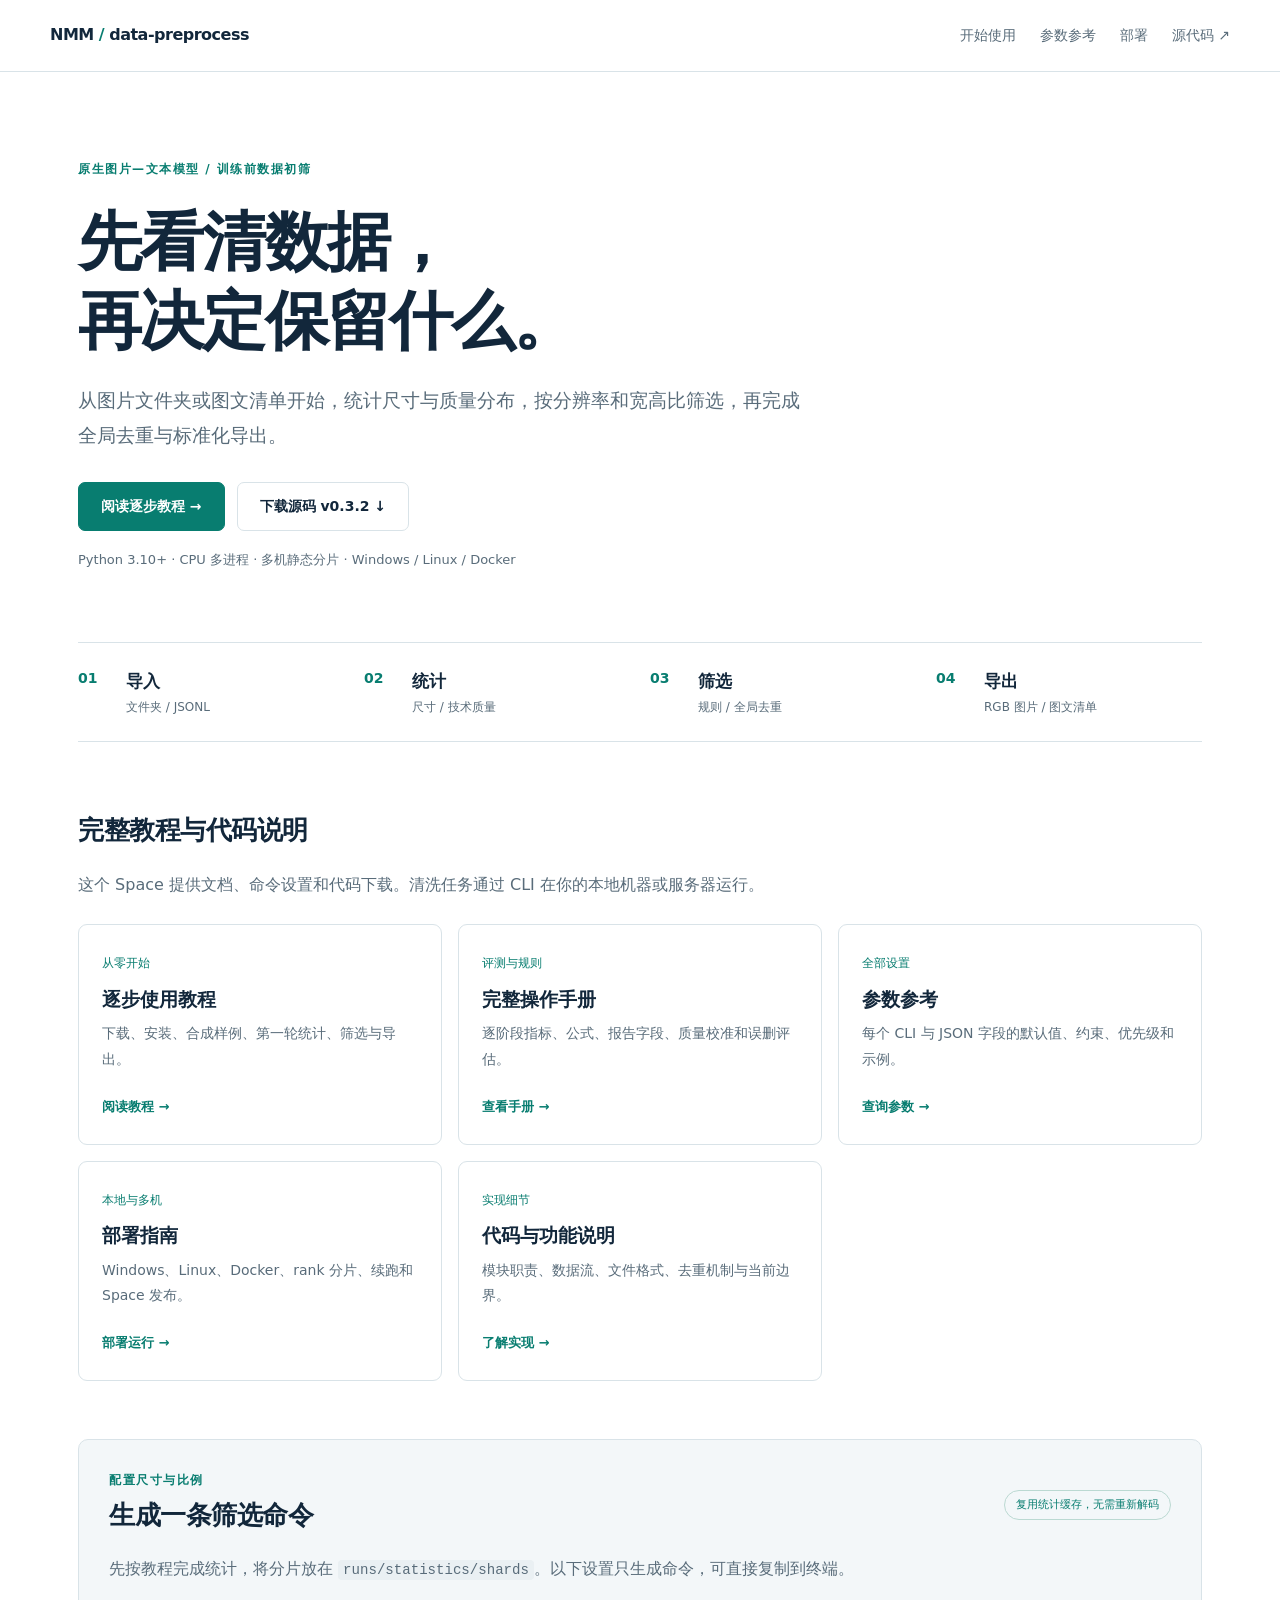
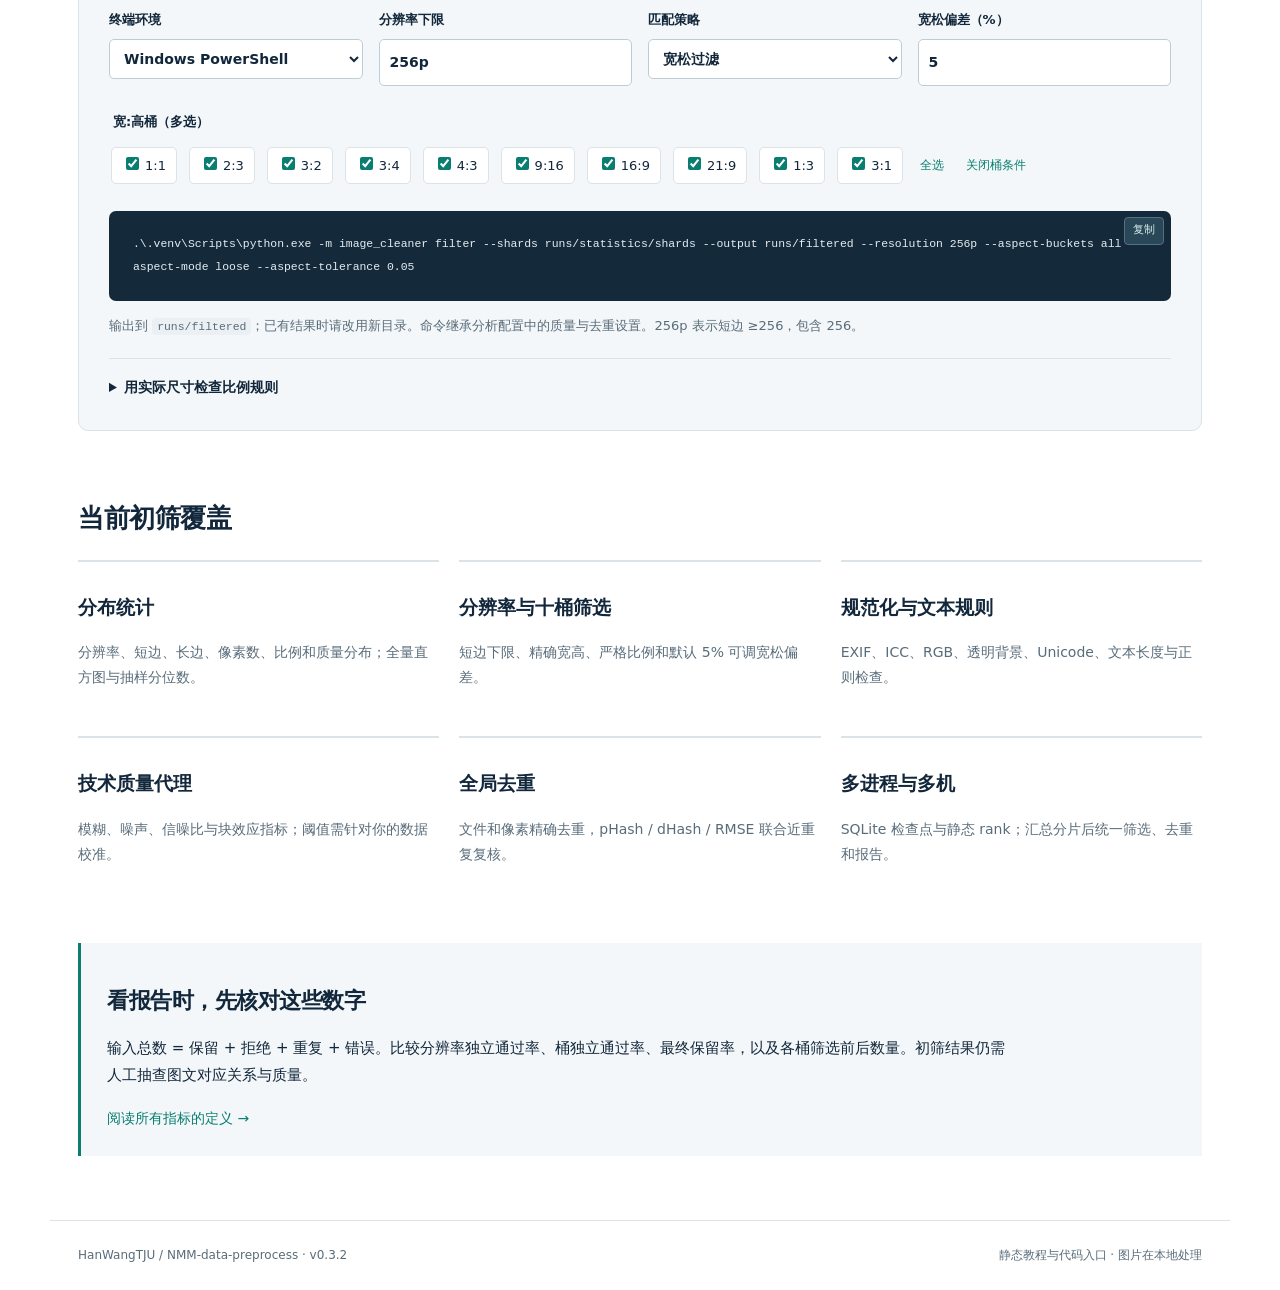
<file: index.html>
<!doctype html>
<html lang="zh-CN">
<head><meta charset="utf-8"><meta name="viewport" content="width=device-width,initial-scale=1"><meta name="description" content="&#22270;&#29255;&#25991;&#26412;&#25968;&#25454;&#21021;&#31579;&#20195;&#30721;&#12289;&#20998;&#24067;&#32479;&#35745;&#12289;&#23610;&#23544;&#19982;&#23485;&#39640;&#27604;&#31579;&#36873;&#12289;&#36136;&#37327;&#25351;&#26631;&#12289;&#21435;&#37325;&#21644;&#22810;&#26426;&#37096;&#32626;&#25945;&#31243;&#12290;"><title>NMM-data-preprocess &#183; &#22270;&#29255;&#25991;&#26412;&#25968;&#25454;&#21021;&#31579;</title><link rel="stylesheet" href="assets/style.css"><script defer src="assets/app.js"></script></head>
<body>
<header class="topbar"><a class="brand" href="index.html">NMM<span> / </span>data-preprocess</a><nav aria-label="&#20027;&#35201;&#23548;&#33322;"><a href="manual/QUICKSTART.html">&#24320;&#22987;&#20351;&#29992;</a><a href="manual/PARAMETERS.html">&#21442;&#25968;&#21442;&#32771;</a><a href="manual/DEPLOYMENT.html">&#37096;&#32626;</a><a href="https://huggingface.co/spaces/HanWangTJU/NMM-data-preprocess/tree/main" target="_blank" rel="noopener">&#28304;&#20195;&#30721; &#8599;</a></nav></header>
<main class="landing">
<section class="hero"><p class="eyebrow">&#21407;&#29983;&#22270;&#29255;&#8212;&#25991;&#26412;&#27169;&#22411; / &#35757;&#32451;&#21069;&#25968;&#25454;&#21021;&#31579;</p><h1>&#20808;&#30475;&#28165;&#25968;&#25454;&#65292;<br>&#20877;&#20915;&#23450;&#20445;&#30041;&#20160;&#20040;&#12290;</h1><p class="lead">&#20174;&#22270;&#29255;&#25991;&#20214;&#22841;&#25110;&#22270;&#25991;&#28165;&#21333;&#24320;&#22987;&#65292;&#32479;&#35745;&#23610;&#23544;&#19982;&#36136;&#37327;&#20998;&#24067;&#65292;&#25353;&#20998;&#36776;&#29575;&#21644;&#23485;&#39640;&#27604;&#31579;&#36873;&#65292;&#20877;&#23436;&#25104;&#20840;&#23616;&#21435;&#37325;&#19982;&#26631;&#20934;&#21270;&#23548;&#20986;&#12290;</p><div class="actions"><a class="button primary" href="manual/QUICKSTART.html">&#38405;&#35835;&#36880;&#27493;&#25945;&#31243; &#8594;</a><a class="button" href="downloads/NMM-data-preprocess-0.3.2.zip" download>&#19979;&#36733;&#28304;&#30721; v0.3.2 &#8595;</a></div><p class="note">Python 3.10+ &#183; CPU &#22810;&#36827;&#31243; &#183; &#22810;&#26426;&#38745;&#24577;&#20998;&#29255; &#183; Windows / Linux / Docker</p></section>
<section class="pipeline" aria-label="&#28165;&#27927;&#27969;&#31243;"><div><b>01</b><strong>&#23548;&#20837;</strong><span>&#25991;&#20214;&#22841; / JSONL</span></div><div><b>02</b><strong>&#32479;&#35745;</strong><span>&#23610;&#23544; / &#25216;&#26415;&#36136;&#37327;</span></div><div><b>03</b><strong>&#31579;&#36873;</strong><span>&#35268;&#21017; / &#20840;&#23616;&#21435;&#37325;</span></div><div><b>04</b><strong>&#23548;&#20986;</strong><span>RGB &#22270;&#29255; / &#22270;&#25991;&#28165;&#21333;</span></div></section>
<section class="intro"><h2>&#23436;&#25972;&#25945;&#31243;&#19982;&#20195;&#30721;&#35828;&#26126;</h2><p>&#36825;&#20010; Space &#25552;&#20379;&#25991;&#26723;&#12289;&#21629;&#20196;&#35774;&#32622;&#21644;&#20195;&#30721;&#19979;&#36733;&#12290;&#28165;&#27927;&#20219;&#21153;&#36890;&#36807; CLI &#22312;&#20320;&#30340;&#26412;&#22320;&#26426;&#22120;&#25110;&#26381;&#21153;&#22120;&#36816;&#34892;&#12290;</p><div class="guide-grid"><a class="guide" href="manual/QUICKSTART.html"><small>&#20174;&#38646;&#24320;&#22987;</small><h3>&#36880;&#27493;&#20351;&#29992;&#25945;&#31243;</h3><p>&#19979;&#36733;&#12289;&#23433;&#35013;&#12289;&#21512;&#25104;&#26679;&#20363;&#12289;&#31532;&#19968;&#36718;&#32479;&#35745;&#12289;&#31579;&#36873;&#19982;&#23548;&#20986;&#12290;</p><span>&#38405;&#35835;&#25945;&#31243; &#8594;</span></a><a class="guide" href="manual/USAGE.html"><small>&#35780;&#27979;&#19982;&#35268;&#21017;</small><h3>&#23436;&#25972;&#25805;&#20316;&#25163;&#20876;</h3><p>&#36880;&#38454;&#27573;&#25351;&#26631;&#12289;&#20844;&#24335;&#12289;&#25253;&#21578;&#23383;&#27573;&#12289;&#36136;&#37327;&#26657;&#20934;&#21644;&#35823;&#21024;&#35780;&#20272;&#12290;</p><span>&#26597;&#30475;&#25163;&#20876; &#8594;</span></a><a class="guide" href="manual/PARAMETERS.html"><small>&#20840;&#37096;&#35774;&#32622;</small><h3>&#21442;&#25968;&#21442;&#32771;</h3><p>&#27599;&#20010; CLI &#19982; JSON &#23383;&#27573;&#30340;&#40664;&#35748;&#20540;&#12289;&#32422;&#26463;&#12289;&#20248;&#20808;&#32423;&#21644;&#31034;&#20363;&#12290;</p><span>&#26597;&#35810;&#21442;&#25968; &#8594;</span></a><a class="guide" href="manual/DEPLOYMENT.html"><small>&#26412;&#22320;&#19982;&#22810;&#26426;</small><h3>&#37096;&#32626;&#25351;&#21335;</h3><p>Windows&#12289;Linux&#12289;Docker&#12289;rank &#20998;&#29255;&#12289;&#32493;&#36305;&#21644; Space &#21457;&#24067;&#12290;</p><span>&#37096;&#32626;&#36816;&#34892; &#8594;</span></a><a class="guide" href="manual/ARCHITECTURE.html"><small>&#23454;&#29616;&#32454;&#33410;</small><h3>&#20195;&#30721;&#19982;&#21151;&#33021;&#35828;&#26126;</h3><p>&#27169;&#22359;&#32844;&#36131;&#12289;&#25968;&#25454;&#27969;&#12289;&#25991;&#20214;&#26684;&#24335;&#12289;&#21435;&#37325;&#26426;&#21046;&#19982;&#24403;&#21069;&#36793;&#30028;&#12290;</p><span>&#20102;&#35299;&#23454;&#29616; &#8594;</span></a></div></section>
<section class="generator" id="commands"><div class="section-heading"><div><p class="eyebrow">&#37197;&#32622;&#23610;&#23544;&#19982;&#27604;&#20363;</p><h2>&#29983;&#25104;&#19968;&#26465;&#31579;&#36873;&#21629;&#20196;</h2></div><span class="tag">&#22797;&#29992;&#32479;&#35745;&#32531;&#23384;&#65292;&#26080;&#38656;&#37325;&#26032;&#35299;&#30721;</span></div><p>&#20808;&#25353;&#25945;&#31243;&#23436;&#25104;&#32479;&#35745;&#65292;&#23558;&#20998;&#29255;&#25918;&#22312; <code>runs/statistics/shards</code>&#12290;&#20197;&#19979;&#35774;&#32622;&#21482;&#29983;&#25104;&#21629;&#20196;&#65292;&#21487;&#30452;&#25509;&#22797;&#21046;&#21040;&#32456;&#31471;&#12290;</p><div class="form-grid"><label>&#32456;&#31471;&#29615;&#22659;<select id="platform"><option value="windows">Windows PowerShell</option><option value="linux">Linux Bash</option></select></label><label>&#20998;&#36776;&#29575;&#19979;&#38480;<input id="resolution" type="text" value="256p" placeholder="256p / 384x256 / any"></label><label>&#21305;&#37197;&#31574;&#30053;<select id="mode"><option value="loose">&#23485;&#26494;&#36807;&#28388;</option><option value="strict">&#20005;&#26684;&#36807;&#28388;</option></select></label><label>&#23485;&#26494;&#20559;&#24046;&#65288;%&#65289;<input id="tolerance" type="number" min="0" step="0.1" value="5"></label></div><fieldset class="buckets"><legend>&#23485;:&#39640;&#26742;&#65288;&#22810;&#36873;&#65289;</legend><label><input type="checkbox" name="bucket" value="1:1" checked>1:1</label><label><input type="checkbox" name="bucket" value="2:3" checked>2:3</label><label><input type="checkbox" name="bucket" value="3:2" checked>3:2</label><label><input type="checkbox" name="bucket" value="3:4" checked>3:4</label><label><input type="checkbox" name="bucket" value="4:3" checked>4:3</label><label><input type="checkbox" name="bucket" value="9:16" checked>9:16</label><label><input type="checkbox" name="bucket" value="16:9" checked>16:9</label><label><input type="checkbox" name="bucket" value="21:9" checked>21:9</label><label><input type="checkbox" name="bucket" value="1:3" checked>1:3</label><label><input type="checkbox" name="bucket" value="3:1" checked>3:1</label><button type="button" id="select-all">&#20840;&#36873;</button><button type="button" id="select-none">&#20851;&#38381;&#26742;&#26465;&#20214;</button></fieldset><p id="command-error" class="error" role="alert"></p><pre><code id="command"></code></pre><p class="note">&#36755;&#20986;&#21040; <code>runs/filtered</code>&#65307;&#24050;&#26377;&#32467;&#26524;&#26102;&#35831;&#25913;&#29992;&#26032;&#30446;&#24405;&#12290;&#21629;&#20196;&#32487;&#25215;&#20998;&#26512;&#37197;&#32622;&#20013;&#30340;&#36136;&#37327;&#19982;&#21435;&#37325;&#35774;&#32622;&#12290;256p &#34920;&#31034;&#30701;&#36793; &#8805;256&#65292;&#21253;&#21547; 256&#12290;</p>
<details><summary>&#29992;&#23454;&#38469;&#23610;&#23544;&#26816;&#26597;&#27604;&#20363;&#35268;&#21017;</summary><div class="form-grid"><label>&#22270;&#29255;&#23485;&#65288;&#20687;&#32032;&#65289;<input id="width" type="number" min="1" step="1" value="1050"></label><label>&#22270;&#29255;&#39640;&#65288;&#20687;&#32032;&#65289;<input id="height" type="number" min="1" step="1" value="1000"></label></div><p id="ratio-result" aria-live="polite"></p><p class="note">&#20559;&#24046; &#948;=max(r/b,b/r)&#8722;1&#65292;&#21253;&#21547;&#38408;&#20540;&#36793;&#30028;&#12290;&#23454;&#38469; CLI &#29992;&#31934;&#30830;&#20998;&#25968;&#27604;&#36739;&#65307;&#36825;&#37324;&#21482;&#23637;&#31034;&#25152;&#36873;&#26742;&#21644;&#20998;&#36776;&#29575;&#26465;&#20214;&#65292;&#19981;&#21028;&#26029;&#22270;&#29255;&#36136;&#37327;&#12289;&#25991;&#23383;&#21644;&#37325;&#22797;&#12290;</p></details></section>
<section class="features"><h2>&#24403;&#21069;&#21021;&#31579;&#35206;&#30422;</h2><div class="feature-grid"><article><h3>&#20998;&#24067;&#32479;&#35745;</h3><p>&#20998;&#36776;&#29575;&#12289;&#30701;&#36793;&#12289;&#38271;&#36793;&#12289;&#20687;&#32032;&#25968;&#12289;&#27604;&#20363;&#21644;&#36136;&#37327;&#20998;&#24067;&#65307;&#20840;&#37327;&#30452;&#26041;&#22270;&#19982;&#25277;&#26679;&#20998;&#20301;&#25968;&#12290;</p></article><article><h3>&#20998;&#36776;&#29575;&#19982;&#21313;&#26742;&#31579;&#36873;</h3><p>&#30701;&#36793;&#19979;&#38480;&#12289;&#31934;&#30830;&#23485;&#39640;&#12289;&#20005;&#26684;&#27604;&#20363;&#21644;&#40664;&#35748; 5% &#21487;&#35843;&#23485;&#26494;&#20559;&#24046;&#12290;</p></article><article><h3>&#35268;&#33539;&#21270;&#19982;&#25991;&#26412;&#35268;&#21017;</h3><p>EXIF&#12289;ICC&#12289;RGB&#12289;&#36879;&#26126;&#32972;&#26223;&#12289;Unicode&#12289;&#25991;&#26412;&#38271;&#24230;&#19982;&#27491;&#21017;&#26816;&#26597;&#12290;</p></article><article><h3>&#25216;&#26415;&#36136;&#37327;&#20195;&#29702;</h3><p>&#27169;&#31946;&#12289;&#22122;&#22768;&#12289;&#20449;&#22122;&#27604;&#19982;&#22359;&#25928;&#24212;&#25351;&#26631;&#65307;&#38408;&#20540;&#38656;&#38024;&#23545;&#20320;&#30340;&#25968;&#25454;&#26657;&#20934;&#12290;</p></article><article><h3>&#20840;&#23616;&#21435;&#37325;</h3><p>&#25991;&#20214;&#21644;&#20687;&#32032;&#31934;&#30830;&#21435;&#37325;&#65292;pHash / dHash / RMSE &#32852;&#21512;&#36817;&#37325;&#22797;&#22797;&#26680;&#12290;</p></article><article><h3>&#22810;&#36827;&#31243;&#19982;&#22810;&#26426;</h3><p>SQLite &#26816;&#26597;&#28857;&#19982;&#38745;&#24577; rank&#65307;&#27719;&#24635;&#20998;&#29255;&#21518;&#32479;&#19968;&#31579;&#36873;&#12289;&#21435;&#37325;&#21644;&#25253;&#21578;&#12290;</p></article></div></section>
<section class="callout"><h2>&#30475;&#25253;&#21578;&#26102;&#65292;&#20808;&#26680;&#23545;&#36825;&#20123;&#25968;&#23383;</h2><p>&#36755;&#20837;&#24635;&#25968; = &#20445;&#30041; + &#25298;&#32477; + &#37325;&#22797; + &#38169;&#35823;&#12290;&#27604;&#36739;&#20998;&#36776;&#29575;&#29420;&#31435;&#36890;&#36807;&#29575;&#12289;&#26742;&#29420;&#31435;&#36890;&#36807;&#29575;&#12289;&#26368;&#32456;&#20445;&#30041;&#29575;&#65292;&#20197;&#21450;&#21508;&#26742;&#31579;&#36873;&#21069;&#21518;&#25968;&#37327;&#12290;&#21021;&#31579;&#32467;&#26524;&#20173;&#38656;&#20154;&#24037;&#25277;&#26597;&#22270;&#25991;&#23545;&#24212;&#20851;&#31995;&#19982;&#36136;&#37327;&#12290;</p><a href="manual/USAGE.html">&#38405;&#35835;&#25152;&#26377;&#25351;&#26631;&#30340;&#23450;&#20041; &#8594;</a></section>
</main><footer>HanWangTJU / NMM-data-preprocess &#183; v0.3.2<span>&#38745;&#24577;&#25945;&#31243;&#19982;&#20195;&#30721;&#20837;&#21475; &#183; &#22270;&#29255;&#22312;&#26412;&#22320;&#22788;&#29702;</span></footer>
</body></html>
</file>
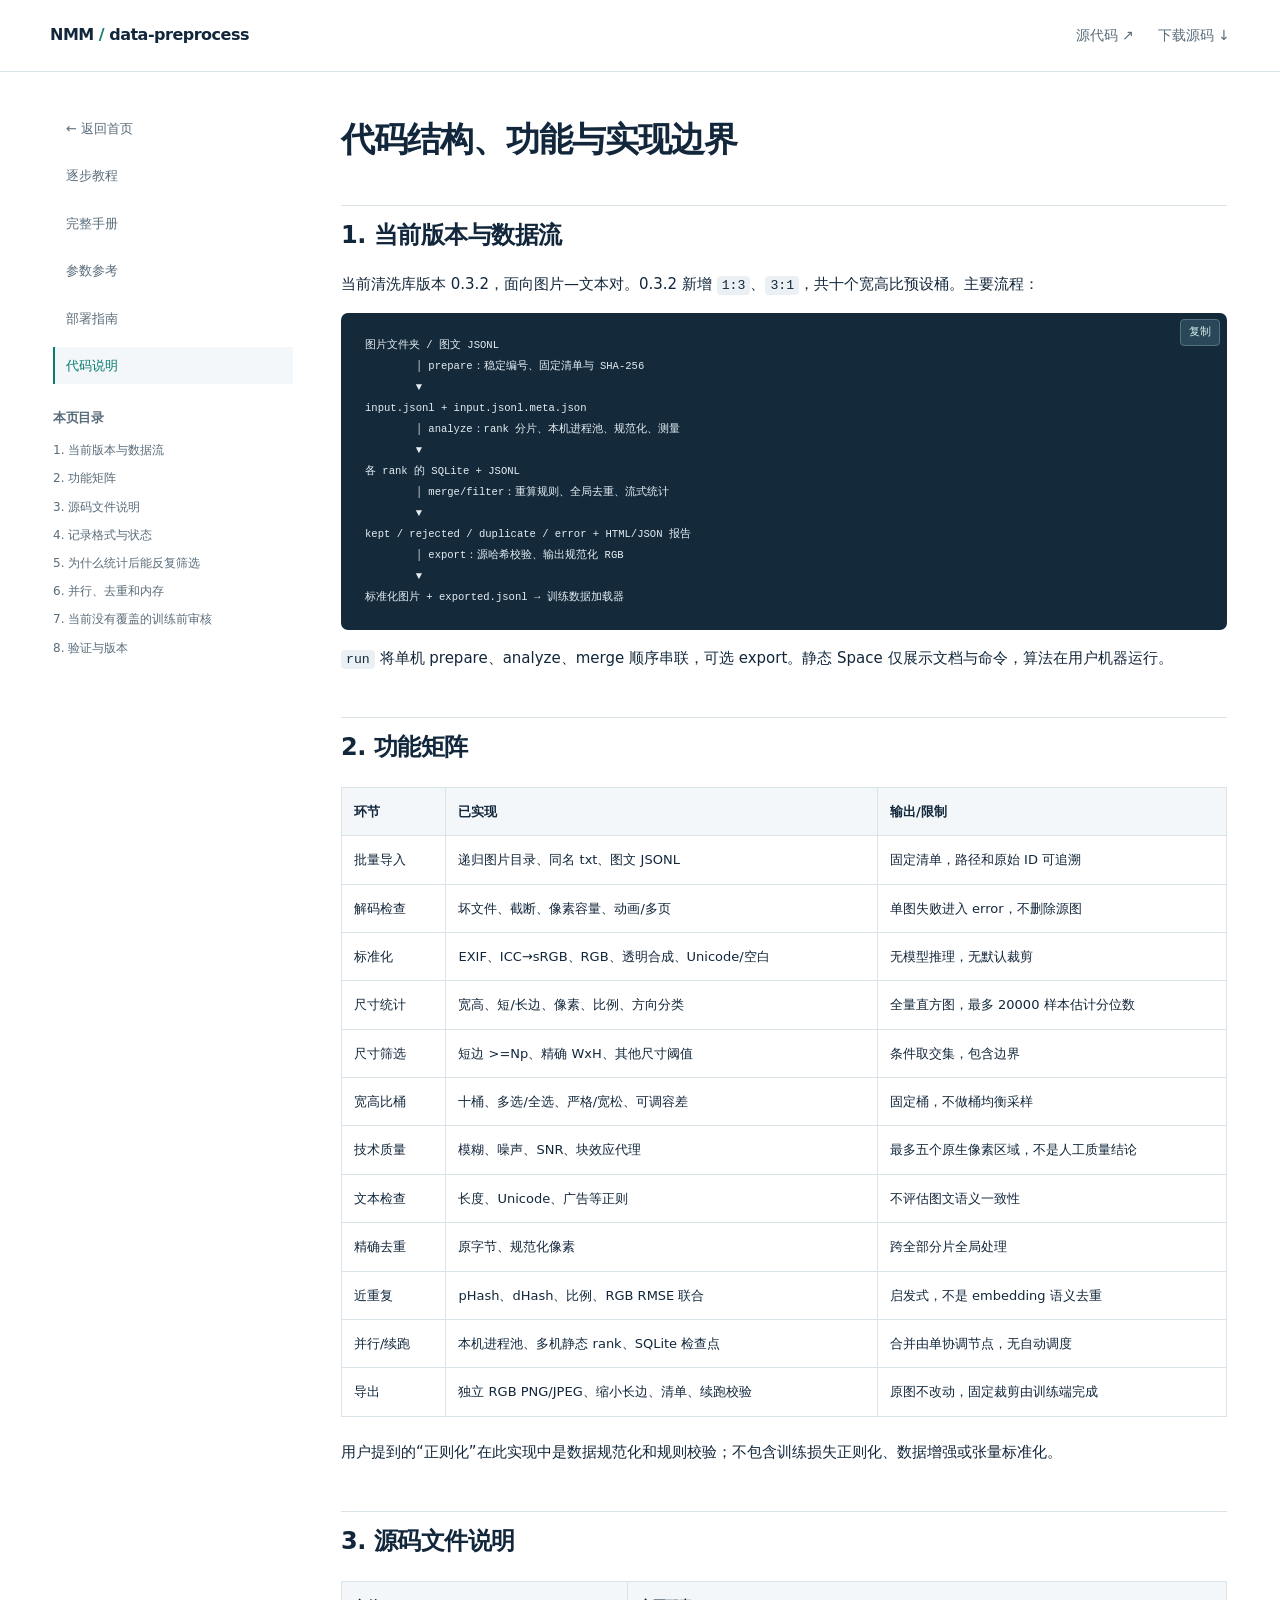
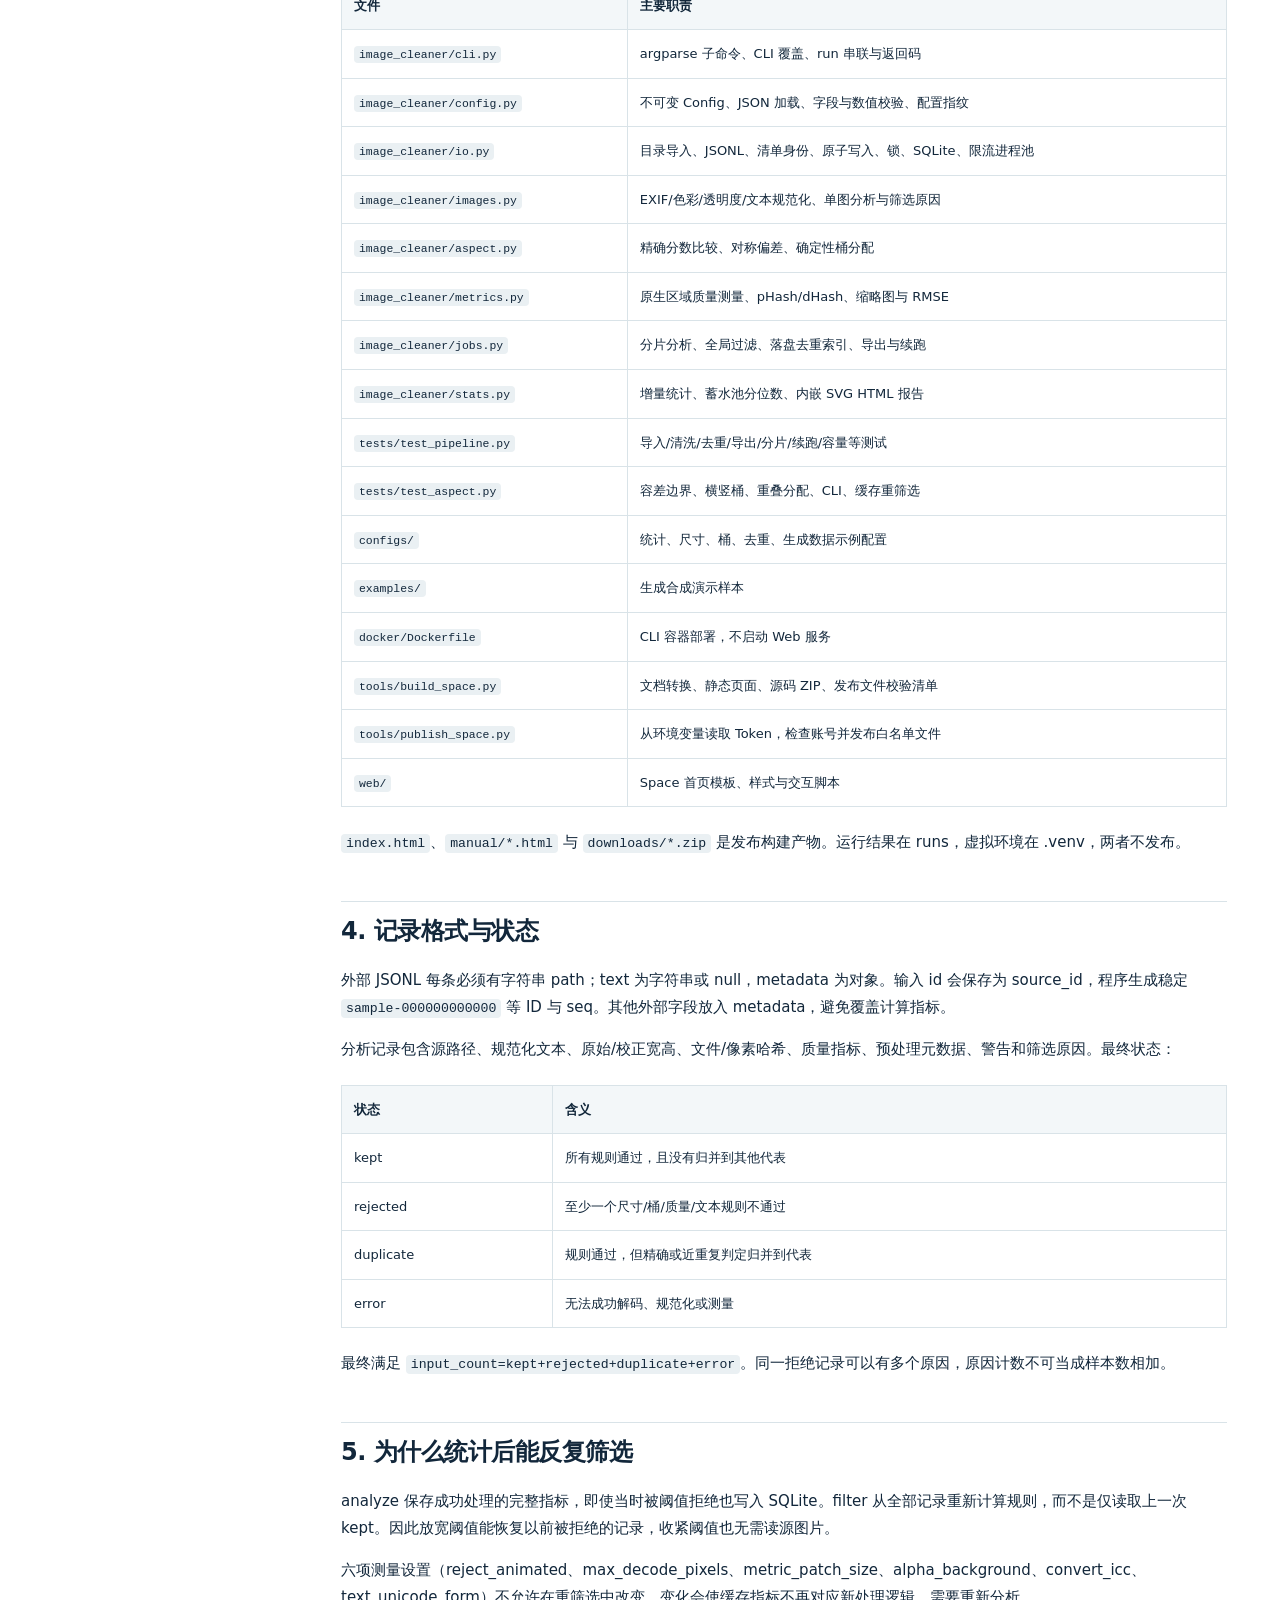
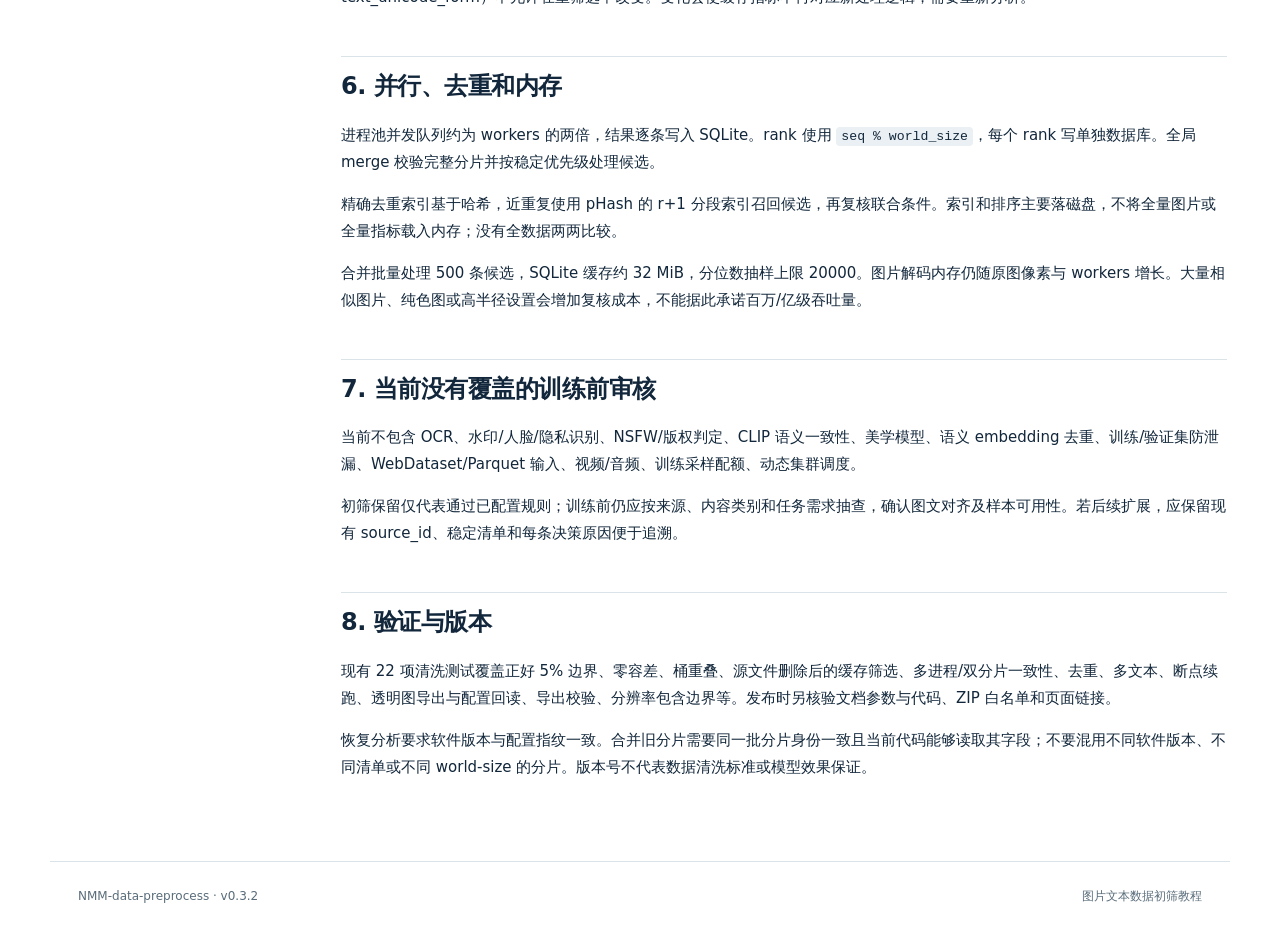
<file: manual/ARCHITECTURE.html>
<!doctype html><html lang="zh-CN"><head><meta charset="utf-8"><meta name="viewport" content="width=device-width,initial-scale=1"><title>&#20195;&#30721;&#35828;&#26126; &#183; NMM-data-preprocess</title><link rel="stylesheet" href="../assets/style.css"><script defer src="../assets/app.js"></script></head><body><header class="topbar"><a class="brand" href="../index.html">NMM<span> / </span>data-preprocess</a><nav><a href="https://huggingface.co/spaces/HanWangTJU/NMM-data-preprocess/tree/main">&#28304;&#20195;&#30721; &#8599;</a><a href="../downloads/NMM-data-preprocess-0.3.2.zip" download>&#19979;&#36733;&#28304;&#30721; &#8595;</a></nav></header><div class="manual-layout"><aside class="sidebar"><a href="../index.html">&#8592; &#36820;&#22238;&#39318;&#39029;</a><a class="" href="QUICKSTART.html">&#36880;&#27493;&#25945;&#31243;</a><a class="" href="USAGE.html">&#23436;&#25972;&#25163;&#20876;</a><a class="" href="PARAMETERS.html">&#21442;&#25968;&#21442;&#32771;</a><a class="" href="DEPLOYMENT.html">&#37096;&#32626;&#25351;&#21335;</a><a class="active" href="ARCHITECTURE.html">&#20195;&#30721;&#35828;&#26126;</a><h2>&#26412;&#39029;&#30446;&#24405;</h2><div class="toc">
<ul>
<li><a href="#1-&#24403;&#21069;&#29256;&#26412;&#19982;&#25968;&#25454;&#27969;">1. &#24403;&#21069;&#29256;&#26412;&#19982;&#25968;&#25454;&#27969;</a></li>
<li><a href="#2-&#21151;&#33021;&#30697;&#38453;">2. &#21151;&#33021;&#30697;&#38453;</a></li>
<li><a href="#3-&#28304;&#30721;&#25991;&#20214;&#35828;&#26126;">3. &#28304;&#30721;&#25991;&#20214;&#35828;&#26126;</a></li>
<li><a href="#4-&#35760;&#24405;&#26684;&#24335;&#19982;&#29366;&#24577;">4. &#35760;&#24405;&#26684;&#24335;&#19982;&#29366;&#24577;</a></li>
<li><a href="#5-&#20026;&#20160;&#20040;&#32479;&#35745;&#21518;&#33021;&#21453;&#22797;&#31579;&#36873;">5. &#20026;&#20160;&#20040;&#32479;&#35745;&#21518;&#33021;&#21453;&#22797;&#31579;&#36873;</a></li>
<li><a href="#6-&#24182;&#34892;&#21435;&#37325;&#21644;&#20869;&#23384;">6. &#24182;&#34892;&#12289;&#21435;&#37325;&#21644;&#20869;&#23384;</a></li>
<li><a href="#7-&#24403;&#21069;&#27809;&#26377;&#35206;&#30422;&#30340;&#35757;&#32451;&#21069;&#23457;&#26680;">7. &#24403;&#21069;&#27809;&#26377;&#35206;&#30422;&#30340;&#35757;&#32451;&#21069;&#23457;&#26680;</a></li>
<li><a href="#8-&#39564;&#35777;&#19982;&#29256;&#26412;">8. &#39564;&#35777;&#19982;&#29256;&#26412;</a></li>
</ul>
</div>
</aside><main class="manual"><h1 id="&#20195;&#30721;&#32467;&#26500;&#21151;&#33021;&#19982;&#23454;&#29616;&#36793;&#30028;">&#20195;&#30721;&#32467;&#26500;&#12289;&#21151;&#33021;&#19982;&#23454;&#29616;&#36793;&#30028;</h1>
<h2 id="1-&#24403;&#21069;&#29256;&#26412;&#19982;&#25968;&#25454;&#27969;">1. &#24403;&#21069;&#29256;&#26412;&#19982;&#25968;&#25454;&#27969;</h2>
<p>&#24403;&#21069;&#28165;&#27927;&#24211;&#29256;&#26412; 0.3.2&#65292;&#38754;&#21521;&#22270;&#29255;&#8212;&#25991;&#26412;&#23545;&#12290;0.3.2 &#26032;&#22686; <code>1:3</code>&#12289;<code>3:1</code>&#65292;&#20849;&#21313;&#20010;&#23485;&#39640;&#27604;&#39044;&#35774;&#26742;&#12290;&#20027;&#35201;&#27969;&#31243;&#65306;</p>
<pre><code class="language-text">&#22270;&#29255;&#25991;&#20214;&#22841; / &#22270;&#25991; JSONL
        &#9474; prepare&#65306;&#31283;&#23450;&#32534;&#21495;&#12289;&#22266;&#23450;&#28165;&#21333;&#19982; SHA-256
        &#9660;
input.jsonl + input.jsonl.meta.json
        &#9474; analyze&#65306;rank &#20998;&#29255;&#12289;&#26412;&#26426;&#36827;&#31243;&#27744;&#12289;&#35268;&#33539;&#21270;&#12289;&#27979;&#37327;
        &#9660;
&#21508; rank &#30340; SQLite + JSONL
        &#9474; merge/filter&#65306;&#37325;&#31639;&#35268;&#21017;&#12289;&#20840;&#23616;&#21435;&#37325;&#12289;&#27969;&#24335;&#32479;&#35745;
        &#9660;
kept / rejected / duplicate / error + HTML/JSON &#25253;&#21578;
        &#9474; export&#65306;&#28304;&#21704;&#24076;&#26657;&#39564;&#12289;&#36755;&#20986;&#35268;&#33539;&#21270; RGB
        &#9660;
&#26631;&#20934;&#21270;&#22270;&#29255; + exported.jsonl &#8594; &#35757;&#32451;&#25968;&#25454;&#21152;&#36733;&#22120;
</code></pre>
<p><code>run</code> &#23558;&#21333;&#26426; prepare&#12289;analyze&#12289;merge &#39034;&#24207;&#20018;&#32852;&#65292;&#21487;&#36873; export&#12290;&#38745;&#24577; Space &#20165;&#23637;&#31034;&#25991;&#26723;&#19982;&#21629;&#20196;&#65292;&#31639;&#27861;&#22312;&#29992;&#25143;&#26426;&#22120;&#36816;&#34892;&#12290;</p>
<h2 id="2-&#21151;&#33021;&#30697;&#38453;">2. &#21151;&#33021;&#30697;&#38453;</h2>
<table>
<thead>
<tr>
<th>&#29615;&#33410;</th>
<th>&#24050;&#23454;&#29616;</th>
<th>&#36755;&#20986;/&#38480;&#21046;</th>
</tr>
</thead>
<tbody>
<tr>
<td>&#25209;&#37327;&#23548;&#20837;</td>
<td>&#36882;&#24402;&#22270;&#29255;&#30446;&#24405;&#12289;&#21516;&#21517; txt&#12289;&#22270;&#25991; JSONL</td>
<td>&#22266;&#23450;&#28165;&#21333;&#65292;&#36335;&#24452;&#21644;&#21407;&#22987; ID &#21487;&#36861;&#28335;</td>
</tr>
<tr>
<td>&#35299;&#30721;&#26816;&#26597;</td>
<td>&#22351;&#25991;&#20214;&#12289;&#25130;&#26029;&#12289;&#20687;&#32032;&#23481;&#37327;&#12289;&#21160;&#30011;/&#22810;&#39029;</td>
<td>&#21333;&#22270;&#22833;&#36133;&#36827;&#20837; error&#65292;&#19981;&#21024;&#38500;&#28304;&#22270;</td>
</tr>
<tr>
<td>&#26631;&#20934;&#21270;</td>
<td>EXIF&#12289;ICC&#8594;sRGB&#12289;RGB&#12289;&#36879;&#26126;&#21512;&#25104;&#12289;Unicode/&#31354;&#30333;</td>
<td>&#26080;&#27169;&#22411;&#25512;&#29702;&#65292;&#26080;&#40664;&#35748;&#35009;&#21098;</td>
</tr>
<tr>
<td>&#23610;&#23544;&#32479;&#35745;</td>
<td>&#23485;&#39640;&#12289;&#30701;/&#38271;&#36793;&#12289;&#20687;&#32032;&#12289;&#27604;&#20363;&#12289;&#26041;&#21521;&#20998;&#31867;</td>
<td>&#20840;&#37327;&#30452;&#26041;&#22270;&#65292;&#26368;&#22810; 20000 &#26679;&#26412;&#20272;&#35745;&#20998;&#20301;&#25968;</td>
</tr>
<tr>
<td>&#23610;&#23544;&#31579;&#36873;</td>
<td>&#30701;&#36793; &gt;=Np&#12289;&#31934;&#30830; WxH&#12289;&#20854;&#20182;&#23610;&#23544;&#38408;&#20540;</td>
<td>&#26465;&#20214;&#21462;&#20132;&#38598;&#65292;&#21253;&#21547;&#36793;&#30028;</td>
</tr>
<tr>
<td>&#23485;&#39640;&#27604;&#26742;</td>
<td>&#21313;&#26742;&#12289;&#22810;&#36873;/&#20840;&#36873;&#12289;&#20005;&#26684;/&#23485;&#26494;&#12289;&#21487;&#35843;&#23481;&#24046;</td>
<td>&#22266;&#23450;&#26742;&#65292;&#19981;&#20570;&#26742;&#22343;&#34913;&#37319;&#26679;</td>
</tr>
<tr>
<td>&#25216;&#26415;&#36136;&#37327;</td>
<td>&#27169;&#31946;&#12289;&#22122;&#22768;&#12289;SNR&#12289;&#22359;&#25928;&#24212;&#20195;&#29702;</td>
<td>&#26368;&#22810;&#20116;&#20010;&#21407;&#29983;&#20687;&#32032;&#21306;&#22495;&#65292;&#19981;&#26159;&#20154;&#24037;&#36136;&#37327;&#32467;&#35770;</td>
</tr>
<tr>
<td>&#25991;&#26412;&#26816;&#26597;</td>
<td>&#38271;&#24230;&#12289;Unicode&#12289;&#24191;&#21578;&#31561;&#27491;&#21017;</td>
<td>&#19981;&#35780;&#20272;&#22270;&#25991;&#35821;&#20041;&#19968;&#33268;&#24615;</td>
</tr>
<tr>
<td>&#31934;&#30830;&#21435;&#37325;</td>
<td>&#21407;&#23383;&#33410;&#12289;&#35268;&#33539;&#21270;&#20687;&#32032;</td>
<td>&#36328;&#20840;&#37096;&#20998;&#29255;&#20840;&#23616;&#22788;&#29702;</td>
</tr>
<tr>
<td>&#36817;&#37325;&#22797;</td>
<td>pHash&#12289;dHash&#12289;&#27604;&#20363;&#12289;RGB RMSE &#32852;&#21512;</td>
<td>&#21551;&#21457;&#24335;&#65292;&#19981;&#26159; embedding &#35821;&#20041;&#21435;&#37325;</td>
</tr>
<tr>
<td>&#24182;&#34892;/&#32493;&#36305;</td>
<td>&#26412;&#26426;&#36827;&#31243;&#27744;&#12289;&#22810;&#26426;&#38745;&#24577; rank&#12289;SQLite &#26816;&#26597;&#28857;</td>
<td>&#21512;&#24182;&#30001;&#21333;&#21327;&#35843;&#33410;&#28857;&#65292;&#26080;&#33258;&#21160;&#35843;&#24230;</td>
</tr>
<tr>
<td>&#23548;&#20986;</td>
<td>&#29420;&#31435; RGB PNG/JPEG&#12289;&#32553;&#23567;&#38271;&#36793;&#12289;&#28165;&#21333;&#12289;&#32493;&#36305;&#26657;&#39564;</td>
<td>&#21407;&#22270;&#19981;&#25913;&#21160;&#65292;&#22266;&#23450;&#35009;&#21098;&#30001;&#35757;&#32451;&#31471;&#23436;&#25104;</td>
</tr>
</tbody>
</table>
<p>&#29992;&#25143;&#25552;&#21040;&#30340;&#8220;&#27491;&#21017;&#21270;&#8221;&#22312;&#27492;&#23454;&#29616;&#20013;&#26159;&#25968;&#25454;&#35268;&#33539;&#21270;&#21644;&#35268;&#21017;&#26657;&#39564;&#65307;&#19981;&#21253;&#21547;&#35757;&#32451;&#25439;&#22833;&#27491;&#21017;&#21270;&#12289;&#25968;&#25454;&#22686;&#24378;&#25110;&#24352;&#37327;&#26631;&#20934;&#21270;&#12290;</p>
<h2 id="3-&#28304;&#30721;&#25991;&#20214;&#35828;&#26126;">3. &#28304;&#30721;&#25991;&#20214;&#35828;&#26126;</h2>
<table>
<thead>
<tr>
<th>&#25991;&#20214;</th>
<th>&#20027;&#35201;&#32844;&#36131;</th>
</tr>
</thead>
<tbody>
<tr>
<td><code>image_cleaner/cli.py</code></td>
<td>argparse &#23376;&#21629;&#20196;&#12289;CLI &#35206;&#30422;&#12289;run &#20018;&#32852;&#19982;&#36820;&#22238;&#30721;</td>
</tr>
<tr>
<td><code>image_cleaner/config.py</code></td>
<td>&#19981;&#21487;&#21464; Config&#12289;JSON &#21152;&#36733;&#12289;&#23383;&#27573;&#19982;&#25968;&#20540;&#26657;&#39564;&#12289;&#37197;&#32622;&#25351;&#32441;</td>
</tr>
<tr>
<td><code>image_cleaner/io.py</code></td>
<td>&#30446;&#24405;&#23548;&#20837;&#12289;JSONL&#12289;&#28165;&#21333;&#36523;&#20221;&#12289;&#21407;&#23376;&#20889;&#20837;&#12289;&#38145;&#12289;SQLite&#12289;&#38480;&#27969;&#36827;&#31243;&#27744;</td>
</tr>
<tr>
<td><code>image_cleaner/images.py</code></td>
<td>EXIF/&#33394;&#24425;/&#36879;&#26126;&#24230;/&#25991;&#26412;&#35268;&#33539;&#21270;&#12289;&#21333;&#22270;&#20998;&#26512;&#19982;&#31579;&#36873;&#21407;&#22240;</td>
</tr>
<tr>
<td><code>image_cleaner/aspect.py</code></td>
<td>&#31934;&#30830;&#20998;&#25968;&#27604;&#36739;&#12289;&#23545;&#31216;&#20559;&#24046;&#12289;&#30830;&#23450;&#24615;&#26742;&#20998;&#37197;</td>
</tr>
<tr>
<td><code>image_cleaner/metrics.py</code></td>
<td>&#21407;&#29983;&#21306;&#22495;&#36136;&#37327;&#27979;&#37327;&#12289;pHash/dHash&#12289;&#32553;&#30053;&#22270;&#19982; RMSE</td>
</tr>
<tr>
<td><code>image_cleaner/jobs.py</code></td>
<td>&#20998;&#29255;&#20998;&#26512;&#12289;&#20840;&#23616;&#36807;&#28388;&#12289;&#33853;&#30424;&#21435;&#37325;&#32034;&#24341;&#12289;&#23548;&#20986;&#19982;&#32493;&#36305;</td>
</tr>
<tr>
<td><code>image_cleaner/stats.py</code></td>
<td>&#22686;&#37327;&#32479;&#35745;&#12289;&#33988;&#27700;&#27744;&#20998;&#20301;&#25968;&#12289;&#20869;&#23884; SVG HTML &#25253;&#21578;</td>
</tr>
<tr>
<td><code>tests/test_pipeline.py</code></td>
<td>&#23548;&#20837;/&#28165;&#27927;/&#21435;&#37325;/&#23548;&#20986;/&#20998;&#29255;/&#32493;&#36305;/&#23481;&#37327;&#31561;&#27979;&#35797;</td>
</tr>
<tr>
<td><code>tests/test_aspect.py</code></td>
<td>&#23481;&#24046;&#36793;&#30028;&#12289;&#27178;&#31446;&#26742;&#12289;&#37325;&#21472;&#20998;&#37197;&#12289;CLI&#12289;&#32531;&#23384;&#37325;&#31579;&#36873;</td>
</tr>
<tr>
<td><code>configs/</code></td>
<td>&#32479;&#35745;&#12289;&#23610;&#23544;&#12289;&#26742;&#12289;&#21435;&#37325;&#12289;&#29983;&#25104;&#25968;&#25454;&#31034;&#20363;&#37197;&#32622;</td>
</tr>
<tr>
<td><code>examples/</code></td>
<td>&#29983;&#25104;&#21512;&#25104;&#28436;&#31034;&#26679;&#26412;</td>
</tr>
<tr>
<td><code>docker/Dockerfile</code></td>
<td>CLI &#23481;&#22120;&#37096;&#32626;&#65292;&#19981;&#21551;&#21160; Web &#26381;&#21153;</td>
</tr>
<tr>
<td><code>tools/build_space.py</code></td>
<td>&#25991;&#26723;&#36716;&#25442;&#12289;&#38745;&#24577;&#39029;&#38754;&#12289;&#28304;&#30721; ZIP&#12289;&#21457;&#24067;&#25991;&#20214;&#26657;&#39564;&#28165;&#21333;</td>
</tr>
<tr>
<td><code>tools/publish_space.py</code></td>
<td>&#20174;&#29615;&#22659;&#21464;&#37327;&#35835;&#21462; Token&#65292;&#26816;&#26597;&#36134;&#21495;&#24182;&#21457;&#24067;&#30333;&#21517;&#21333;&#25991;&#20214;</td>
</tr>
<tr>
<td><code>web/</code></td>
<td>Space &#39318;&#39029;&#27169;&#26495;&#12289;&#26679;&#24335;&#19982;&#20132;&#20114;&#33050;&#26412;</td>
</tr>
</tbody>
</table>
<p><code>index.html</code>&#12289;<code>manual/*.html</code> &#19982; <code>downloads/*.zip</code> &#26159;&#21457;&#24067;&#26500;&#24314;&#20135;&#29289;&#12290;&#36816;&#34892;&#32467;&#26524;&#22312; runs&#65292;&#34394;&#25311;&#29615;&#22659;&#22312; .venv&#65292;&#20004;&#32773;&#19981;&#21457;&#24067;&#12290;</p>
<h2 id="4-&#35760;&#24405;&#26684;&#24335;&#19982;&#29366;&#24577;">4. &#35760;&#24405;&#26684;&#24335;&#19982;&#29366;&#24577;</h2>
<p>&#22806;&#37096; JSONL &#27599;&#26465;&#24517;&#39035;&#26377;&#23383;&#31526;&#20018; path&#65307;text &#20026;&#23383;&#31526;&#20018;&#25110; null&#65292;metadata &#20026;&#23545;&#35937;&#12290;&#36755;&#20837; id &#20250;&#20445;&#23384;&#20026; source_id&#65292;&#31243;&#24207;&#29983;&#25104;&#31283;&#23450; <code>sample-000000000000</code> &#31561; ID &#19982; seq&#12290;&#20854;&#20182;&#22806;&#37096;&#23383;&#27573;&#25918;&#20837; metadata&#65292;&#36991;&#20813;&#35206;&#30422;&#35745;&#31639;&#25351;&#26631;&#12290;</p>
<p>&#20998;&#26512;&#35760;&#24405;&#21253;&#21547;&#28304;&#36335;&#24452;&#12289;&#35268;&#33539;&#21270;&#25991;&#26412;&#12289;&#21407;&#22987;/&#26657;&#27491;&#23485;&#39640;&#12289;&#25991;&#20214;/&#20687;&#32032;&#21704;&#24076;&#12289;&#36136;&#37327;&#25351;&#26631;&#12289;&#39044;&#22788;&#29702;&#20803;&#25968;&#25454;&#12289;&#35686;&#21578;&#21644;&#31579;&#36873;&#21407;&#22240;&#12290;&#26368;&#32456;&#29366;&#24577;&#65306;</p>
<table>
<thead>
<tr>
<th>&#29366;&#24577;</th>
<th>&#21547;&#20041;</th>
</tr>
</thead>
<tbody>
<tr>
<td>kept</td>
<td>&#25152;&#26377;&#35268;&#21017;&#36890;&#36807;&#65292;&#19988;&#27809;&#26377;&#24402;&#24182;&#21040;&#20854;&#20182;&#20195;&#34920;</td>
</tr>
<tr>
<td>rejected</td>
<td>&#33267;&#23569;&#19968;&#20010;&#23610;&#23544;/&#26742;/&#36136;&#37327;/&#25991;&#26412;&#35268;&#21017;&#19981;&#36890;&#36807;</td>
</tr>
<tr>
<td>duplicate</td>
<td>&#35268;&#21017;&#36890;&#36807;&#65292;&#20294;&#31934;&#30830;&#25110;&#36817;&#37325;&#22797;&#21028;&#23450;&#24402;&#24182;&#21040;&#20195;&#34920;</td>
</tr>
<tr>
<td>error</td>
<td>&#26080;&#27861;&#25104;&#21151;&#35299;&#30721;&#12289;&#35268;&#33539;&#21270;&#25110;&#27979;&#37327;</td>
</tr>
</tbody>
</table>
<p>&#26368;&#32456;&#28385;&#36275; <code>input_count=kept+rejected+duplicate+error</code>&#12290;&#21516;&#19968;&#25298;&#32477;&#35760;&#24405;&#21487;&#20197;&#26377;&#22810;&#20010;&#21407;&#22240;&#65292;&#21407;&#22240;&#35745;&#25968;&#19981;&#21487;&#24403;&#25104;&#26679;&#26412;&#25968;&#30456;&#21152;&#12290;</p>
<h2 id="5-&#20026;&#20160;&#20040;&#32479;&#35745;&#21518;&#33021;&#21453;&#22797;&#31579;&#36873;">5. &#20026;&#20160;&#20040;&#32479;&#35745;&#21518;&#33021;&#21453;&#22797;&#31579;&#36873;</h2>
<p>analyze &#20445;&#23384;&#25104;&#21151;&#22788;&#29702;&#30340;&#23436;&#25972;&#25351;&#26631;&#65292;&#21363;&#20351;&#24403;&#26102;&#34987;&#38408;&#20540;&#25298;&#32477;&#20063;&#20889;&#20837; SQLite&#12290;filter &#20174;&#20840;&#37096;&#35760;&#24405;&#37325;&#26032;&#35745;&#31639;&#35268;&#21017;&#65292;&#32780;&#19981;&#26159;&#20165;&#35835;&#21462;&#19978;&#19968;&#27425; kept&#12290;&#22240;&#27492;&#25918;&#23485;&#38408;&#20540;&#33021;&#24674;&#22797;&#20197;&#21069;&#34987;&#25298;&#32477;&#30340;&#35760;&#24405;&#65292;&#25910;&#32039;&#38408;&#20540;&#20063;&#26080;&#38656;&#35835;&#28304;&#22270;&#29255;&#12290;</p>
<p>&#20845;&#39033;&#27979;&#37327;&#35774;&#32622;&#65288;reject_animated&#12289;max_decode_pixels&#12289;metric_patch_size&#12289;alpha_background&#12289;convert_icc&#12289;text_unicode_form&#65289;&#19981;&#20801;&#35768;&#22312;&#37325;&#31579;&#36873;&#20013;&#25913;&#21464;&#12290;&#21464;&#21270;&#20250;&#20351;&#32531;&#23384;&#25351;&#26631;&#19981;&#20877;&#23545;&#24212;&#26032;&#22788;&#29702;&#36923;&#36753;&#65292;&#38656;&#35201;&#37325;&#26032;&#20998;&#26512;&#12290;</p>
<h2 id="6-&#24182;&#34892;&#21435;&#37325;&#21644;&#20869;&#23384;">6. &#24182;&#34892;&#12289;&#21435;&#37325;&#21644;&#20869;&#23384;</h2>
<p>&#36827;&#31243;&#27744;&#24182;&#21457;&#38431;&#21015;&#32422;&#20026; workers &#30340;&#20004;&#20493;&#65292;&#32467;&#26524;&#36880;&#26465;&#20889;&#20837; SQLite&#12290;rank &#20351;&#29992; <code>seq % world_size</code>&#65292;&#27599;&#20010; rank &#20889;&#21333;&#29420;&#25968;&#25454;&#24211;&#12290;&#20840;&#23616; merge &#26657;&#39564;&#23436;&#25972;&#20998;&#29255;&#24182;&#25353;&#31283;&#23450;&#20248;&#20808;&#32423;&#22788;&#29702;&#20505;&#36873;&#12290;</p>
<p>&#31934;&#30830;&#21435;&#37325;&#32034;&#24341;&#22522;&#20110;&#21704;&#24076;&#65292;&#36817;&#37325;&#22797;&#20351;&#29992; pHash &#30340; r+1 &#20998;&#27573;&#32034;&#24341;&#21484;&#22238;&#20505;&#36873;&#65292;&#20877;&#22797;&#26680;&#32852;&#21512;&#26465;&#20214;&#12290;&#32034;&#24341;&#21644;&#25490;&#24207;&#20027;&#35201;&#33853;&#30913;&#30424;&#65292;&#19981;&#23558;&#20840;&#37327;&#22270;&#29255;&#25110;&#20840;&#37327;&#25351;&#26631;&#36733;&#20837;&#20869;&#23384;&#65307;&#27809;&#26377;&#20840;&#25968;&#25454;&#20004;&#20004;&#27604;&#36739;&#12290;</p>
<p>&#21512;&#24182;&#25209;&#37327;&#22788;&#29702; 500 &#26465;&#20505;&#36873;&#65292;SQLite &#32531;&#23384;&#32422; 32 MiB&#65292;&#20998;&#20301;&#25968;&#25277;&#26679;&#19978;&#38480; 20000&#12290;&#22270;&#29255;&#35299;&#30721;&#20869;&#23384;&#20173;&#38543;&#21407;&#22270;&#20687;&#32032;&#19982; workers &#22686;&#38271;&#12290;&#22823;&#37327;&#30456;&#20284;&#22270;&#29255;&#12289;&#32431;&#33394;&#22270;&#25110;&#39640;&#21322;&#24452;&#35774;&#32622;&#20250;&#22686;&#21152;&#22797;&#26680;&#25104;&#26412;&#65292;&#19981;&#33021;&#25454;&#27492;&#25215;&#35834;&#30334;&#19975;/&#20159;&#32423;&#21534;&#21520;&#37327;&#12290;</p>
<h2 id="7-&#24403;&#21069;&#27809;&#26377;&#35206;&#30422;&#30340;&#35757;&#32451;&#21069;&#23457;&#26680;">7. &#24403;&#21069;&#27809;&#26377;&#35206;&#30422;&#30340;&#35757;&#32451;&#21069;&#23457;&#26680;</h2>
<p>&#24403;&#21069;&#19981;&#21253;&#21547; OCR&#12289;&#27700;&#21360;/&#20154;&#33080;/&#38544;&#31169;&#35782;&#21035;&#12289;NSFW/&#29256;&#26435;&#21028;&#23450;&#12289;CLIP &#35821;&#20041;&#19968;&#33268;&#24615;&#12289;&#32654;&#23398;&#27169;&#22411;&#12289;&#35821;&#20041; embedding &#21435;&#37325;&#12289;&#35757;&#32451;/&#39564;&#35777;&#38598;&#38450;&#27844;&#28431;&#12289;WebDataset/Parquet &#36755;&#20837;&#12289;&#35270;&#39057;/&#38899;&#39057;&#12289;&#35757;&#32451;&#37319;&#26679;&#37197;&#39069;&#12289;&#21160;&#24577;&#38598;&#32676;&#35843;&#24230;&#12290;</p>
<p>&#21021;&#31579;&#20445;&#30041;&#20165;&#20195;&#34920;&#36890;&#36807;&#24050;&#37197;&#32622;&#35268;&#21017;&#65307;&#35757;&#32451;&#21069;&#20173;&#24212;&#25353;&#26469;&#28304;&#12289;&#20869;&#23481;&#31867;&#21035;&#21644;&#20219;&#21153;&#38656;&#27714;&#25277;&#26597;&#65292;&#30830;&#35748;&#22270;&#25991;&#23545;&#40784;&#21450;&#26679;&#26412;&#21487;&#29992;&#24615;&#12290;&#33509;&#21518;&#32493;&#25193;&#23637;&#65292;&#24212;&#20445;&#30041;&#29616;&#26377; source_id&#12289;&#31283;&#23450;&#28165;&#21333;&#21644;&#27599;&#26465;&#20915;&#31574;&#21407;&#22240;&#20415;&#20110;&#36861;&#28335;&#12290;</p>
<h2 id="8-&#39564;&#35777;&#19982;&#29256;&#26412;">8. &#39564;&#35777;&#19982;&#29256;&#26412;</h2>
<p>&#29616;&#26377; 22 &#39033;&#28165;&#27927;&#27979;&#35797;&#35206;&#30422;&#27491;&#22909; 5% &#36793;&#30028;&#12289;&#38646;&#23481;&#24046;&#12289;&#26742;&#37325;&#21472;&#12289;&#28304;&#25991;&#20214;&#21024;&#38500;&#21518;&#30340;&#32531;&#23384;&#31579;&#36873;&#12289;&#22810;&#36827;&#31243;/&#21452;&#20998;&#29255;&#19968;&#33268;&#24615;&#12289;&#21435;&#37325;&#12289;&#22810;&#25991;&#26412;&#12289;&#26029;&#28857;&#32493;&#36305;&#12289;&#36879;&#26126;&#22270;&#23548;&#20986;&#19982;&#37197;&#32622;&#22238;&#35835;&#12289;&#23548;&#20986;&#26657;&#39564;&#12289;&#20998;&#36776;&#29575;&#21253;&#21547;&#36793;&#30028;&#31561;&#12290;&#21457;&#24067;&#26102;&#21478;&#26680;&#39564;&#25991;&#26723;&#21442;&#25968;&#19982;&#20195;&#30721;&#12289;ZIP &#30333;&#21517;&#21333;&#21644;&#39029;&#38754;&#38142;&#25509;&#12290;</p>
<p>&#24674;&#22797;&#20998;&#26512;&#35201;&#27714;&#36719;&#20214;&#29256;&#26412;&#19982;&#37197;&#32622;&#25351;&#32441;&#19968;&#33268;&#12290;&#21512;&#24182;&#26087;&#20998;&#29255;&#38656;&#35201;&#21516;&#19968;&#25209;&#20998;&#29255;&#36523;&#20221;&#19968;&#33268;&#19988;&#24403;&#21069;&#20195;&#30721;&#33021;&#22815;&#35835;&#21462;&#20854;&#23383;&#27573;&#65307;&#19981;&#35201;&#28151;&#29992;&#19981;&#21516;&#36719;&#20214;&#29256;&#26412;&#12289;&#19981;&#21516;&#28165;&#21333;&#25110;&#19981;&#21516; world-size &#30340;&#20998;&#29255;&#12290;&#29256;&#26412;&#21495;&#19981;&#20195;&#34920;&#25968;&#25454;&#28165;&#27927;&#26631;&#20934;&#25110;&#27169;&#22411;&#25928;&#26524;&#20445;&#35777;&#12290;</p></main></div><footer>NMM-data-preprocess &#183; v0.3.2<span>&#22270;&#29255;&#25991;&#26412;&#25968;&#25454;&#21021;&#31579;&#25945;&#31243;</span></footer></body></html>
</file>
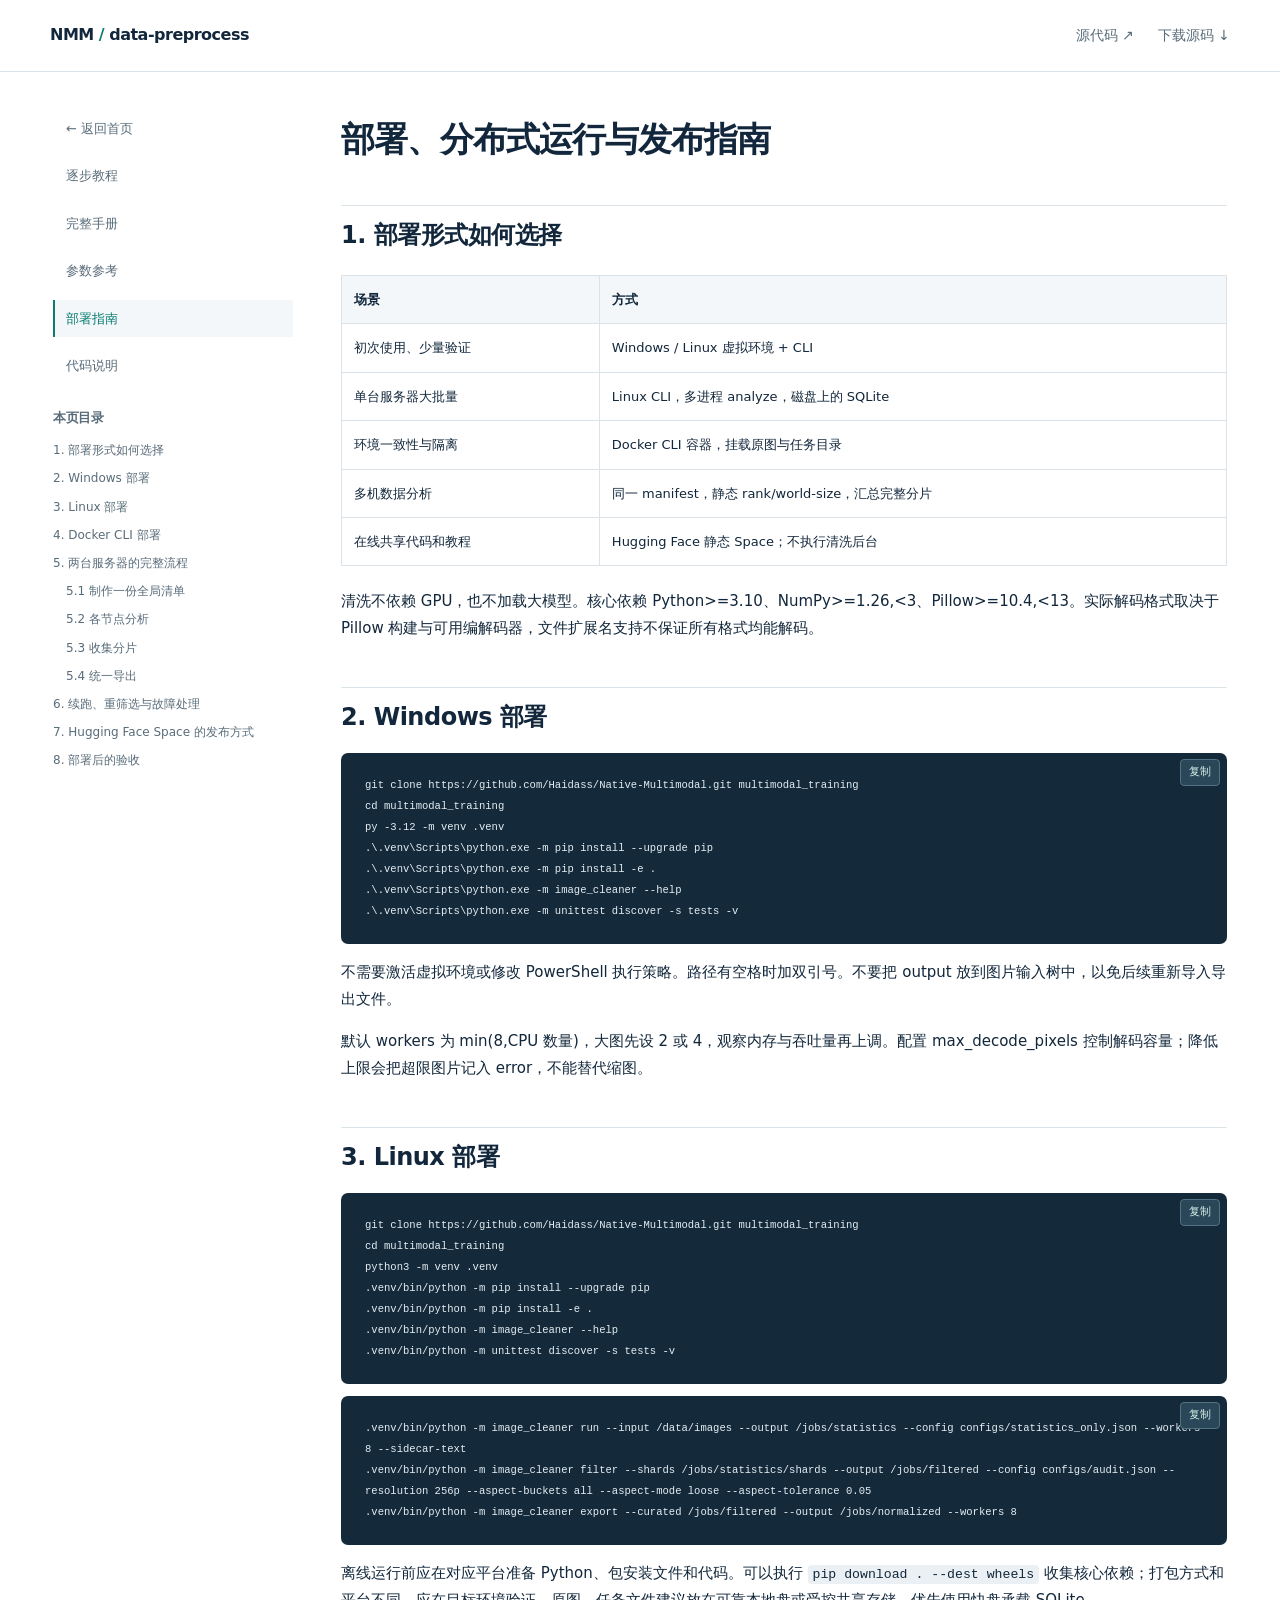
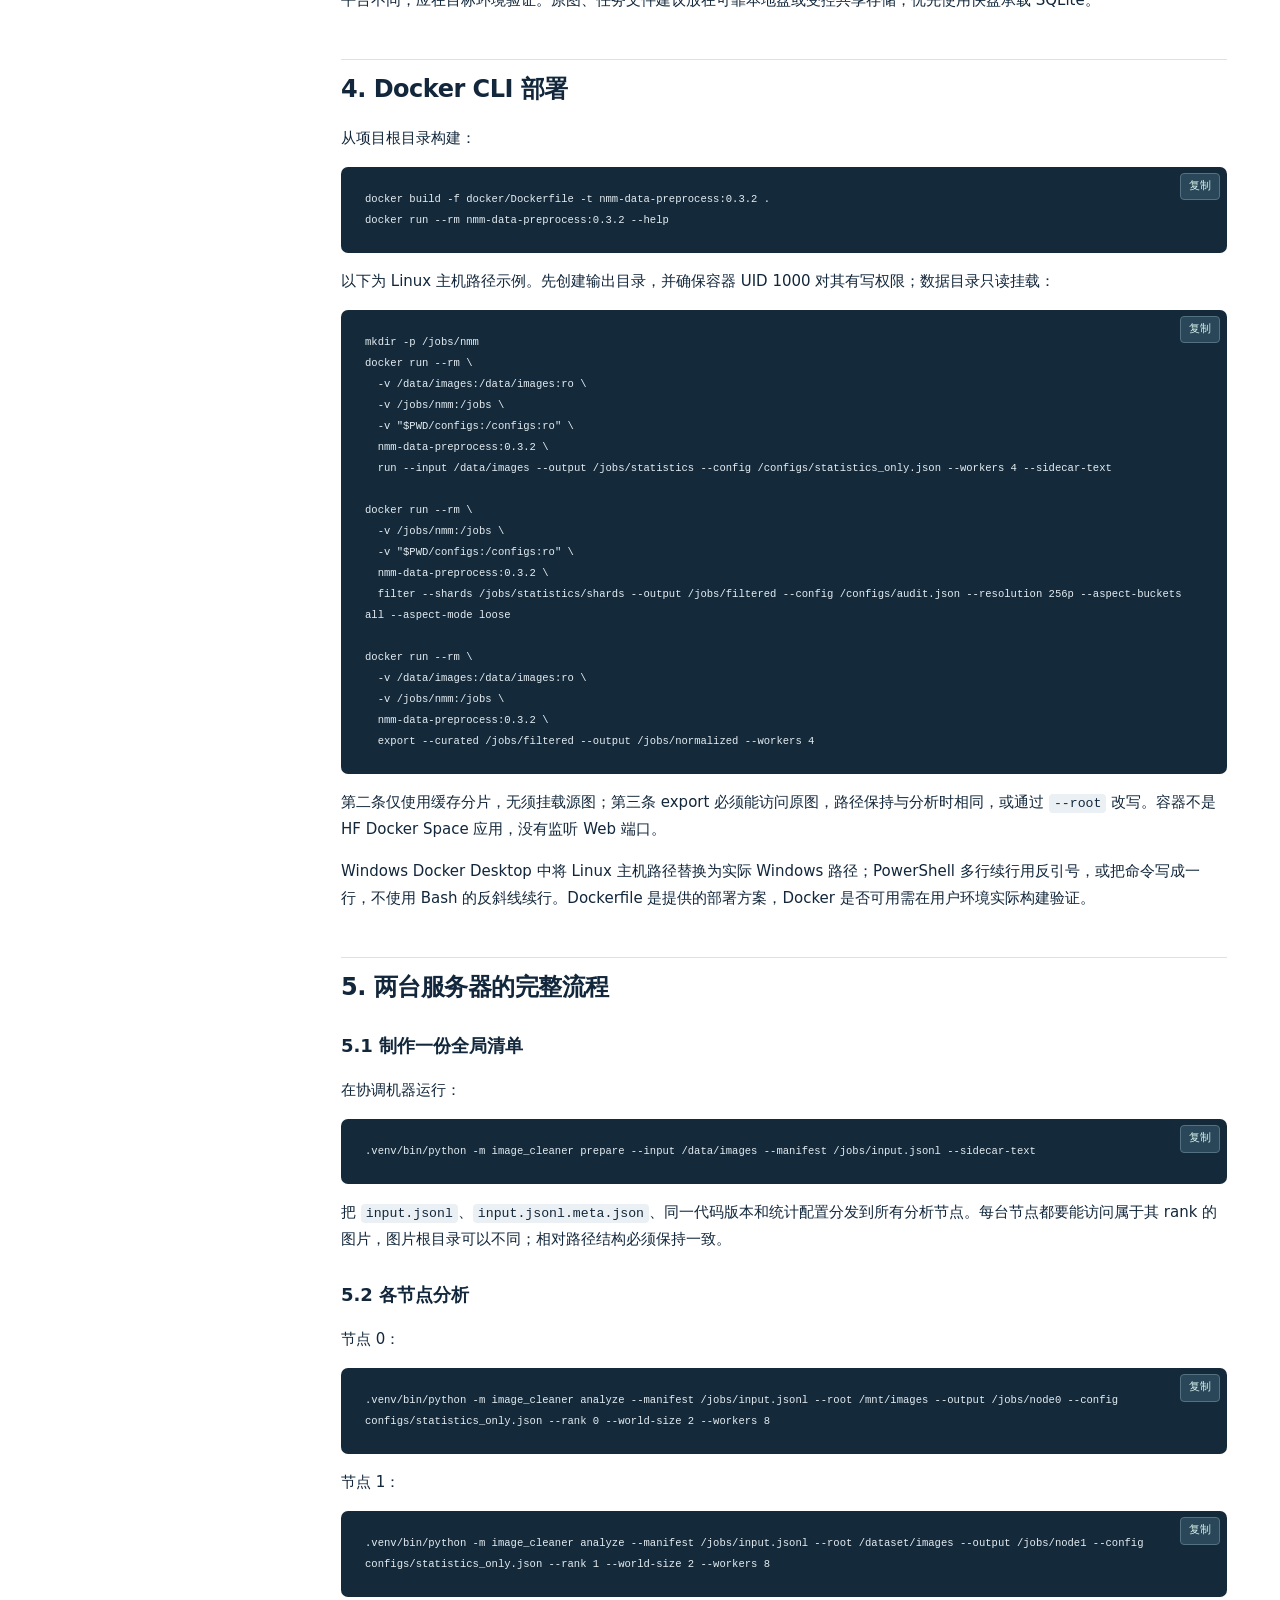
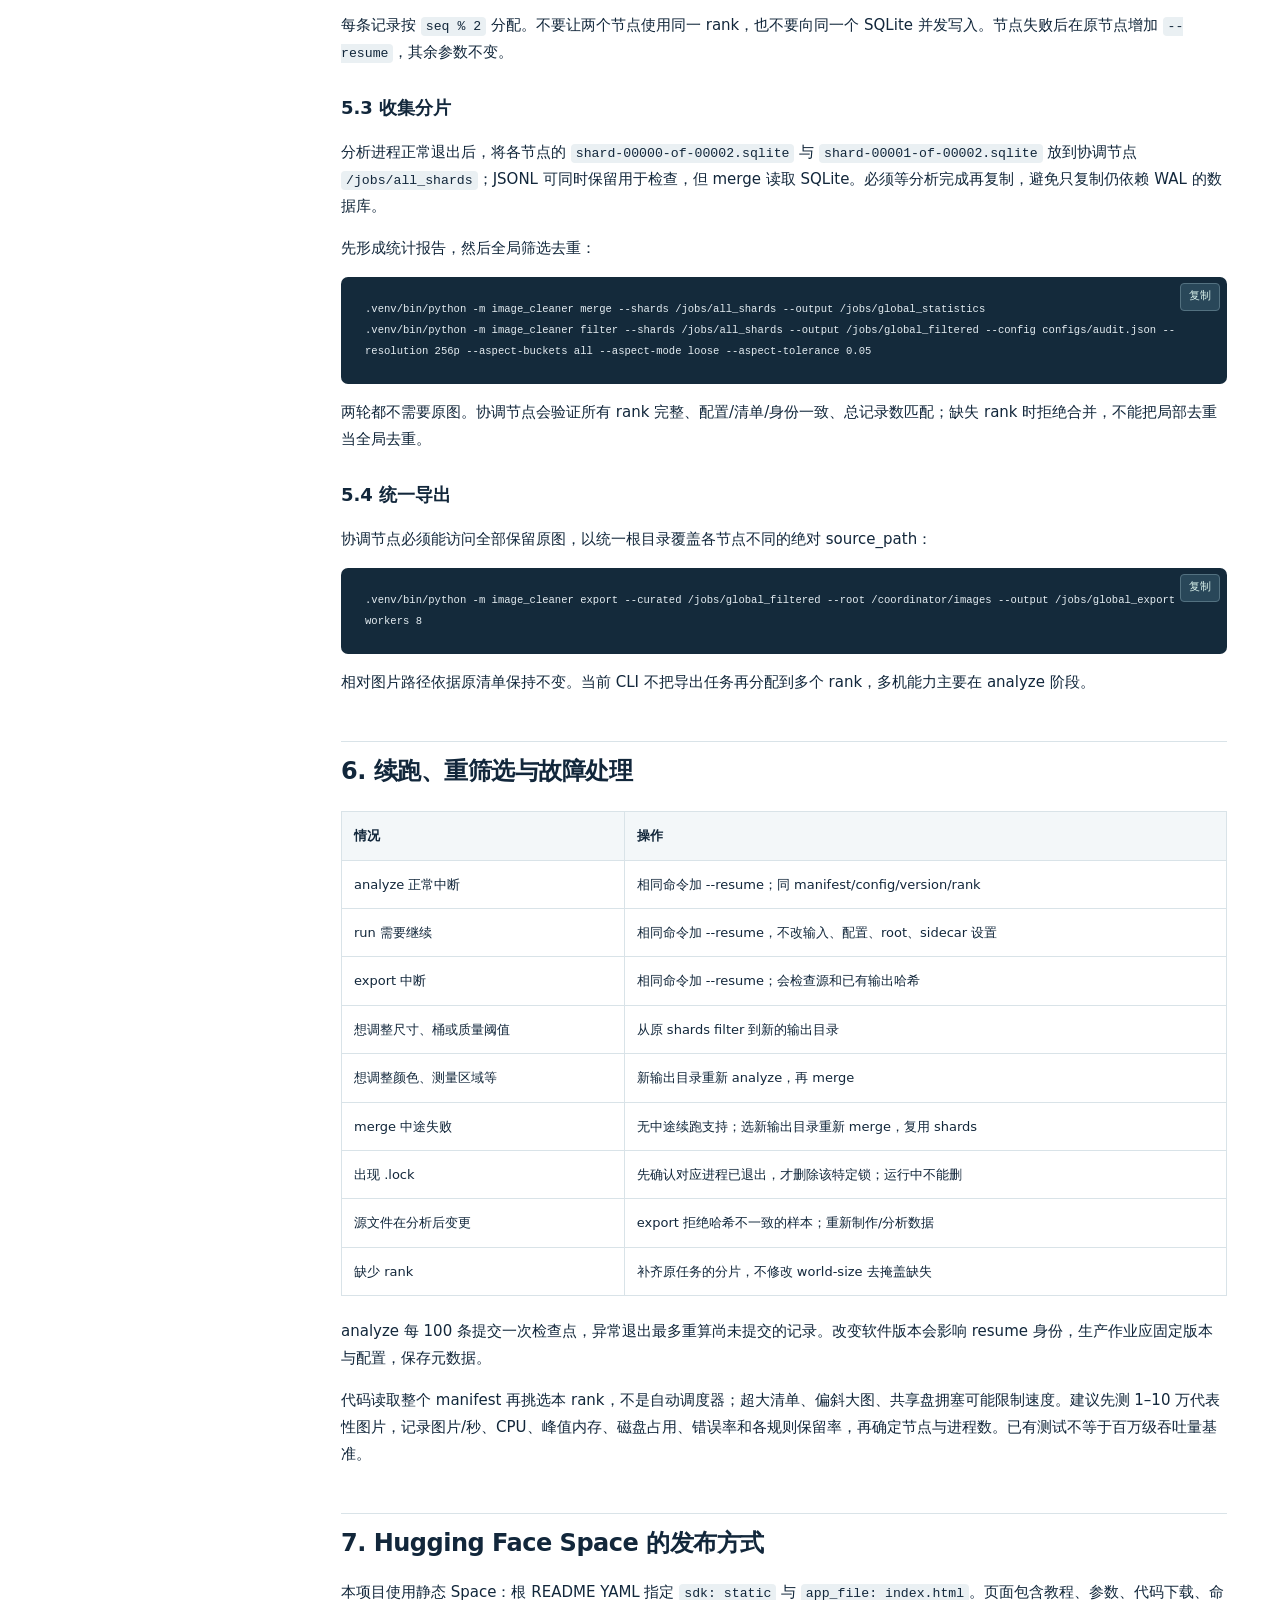
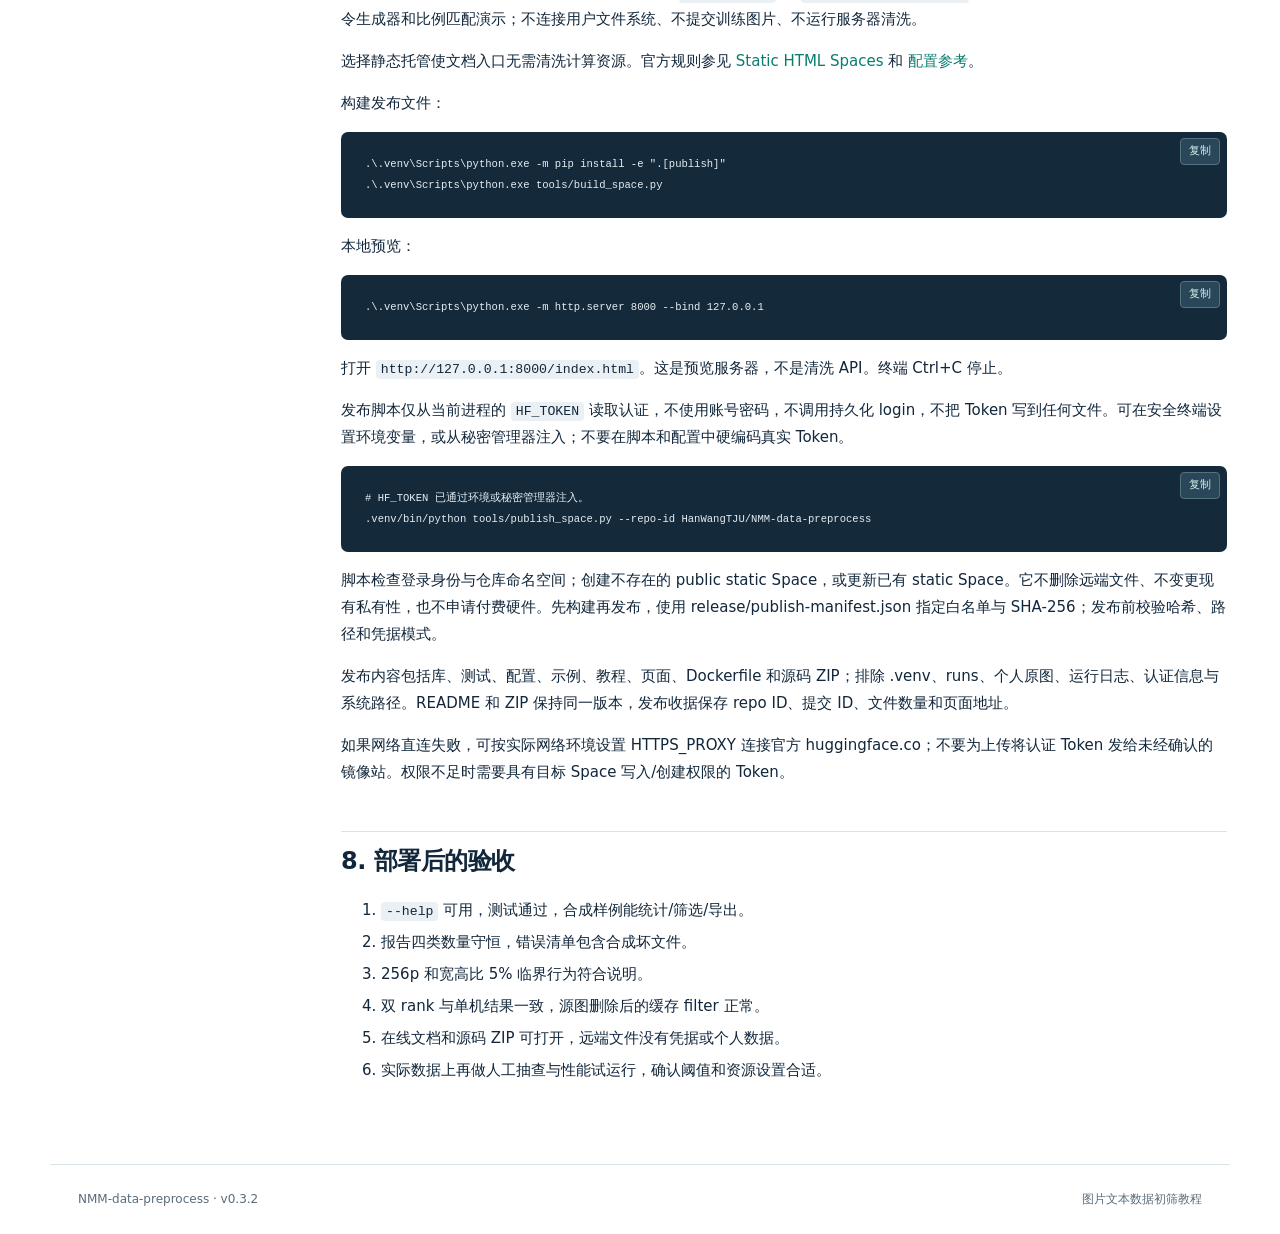
<file: manual/DEPLOYMENT.html>
<!doctype html><html lang="zh-CN"><head><meta charset="utf-8"><meta name="viewport" content="width=device-width,initial-scale=1"><title>&#37096;&#32626;&#25351;&#21335; &#183; NMM-data-preprocess</title><link rel="stylesheet" href="../assets/style.css"><script defer src="../assets/app.js"></script></head><body><header class="topbar"><a class="brand" href="../index.html">NMM<span> / </span>data-preprocess</a><nav><a href="https://huggingface.co/spaces/HanWangTJU/NMM-data-preprocess/tree/main">&#28304;&#20195;&#30721; &#8599;</a><a href="../downloads/NMM-data-preprocess-0.3.2.zip" download>&#19979;&#36733;&#28304;&#30721; &#8595;</a></nav></header><div class="manual-layout"><aside class="sidebar"><a href="../index.html">&#8592; &#36820;&#22238;&#39318;&#39029;</a><a class="" href="QUICKSTART.html">&#36880;&#27493;&#25945;&#31243;</a><a class="" href="USAGE.html">&#23436;&#25972;&#25163;&#20876;</a><a class="" href="PARAMETERS.html">&#21442;&#25968;&#21442;&#32771;</a><a class="active" href="DEPLOYMENT.html">&#37096;&#32626;&#25351;&#21335;</a><a class="" href="ARCHITECTURE.html">&#20195;&#30721;&#35828;&#26126;</a><h2>&#26412;&#39029;&#30446;&#24405;</h2><div class="toc">
<ul>
<li><a href="#1-&#37096;&#32626;&#24418;&#24335;&#22914;&#20309;&#36873;&#25321;">1. &#37096;&#32626;&#24418;&#24335;&#22914;&#20309;&#36873;&#25321;</a></li>
<li><a href="#2-windows-&#37096;&#32626;">2. Windows &#37096;&#32626;</a></li>
<li><a href="#3-linux-&#37096;&#32626;">3. Linux &#37096;&#32626;</a></li>
<li><a href="#4-docker-cli-&#37096;&#32626;">4. Docker CLI &#37096;&#32626;</a></li>
<li><a href="#5-&#20004;&#21488;&#26381;&#21153;&#22120;&#30340;&#23436;&#25972;&#27969;&#31243;">5. &#20004;&#21488;&#26381;&#21153;&#22120;&#30340;&#23436;&#25972;&#27969;&#31243;</a><ul>
<li><a href="#51-&#21046;&#20316;&#19968;&#20221;&#20840;&#23616;&#28165;&#21333;">5.1 &#21046;&#20316;&#19968;&#20221;&#20840;&#23616;&#28165;&#21333;</a></li>
<li><a href="#52-&#21508;&#33410;&#28857;&#20998;&#26512;">5.2 &#21508;&#33410;&#28857;&#20998;&#26512;</a></li>
<li><a href="#53-&#25910;&#38598;&#20998;&#29255;">5.3 &#25910;&#38598;&#20998;&#29255;</a></li>
<li><a href="#54-&#32479;&#19968;&#23548;&#20986;">5.4 &#32479;&#19968;&#23548;&#20986;</a></li>
</ul>
</li>
<li><a href="#6-&#32493;&#36305;&#37325;&#31579;&#36873;&#19982;&#25925;&#38556;&#22788;&#29702;">6. &#32493;&#36305;&#12289;&#37325;&#31579;&#36873;&#19982;&#25925;&#38556;&#22788;&#29702;</a></li>
<li><a href="#7-hugging-face-space-&#30340;&#21457;&#24067;&#26041;&#24335;">7. Hugging Face Space &#30340;&#21457;&#24067;&#26041;&#24335;</a></li>
<li><a href="#8-&#37096;&#32626;&#21518;&#30340;&#39564;&#25910;">8. &#37096;&#32626;&#21518;&#30340;&#39564;&#25910;</a></li>
</ul>
</div>
</aside><main class="manual"><h1 id="&#37096;&#32626;&#20998;&#24067;&#24335;&#36816;&#34892;&#19982;&#21457;&#24067;&#25351;&#21335;">&#37096;&#32626;&#12289;&#20998;&#24067;&#24335;&#36816;&#34892;&#19982;&#21457;&#24067;&#25351;&#21335;</h1>
<h2 id="1-&#37096;&#32626;&#24418;&#24335;&#22914;&#20309;&#36873;&#25321;">1. &#37096;&#32626;&#24418;&#24335;&#22914;&#20309;&#36873;&#25321;</h2>
<table>
<thead>
<tr>
<th>&#22330;&#26223;</th>
<th>&#26041;&#24335;</th>
</tr>
</thead>
<tbody>
<tr>
<td>&#21021;&#27425;&#20351;&#29992;&#12289;&#23569;&#37327;&#39564;&#35777;</td>
<td>Windows / Linux &#34394;&#25311;&#29615;&#22659; + CLI</td>
</tr>
<tr>
<td>&#21333;&#21488;&#26381;&#21153;&#22120;&#22823;&#25209;&#37327;</td>
<td>Linux CLI&#65292;&#22810;&#36827;&#31243; analyze&#65292;&#30913;&#30424;&#19978;&#30340; SQLite</td>
</tr>
<tr>
<td>&#29615;&#22659;&#19968;&#33268;&#24615;&#19982;&#38548;&#31163;</td>
<td>Docker CLI &#23481;&#22120;&#65292;&#25346;&#36733;&#21407;&#22270;&#19982;&#20219;&#21153;&#30446;&#24405;</td>
</tr>
<tr>
<td>&#22810;&#26426;&#25968;&#25454;&#20998;&#26512;</td>
<td>&#21516;&#19968; manifest&#65292;&#38745;&#24577; rank/world-size&#65292;&#27719;&#24635;&#23436;&#25972;&#20998;&#29255;</td>
</tr>
<tr>
<td>&#22312;&#32447;&#20849;&#20139;&#20195;&#30721;&#21644;&#25945;&#31243;</td>
<td>Hugging Face &#38745;&#24577; Space&#65307;&#19981;&#25191;&#34892;&#28165;&#27927;&#21518;&#21488;</td>
</tr>
</tbody>
</table>
<p>&#28165;&#27927;&#19981;&#20381;&#36182; GPU&#65292;&#20063;&#19981;&#21152;&#36733;&#22823;&#27169;&#22411;&#12290;&#26680;&#24515;&#20381;&#36182; Python&gt;=3.10&#12289;NumPy&gt;=1.26,&lt;3&#12289;Pillow&gt;=10.4,&lt;13&#12290;&#23454;&#38469;&#35299;&#30721;&#26684;&#24335;&#21462;&#20915;&#20110; Pillow &#26500;&#24314;&#19982;&#21487;&#29992;&#32534;&#35299;&#30721;&#22120;&#65292;&#25991;&#20214;&#25193;&#23637;&#21517;&#25903;&#25345;&#19981;&#20445;&#35777;&#25152;&#26377;&#26684;&#24335;&#22343;&#33021;&#35299;&#30721;&#12290;</p>
<h2 id="2-windows-&#37096;&#32626;">2. Windows &#37096;&#32626;</h2>
<pre><code class="language-powershell">git clone https://github.com/Haidass/Native-Multimodal.git multimodal_training
cd multimodal_training
py -3.12 -m venv .venv
.\.venv\Scripts\python.exe -m pip install --upgrade pip
.\.venv\Scripts\python.exe -m pip install -e .
.\.venv\Scripts\python.exe -m image_cleaner --help
.\.venv\Scripts\python.exe -m unittest discover -s tests -v
</code></pre>
<p>&#19981;&#38656;&#35201;&#28608;&#27963;&#34394;&#25311;&#29615;&#22659;&#25110;&#20462;&#25913; PowerShell &#25191;&#34892;&#31574;&#30053;&#12290;&#36335;&#24452;&#26377;&#31354;&#26684;&#26102;&#21152;&#21452;&#24341;&#21495;&#12290;&#19981;&#35201;&#25226; output &#25918;&#21040;&#22270;&#29255;&#36755;&#20837;&#26641;&#20013;&#65292;&#20197;&#20813;&#21518;&#32493;&#37325;&#26032;&#23548;&#20837;&#23548;&#20986;&#25991;&#20214;&#12290;</p>
<p>&#40664;&#35748; workers &#20026; min(8,CPU &#25968;&#37327;)&#65292;&#22823;&#22270;&#20808;&#35774; 2 &#25110; 4&#65292;&#35266;&#23519;&#20869;&#23384;&#19982;&#21534;&#21520;&#37327;&#20877;&#19978;&#35843;&#12290;&#37197;&#32622; max_decode_pixels &#25511;&#21046;&#35299;&#30721;&#23481;&#37327;&#65307;&#38477;&#20302;&#19978;&#38480;&#20250;&#25226;&#36229;&#38480;&#22270;&#29255;&#35760;&#20837; error&#65292;&#19981;&#33021;&#26367;&#20195;&#32553;&#22270;&#12290;</p>
<h2 id="3-linux-&#37096;&#32626;">3. Linux &#37096;&#32626;</h2>
<pre><code class="language-bash">git clone https://github.com/Haidass/Native-Multimodal.git multimodal_training
cd multimodal_training
python3 -m venv .venv
.venv/bin/python -m pip install --upgrade pip
.venv/bin/python -m pip install -e .
.venv/bin/python -m image_cleaner --help
.venv/bin/python -m unittest discover -s tests -v
</code></pre>
<pre><code class="language-bash">.venv/bin/python -m image_cleaner run --input /data/images --output /jobs/statistics --config configs/statistics_only.json --workers 8 --sidecar-text
.venv/bin/python -m image_cleaner filter --shards /jobs/statistics/shards --output /jobs/filtered --config configs/audit.json --resolution 256p --aspect-buckets all --aspect-mode loose --aspect-tolerance 0.05
.venv/bin/python -m image_cleaner export --curated /jobs/filtered --output /jobs/normalized --workers 8
</code></pre>
<p>&#31163;&#32447;&#36816;&#34892;&#21069;&#24212;&#22312;&#23545;&#24212;&#24179;&#21488;&#20934;&#22791; Python&#12289;&#21253;&#23433;&#35013;&#25991;&#20214;&#21644;&#20195;&#30721;&#12290;&#21487;&#20197;&#25191;&#34892; <code>pip download . --dest wheels</code> &#25910;&#38598;&#26680;&#24515;&#20381;&#36182;&#65307;&#25171;&#21253;&#26041;&#24335;&#21644;&#24179;&#21488;&#19981;&#21516;&#65292;&#24212;&#22312;&#30446;&#26631;&#29615;&#22659;&#39564;&#35777;&#12290;&#21407;&#22270;&#12289;&#20219;&#21153;&#25991;&#20214;&#24314;&#35758;&#25918;&#22312;&#21487;&#38752;&#26412;&#22320;&#30424;&#25110;&#21463;&#25511;&#20849;&#20139;&#23384;&#20648;&#65292;&#20248;&#20808;&#20351;&#29992;&#24555;&#30424;&#25215;&#36733; SQLite&#12290;</p>
<h2 id="4-docker-cli-&#37096;&#32626;">4. Docker CLI &#37096;&#32626;</h2>
<p>&#20174;&#39033;&#30446;&#26681;&#30446;&#24405;&#26500;&#24314;&#65306;</p>
<pre><code class="language-bash">docker build -f docker/Dockerfile -t nmm-data-preprocess:0.3.2 .
docker run --rm nmm-data-preprocess:0.3.2 --help
</code></pre>
<p>&#20197;&#19979;&#20026; Linux &#20027;&#26426;&#36335;&#24452;&#31034;&#20363;&#12290;&#20808;&#21019;&#24314;&#36755;&#20986;&#30446;&#24405;&#65292;&#24182;&#30830;&#20445;&#23481;&#22120; UID 1000 &#23545;&#20854;&#26377;&#20889;&#26435;&#38480;&#65307;&#25968;&#25454;&#30446;&#24405;&#21482;&#35835;&#25346;&#36733;&#65306;</p>
<pre><code class="language-bash">mkdir -p /jobs/nmm
docker run --rm \
  -v /data/images:/data/images:ro \
  -v /jobs/nmm:/jobs \
  -v &quot;$PWD/configs:/configs:ro&quot; \
  nmm-data-preprocess:0.3.2 \
  run --input /data/images --output /jobs/statistics --config /configs/statistics_only.json --workers 4 --sidecar-text

docker run --rm \
  -v /jobs/nmm:/jobs \
  -v &quot;$PWD/configs:/configs:ro&quot; \
  nmm-data-preprocess:0.3.2 \
  filter --shards /jobs/statistics/shards --output /jobs/filtered --config /configs/audit.json --resolution 256p --aspect-buckets all --aspect-mode loose

docker run --rm \
  -v /data/images:/data/images:ro \
  -v /jobs/nmm:/jobs \
  nmm-data-preprocess:0.3.2 \
  export --curated /jobs/filtered --output /jobs/normalized --workers 4
</code></pre>
<p>&#31532;&#20108;&#26465;&#20165;&#20351;&#29992;&#32531;&#23384;&#20998;&#29255;&#65292;&#26080;&#39035;&#25346;&#36733;&#28304;&#22270;&#65307;&#31532;&#19977;&#26465; export &#24517;&#39035;&#33021;&#35775;&#38382;&#21407;&#22270;&#65292;&#36335;&#24452;&#20445;&#25345;&#19982;&#20998;&#26512;&#26102;&#30456;&#21516;&#65292;&#25110;&#36890;&#36807; <code>--root</code> &#25913;&#20889;&#12290;&#23481;&#22120;&#19981;&#26159; HF Docker Space &#24212;&#29992;&#65292;&#27809;&#26377;&#30417;&#21548; Web &#31471;&#21475;&#12290;</p>
<p>Windows Docker Desktop &#20013;&#23558; Linux &#20027;&#26426;&#36335;&#24452;&#26367;&#25442;&#20026;&#23454;&#38469; Windows &#36335;&#24452;&#65307;PowerShell &#22810;&#34892;&#32493;&#34892;&#29992;&#21453;&#24341;&#21495;&#65292;&#25110;&#25226;&#21629;&#20196;&#20889;&#25104;&#19968;&#34892;&#65292;&#19981;&#20351;&#29992; Bash &#30340;&#21453;&#26012;&#32447;&#32493;&#34892;&#12290;Dockerfile &#26159;&#25552;&#20379;&#30340;&#37096;&#32626;&#26041;&#26696;&#65292;Docker &#26159;&#21542;&#21487;&#29992;&#38656;&#22312;&#29992;&#25143;&#29615;&#22659;&#23454;&#38469;&#26500;&#24314;&#39564;&#35777;&#12290;</p>
<h2 id="5-&#20004;&#21488;&#26381;&#21153;&#22120;&#30340;&#23436;&#25972;&#27969;&#31243;">5. &#20004;&#21488;&#26381;&#21153;&#22120;&#30340;&#23436;&#25972;&#27969;&#31243;</h2>
<h3 id="51-&#21046;&#20316;&#19968;&#20221;&#20840;&#23616;&#28165;&#21333;">5.1 &#21046;&#20316;&#19968;&#20221;&#20840;&#23616;&#28165;&#21333;</h3>
<p>&#22312;&#21327;&#35843;&#26426;&#22120;&#36816;&#34892;&#65306;</p>
<pre><code class="language-bash">.venv/bin/python -m image_cleaner prepare --input /data/images --manifest /jobs/input.jsonl --sidecar-text
</code></pre>
<p>&#25226; <code>input.jsonl</code>&#12289;<code>input.jsonl.meta.json</code>&#12289;&#21516;&#19968;&#20195;&#30721;&#29256;&#26412;&#21644;&#32479;&#35745;&#37197;&#32622;&#20998;&#21457;&#21040;&#25152;&#26377;&#20998;&#26512;&#33410;&#28857;&#12290;&#27599;&#21488;&#33410;&#28857;&#37117;&#35201;&#33021;&#35775;&#38382;&#23646;&#20110;&#20854; rank &#30340;&#22270;&#29255;&#65292;&#22270;&#29255;&#26681;&#30446;&#24405;&#21487;&#20197;&#19981;&#21516;&#65307;&#30456;&#23545;&#36335;&#24452;&#32467;&#26500;&#24517;&#39035;&#20445;&#25345;&#19968;&#33268;&#12290;</p>
<h3 id="52-&#21508;&#33410;&#28857;&#20998;&#26512;">5.2 &#21508;&#33410;&#28857;&#20998;&#26512;</h3>
<p>&#33410;&#28857; 0&#65306;</p>
<pre><code class="language-bash">.venv/bin/python -m image_cleaner analyze --manifest /jobs/input.jsonl --root /mnt/images --output /jobs/node0 --config configs/statistics_only.json --rank 0 --world-size 2 --workers 8
</code></pre>
<p>&#33410;&#28857; 1&#65306;</p>
<pre><code class="language-bash">.venv/bin/python -m image_cleaner analyze --manifest /jobs/input.jsonl --root /dataset/images --output /jobs/node1 --config configs/statistics_only.json --rank 1 --world-size 2 --workers 8
</code></pre>
<p>&#27599;&#26465;&#35760;&#24405;&#25353; <code>seq % 2</code> &#20998;&#37197;&#12290;&#19981;&#35201;&#35753;&#20004;&#20010;&#33410;&#28857;&#20351;&#29992;&#21516;&#19968; rank&#65292;&#20063;&#19981;&#35201;&#21521;&#21516;&#19968;&#20010; SQLite &#24182;&#21457;&#20889;&#20837;&#12290;&#33410;&#28857;&#22833;&#36133;&#21518;&#22312;&#21407;&#33410;&#28857;&#22686;&#21152; <code>--resume</code>&#65292;&#20854;&#20313;&#21442;&#25968;&#19981;&#21464;&#12290;</p>
<h3 id="53-&#25910;&#38598;&#20998;&#29255;">5.3 &#25910;&#38598;&#20998;&#29255;</h3>
<p>&#20998;&#26512;&#36827;&#31243;&#27491;&#24120;&#36864;&#20986;&#21518;&#65292;&#23558;&#21508;&#33410;&#28857;&#30340; <code>shard-00000-of-00002.sqlite</code> &#19982; <code>shard-00001-of-00002.sqlite</code> &#25918;&#21040;&#21327;&#35843;&#33410;&#28857; <code>/jobs/all_shards</code>&#65307;JSONL &#21487;&#21516;&#26102;&#20445;&#30041;&#29992;&#20110;&#26816;&#26597;&#65292;&#20294; merge &#35835;&#21462; SQLite&#12290;&#24517;&#39035;&#31561;&#20998;&#26512;&#23436;&#25104;&#20877;&#22797;&#21046;&#65292;&#36991;&#20813;&#21482;&#22797;&#21046;&#20173;&#20381;&#36182; WAL &#30340;&#25968;&#25454;&#24211;&#12290;</p>
<p>&#20808;&#24418;&#25104;&#32479;&#35745;&#25253;&#21578;&#65292;&#28982;&#21518;&#20840;&#23616;&#31579;&#36873;&#21435;&#37325;&#65306;</p>
<pre><code class="language-bash">.venv/bin/python -m image_cleaner merge --shards /jobs/all_shards --output /jobs/global_statistics
.venv/bin/python -m image_cleaner filter --shards /jobs/all_shards --output /jobs/global_filtered --config configs/audit.json --resolution 256p --aspect-buckets all --aspect-mode loose --aspect-tolerance 0.05
</code></pre>
<p>&#20004;&#36718;&#37117;&#19981;&#38656;&#35201;&#21407;&#22270;&#12290;&#21327;&#35843;&#33410;&#28857;&#20250;&#39564;&#35777;&#25152;&#26377; rank &#23436;&#25972;&#12289;&#37197;&#32622;/&#28165;&#21333;/&#36523;&#20221;&#19968;&#33268;&#12289;&#24635;&#35760;&#24405;&#25968;&#21305;&#37197;&#65307;&#32570;&#22833; rank &#26102;&#25298;&#32477;&#21512;&#24182;&#65292;&#19981;&#33021;&#25226;&#23616;&#37096;&#21435;&#37325;&#24403;&#20840;&#23616;&#21435;&#37325;&#12290;</p>
<h3 id="54-&#32479;&#19968;&#23548;&#20986;">5.4 &#32479;&#19968;&#23548;&#20986;</h3>
<p>&#21327;&#35843;&#33410;&#28857;&#24517;&#39035;&#33021;&#35775;&#38382;&#20840;&#37096;&#20445;&#30041;&#21407;&#22270;&#65292;&#20197;&#32479;&#19968;&#26681;&#30446;&#24405;&#35206;&#30422;&#21508;&#33410;&#28857;&#19981;&#21516;&#30340;&#32477;&#23545; source_path&#65306;</p>
<pre><code class="language-bash">.venv/bin/python -m image_cleaner export --curated /jobs/global_filtered --root /coordinator/images --output /jobs/global_export --workers 8
</code></pre>
<p>&#30456;&#23545;&#22270;&#29255;&#36335;&#24452;&#20381;&#25454;&#21407;&#28165;&#21333;&#20445;&#25345;&#19981;&#21464;&#12290;&#24403;&#21069; CLI &#19981;&#25226;&#23548;&#20986;&#20219;&#21153;&#20877;&#20998;&#37197;&#21040;&#22810;&#20010; rank&#65292;&#22810;&#26426;&#33021;&#21147;&#20027;&#35201;&#22312; analyze &#38454;&#27573;&#12290;</p>
<h2 id="6-&#32493;&#36305;&#37325;&#31579;&#36873;&#19982;&#25925;&#38556;&#22788;&#29702;">6. &#32493;&#36305;&#12289;&#37325;&#31579;&#36873;&#19982;&#25925;&#38556;&#22788;&#29702;</h2>
<table>
<thead>
<tr>
<th>&#24773;&#20917;</th>
<th>&#25805;&#20316;</th>
</tr>
</thead>
<tbody>
<tr>
<td>analyze &#27491;&#24120;&#20013;&#26029;</td>
<td>&#30456;&#21516;&#21629;&#20196;&#21152; --resume&#65307;&#21516; manifest/config/version/rank</td>
</tr>
<tr>
<td>run &#38656;&#35201;&#32487;&#32493;</td>
<td>&#30456;&#21516;&#21629;&#20196;&#21152; --resume&#65292;&#19981;&#25913;&#36755;&#20837;&#12289;&#37197;&#32622;&#12289;root&#12289;sidecar &#35774;&#32622;</td>
</tr>
<tr>
<td>export &#20013;&#26029;</td>
<td>&#30456;&#21516;&#21629;&#20196;&#21152; --resume&#65307;&#20250;&#26816;&#26597;&#28304;&#21644;&#24050;&#26377;&#36755;&#20986;&#21704;&#24076;</td>
</tr>
<tr>
<td>&#24819;&#35843;&#25972;&#23610;&#23544;&#12289;&#26742;&#25110;&#36136;&#37327;&#38408;&#20540;</td>
<td>&#20174;&#21407; shards filter &#21040;&#26032;&#30340;&#36755;&#20986;&#30446;&#24405;</td>
</tr>
<tr>
<td>&#24819;&#35843;&#25972;&#39068;&#33394;&#12289;&#27979;&#37327;&#21306;&#22495;&#31561;</td>
<td>&#26032;&#36755;&#20986;&#30446;&#24405;&#37325;&#26032; analyze&#65292;&#20877; merge</td>
</tr>
<tr>
<td>merge &#20013;&#36884;&#22833;&#36133;</td>
<td>&#26080;&#20013;&#36884;&#32493;&#36305;&#25903;&#25345;&#65307;&#36873;&#26032;&#36755;&#20986;&#30446;&#24405;&#37325;&#26032; merge&#65292;&#22797;&#29992; shards</td>
</tr>
<tr>
<td>&#20986;&#29616; .lock</td>
<td>&#20808;&#30830;&#35748;&#23545;&#24212;&#36827;&#31243;&#24050;&#36864;&#20986;&#65292;&#25165;&#21024;&#38500;&#35813;&#29305;&#23450;&#38145;&#65307;&#36816;&#34892;&#20013;&#19981;&#33021;&#21024;</td>
</tr>
<tr>
<td>&#28304;&#25991;&#20214;&#22312;&#20998;&#26512;&#21518;&#21464;&#26356;</td>
<td>export &#25298;&#32477;&#21704;&#24076;&#19981;&#19968;&#33268;&#30340;&#26679;&#26412;&#65307;&#37325;&#26032;&#21046;&#20316;/&#20998;&#26512;&#25968;&#25454;</td>
</tr>
<tr>
<td>&#32570;&#23569; rank</td>
<td>&#34917;&#40784;&#21407;&#20219;&#21153;&#30340;&#20998;&#29255;&#65292;&#19981;&#20462;&#25913; world-size &#21435;&#25513;&#30422;&#32570;&#22833;</td>
</tr>
</tbody>
</table>
<p>analyze &#27599; 100 &#26465;&#25552;&#20132;&#19968;&#27425;&#26816;&#26597;&#28857;&#65292;&#24322;&#24120;&#36864;&#20986;&#26368;&#22810;&#37325;&#31639;&#23578;&#26410;&#25552;&#20132;&#30340;&#35760;&#24405;&#12290;&#25913;&#21464;&#36719;&#20214;&#29256;&#26412;&#20250;&#24433;&#21709; resume &#36523;&#20221;&#65292;&#29983;&#20135;&#20316;&#19994;&#24212;&#22266;&#23450;&#29256;&#26412;&#19982;&#37197;&#32622;&#65292;&#20445;&#23384;&#20803;&#25968;&#25454;&#12290;</p>
<p>&#20195;&#30721;&#35835;&#21462;&#25972;&#20010; manifest &#20877;&#25361;&#36873;&#26412; rank&#65292;&#19981;&#26159;&#33258;&#21160;&#35843;&#24230;&#22120;&#65307;&#36229;&#22823;&#28165;&#21333;&#12289;&#20559;&#26012;&#22823;&#22270;&#12289;&#20849;&#20139;&#30424;&#25317;&#22622;&#21487;&#33021;&#38480;&#21046;&#36895;&#24230;&#12290;&#24314;&#35758;&#20808;&#27979; 1&#8211;10 &#19975;&#20195;&#34920;&#24615;&#22270;&#29255;&#65292;&#35760;&#24405;&#22270;&#29255;/&#31186;&#12289;CPU&#12289;&#23792;&#20540;&#20869;&#23384;&#12289;&#30913;&#30424;&#21344;&#29992;&#12289;&#38169;&#35823;&#29575;&#21644;&#21508;&#35268;&#21017;&#20445;&#30041;&#29575;&#65292;&#20877;&#30830;&#23450;&#33410;&#28857;&#19982;&#36827;&#31243;&#25968;&#12290;&#24050;&#26377;&#27979;&#35797;&#19981;&#31561;&#20110;&#30334;&#19975;&#32423;&#21534;&#21520;&#37327;&#22522;&#20934;&#12290;</p>
<h2 id="7-hugging-face-space-&#30340;&#21457;&#24067;&#26041;&#24335;">7. Hugging Face Space &#30340;&#21457;&#24067;&#26041;&#24335;</h2>
<p>&#26412;&#39033;&#30446;&#20351;&#29992;&#38745;&#24577; Space&#65306;&#26681; README YAML &#25351;&#23450; <code>sdk: static</code> &#19982; <code>app_file: index.html</code>&#12290;&#39029;&#38754;&#21253;&#21547;&#25945;&#31243;&#12289;&#21442;&#25968;&#12289;&#20195;&#30721;&#19979;&#36733;&#12289;&#21629;&#20196;&#29983;&#25104;&#22120;&#21644;&#27604;&#20363;&#21305;&#37197;&#28436;&#31034;&#65307;&#19981;&#36830;&#25509;&#29992;&#25143;&#25991;&#20214;&#31995;&#32479;&#12289;&#19981;&#25552;&#20132;&#35757;&#32451;&#22270;&#29255;&#12289;&#19981;&#36816;&#34892;&#26381;&#21153;&#22120;&#28165;&#27927;&#12290;</p>
<p>&#36873;&#25321;&#38745;&#24577;&#25176;&#31649;&#20351;&#25991;&#26723;&#20837;&#21475;&#26080;&#38656;&#28165;&#27927;&#35745;&#31639;&#36164;&#28304;&#12290;&#23448;&#26041;&#35268;&#21017;&#21442;&#35265; <a href="https://huggingface.co/docs/hub/spaces-sdks-static">Static HTML Spaces</a> &#21644; <a href="https://huggingface.co/docs/hub/spaces-config-reference">&#37197;&#32622;&#21442;&#32771;</a>&#12290;</p>
<p>&#26500;&#24314;&#21457;&#24067;&#25991;&#20214;&#65306;</p>
<pre><code class="language-powershell">.\.venv\Scripts\python.exe -m pip install -e &quot;.[publish]&quot;
.\.venv\Scripts\python.exe tools/build_space.py
</code></pre>
<p>&#26412;&#22320;&#39044;&#35272;&#65306;</p>
<pre><code class="language-powershell">.\.venv\Scripts\python.exe -m http.server 8000 --bind 127.0.0.1
</code></pre>
<p>&#25171;&#24320; <code>http://127.0.0.1:8000/index.html</code>&#12290;&#36825;&#26159;&#39044;&#35272;&#26381;&#21153;&#22120;&#65292;&#19981;&#26159;&#28165;&#27927; API&#12290;&#32456;&#31471; Ctrl+C &#20572;&#27490;&#12290;</p>
<p>&#21457;&#24067;&#33050;&#26412;&#20165;&#20174;&#24403;&#21069;&#36827;&#31243;&#30340; <code>HF_TOKEN</code> &#35835;&#21462;&#35748;&#35777;&#65292;&#19981;&#20351;&#29992;&#36134;&#21495;&#23494;&#30721;&#65292;&#19981;&#35843;&#29992;&#25345;&#20037;&#21270; login&#65292;&#19981;&#25226; Token &#20889;&#21040;&#20219;&#20309;&#25991;&#20214;&#12290;&#21487;&#22312;&#23433;&#20840;&#32456;&#31471;&#35774;&#32622;&#29615;&#22659;&#21464;&#37327;&#65292;&#25110;&#20174;&#31192;&#23494;&#31649;&#29702;&#22120;&#27880;&#20837;&#65307;&#19981;&#35201;&#22312;&#33050;&#26412;&#21644;&#37197;&#32622;&#20013;&#30828;&#32534;&#30721;&#30495;&#23454; Token&#12290;</p>
<pre><code class="language-bash"># HF_TOKEN &#24050;&#36890;&#36807;&#29615;&#22659;&#25110;&#31192;&#23494;&#31649;&#29702;&#22120;&#27880;&#20837;&#12290;
.venv/bin/python tools/publish_space.py --repo-id HanWangTJU/NMM-data-preprocess
</code></pre>
<p>&#33050;&#26412;&#26816;&#26597;&#30331;&#24405;&#36523;&#20221;&#19982;&#20179;&#24211;&#21629;&#21517;&#31354;&#38388;&#65307;&#21019;&#24314;&#19981;&#23384;&#22312;&#30340; public static Space&#65292;&#25110;&#26356;&#26032;&#24050;&#26377; static Space&#12290;&#23427;&#19981;&#21024;&#38500;&#36828;&#31471;&#25991;&#20214;&#12289;&#19981;&#21464;&#26356;&#29616;&#26377;&#31169;&#26377;&#24615;&#65292;&#20063;&#19981;&#30003;&#35831;&#20184;&#36153;&#30828;&#20214;&#12290;&#20808;&#26500;&#24314;&#20877;&#21457;&#24067;&#65292;&#20351;&#29992; release/publish-manifest.json &#25351;&#23450;&#30333;&#21517;&#21333;&#19982; SHA-256&#65307;&#21457;&#24067;&#21069;&#26657;&#39564;&#21704;&#24076;&#12289;&#36335;&#24452;&#21644;&#20973;&#25454;&#27169;&#24335;&#12290;</p>
<p>&#21457;&#24067;&#20869;&#23481;&#21253;&#25324;&#24211;&#12289;&#27979;&#35797;&#12289;&#37197;&#32622;&#12289;&#31034;&#20363;&#12289;&#25945;&#31243;&#12289;&#39029;&#38754;&#12289;Dockerfile &#21644;&#28304;&#30721; ZIP&#65307;&#25490;&#38500; .venv&#12289;runs&#12289;&#20010;&#20154;&#21407;&#22270;&#12289;&#36816;&#34892;&#26085;&#24535;&#12289;&#35748;&#35777;&#20449;&#24687;&#19982;&#31995;&#32479;&#36335;&#24452;&#12290;README &#21644; ZIP &#20445;&#25345;&#21516;&#19968;&#29256;&#26412;&#65292;&#21457;&#24067;&#25910;&#25454;&#20445;&#23384; repo ID&#12289;&#25552;&#20132; ID&#12289;&#25991;&#20214;&#25968;&#37327;&#21644;&#39029;&#38754;&#22320;&#22336;&#12290;</p>
<p>&#22914;&#26524;&#32593;&#32476;&#30452;&#36830;&#22833;&#36133;&#65292;&#21487;&#25353;&#23454;&#38469;&#32593;&#32476;&#29615;&#22659;&#35774;&#32622; HTTPS_PROXY &#36830;&#25509;&#23448;&#26041; huggingface.co&#65307;&#19981;&#35201;&#20026;&#19978;&#20256;&#23558;&#35748;&#35777; Token &#21457;&#32473;&#26410;&#32463;&#30830;&#35748;&#30340;&#38236;&#20687;&#31449;&#12290;&#26435;&#38480;&#19981;&#36275;&#26102;&#38656;&#35201;&#20855;&#26377;&#30446;&#26631; Space &#20889;&#20837;/&#21019;&#24314;&#26435;&#38480;&#30340; Token&#12290;</p>
<h2 id="8-&#37096;&#32626;&#21518;&#30340;&#39564;&#25910;">8. &#37096;&#32626;&#21518;&#30340;&#39564;&#25910;</h2>
<ol>
<li><code>--help</code> &#21487;&#29992;&#65292;&#27979;&#35797;&#36890;&#36807;&#65292;&#21512;&#25104;&#26679;&#20363;&#33021;&#32479;&#35745;/&#31579;&#36873;/&#23548;&#20986;&#12290;</li>
<li>&#25253;&#21578;&#22235;&#31867;&#25968;&#37327;&#23432;&#24658;&#65292;&#38169;&#35823;&#28165;&#21333;&#21253;&#21547;&#21512;&#25104;&#22351;&#25991;&#20214;&#12290;</li>
<li>256p &#21644;&#23485;&#39640;&#27604; 5% &#20020;&#30028;&#34892;&#20026;&#31526;&#21512;&#35828;&#26126;&#12290;</li>
<li>&#21452; rank &#19982;&#21333;&#26426;&#32467;&#26524;&#19968;&#33268;&#65292;&#28304;&#22270;&#21024;&#38500;&#21518;&#30340;&#32531;&#23384; filter &#27491;&#24120;&#12290;</li>
<li>&#22312;&#32447;&#25991;&#26723;&#21644;&#28304;&#30721; ZIP &#21487;&#25171;&#24320;&#65292;&#36828;&#31471;&#25991;&#20214;&#27809;&#26377;&#20973;&#25454;&#25110;&#20010;&#20154;&#25968;&#25454;&#12290;</li>
<li>&#23454;&#38469;&#25968;&#25454;&#19978;&#20877;&#20570;&#20154;&#24037;&#25277;&#26597;&#19982;&#24615;&#33021;&#35797;&#36816;&#34892;&#65292;&#30830;&#35748;&#38408;&#20540;&#21644;&#36164;&#28304;&#35774;&#32622;&#21512;&#36866;&#12290;</li>
</ol></main></div><footer>NMM-data-preprocess &#183; v0.3.2<span>&#22270;&#29255;&#25991;&#26412;&#25968;&#25454;&#21021;&#31579;&#25945;&#31243;</span></footer></body></html>
</file>
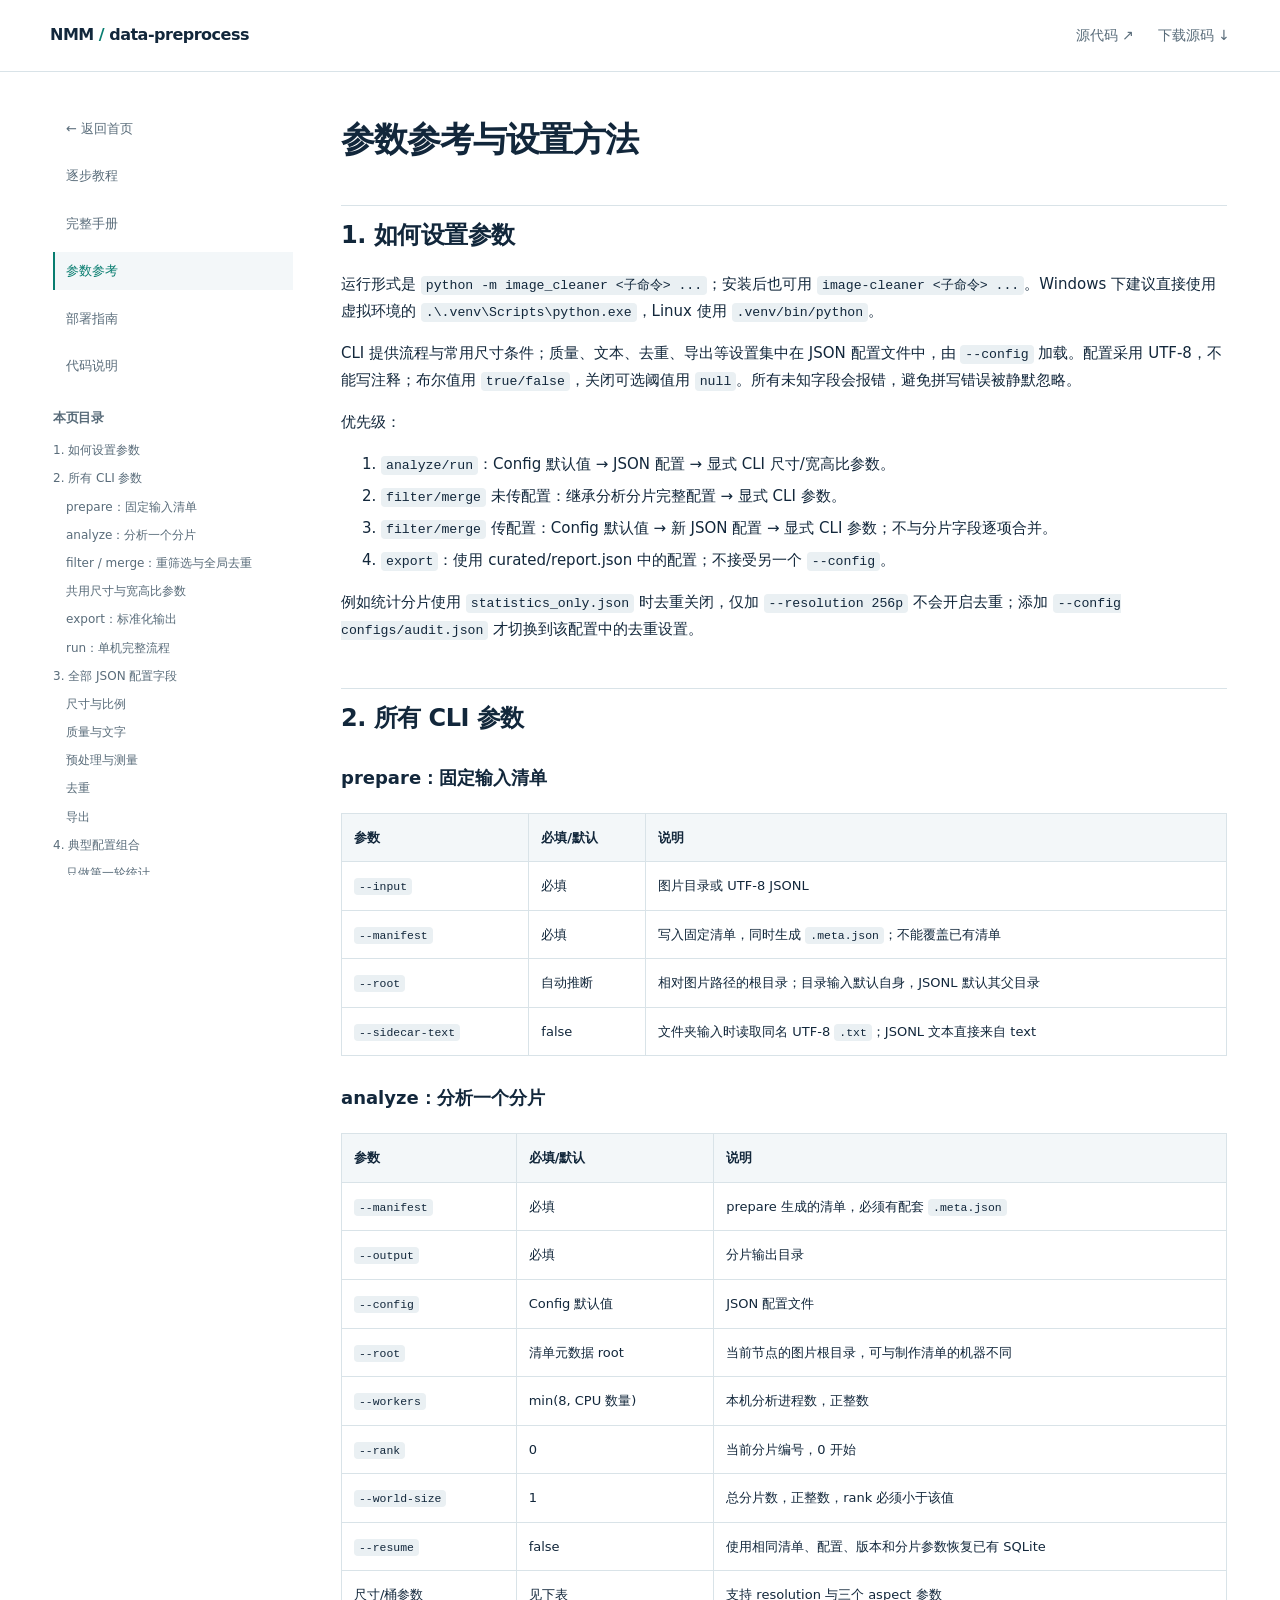
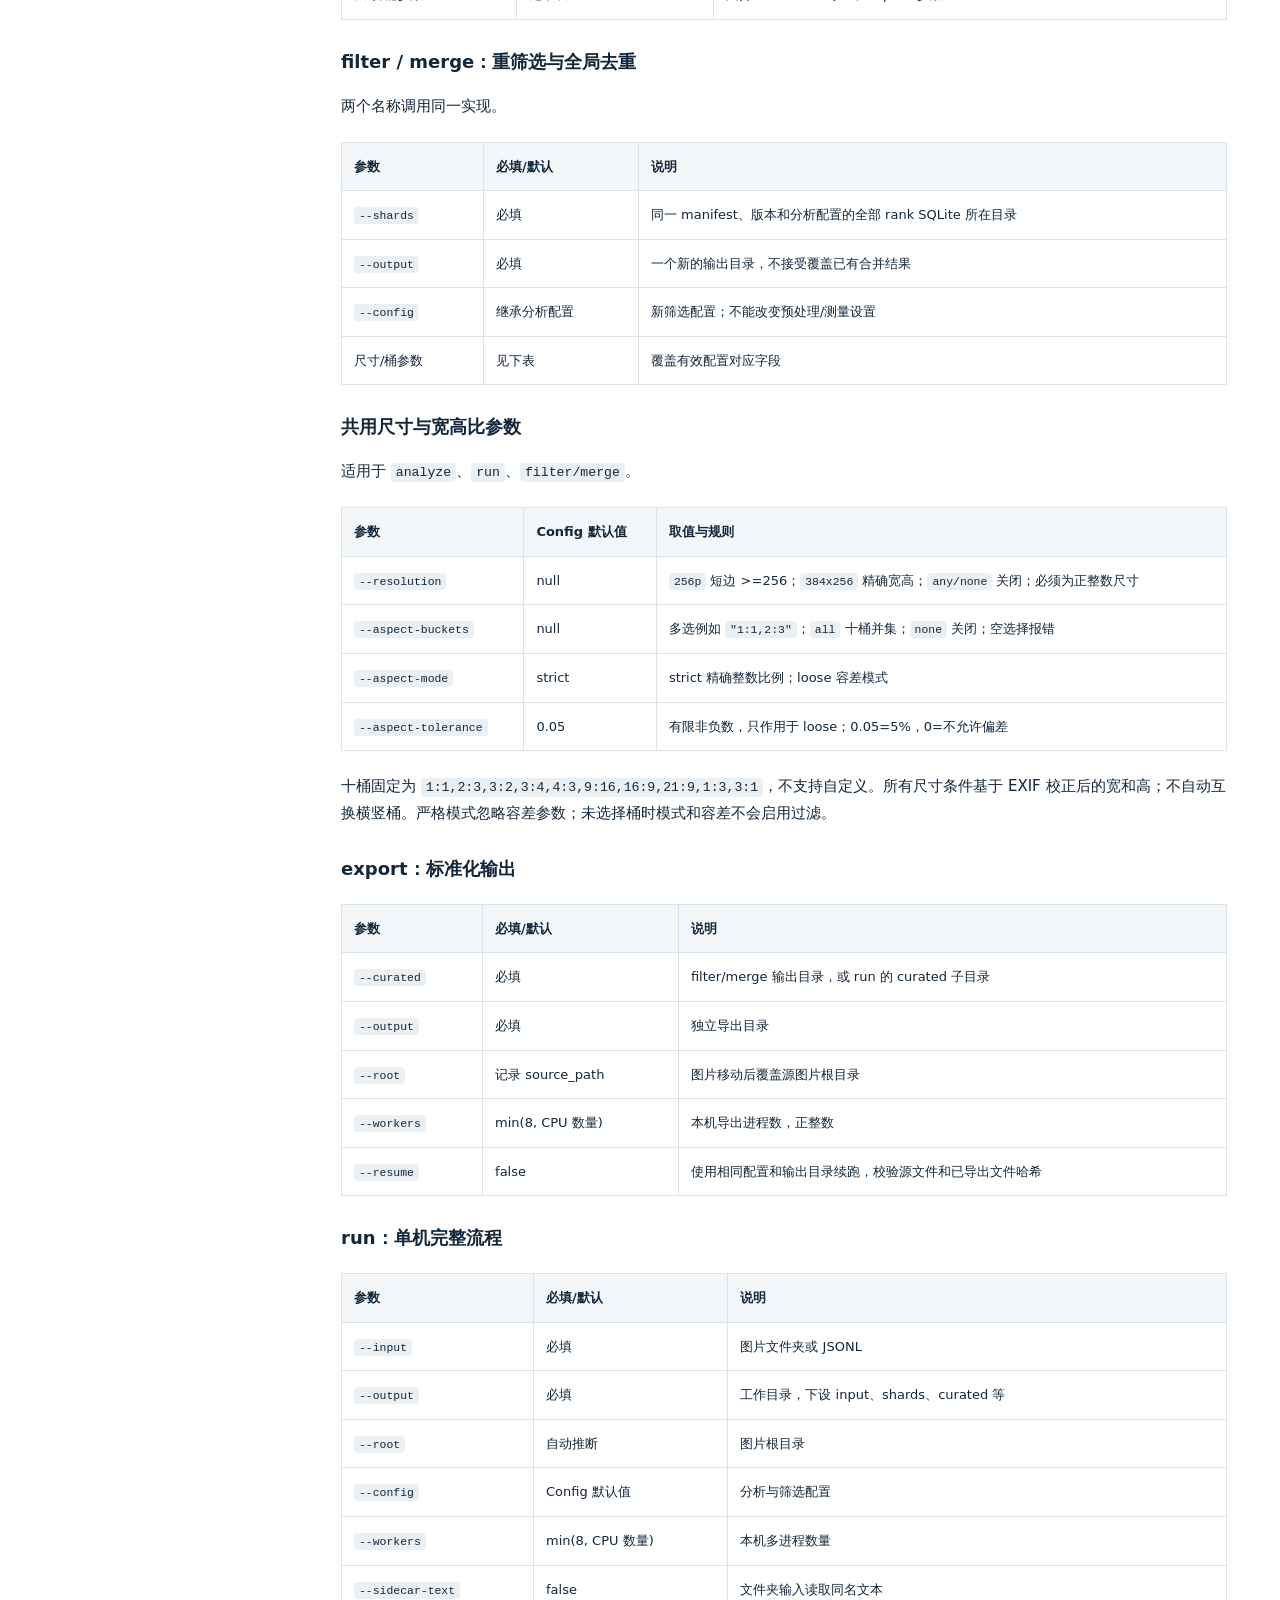
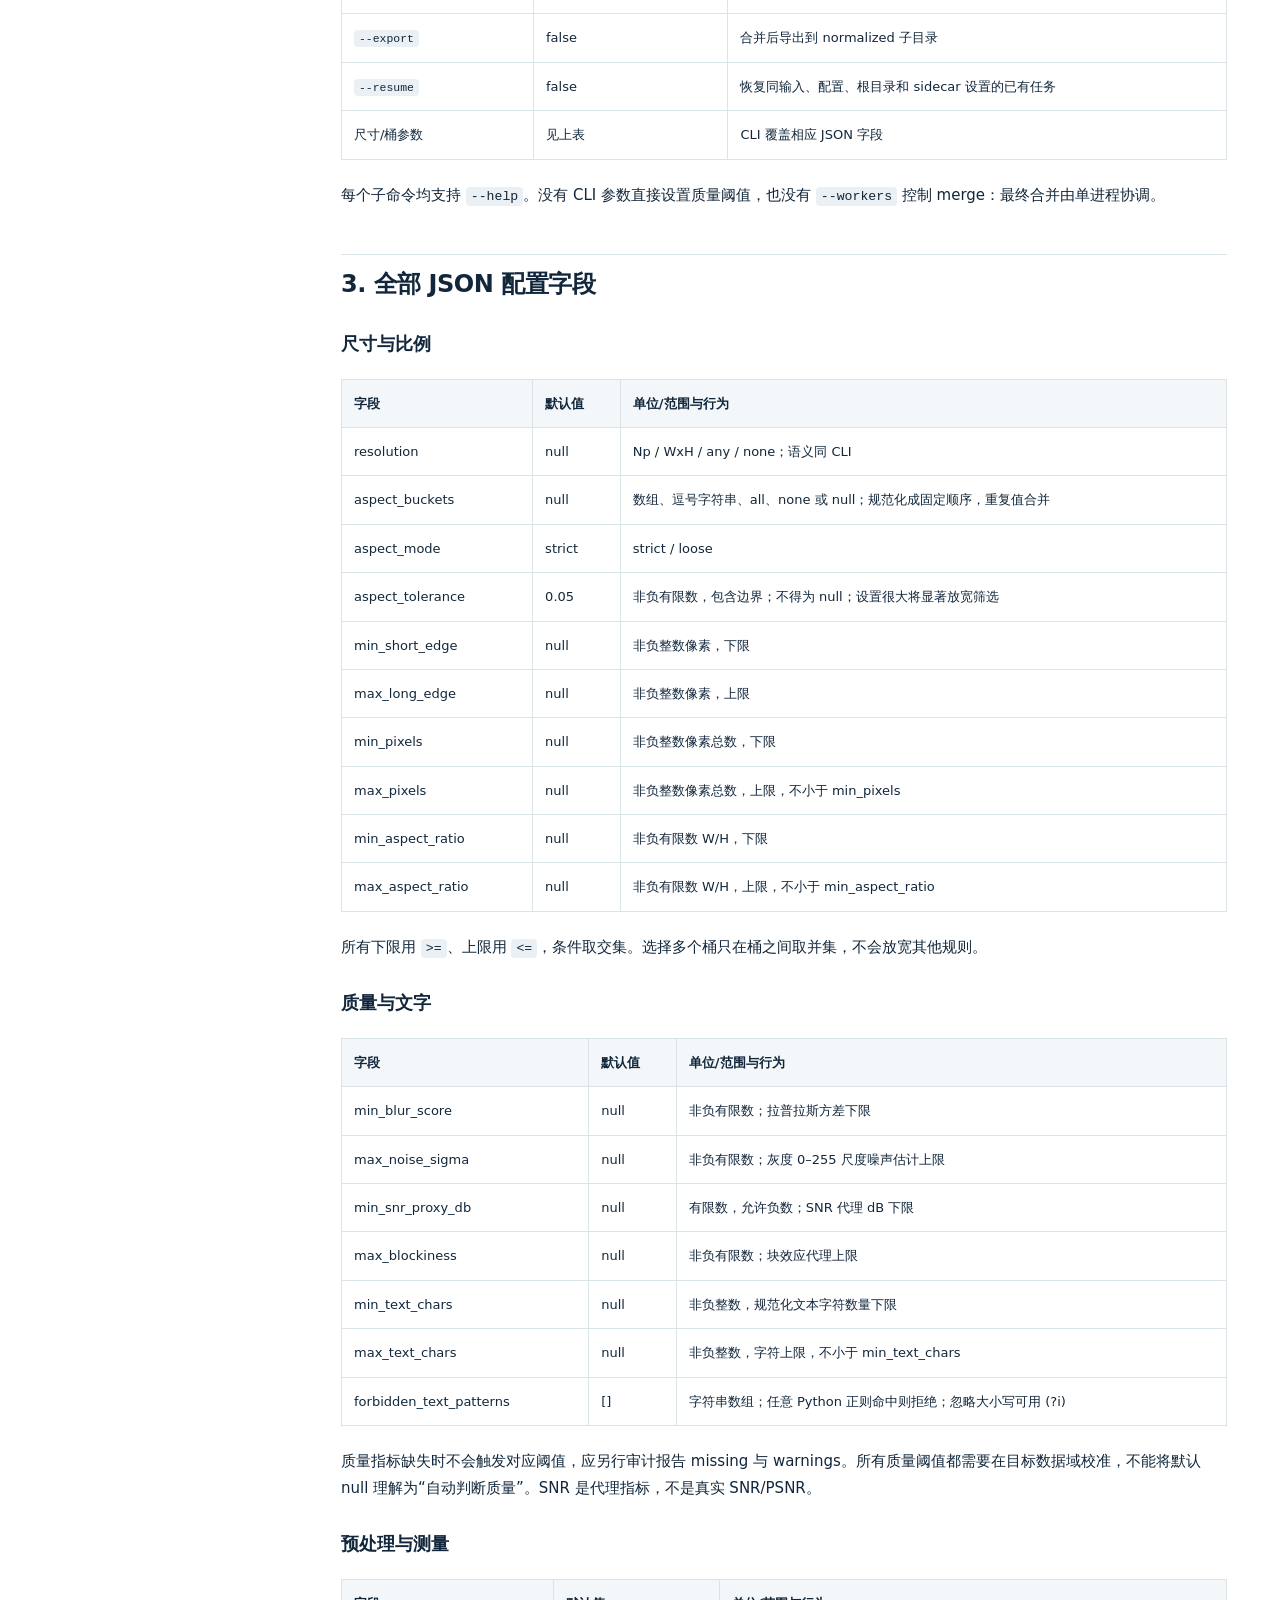
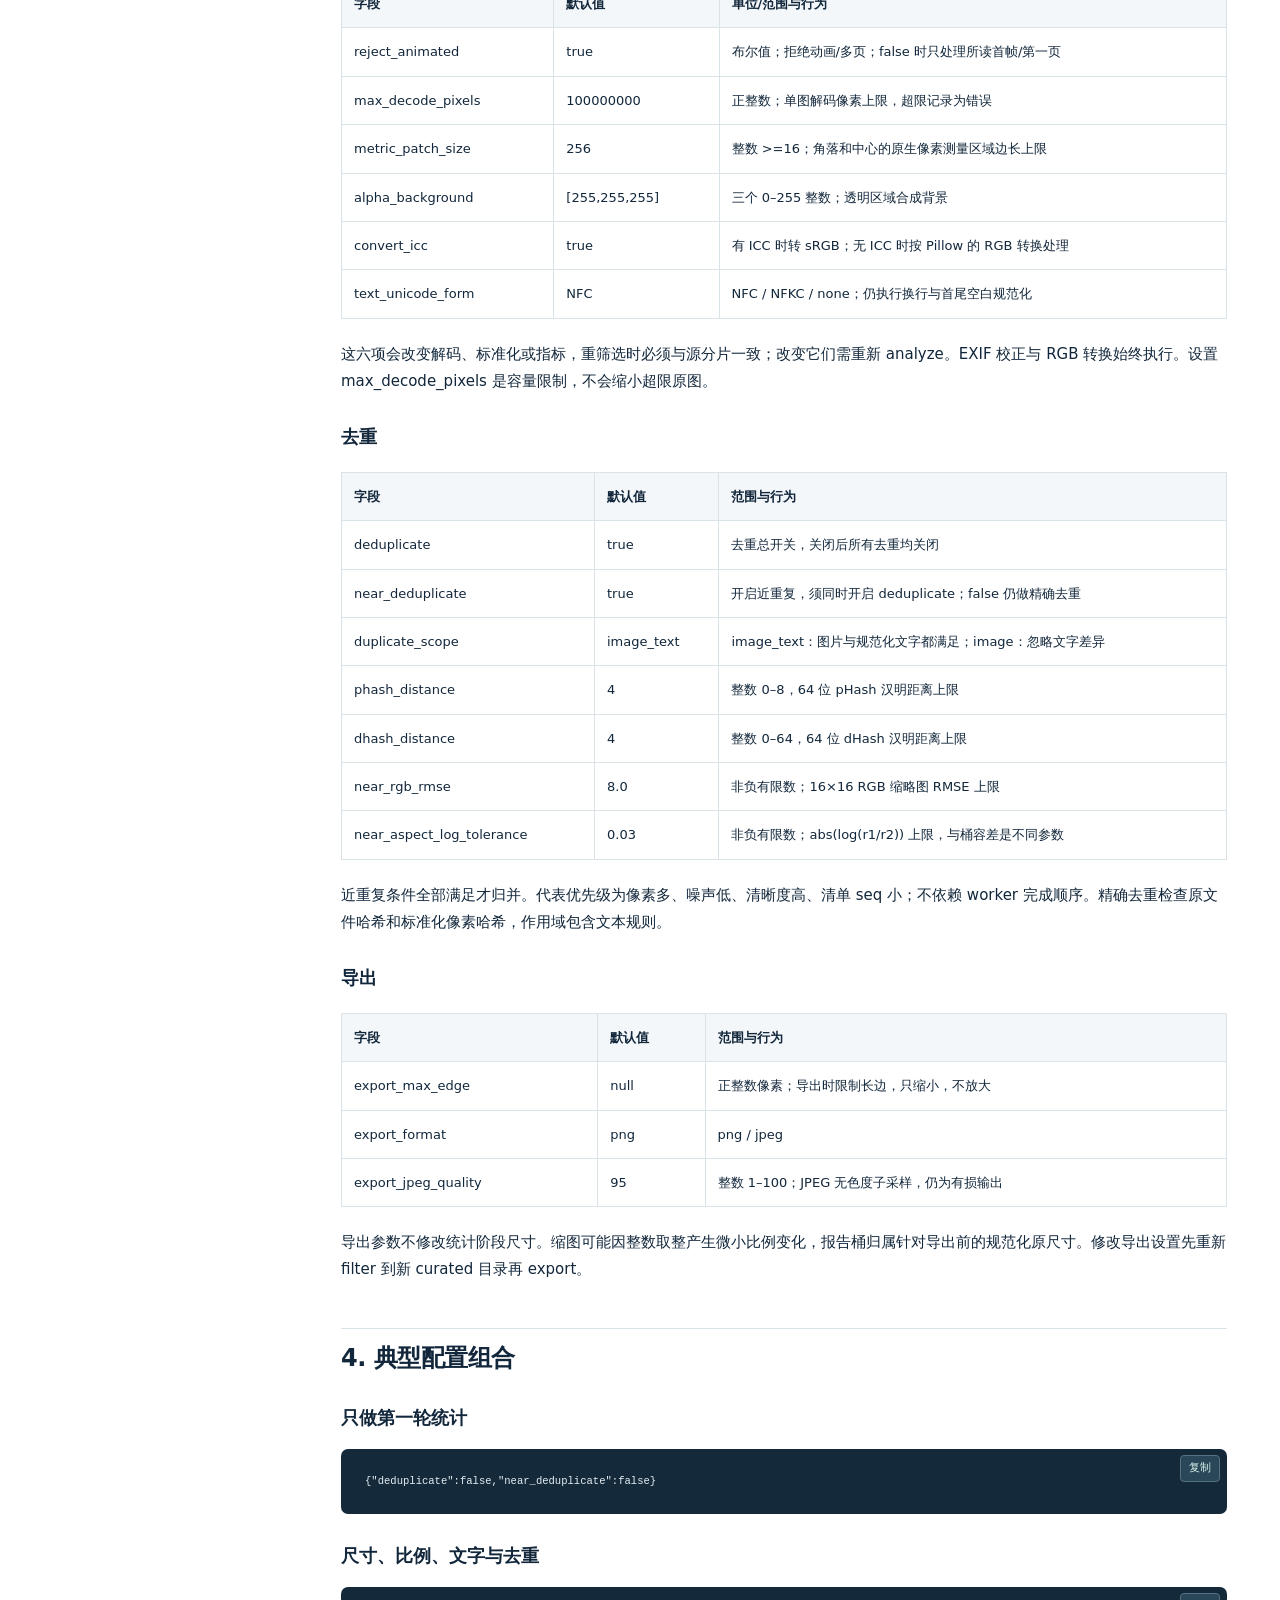
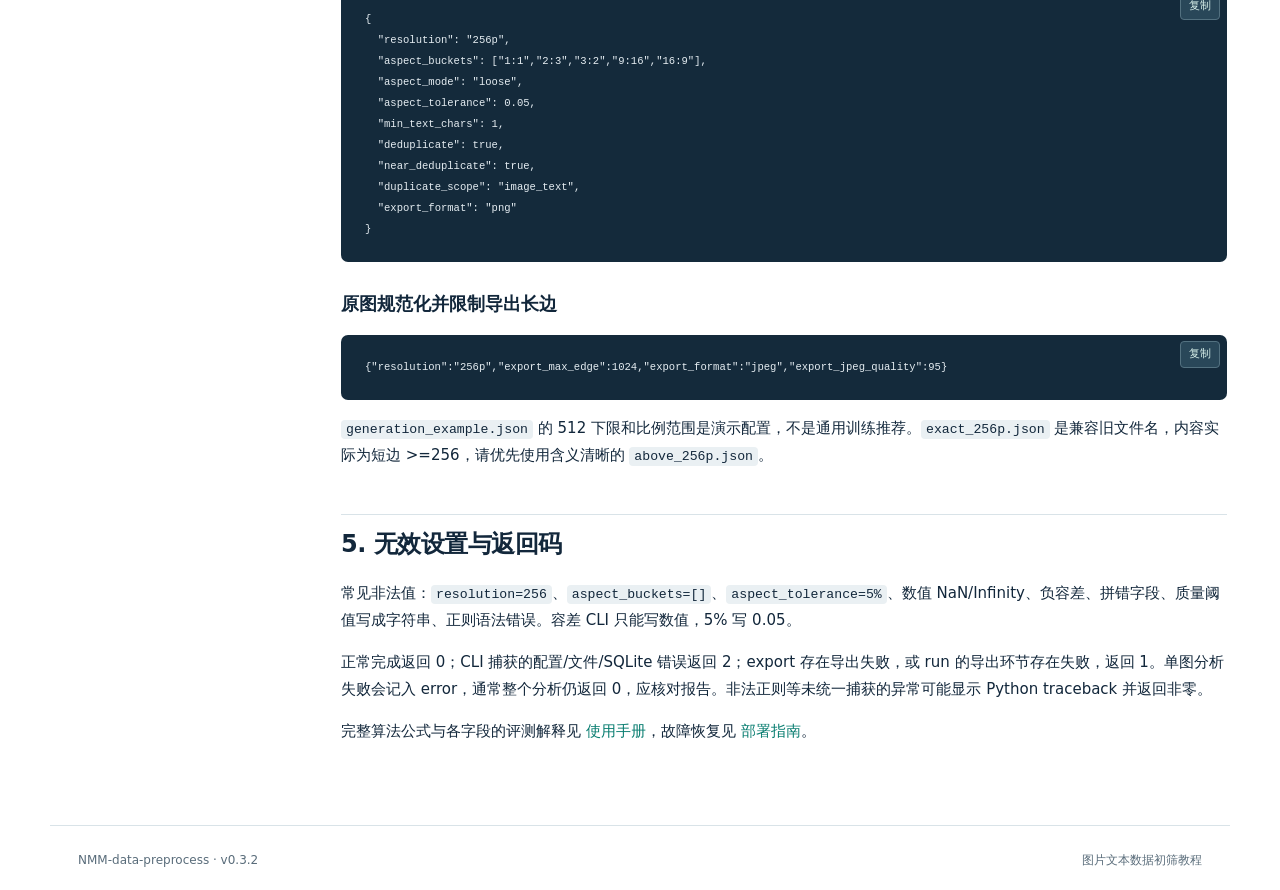
<file: manual/PARAMETERS.html>
<!doctype html><html lang="zh-CN"><head><meta charset="utf-8"><meta name="viewport" content="width=device-width,initial-scale=1"><title>&#21442;&#25968;&#21442;&#32771; &#183; NMM-data-preprocess</title><link rel="stylesheet" href="../assets/style.css"><script defer src="../assets/app.js"></script></head><body><header class="topbar"><a class="brand" href="../index.html">NMM<span> / </span>data-preprocess</a><nav><a href="https://huggingface.co/spaces/HanWangTJU/NMM-data-preprocess/tree/main">&#28304;&#20195;&#30721; &#8599;</a><a href="../downloads/NMM-data-preprocess-0.3.2.zip" download>&#19979;&#36733;&#28304;&#30721; &#8595;</a></nav></header><div class="manual-layout"><aside class="sidebar"><a href="../index.html">&#8592; &#36820;&#22238;&#39318;&#39029;</a><a class="" href="QUICKSTART.html">&#36880;&#27493;&#25945;&#31243;</a><a class="" href="USAGE.html">&#23436;&#25972;&#25163;&#20876;</a><a class="active" href="PARAMETERS.html">&#21442;&#25968;&#21442;&#32771;</a><a class="" href="DEPLOYMENT.html">&#37096;&#32626;&#25351;&#21335;</a><a class="" href="ARCHITECTURE.html">&#20195;&#30721;&#35828;&#26126;</a><h2>&#26412;&#39029;&#30446;&#24405;</h2><div class="toc">
<ul>
<li><a href="#1-&#22914;&#20309;&#35774;&#32622;&#21442;&#25968;">1. &#22914;&#20309;&#35774;&#32622;&#21442;&#25968;</a></li>
<li><a href="#2-&#25152;&#26377;-cli-&#21442;&#25968;">2. &#25152;&#26377; CLI &#21442;&#25968;</a><ul>
<li><a href="#prepare&#22266;&#23450;&#36755;&#20837;&#28165;&#21333;">prepare&#65306;&#22266;&#23450;&#36755;&#20837;&#28165;&#21333;</a></li>
<li><a href="#analyze&#20998;&#26512;&#19968;&#20010;&#20998;&#29255;">analyze&#65306;&#20998;&#26512;&#19968;&#20010;&#20998;&#29255;</a></li>
<li><a href="#filter-merge&#37325;&#31579;&#36873;&#19982;&#20840;&#23616;&#21435;&#37325;">filter / merge&#65306;&#37325;&#31579;&#36873;&#19982;&#20840;&#23616;&#21435;&#37325;</a></li>
<li><a href="#&#20849;&#29992;&#23610;&#23544;&#19982;&#23485;&#39640;&#27604;&#21442;&#25968;">&#20849;&#29992;&#23610;&#23544;&#19982;&#23485;&#39640;&#27604;&#21442;&#25968;</a></li>
<li><a href="#export&#26631;&#20934;&#21270;&#36755;&#20986;">export&#65306;&#26631;&#20934;&#21270;&#36755;&#20986;</a></li>
<li><a href="#run&#21333;&#26426;&#23436;&#25972;&#27969;&#31243;">run&#65306;&#21333;&#26426;&#23436;&#25972;&#27969;&#31243;</a></li>
</ul>
</li>
<li><a href="#3-&#20840;&#37096;-json-&#37197;&#32622;&#23383;&#27573;">3. &#20840;&#37096; JSON &#37197;&#32622;&#23383;&#27573;</a><ul>
<li><a href="#&#23610;&#23544;&#19982;&#27604;&#20363;">&#23610;&#23544;&#19982;&#27604;&#20363;</a></li>
<li><a href="#&#36136;&#37327;&#19982;&#25991;&#23383;">&#36136;&#37327;&#19982;&#25991;&#23383;</a></li>
<li><a href="#&#39044;&#22788;&#29702;&#19982;&#27979;&#37327;">&#39044;&#22788;&#29702;&#19982;&#27979;&#37327;</a></li>
<li><a href="#&#21435;&#37325;">&#21435;&#37325;</a></li>
<li><a href="#&#23548;&#20986;">&#23548;&#20986;</a></li>
</ul>
</li>
<li><a href="#4-&#20856;&#22411;&#37197;&#32622;&#32452;&#21512;">4. &#20856;&#22411;&#37197;&#32622;&#32452;&#21512;</a><ul>
<li><a href="#&#21482;&#20570;&#31532;&#19968;&#36718;&#32479;&#35745;">&#21482;&#20570;&#31532;&#19968;&#36718;&#32479;&#35745;</a></li>
<li><a href="#&#23610;&#23544;&#27604;&#20363;&#25991;&#23383;&#19982;&#21435;&#37325;">&#23610;&#23544;&#12289;&#27604;&#20363;&#12289;&#25991;&#23383;&#19982;&#21435;&#37325;</a></li>
<li><a href="#&#21407;&#22270;&#35268;&#33539;&#21270;&#24182;&#38480;&#21046;&#23548;&#20986;&#38271;&#36793;">&#21407;&#22270;&#35268;&#33539;&#21270;&#24182;&#38480;&#21046;&#23548;&#20986;&#38271;&#36793;</a></li>
</ul>
</li>
<li><a href="#5-&#26080;&#25928;&#35774;&#32622;&#19982;&#36820;&#22238;&#30721;">5. &#26080;&#25928;&#35774;&#32622;&#19982;&#36820;&#22238;&#30721;</a></li>
</ul>
</div>
</aside><main class="manual"><h1 id="&#21442;&#25968;&#21442;&#32771;&#19982;&#35774;&#32622;&#26041;&#27861;">&#21442;&#25968;&#21442;&#32771;&#19982;&#35774;&#32622;&#26041;&#27861;</h1>
<h2 id="1-&#22914;&#20309;&#35774;&#32622;&#21442;&#25968;">1. &#22914;&#20309;&#35774;&#32622;&#21442;&#25968;</h2>
<p>&#36816;&#34892;&#24418;&#24335;&#26159; <code>python -m image_cleaner &lt;&#23376;&#21629;&#20196;&gt; ...</code>&#65307;&#23433;&#35013;&#21518;&#20063;&#21487;&#29992; <code>image-cleaner &lt;&#23376;&#21629;&#20196;&gt; ...</code>&#12290;Windows &#19979;&#24314;&#35758;&#30452;&#25509;&#20351;&#29992;&#34394;&#25311;&#29615;&#22659;&#30340; <code>.\.venv\Scripts\python.exe</code>&#65292;Linux &#20351;&#29992; <code>.venv/bin/python</code>&#12290;</p>
<p>CLI &#25552;&#20379;&#27969;&#31243;&#19982;&#24120;&#29992;&#23610;&#23544;&#26465;&#20214;&#65307;&#36136;&#37327;&#12289;&#25991;&#26412;&#12289;&#21435;&#37325;&#12289;&#23548;&#20986;&#31561;&#35774;&#32622;&#38598;&#20013;&#22312; JSON &#37197;&#32622;&#25991;&#20214;&#20013;&#65292;&#30001; <code>--config</code> &#21152;&#36733;&#12290;&#37197;&#32622;&#37319;&#29992; UTF-8&#65292;&#19981;&#33021;&#20889;&#27880;&#37322;&#65307;&#24067;&#23572;&#20540;&#29992; <code>true/false</code>&#65292;&#20851;&#38381;&#21487;&#36873;&#38408;&#20540;&#29992; <code>null</code>&#12290;&#25152;&#26377;&#26410;&#30693;&#23383;&#27573;&#20250;&#25253;&#38169;&#65292;&#36991;&#20813;&#25340;&#20889;&#38169;&#35823;&#34987;&#38745;&#40664;&#24573;&#30053;&#12290;</p>
<p>&#20248;&#20808;&#32423;&#65306;</p>
<ol>
<li><code>analyze/run</code>&#65306;Config &#40664;&#35748;&#20540; &#8594; JSON &#37197;&#32622; &#8594; &#26174;&#24335; CLI &#23610;&#23544;/&#23485;&#39640;&#27604;&#21442;&#25968;&#12290;</li>
<li><code>filter/merge</code> &#26410;&#20256;&#37197;&#32622;&#65306;&#32487;&#25215;&#20998;&#26512;&#20998;&#29255;&#23436;&#25972;&#37197;&#32622; &#8594; &#26174;&#24335; CLI &#21442;&#25968;&#12290;</li>
<li><code>filter/merge</code> &#20256;&#37197;&#32622;&#65306;Config &#40664;&#35748;&#20540; &#8594; &#26032; JSON &#37197;&#32622; &#8594; &#26174;&#24335; CLI &#21442;&#25968;&#65307;&#19981;&#19982;&#20998;&#29255;&#23383;&#27573;&#36880;&#39033;&#21512;&#24182;&#12290;</li>
<li><code>export</code>&#65306;&#20351;&#29992; curated/report.json &#20013;&#30340;&#37197;&#32622;&#65307;&#19981;&#25509;&#21463;&#21478;&#19968;&#20010; <code>--config</code>&#12290;</li>
</ol>
<p>&#20363;&#22914;&#32479;&#35745;&#20998;&#29255;&#20351;&#29992; <code>statistics_only.json</code> &#26102;&#21435;&#37325;&#20851;&#38381;&#65292;&#20165;&#21152; <code>--resolution 256p</code> &#19981;&#20250;&#24320;&#21551;&#21435;&#37325;&#65307;&#28155;&#21152; <code>--config configs/audit.json</code> &#25165;&#20999;&#25442;&#21040;&#35813;&#37197;&#32622;&#20013;&#30340;&#21435;&#37325;&#35774;&#32622;&#12290;</p>
<h2 id="2-&#25152;&#26377;-cli-&#21442;&#25968;">2. &#25152;&#26377; CLI &#21442;&#25968;</h2>
<h3 id="prepare&#22266;&#23450;&#36755;&#20837;&#28165;&#21333;">prepare&#65306;&#22266;&#23450;&#36755;&#20837;&#28165;&#21333;</h3>
<table>
<thead>
<tr>
<th>&#21442;&#25968;</th>
<th>&#24517;&#22635;/&#40664;&#35748;</th>
<th>&#35828;&#26126;</th>
</tr>
</thead>
<tbody>
<tr>
<td><code>--input</code></td>
<td>&#24517;&#22635;</td>
<td>&#22270;&#29255;&#30446;&#24405;&#25110; UTF-8 JSONL</td>
</tr>
<tr>
<td><code>--manifest</code></td>
<td>&#24517;&#22635;</td>
<td>&#20889;&#20837;&#22266;&#23450;&#28165;&#21333;&#65292;&#21516;&#26102;&#29983;&#25104; <code>.meta.json</code>&#65307;&#19981;&#33021;&#35206;&#30422;&#24050;&#26377;&#28165;&#21333;</td>
</tr>
<tr>
<td><code>--root</code></td>
<td>&#33258;&#21160;&#25512;&#26029;</td>
<td>&#30456;&#23545;&#22270;&#29255;&#36335;&#24452;&#30340;&#26681;&#30446;&#24405;&#65307;&#30446;&#24405;&#36755;&#20837;&#40664;&#35748;&#33258;&#36523;&#65292;JSONL &#40664;&#35748;&#20854;&#29238;&#30446;&#24405;</td>
</tr>
<tr>
<td><code>--sidecar-text</code></td>
<td>false</td>
<td>&#25991;&#20214;&#22841;&#36755;&#20837;&#26102;&#35835;&#21462;&#21516;&#21517; UTF-8 <code>.txt</code>&#65307;JSONL &#25991;&#26412;&#30452;&#25509;&#26469;&#33258; text</td>
</tr>
</tbody>
</table>
<h3 id="analyze&#20998;&#26512;&#19968;&#20010;&#20998;&#29255;">analyze&#65306;&#20998;&#26512;&#19968;&#20010;&#20998;&#29255;</h3>
<table>
<thead>
<tr>
<th>&#21442;&#25968;</th>
<th>&#24517;&#22635;/&#40664;&#35748;</th>
<th>&#35828;&#26126;</th>
</tr>
</thead>
<tbody>
<tr>
<td><code>--manifest</code></td>
<td>&#24517;&#22635;</td>
<td>prepare &#29983;&#25104;&#30340;&#28165;&#21333;&#65292;&#24517;&#39035;&#26377;&#37197;&#22871; <code>.meta.json</code></td>
</tr>
<tr>
<td><code>--output</code></td>
<td>&#24517;&#22635;</td>
<td>&#20998;&#29255;&#36755;&#20986;&#30446;&#24405;</td>
</tr>
<tr>
<td><code>--config</code></td>
<td>Config &#40664;&#35748;&#20540;</td>
<td>JSON &#37197;&#32622;&#25991;&#20214;</td>
</tr>
<tr>
<td><code>--root</code></td>
<td>&#28165;&#21333;&#20803;&#25968;&#25454; root</td>
<td>&#24403;&#21069;&#33410;&#28857;&#30340;&#22270;&#29255;&#26681;&#30446;&#24405;&#65292;&#21487;&#19982;&#21046;&#20316;&#28165;&#21333;&#30340;&#26426;&#22120;&#19981;&#21516;</td>
</tr>
<tr>
<td><code>--workers</code></td>
<td>min(8, CPU &#25968;&#37327;)</td>
<td>&#26412;&#26426;&#20998;&#26512;&#36827;&#31243;&#25968;&#65292;&#27491;&#25972;&#25968;</td>
</tr>
<tr>
<td><code>--rank</code></td>
<td>0</td>
<td>&#24403;&#21069;&#20998;&#29255;&#32534;&#21495;&#65292;0 &#24320;&#22987;</td>
</tr>
<tr>
<td><code>--world-size</code></td>
<td>1</td>
<td>&#24635;&#20998;&#29255;&#25968;&#65292;&#27491;&#25972;&#25968;&#65292;rank &#24517;&#39035;&#23567;&#20110;&#35813;&#20540;</td>
</tr>
<tr>
<td><code>--resume</code></td>
<td>false</td>
<td>&#20351;&#29992;&#30456;&#21516;&#28165;&#21333;&#12289;&#37197;&#32622;&#12289;&#29256;&#26412;&#21644;&#20998;&#29255;&#21442;&#25968;&#24674;&#22797;&#24050;&#26377; SQLite</td>
</tr>
<tr>
<td>&#23610;&#23544;/&#26742;&#21442;&#25968;</td>
<td>&#35265;&#19979;&#34920;</td>
<td>&#25903;&#25345; resolution &#19982;&#19977;&#20010; aspect &#21442;&#25968;</td>
</tr>
</tbody>
</table>
<h3 id="filter-merge&#37325;&#31579;&#36873;&#19982;&#20840;&#23616;&#21435;&#37325;">filter / merge&#65306;&#37325;&#31579;&#36873;&#19982;&#20840;&#23616;&#21435;&#37325;</h3>
<p>&#20004;&#20010;&#21517;&#31216;&#35843;&#29992;&#21516;&#19968;&#23454;&#29616;&#12290;</p>
<table>
<thead>
<tr>
<th>&#21442;&#25968;</th>
<th>&#24517;&#22635;/&#40664;&#35748;</th>
<th>&#35828;&#26126;</th>
</tr>
</thead>
<tbody>
<tr>
<td><code>--shards</code></td>
<td>&#24517;&#22635;</td>
<td>&#21516;&#19968; manifest&#12289;&#29256;&#26412;&#21644;&#20998;&#26512;&#37197;&#32622;&#30340;&#20840;&#37096; rank SQLite &#25152;&#22312;&#30446;&#24405;</td>
</tr>
<tr>
<td><code>--output</code></td>
<td>&#24517;&#22635;</td>
<td>&#19968;&#20010;&#26032;&#30340;&#36755;&#20986;&#30446;&#24405;&#65292;&#19981;&#25509;&#21463;&#35206;&#30422;&#24050;&#26377;&#21512;&#24182;&#32467;&#26524;</td>
</tr>
<tr>
<td><code>--config</code></td>
<td>&#32487;&#25215;&#20998;&#26512;&#37197;&#32622;</td>
<td>&#26032;&#31579;&#36873;&#37197;&#32622;&#65307;&#19981;&#33021;&#25913;&#21464;&#39044;&#22788;&#29702;/&#27979;&#37327;&#35774;&#32622;</td>
</tr>
<tr>
<td>&#23610;&#23544;/&#26742;&#21442;&#25968;</td>
<td>&#35265;&#19979;&#34920;</td>
<td>&#35206;&#30422;&#26377;&#25928;&#37197;&#32622;&#23545;&#24212;&#23383;&#27573;</td>
</tr>
</tbody>
</table>
<h3 id="&#20849;&#29992;&#23610;&#23544;&#19982;&#23485;&#39640;&#27604;&#21442;&#25968;">&#20849;&#29992;&#23610;&#23544;&#19982;&#23485;&#39640;&#27604;&#21442;&#25968;</h3>
<p>&#36866;&#29992;&#20110; <code>analyze</code>&#12289;<code>run</code>&#12289;<code>filter/merge</code>&#12290;</p>
<table>
<thead>
<tr>
<th>&#21442;&#25968;</th>
<th>Config &#40664;&#35748;&#20540;</th>
<th>&#21462;&#20540;&#19982;&#35268;&#21017;</th>
</tr>
</thead>
<tbody>
<tr>
<td><code>--resolution</code></td>
<td>null</td>
<td><code>256p</code> &#30701;&#36793; &gt;=256&#65307;<code>384x256</code> &#31934;&#30830;&#23485;&#39640;&#65307;<code>any/none</code> &#20851;&#38381;&#65307;&#24517;&#39035;&#20026;&#27491;&#25972;&#25968;&#23610;&#23544;</td>
</tr>
<tr>
<td><code>--aspect-buckets</code></td>
<td>null</td>
<td>&#22810;&#36873;&#20363;&#22914; <code>"1:1,2:3"</code>&#65307;<code>all</code> &#21313;&#26742;&#24182;&#38598;&#65307;<code>none</code> &#20851;&#38381;&#65307;&#31354;&#36873;&#25321;&#25253;&#38169;</td>
</tr>
<tr>
<td><code>--aspect-mode</code></td>
<td>strict</td>
<td>strict &#31934;&#30830;&#25972;&#25968;&#27604;&#20363;&#65307;loose &#23481;&#24046;&#27169;&#24335;</td>
</tr>
<tr>
<td><code>--aspect-tolerance</code></td>
<td>0.05</td>
<td>&#26377;&#38480;&#38750;&#36127;&#25968;&#65292;&#21482;&#20316;&#29992;&#20110; loose&#65307;0.05=5%&#65292;0=&#19981;&#20801;&#35768;&#20559;&#24046;</td>
</tr>
</tbody>
</table>
<p>&#21313;&#26742;&#22266;&#23450;&#20026; <code>1:1,2:3,3:2,3:4,4:3,9:16,16:9,21:9,1:3,3:1</code>&#65292;&#19981;&#25903;&#25345;&#33258;&#23450;&#20041;&#12290;&#25152;&#26377;&#23610;&#23544;&#26465;&#20214;&#22522;&#20110; EXIF &#26657;&#27491;&#21518;&#30340;&#23485;&#21644;&#39640;&#65307;&#19981;&#33258;&#21160;&#20114;&#25442;&#27178;&#31446;&#26742;&#12290;&#20005;&#26684;&#27169;&#24335;&#24573;&#30053;&#23481;&#24046;&#21442;&#25968;&#65307;&#26410;&#36873;&#25321;&#26742;&#26102;&#27169;&#24335;&#21644;&#23481;&#24046;&#19981;&#20250;&#21551;&#29992;&#36807;&#28388;&#12290;</p>
<h3 id="export&#26631;&#20934;&#21270;&#36755;&#20986;">export&#65306;&#26631;&#20934;&#21270;&#36755;&#20986;</h3>
<table>
<thead>
<tr>
<th>&#21442;&#25968;</th>
<th>&#24517;&#22635;/&#40664;&#35748;</th>
<th>&#35828;&#26126;</th>
</tr>
</thead>
<tbody>
<tr>
<td><code>--curated</code></td>
<td>&#24517;&#22635;</td>
<td>filter/merge &#36755;&#20986;&#30446;&#24405;&#65292;&#25110; run &#30340; curated &#23376;&#30446;&#24405;</td>
</tr>
<tr>
<td><code>--output</code></td>
<td>&#24517;&#22635;</td>
<td>&#29420;&#31435;&#23548;&#20986;&#30446;&#24405;</td>
</tr>
<tr>
<td><code>--root</code></td>
<td>&#35760;&#24405; source_path</td>
<td>&#22270;&#29255;&#31227;&#21160;&#21518;&#35206;&#30422;&#28304;&#22270;&#29255;&#26681;&#30446;&#24405;</td>
</tr>
<tr>
<td><code>--workers</code></td>
<td>min(8, CPU &#25968;&#37327;)</td>
<td>&#26412;&#26426;&#23548;&#20986;&#36827;&#31243;&#25968;&#65292;&#27491;&#25972;&#25968;</td>
</tr>
<tr>
<td><code>--resume</code></td>
<td>false</td>
<td>&#20351;&#29992;&#30456;&#21516;&#37197;&#32622;&#21644;&#36755;&#20986;&#30446;&#24405;&#32493;&#36305;&#65292;&#26657;&#39564;&#28304;&#25991;&#20214;&#21644;&#24050;&#23548;&#20986;&#25991;&#20214;&#21704;&#24076;</td>
</tr>
</tbody>
</table>
<h3 id="run&#21333;&#26426;&#23436;&#25972;&#27969;&#31243;">run&#65306;&#21333;&#26426;&#23436;&#25972;&#27969;&#31243;</h3>
<table>
<thead>
<tr>
<th>&#21442;&#25968;</th>
<th>&#24517;&#22635;/&#40664;&#35748;</th>
<th>&#35828;&#26126;</th>
</tr>
</thead>
<tbody>
<tr>
<td><code>--input</code></td>
<td>&#24517;&#22635;</td>
<td>&#22270;&#29255;&#25991;&#20214;&#22841;&#25110; JSONL</td>
</tr>
<tr>
<td><code>--output</code></td>
<td>&#24517;&#22635;</td>
<td>&#24037;&#20316;&#30446;&#24405;&#65292;&#19979;&#35774; input&#12289;shards&#12289;curated &#31561;</td>
</tr>
<tr>
<td><code>--root</code></td>
<td>&#33258;&#21160;&#25512;&#26029;</td>
<td>&#22270;&#29255;&#26681;&#30446;&#24405;</td>
</tr>
<tr>
<td><code>--config</code></td>
<td>Config &#40664;&#35748;&#20540;</td>
<td>&#20998;&#26512;&#19982;&#31579;&#36873;&#37197;&#32622;</td>
</tr>
<tr>
<td><code>--workers</code></td>
<td>min(8, CPU &#25968;&#37327;)</td>
<td>&#26412;&#26426;&#22810;&#36827;&#31243;&#25968;&#37327;</td>
</tr>
<tr>
<td><code>--sidecar-text</code></td>
<td>false</td>
<td>&#25991;&#20214;&#22841;&#36755;&#20837;&#35835;&#21462;&#21516;&#21517;&#25991;&#26412;</td>
</tr>
<tr>
<td><code>--export</code></td>
<td>false</td>
<td>&#21512;&#24182;&#21518;&#23548;&#20986;&#21040; normalized &#23376;&#30446;&#24405;</td>
</tr>
<tr>
<td><code>--resume</code></td>
<td>false</td>
<td>&#24674;&#22797;&#21516;&#36755;&#20837;&#12289;&#37197;&#32622;&#12289;&#26681;&#30446;&#24405;&#21644; sidecar &#35774;&#32622;&#30340;&#24050;&#26377;&#20219;&#21153;</td>
</tr>
<tr>
<td>&#23610;&#23544;/&#26742;&#21442;&#25968;</td>
<td>&#35265;&#19978;&#34920;</td>
<td>CLI &#35206;&#30422;&#30456;&#24212; JSON &#23383;&#27573;</td>
</tr>
</tbody>
</table>
<p>&#27599;&#20010;&#23376;&#21629;&#20196;&#22343;&#25903;&#25345; <code>--help</code>&#12290;&#27809;&#26377; CLI &#21442;&#25968;&#30452;&#25509;&#35774;&#32622;&#36136;&#37327;&#38408;&#20540;&#65292;&#20063;&#27809;&#26377; <code>--workers</code> &#25511;&#21046; merge&#65306;&#26368;&#32456;&#21512;&#24182;&#30001;&#21333;&#36827;&#31243;&#21327;&#35843;&#12290;</p>
<h2 id="3-&#20840;&#37096;-json-&#37197;&#32622;&#23383;&#27573;">3. &#20840;&#37096; JSON &#37197;&#32622;&#23383;&#27573;</h2>
<h3 id="&#23610;&#23544;&#19982;&#27604;&#20363;">&#23610;&#23544;&#19982;&#27604;&#20363;</h3>
<table>
<thead>
<tr>
<th>&#23383;&#27573;</th>
<th>&#40664;&#35748;&#20540;</th>
<th>&#21333;&#20301;/&#33539;&#22260;&#19982;&#34892;&#20026;</th>
</tr>
</thead>
<tbody>
<tr>
<td>resolution</td>
<td>null</td>
<td>Np / WxH / any / none&#65307;&#35821;&#20041;&#21516; CLI</td>
</tr>
<tr>
<td>aspect_buckets</td>
<td>null</td>
<td>&#25968;&#32452;&#12289;&#36887;&#21495;&#23383;&#31526;&#20018;&#12289;all&#12289;none &#25110; null&#65307;&#35268;&#33539;&#21270;&#25104;&#22266;&#23450;&#39034;&#24207;&#65292;&#37325;&#22797;&#20540;&#21512;&#24182;</td>
</tr>
<tr>
<td>aspect_mode</td>
<td>strict</td>
<td>strict / loose</td>
</tr>
<tr>
<td>aspect_tolerance</td>
<td>0.05</td>
<td>&#38750;&#36127;&#26377;&#38480;&#25968;&#65292;&#21253;&#21547;&#36793;&#30028;&#65307;&#19981;&#24471;&#20026; null&#65307;&#35774;&#32622;&#24456;&#22823;&#23558;&#26174;&#33879;&#25918;&#23485;&#31579;&#36873;</td>
</tr>
<tr>
<td>min_short_edge</td>
<td>null</td>
<td>&#38750;&#36127;&#25972;&#25968;&#20687;&#32032;&#65292;&#19979;&#38480;</td>
</tr>
<tr>
<td>max_long_edge</td>
<td>null</td>
<td>&#38750;&#36127;&#25972;&#25968;&#20687;&#32032;&#65292;&#19978;&#38480;</td>
</tr>
<tr>
<td>min_pixels</td>
<td>null</td>
<td>&#38750;&#36127;&#25972;&#25968;&#20687;&#32032;&#24635;&#25968;&#65292;&#19979;&#38480;</td>
</tr>
<tr>
<td>max_pixels</td>
<td>null</td>
<td>&#38750;&#36127;&#25972;&#25968;&#20687;&#32032;&#24635;&#25968;&#65292;&#19978;&#38480;&#65292;&#19981;&#23567;&#20110; min_pixels</td>
</tr>
<tr>
<td>min_aspect_ratio</td>
<td>null</td>
<td>&#38750;&#36127;&#26377;&#38480;&#25968; W/H&#65292;&#19979;&#38480;</td>
</tr>
<tr>
<td>max_aspect_ratio</td>
<td>null</td>
<td>&#38750;&#36127;&#26377;&#38480;&#25968; W/H&#65292;&#19978;&#38480;&#65292;&#19981;&#23567;&#20110; min_aspect_ratio</td>
</tr>
</tbody>
</table>
<p>&#25152;&#26377;&#19979;&#38480;&#29992; <code>&gt;=</code>&#12289;&#19978;&#38480;&#29992; <code>&lt;=</code>&#65292;&#26465;&#20214;&#21462;&#20132;&#38598;&#12290;&#36873;&#25321;&#22810;&#20010;&#26742;&#21482;&#22312;&#26742;&#20043;&#38388;&#21462;&#24182;&#38598;&#65292;&#19981;&#20250;&#25918;&#23485;&#20854;&#20182;&#35268;&#21017;&#12290;</p>
<h3 id="&#36136;&#37327;&#19982;&#25991;&#23383;">&#36136;&#37327;&#19982;&#25991;&#23383;</h3>
<table>
<thead>
<tr>
<th>&#23383;&#27573;</th>
<th>&#40664;&#35748;&#20540;</th>
<th>&#21333;&#20301;/&#33539;&#22260;&#19982;&#34892;&#20026;</th>
</tr>
</thead>
<tbody>
<tr>
<td>min_blur_score</td>
<td>null</td>
<td>&#38750;&#36127;&#26377;&#38480;&#25968;&#65307;&#25289;&#26222;&#25289;&#26031;&#26041;&#24046;&#19979;&#38480;</td>
</tr>
<tr>
<td>max_noise_sigma</td>
<td>null</td>
<td>&#38750;&#36127;&#26377;&#38480;&#25968;&#65307;&#28784;&#24230; 0&#8211;255 &#23610;&#24230;&#22122;&#22768;&#20272;&#35745;&#19978;&#38480;</td>
</tr>
<tr>
<td>min_snr_proxy_db</td>
<td>null</td>
<td>&#26377;&#38480;&#25968;&#65292;&#20801;&#35768;&#36127;&#25968;&#65307;SNR &#20195;&#29702; dB &#19979;&#38480;</td>
</tr>
<tr>
<td>max_blockiness</td>
<td>null</td>
<td>&#38750;&#36127;&#26377;&#38480;&#25968;&#65307;&#22359;&#25928;&#24212;&#20195;&#29702;&#19978;&#38480;</td>
</tr>
<tr>
<td>min_text_chars</td>
<td>null</td>
<td>&#38750;&#36127;&#25972;&#25968;&#65292;&#35268;&#33539;&#21270;&#25991;&#26412;&#23383;&#31526;&#25968;&#37327;&#19979;&#38480;</td>
</tr>
<tr>
<td>max_text_chars</td>
<td>null</td>
<td>&#38750;&#36127;&#25972;&#25968;&#65292;&#23383;&#31526;&#19978;&#38480;&#65292;&#19981;&#23567;&#20110; min_text_chars</td>
</tr>
<tr>
<td>forbidden_text_patterns</td>
<td>[]</td>
<td>&#23383;&#31526;&#20018;&#25968;&#32452;&#65307;&#20219;&#24847; Python &#27491;&#21017;&#21629;&#20013;&#21017;&#25298;&#32477;&#65307;&#24573;&#30053;&#22823;&#23567;&#20889;&#21487;&#29992; (?i)</td>
</tr>
</tbody>
</table>
<p>&#36136;&#37327;&#25351;&#26631;&#32570;&#22833;&#26102;&#19981;&#20250;&#35302;&#21457;&#23545;&#24212;&#38408;&#20540;&#65292;&#24212;&#21478;&#34892;&#23457;&#35745;&#25253;&#21578; missing &#19982; warnings&#12290;&#25152;&#26377;&#36136;&#37327;&#38408;&#20540;&#37117;&#38656;&#35201;&#22312;&#30446;&#26631;&#25968;&#25454;&#22495;&#26657;&#20934;&#65292;&#19981;&#33021;&#23558;&#40664;&#35748; null &#29702;&#35299;&#20026;&#8220;&#33258;&#21160;&#21028;&#26029;&#36136;&#37327;&#8221;&#12290;SNR &#26159;&#20195;&#29702;&#25351;&#26631;&#65292;&#19981;&#26159;&#30495;&#23454; SNR/PSNR&#12290;</p>
<h3 id="&#39044;&#22788;&#29702;&#19982;&#27979;&#37327;">&#39044;&#22788;&#29702;&#19982;&#27979;&#37327;</h3>
<table>
<thead>
<tr>
<th>&#23383;&#27573;</th>
<th>&#40664;&#35748;&#20540;</th>
<th>&#21333;&#20301;/&#33539;&#22260;&#19982;&#34892;&#20026;</th>
</tr>
</thead>
<tbody>
<tr>
<td>reject_animated</td>
<td>true</td>
<td>&#24067;&#23572;&#20540;&#65307;&#25298;&#32477;&#21160;&#30011;/&#22810;&#39029;&#65307;false &#26102;&#21482;&#22788;&#29702;&#25152;&#35835;&#39318;&#24103;/&#31532;&#19968;&#39029;</td>
</tr>
<tr>
<td>max_decode_pixels</td>
<td>100000000</td>
<td>&#27491;&#25972;&#25968;&#65307;&#21333;&#22270;&#35299;&#30721;&#20687;&#32032;&#19978;&#38480;&#65292;&#36229;&#38480;&#35760;&#24405;&#20026;&#38169;&#35823;</td>
</tr>
<tr>
<td>metric_patch_size</td>
<td>256</td>
<td>&#25972;&#25968; &gt;=16&#65307;&#35282;&#33853;&#21644;&#20013;&#24515;&#30340;&#21407;&#29983;&#20687;&#32032;&#27979;&#37327;&#21306;&#22495;&#36793;&#38271;&#19978;&#38480;</td>
</tr>
<tr>
<td>alpha_background</td>
<td>[255,255,255]</td>
<td>&#19977;&#20010; 0&#8211;255 &#25972;&#25968;&#65307;&#36879;&#26126;&#21306;&#22495;&#21512;&#25104;&#32972;&#26223;</td>
</tr>
<tr>
<td>convert_icc</td>
<td>true</td>
<td>&#26377; ICC &#26102;&#36716; sRGB&#65307;&#26080; ICC &#26102;&#25353; Pillow &#30340; RGB &#36716;&#25442;&#22788;&#29702;</td>
</tr>
<tr>
<td>text_unicode_form</td>
<td>NFC</td>
<td>NFC / NFKC / none&#65307;&#20173;&#25191;&#34892;&#25442;&#34892;&#19982;&#39318;&#23614;&#31354;&#30333;&#35268;&#33539;&#21270;</td>
</tr>
</tbody>
</table>
<p>&#36825;&#20845;&#39033;&#20250;&#25913;&#21464;&#35299;&#30721;&#12289;&#26631;&#20934;&#21270;&#25110;&#25351;&#26631;&#65292;&#37325;&#31579;&#36873;&#26102;&#24517;&#39035;&#19982;&#28304;&#20998;&#29255;&#19968;&#33268;&#65307;&#25913;&#21464;&#23427;&#20204;&#38656;&#37325;&#26032; analyze&#12290;EXIF &#26657;&#27491;&#19982; RGB &#36716;&#25442;&#22987;&#32456;&#25191;&#34892;&#12290;&#35774;&#32622; max_decode_pixels &#26159;&#23481;&#37327;&#38480;&#21046;&#65292;&#19981;&#20250;&#32553;&#23567;&#36229;&#38480;&#21407;&#22270;&#12290;</p>
<h3 id="&#21435;&#37325;">&#21435;&#37325;</h3>
<table>
<thead>
<tr>
<th>&#23383;&#27573;</th>
<th>&#40664;&#35748;&#20540;</th>
<th>&#33539;&#22260;&#19982;&#34892;&#20026;</th>
</tr>
</thead>
<tbody>
<tr>
<td>deduplicate</td>
<td>true</td>
<td>&#21435;&#37325;&#24635;&#24320;&#20851;&#65292;&#20851;&#38381;&#21518;&#25152;&#26377;&#21435;&#37325;&#22343;&#20851;&#38381;</td>
</tr>
<tr>
<td>near_deduplicate</td>
<td>true</td>
<td>&#24320;&#21551;&#36817;&#37325;&#22797;&#65292;&#39035;&#21516;&#26102;&#24320;&#21551; deduplicate&#65307;false &#20173;&#20570;&#31934;&#30830;&#21435;&#37325;</td>
</tr>
<tr>
<td>duplicate_scope</td>
<td>image_text</td>
<td>image_text&#65306;&#22270;&#29255;&#19982;&#35268;&#33539;&#21270;&#25991;&#23383;&#37117;&#28385;&#36275;&#65307;image&#65306;&#24573;&#30053;&#25991;&#23383;&#24046;&#24322;</td>
</tr>
<tr>
<td>phash_distance</td>
<td>4</td>
<td>&#25972;&#25968; 0&#8211;8&#65292;64 &#20301; pHash &#27721;&#26126;&#36317;&#31163;&#19978;&#38480;</td>
</tr>
<tr>
<td>dhash_distance</td>
<td>4</td>
<td>&#25972;&#25968; 0&#8211;64&#65292;64 &#20301; dHash &#27721;&#26126;&#36317;&#31163;&#19978;&#38480;</td>
</tr>
<tr>
<td>near_rgb_rmse</td>
<td>8.0</td>
<td>&#38750;&#36127;&#26377;&#38480;&#25968;&#65307;16&#215;16 RGB &#32553;&#30053;&#22270; RMSE &#19978;&#38480;</td>
</tr>
<tr>
<td>near_aspect_log_tolerance</td>
<td>0.03</td>
<td>&#38750;&#36127;&#26377;&#38480;&#25968;&#65307;abs(log(r1/r2)) &#19978;&#38480;&#65292;&#19982;&#26742;&#23481;&#24046;&#26159;&#19981;&#21516;&#21442;&#25968;</td>
</tr>
</tbody>
</table>
<p>&#36817;&#37325;&#22797;&#26465;&#20214;&#20840;&#37096;&#28385;&#36275;&#25165;&#24402;&#24182;&#12290;&#20195;&#34920;&#20248;&#20808;&#32423;&#20026;&#20687;&#32032;&#22810;&#12289;&#22122;&#22768;&#20302;&#12289;&#28165;&#26224;&#24230;&#39640;&#12289;&#28165;&#21333; seq &#23567;&#65307;&#19981;&#20381;&#36182; worker &#23436;&#25104;&#39034;&#24207;&#12290;&#31934;&#30830;&#21435;&#37325;&#26816;&#26597;&#21407;&#25991;&#20214;&#21704;&#24076;&#21644;&#26631;&#20934;&#21270;&#20687;&#32032;&#21704;&#24076;&#65292;&#20316;&#29992;&#22495;&#21253;&#21547;&#25991;&#26412;&#35268;&#21017;&#12290;</p>
<h3 id="&#23548;&#20986;">&#23548;&#20986;</h3>
<table>
<thead>
<tr>
<th>&#23383;&#27573;</th>
<th>&#40664;&#35748;&#20540;</th>
<th>&#33539;&#22260;&#19982;&#34892;&#20026;</th>
</tr>
</thead>
<tbody>
<tr>
<td>export_max_edge</td>
<td>null</td>
<td>&#27491;&#25972;&#25968;&#20687;&#32032;&#65307;&#23548;&#20986;&#26102;&#38480;&#21046;&#38271;&#36793;&#65292;&#21482;&#32553;&#23567;&#65292;&#19981;&#25918;&#22823;</td>
</tr>
<tr>
<td>export_format</td>
<td>png</td>
<td>png / jpeg</td>
</tr>
<tr>
<td>export_jpeg_quality</td>
<td>95</td>
<td>&#25972;&#25968; 1&#8211;100&#65307;JPEG &#26080;&#33394;&#24230;&#23376;&#37319;&#26679;&#65292;&#20173;&#20026;&#26377;&#25439;&#36755;&#20986;</td>
</tr>
</tbody>
</table>
<p>&#23548;&#20986;&#21442;&#25968;&#19981;&#20462;&#25913;&#32479;&#35745;&#38454;&#27573;&#23610;&#23544;&#12290;&#32553;&#22270;&#21487;&#33021;&#22240;&#25972;&#25968;&#21462;&#25972;&#20135;&#29983;&#24494;&#23567;&#27604;&#20363;&#21464;&#21270;&#65292;&#25253;&#21578;&#26742;&#24402;&#23646;&#38024;&#23545;&#23548;&#20986;&#21069;&#30340;&#35268;&#33539;&#21270;&#21407;&#23610;&#23544;&#12290;&#20462;&#25913;&#23548;&#20986;&#35774;&#32622;&#20808;&#37325;&#26032; filter &#21040;&#26032; curated &#30446;&#24405;&#20877; export&#12290;</p>
<h2 id="4-&#20856;&#22411;&#37197;&#32622;&#32452;&#21512;">4. &#20856;&#22411;&#37197;&#32622;&#32452;&#21512;</h2>
<h3 id="&#21482;&#20570;&#31532;&#19968;&#36718;&#32479;&#35745;">&#21482;&#20570;&#31532;&#19968;&#36718;&#32479;&#35745;</h3>
<pre><code class="language-json">{&quot;deduplicate&quot;:false,&quot;near_deduplicate&quot;:false}
</code></pre>
<h3 id="&#23610;&#23544;&#27604;&#20363;&#25991;&#23383;&#19982;&#21435;&#37325;">&#23610;&#23544;&#12289;&#27604;&#20363;&#12289;&#25991;&#23383;&#19982;&#21435;&#37325;</h3>
<pre><code class="language-json">{
  &quot;resolution&quot;: &quot;256p&quot;,
  &quot;aspect_buckets&quot;: [&quot;1:1&quot;,&quot;2:3&quot;,&quot;3:2&quot;,&quot;9:16&quot;,&quot;16:9&quot;],
  &quot;aspect_mode&quot;: &quot;loose&quot;,
  &quot;aspect_tolerance&quot;: 0.05,
  &quot;min_text_chars&quot;: 1,
  &quot;deduplicate&quot;: true,
  &quot;near_deduplicate&quot;: true,
  &quot;duplicate_scope&quot;: &quot;image_text&quot;,
  &quot;export_format&quot;: &quot;png&quot;
}
</code></pre>
<h3 id="&#21407;&#22270;&#35268;&#33539;&#21270;&#24182;&#38480;&#21046;&#23548;&#20986;&#38271;&#36793;">&#21407;&#22270;&#35268;&#33539;&#21270;&#24182;&#38480;&#21046;&#23548;&#20986;&#38271;&#36793;</h3>
<pre><code class="language-json">{&quot;resolution&quot;:&quot;256p&quot;,&quot;export_max_edge&quot;:1024,&quot;export_format&quot;:&quot;jpeg&quot;,&quot;export_jpeg_quality&quot;:95}
</code></pre>
<p><code>generation_example.json</code> &#30340; 512 &#19979;&#38480;&#21644;&#27604;&#20363;&#33539;&#22260;&#26159;&#28436;&#31034;&#37197;&#32622;&#65292;&#19981;&#26159;&#36890;&#29992;&#35757;&#32451;&#25512;&#33616;&#12290;<code>exact_256p.json</code> &#26159;&#20860;&#23481;&#26087;&#25991;&#20214;&#21517;&#65292;&#20869;&#23481;&#23454;&#38469;&#20026;&#30701;&#36793; &gt;=256&#65292;&#35831;&#20248;&#20808;&#20351;&#29992;&#21547;&#20041;&#28165;&#26224;&#30340; <code>above_256p.json</code>&#12290;</p>
<h2 id="5-&#26080;&#25928;&#35774;&#32622;&#19982;&#36820;&#22238;&#30721;">5. &#26080;&#25928;&#35774;&#32622;&#19982;&#36820;&#22238;&#30721;</h2>
<p>&#24120;&#35265;&#38750;&#27861;&#20540;&#65306;<code>resolution=256</code>&#12289;<code>aspect_buckets=[]</code>&#12289;<code>aspect_tolerance=5%</code>&#12289;&#25968;&#20540; NaN/Infinity&#12289;&#36127;&#23481;&#24046;&#12289;&#25340;&#38169;&#23383;&#27573;&#12289;&#36136;&#37327;&#38408;&#20540;&#20889;&#25104;&#23383;&#31526;&#20018;&#12289;&#27491;&#21017;&#35821;&#27861;&#38169;&#35823;&#12290;&#23481;&#24046; CLI &#21482;&#33021;&#20889;&#25968;&#20540;&#65292;5% &#20889; 0.05&#12290;</p>
<p>&#27491;&#24120;&#23436;&#25104;&#36820;&#22238; 0&#65307;CLI &#25429;&#33719;&#30340;&#37197;&#32622;/&#25991;&#20214;/SQLite &#38169;&#35823;&#36820;&#22238; 2&#65307;export &#23384;&#22312;&#23548;&#20986;&#22833;&#36133;&#65292;&#25110; run &#30340;&#23548;&#20986;&#29615;&#33410;&#23384;&#22312;&#22833;&#36133;&#65292;&#36820;&#22238; 1&#12290;&#21333;&#22270;&#20998;&#26512;&#22833;&#36133;&#20250;&#35760;&#20837; error&#65292;&#36890;&#24120;&#25972;&#20010;&#20998;&#26512;&#20173;&#36820;&#22238; 0&#65292;&#24212;&#26680;&#23545;&#25253;&#21578;&#12290;&#38750;&#27861;&#27491;&#21017;&#31561;&#26410;&#32479;&#19968;&#25429;&#33719;&#30340;&#24322;&#24120;&#21487;&#33021;&#26174;&#31034; Python traceback &#24182;&#36820;&#22238;&#38750;&#38646;&#12290;</p>
<p>&#23436;&#25972;&#31639;&#27861;&#20844;&#24335;&#19982;&#21508;&#23383;&#27573;&#30340;&#35780;&#27979;&#35299;&#37322;&#35265; <a href="USAGE.html">&#20351;&#29992;&#25163;&#20876;</a>&#65292;&#25925;&#38556;&#24674;&#22797;&#35265; <a href="DEPLOYMENT.html">&#37096;&#32626;&#25351;&#21335;</a>&#12290;</p></main></div><footer>NMM-data-preprocess &#183; v0.3.2<span>&#22270;&#29255;&#25991;&#26412;&#25968;&#25454;&#21021;&#31579;&#25945;&#31243;</span></footer></body></html>
</file>
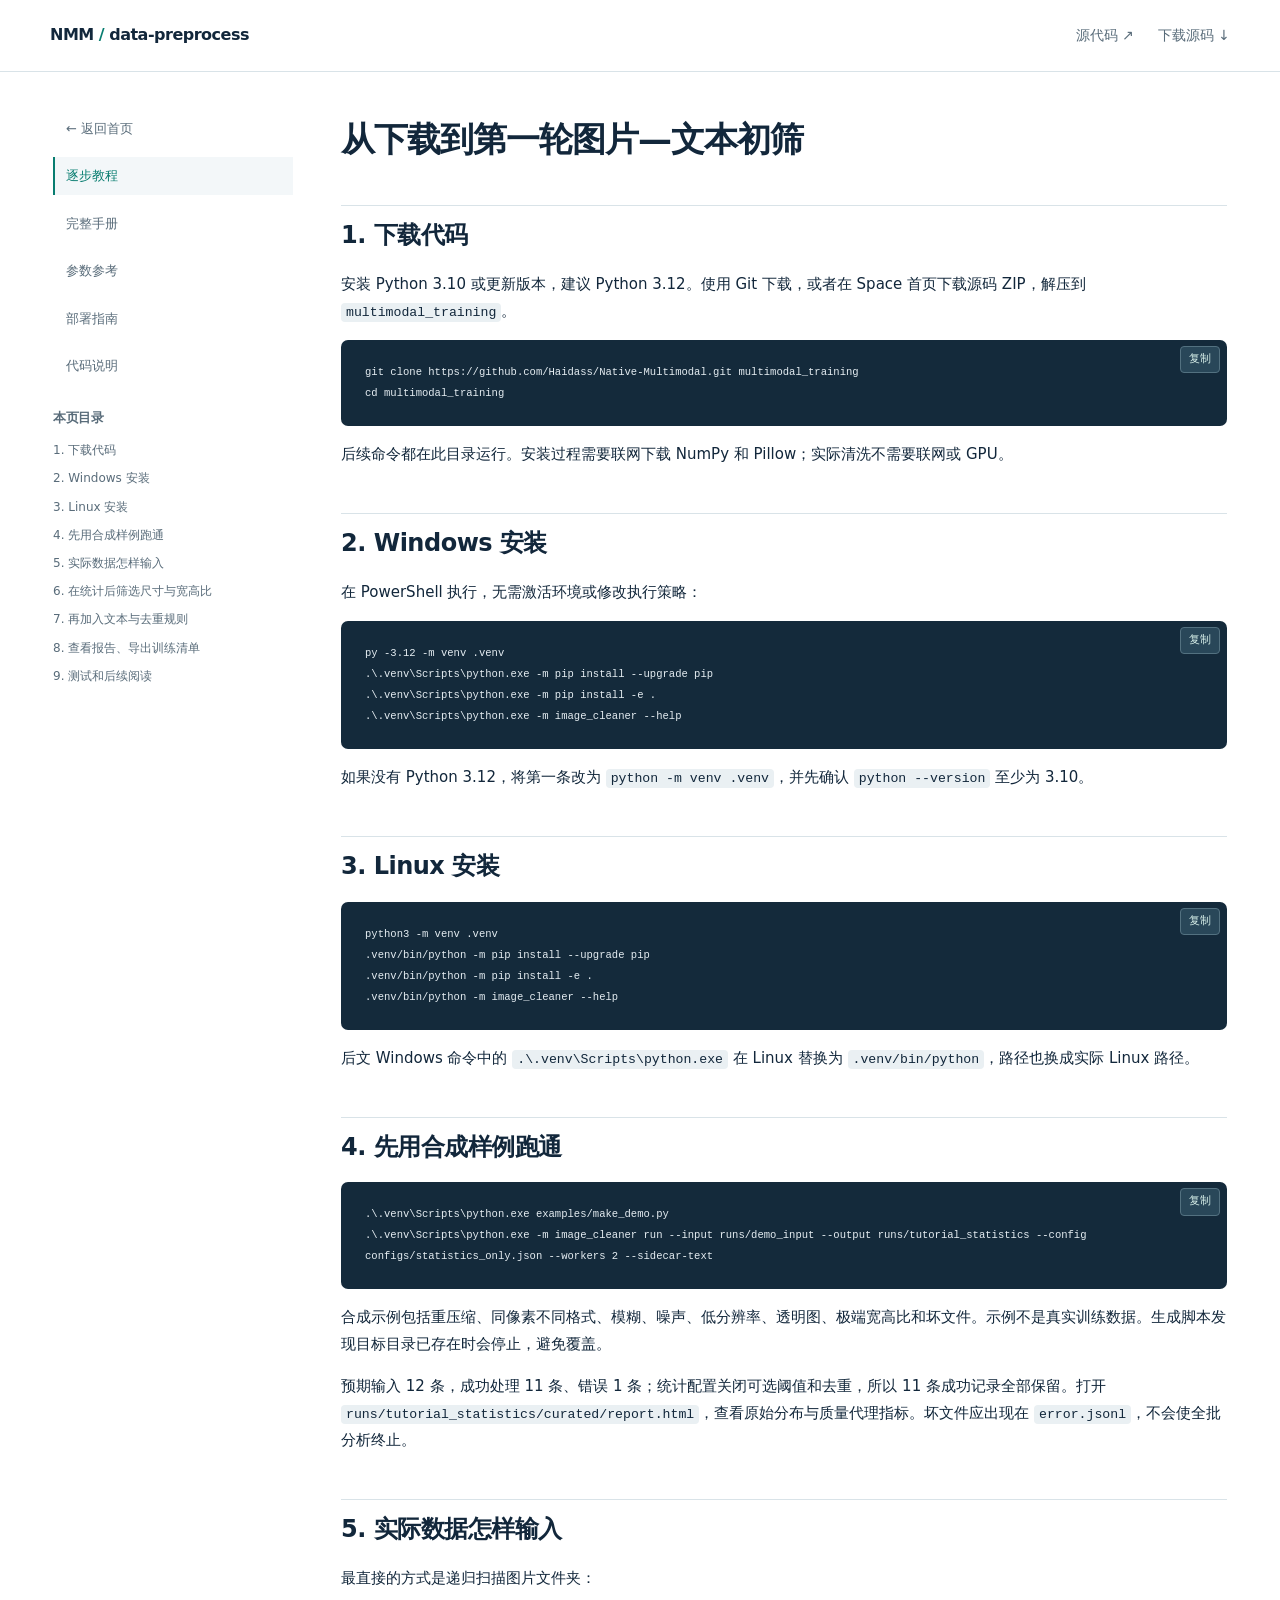
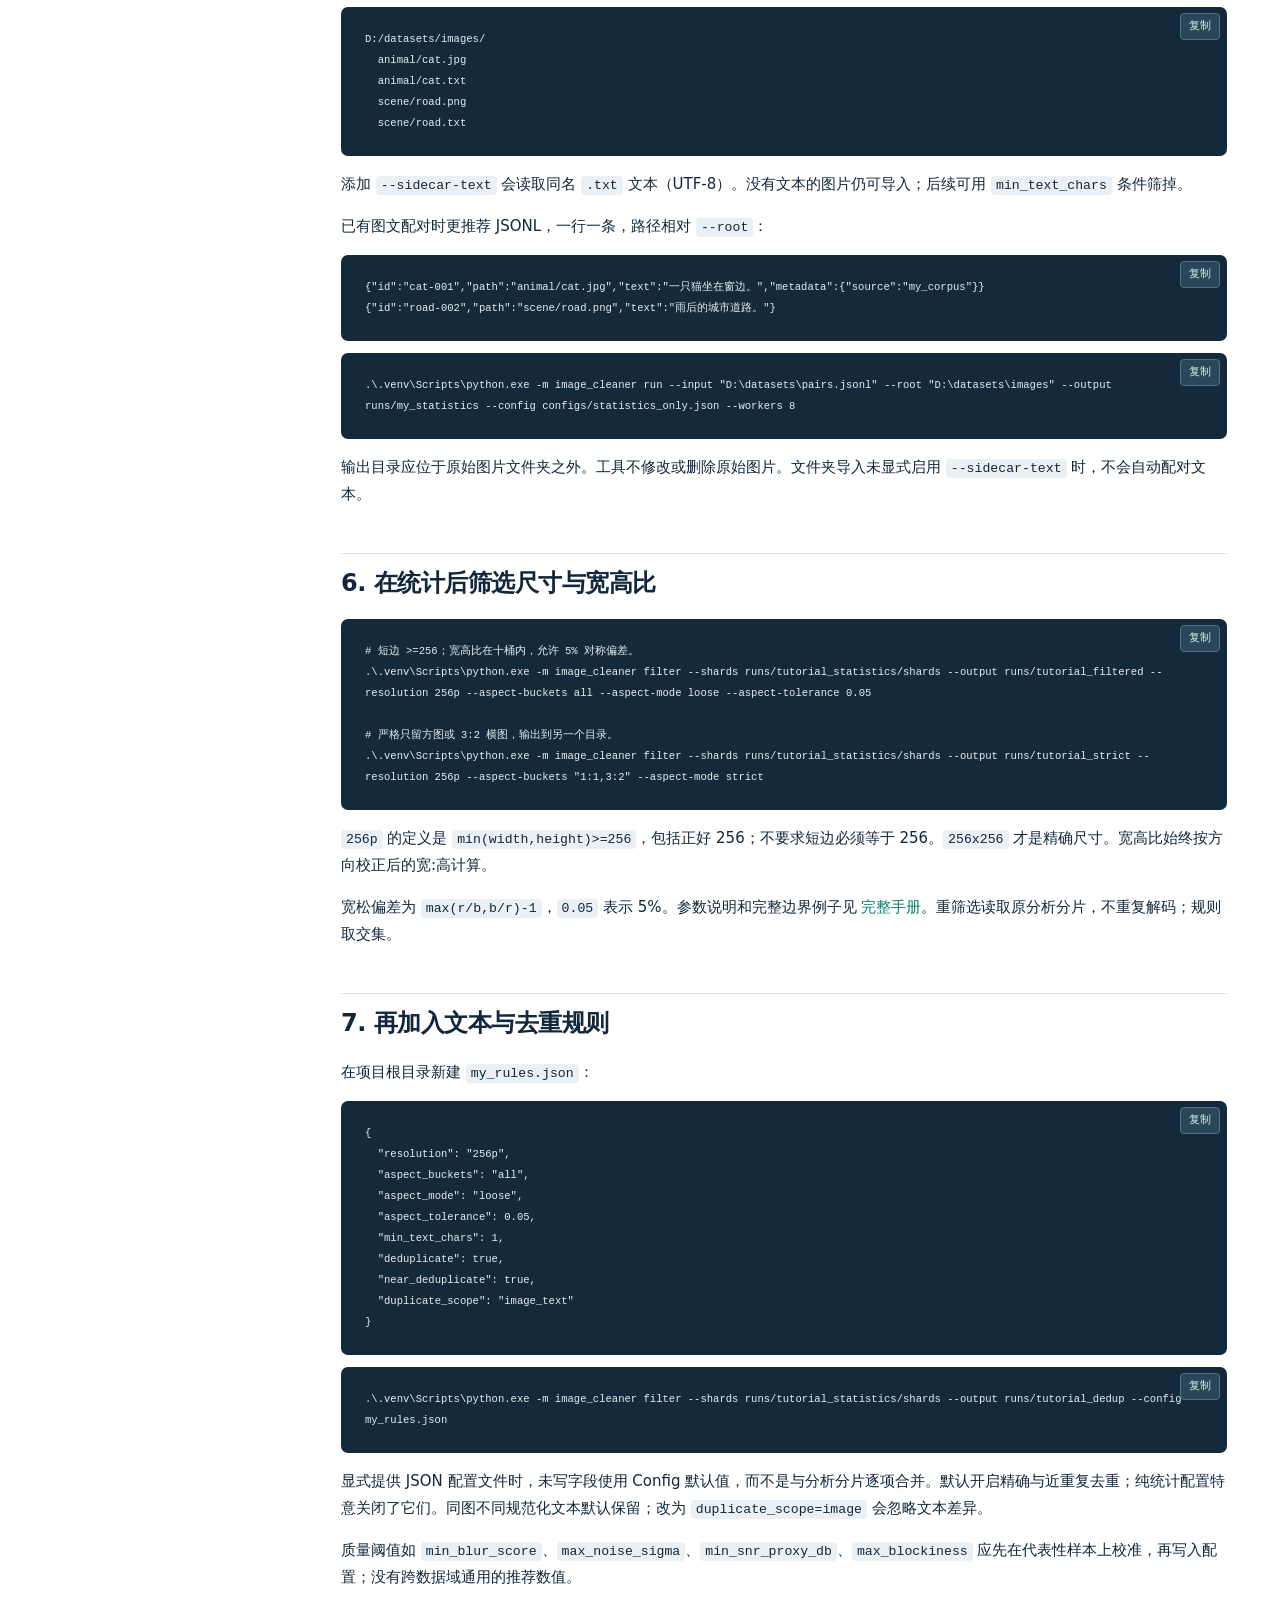
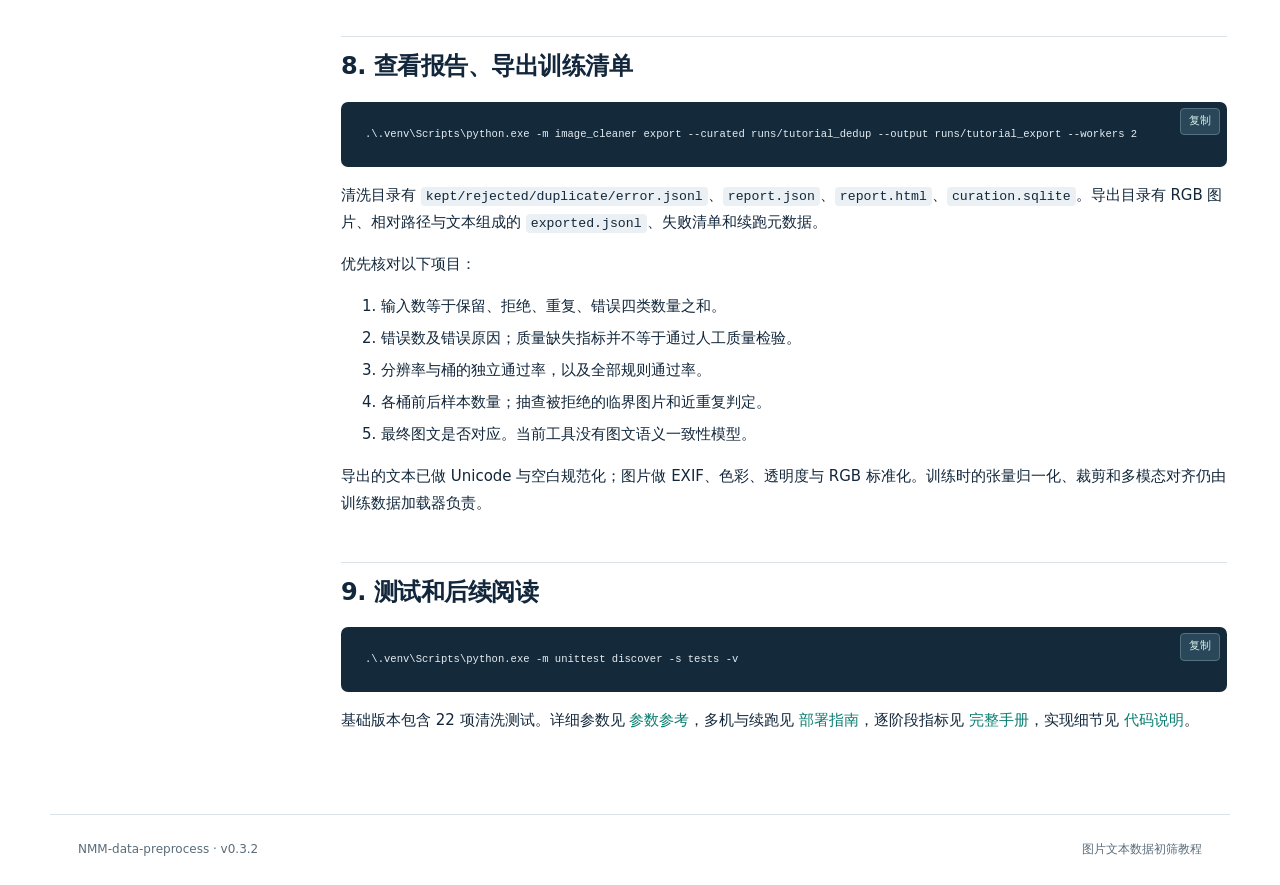
<file: manual/QUICKSTART.html>
<!doctype html><html lang="zh-CN"><head><meta charset="utf-8"><meta name="viewport" content="width=device-width,initial-scale=1"><title>&#36880;&#27493;&#25945;&#31243; &#183; NMM-data-preprocess</title><link rel="stylesheet" href="../assets/style.css"><script defer src="../assets/app.js"></script></head><body><header class="topbar"><a class="brand" href="../index.html">NMM<span> / </span>data-preprocess</a><nav><a href="https://huggingface.co/spaces/HanWangTJU/NMM-data-preprocess/tree/main">&#28304;&#20195;&#30721; &#8599;</a><a href="../downloads/NMM-data-preprocess-0.3.2.zip" download>&#19979;&#36733;&#28304;&#30721; &#8595;</a></nav></header><div class="manual-layout"><aside class="sidebar"><a href="../index.html">&#8592; &#36820;&#22238;&#39318;&#39029;</a><a class="active" href="QUICKSTART.html">&#36880;&#27493;&#25945;&#31243;</a><a class="" href="USAGE.html">&#23436;&#25972;&#25163;&#20876;</a><a class="" href="PARAMETERS.html">&#21442;&#25968;&#21442;&#32771;</a><a class="" href="DEPLOYMENT.html">&#37096;&#32626;&#25351;&#21335;</a><a class="" href="ARCHITECTURE.html">&#20195;&#30721;&#35828;&#26126;</a><h2>&#26412;&#39029;&#30446;&#24405;</h2><div class="toc">
<ul>
<li><a href="#1-&#19979;&#36733;&#20195;&#30721;">1. &#19979;&#36733;&#20195;&#30721;</a></li>
<li><a href="#2-windows-&#23433;&#35013;">2. Windows &#23433;&#35013;</a></li>
<li><a href="#3-linux-&#23433;&#35013;">3. Linux &#23433;&#35013;</a></li>
<li><a href="#4-&#20808;&#29992;&#21512;&#25104;&#26679;&#20363;&#36305;&#36890;">4. &#20808;&#29992;&#21512;&#25104;&#26679;&#20363;&#36305;&#36890;</a></li>
<li><a href="#5-&#23454;&#38469;&#25968;&#25454;&#24590;&#26679;&#36755;&#20837;">5. &#23454;&#38469;&#25968;&#25454;&#24590;&#26679;&#36755;&#20837;</a></li>
<li><a href="#6-&#22312;&#32479;&#35745;&#21518;&#31579;&#36873;&#23610;&#23544;&#19982;&#23485;&#39640;&#27604;">6. &#22312;&#32479;&#35745;&#21518;&#31579;&#36873;&#23610;&#23544;&#19982;&#23485;&#39640;&#27604;</a></li>
<li><a href="#7-&#20877;&#21152;&#20837;&#25991;&#26412;&#19982;&#21435;&#37325;&#35268;&#21017;">7. &#20877;&#21152;&#20837;&#25991;&#26412;&#19982;&#21435;&#37325;&#35268;&#21017;</a></li>
<li><a href="#8-&#26597;&#30475;&#25253;&#21578;&#23548;&#20986;&#35757;&#32451;&#28165;&#21333;">8. &#26597;&#30475;&#25253;&#21578;&#12289;&#23548;&#20986;&#35757;&#32451;&#28165;&#21333;</a></li>
<li><a href="#9-&#27979;&#35797;&#21644;&#21518;&#32493;&#38405;&#35835;">9. &#27979;&#35797;&#21644;&#21518;&#32493;&#38405;&#35835;</a></li>
</ul>
</div>
</aside><main class="manual"><h1 id="&#20174;&#19979;&#36733;&#21040;&#31532;&#19968;&#36718;&#22270;&#29255;&#25991;&#26412;&#21021;&#31579;">&#20174;&#19979;&#36733;&#21040;&#31532;&#19968;&#36718;&#22270;&#29255;&#8212;&#25991;&#26412;&#21021;&#31579;</h1>
<h2 id="1-&#19979;&#36733;&#20195;&#30721;">1. &#19979;&#36733;&#20195;&#30721;</h2>
<p>&#23433;&#35013; Python 3.10 &#25110;&#26356;&#26032;&#29256;&#26412;&#65292;&#24314;&#35758; Python 3.12&#12290;&#20351;&#29992; Git &#19979;&#36733;&#65292;&#25110;&#32773;&#22312; Space &#39318;&#39029;&#19979;&#36733;&#28304;&#30721; ZIP&#65292;&#35299;&#21387;&#21040; <code>multimodal_training</code>&#12290;</p>
<pre><code class="language-bash">git clone https://github.com/Haidass/Native-Multimodal.git multimodal_training
cd multimodal_training
</code></pre>
<p>&#21518;&#32493;&#21629;&#20196;&#37117;&#22312;&#27492;&#30446;&#24405;&#36816;&#34892;&#12290;&#23433;&#35013;&#36807;&#31243;&#38656;&#35201;&#32852;&#32593;&#19979;&#36733; NumPy &#21644; Pillow&#65307;&#23454;&#38469;&#28165;&#27927;&#19981;&#38656;&#35201;&#32852;&#32593;&#25110; GPU&#12290;</p>
<h2 id="2-windows-&#23433;&#35013;">2. Windows &#23433;&#35013;</h2>
<p>&#22312; PowerShell &#25191;&#34892;&#65292;&#26080;&#38656;&#28608;&#27963;&#29615;&#22659;&#25110;&#20462;&#25913;&#25191;&#34892;&#31574;&#30053;&#65306;</p>
<pre><code class="language-powershell">py -3.12 -m venv .venv
.\.venv\Scripts\python.exe -m pip install --upgrade pip
.\.venv\Scripts\python.exe -m pip install -e .
.\.venv\Scripts\python.exe -m image_cleaner --help
</code></pre>
<p>&#22914;&#26524;&#27809;&#26377; Python 3.12&#65292;&#23558;&#31532;&#19968;&#26465;&#25913;&#20026; <code>python -m venv .venv</code>&#65292;&#24182;&#20808;&#30830;&#35748; <code>python --version</code> &#33267;&#23569;&#20026; 3.10&#12290;</p>
<h2 id="3-linux-&#23433;&#35013;">3. Linux &#23433;&#35013;</h2>
<pre><code class="language-bash">python3 -m venv .venv
.venv/bin/python -m pip install --upgrade pip
.venv/bin/python -m pip install -e .
.venv/bin/python -m image_cleaner --help
</code></pre>
<p>&#21518;&#25991; Windows &#21629;&#20196;&#20013;&#30340; <code>.\.venv\Scripts\python.exe</code> &#22312; Linux &#26367;&#25442;&#20026; <code>.venv/bin/python</code>&#65292;&#36335;&#24452;&#20063;&#25442;&#25104;&#23454;&#38469; Linux &#36335;&#24452;&#12290;</p>
<h2 id="4-&#20808;&#29992;&#21512;&#25104;&#26679;&#20363;&#36305;&#36890;">4. &#20808;&#29992;&#21512;&#25104;&#26679;&#20363;&#36305;&#36890;</h2>
<pre><code class="language-powershell">.\.venv\Scripts\python.exe examples/make_demo.py
.\.venv\Scripts\python.exe -m image_cleaner run --input runs/demo_input --output runs/tutorial_statistics --config configs/statistics_only.json --workers 2 --sidecar-text
</code></pre>
<p>&#21512;&#25104;&#31034;&#20363;&#21253;&#25324;&#37325;&#21387;&#32553;&#12289;&#21516;&#20687;&#32032;&#19981;&#21516;&#26684;&#24335;&#12289;&#27169;&#31946;&#12289;&#22122;&#22768;&#12289;&#20302;&#20998;&#36776;&#29575;&#12289;&#36879;&#26126;&#22270;&#12289;&#26497;&#31471;&#23485;&#39640;&#27604;&#21644;&#22351;&#25991;&#20214;&#12290;&#31034;&#20363;&#19981;&#26159;&#30495;&#23454;&#35757;&#32451;&#25968;&#25454;&#12290;&#29983;&#25104;&#33050;&#26412;&#21457;&#29616;&#30446;&#26631;&#30446;&#24405;&#24050;&#23384;&#22312;&#26102;&#20250;&#20572;&#27490;&#65292;&#36991;&#20813;&#35206;&#30422;&#12290;</p>
<p>&#39044;&#26399;&#36755;&#20837; 12 &#26465;&#65292;&#25104;&#21151;&#22788;&#29702; 11 &#26465;&#12289;&#38169;&#35823; 1 &#26465;&#65307;&#32479;&#35745;&#37197;&#32622;&#20851;&#38381;&#21487;&#36873;&#38408;&#20540;&#21644;&#21435;&#37325;&#65292;&#25152;&#20197; 11 &#26465;&#25104;&#21151;&#35760;&#24405;&#20840;&#37096;&#20445;&#30041;&#12290;&#25171;&#24320; <code>runs/tutorial_statistics/curated/report.html</code>&#65292;&#26597;&#30475;&#21407;&#22987;&#20998;&#24067;&#19982;&#36136;&#37327;&#20195;&#29702;&#25351;&#26631;&#12290;&#22351;&#25991;&#20214;&#24212;&#20986;&#29616;&#22312; <code>error.jsonl</code>&#65292;&#19981;&#20250;&#20351;&#20840;&#25209;&#20998;&#26512;&#32456;&#27490;&#12290;</p>
<h2 id="5-&#23454;&#38469;&#25968;&#25454;&#24590;&#26679;&#36755;&#20837;">5. &#23454;&#38469;&#25968;&#25454;&#24590;&#26679;&#36755;&#20837;</h2>
<p>&#26368;&#30452;&#25509;&#30340;&#26041;&#24335;&#26159;&#36882;&#24402;&#25195;&#25551;&#22270;&#29255;&#25991;&#20214;&#22841;&#65306;</p>
<pre><code class="language-text">D:/datasets/images/
  animal/cat.jpg
  animal/cat.txt
  scene/road.png
  scene/road.txt
</code></pre>
<p>&#28155;&#21152; <code>--sidecar-text</code> &#20250;&#35835;&#21462;&#21516;&#21517; <code>.txt</code> &#25991;&#26412;&#65288;UTF-8&#65289;&#12290;&#27809;&#26377;&#25991;&#26412;&#30340;&#22270;&#29255;&#20173;&#21487;&#23548;&#20837;&#65307;&#21518;&#32493;&#21487;&#29992; <code>min_text_chars</code> &#26465;&#20214;&#31579;&#25481;&#12290;</p>
<p>&#24050;&#26377;&#22270;&#25991;&#37197;&#23545;&#26102;&#26356;&#25512;&#33616; JSONL&#65292;&#19968;&#34892;&#19968;&#26465;&#65292;&#36335;&#24452;&#30456;&#23545; <code>--root</code>&#65306;</p>
<pre><code class="language-json">{&quot;id&quot;:&quot;cat-001&quot;,&quot;path&quot;:&quot;animal/cat.jpg&quot;,&quot;text&quot;:&quot;&#19968;&#21482;&#29483;&#22352;&#22312;&#31383;&#36793;&#12290;&quot;,&quot;metadata&quot;:{&quot;source&quot;:&quot;my_corpus&quot;}}
{&quot;id&quot;:&quot;road-002&quot;,&quot;path&quot;:&quot;scene/road.png&quot;,&quot;text&quot;:&quot;&#38632;&#21518;&#30340;&#22478;&#24066;&#36947;&#36335;&#12290;&quot;}
</code></pre>
<pre><code class="language-powershell">.\.venv\Scripts\python.exe -m image_cleaner run --input &quot;D:\datasets\pairs.jsonl&quot; --root &quot;D:\datasets\images&quot; --output runs/my_statistics --config configs/statistics_only.json --workers 8
</code></pre>
<p>&#36755;&#20986;&#30446;&#24405;&#24212;&#20301;&#20110;&#21407;&#22987;&#22270;&#29255;&#25991;&#20214;&#22841;&#20043;&#22806;&#12290;&#24037;&#20855;&#19981;&#20462;&#25913;&#25110;&#21024;&#38500;&#21407;&#22987;&#22270;&#29255;&#12290;&#25991;&#20214;&#22841;&#23548;&#20837;&#26410;&#26174;&#24335;&#21551;&#29992; <code>--sidecar-text</code> &#26102;&#65292;&#19981;&#20250;&#33258;&#21160;&#37197;&#23545;&#25991;&#26412;&#12290;</p>
<h2 id="6-&#22312;&#32479;&#35745;&#21518;&#31579;&#36873;&#23610;&#23544;&#19982;&#23485;&#39640;&#27604;">6. &#22312;&#32479;&#35745;&#21518;&#31579;&#36873;&#23610;&#23544;&#19982;&#23485;&#39640;&#27604;</h2>
<pre><code class="language-powershell"># &#30701;&#36793; &gt;=256&#65307;&#23485;&#39640;&#27604;&#22312;&#21313;&#26742;&#20869;&#65292;&#20801;&#35768; 5% &#23545;&#31216;&#20559;&#24046;&#12290;
.\.venv\Scripts\python.exe -m image_cleaner filter --shards runs/tutorial_statistics/shards --output runs/tutorial_filtered --resolution 256p --aspect-buckets all --aspect-mode loose --aspect-tolerance 0.05

# &#20005;&#26684;&#21482;&#30041;&#26041;&#22270;&#25110; 3:2 &#27178;&#22270;&#65292;&#36755;&#20986;&#21040;&#21478;&#19968;&#20010;&#30446;&#24405;&#12290;
.\.venv\Scripts\python.exe -m image_cleaner filter --shards runs/tutorial_statistics/shards --output runs/tutorial_strict --resolution 256p --aspect-buckets &quot;1:1,3:2&quot; --aspect-mode strict
</code></pre>
<p><code>256p</code> &#30340;&#23450;&#20041;&#26159; <code>min(width,height)&gt;=256</code>&#65292;&#21253;&#25324;&#27491;&#22909; 256&#65307;&#19981;&#35201;&#27714;&#30701;&#36793;&#24517;&#39035;&#31561;&#20110; 256&#12290;<code>256x256</code> &#25165;&#26159;&#31934;&#30830;&#23610;&#23544;&#12290;&#23485;&#39640;&#27604;&#22987;&#32456;&#25353;&#26041;&#21521;&#26657;&#27491;&#21518;&#30340;&#23485;:&#39640;&#35745;&#31639;&#12290;</p>
<p>&#23485;&#26494;&#20559;&#24046;&#20026; <code>max(r/b,b/r)-1</code>&#65292;<code>0.05</code> &#34920;&#31034; 5%&#12290;&#21442;&#25968;&#35828;&#26126;&#21644;&#23436;&#25972;&#36793;&#30028;&#20363;&#23376;&#35265; <a href="USAGE.html">&#23436;&#25972;&#25163;&#20876;</a>&#12290;&#37325;&#31579;&#36873;&#35835;&#21462;&#21407;&#20998;&#26512;&#20998;&#29255;&#65292;&#19981;&#37325;&#22797;&#35299;&#30721;&#65307;&#35268;&#21017;&#21462;&#20132;&#38598;&#12290;</p>
<h2 id="7-&#20877;&#21152;&#20837;&#25991;&#26412;&#19982;&#21435;&#37325;&#35268;&#21017;">7. &#20877;&#21152;&#20837;&#25991;&#26412;&#19982;&#21435;&#37325;&#35268;&#21017;</h2>
<p>&#22312;&#39033;&#30446;&#26681;&#30446;&#24405;&#26032;&#24314; <code>my_rules.json</code>&#65306;</p>
<pre><code class="language-json">{
  &quot;resolution&quot;: &quot;256p&quot;,
  &quot;aspect_buckets&quot;: &quot;all&quot;,
  &quot;aspect_mode&quot;: &quot;loose&quot;,
  &quot;aspect_tolerance&quot;: 0.05,
  &quot;min_text_chars&quot;: 1,
  &quot;deduplicate&quot;: true,
  &quot;near_deduplicate&quot;: true,
  &quot;duplicate_scope&quot;: &quot;image_text&quot;
}
</code></pre>
<pre><code class="language-powershell">.\.venv\Scripts\python.exe -m image_cleaner filter --shards runs/tutorial_statistics/shards --output runs/tutorial_dedup --config my_rules.json
</code></pre>
<p>&#26174;&#24335;&#25552;&#20379; JSON &#37197;&#32622;&#25991;&#20214;&#26102;&#65292;&#26410;&#20889;&#23383;&#27573;&#20351;&#29992; Config &#40664;&#35748;&#20540;&#65292;&#32780;&#19981;&#26159;&#19982;&#20998;&#26512;&#20998;&#29255;&#36880;&#39033;&#21512;&#24182;&#12290;&#40664;&#35748;&#24320;&#21551;&#31934;&#30830;&#19982;&#36817;&#37325;&#22797;&#21435;&#37325;&#65307;&#32431;&#32479;&#35745;&#37197;&#32622;&#29305;&#24847;&#20851;&#38381;&#20102;&#23427;&#20204;&#12290;&#21516;&#22270;&#19981;&#21516;&#35268;&#33539;&#21270;&#25991;&#26412;&#40664;&#35748;&#20445;&#30041;&#65307;&#25913;&#20026; <code>duplicate_scope=image</code> &#20250;&#24573;&#30053;&#25991;&#26412;&#24046;&#24322;&#12290;</p>
<p>&#36136;&#37327;&#38408;&#20540;&#22914; <code>min_blur_score</code>&#12289;<code>max_noise_sigma</code>&#12289;<code>min_snr_proxy_db</code>&#12289;<code>max_blockiness</code> &#24212;&#20808;&#22312;&#20195;&#34920;&#24615;&#26679;&#26412;&#19978;&#26657;&#20934;&#65292;&#20877;&#20889;&#20837;&#37197;&#32622;&#65307;&#27809;&#26377;&#36328;&#25968;&#25454;&#22495;&#36890;&#29992;&#30340;&#25512;&#33616;&#25968;&#20540;&#12290;</p>
<h2 id="8-&#26597;&#30475;&#25253;&#21578;&#23548;&#20986;&#35757;&#32451;&#28165;&#21333;">8. &#26597;&#30475;&#25253;&#21578;&#12289;&#23548;&#20986;&#35757;&#32451;&#28165;&#21333;</h2>
<pre><code class="language-powershell">.\.venv\Scripts\python.exe -m image_cleaner export --curated runs/tutorial_dedup --output runs/tutorial_export --workers 2
</code></pre>
<p>&#28165;&#27927;&#30446;&#24405;&#26377; <code>kept/rejected/duplicate/error.jsonl</code>&#12289;<code>report.json</code>&#12289;<code>report.html</code>&#12289;<code>curation.sqlite</code>&#12290;&#23548;&#20986;&#30446;&#24405;&#26377; RGB &#22270;&#29255;&#12289;&#30456;&#23545;&#36335;&#24452;&#19982;&#25991;&#26412;&#32452;&#25104;&#30340; <code>exported.jsonl</code>&#12289;&#22833;&#36133;&#28165;&#21333;&#21644;&#32493;&#36305;&#20803;&#25968;&#25454;&#12290;</p>
<p>&#20248;&#20808;&#26680;&#23545;&#20197;&#19979;&#39033;&#30446;&#65306;</p>
<ol>
<li>&#36755;&#20837;&#25968;&#31561;&#20110;&#20445;&#30041;&#12289;&#25298;&#32477;&#12289;&#37325;&#22797;&#12289;&#38169;&#35823;&#22235;&#31867;&#25968;&#37327;&#20043;&#21644;&#12290;</li>
<li>&#38169;&#35823;&#25968;&#21450;&#38169;&#35823;&#21407;&#22240;&#65307;&#36136;&#37327;&#32570;&#22833;&#25351;&#26631;&#24182;&#19981;&#31561;&#20110;&#36890;&#36807;&#20154;&#24037;&#36136;&#37327;&#26816;&#39564;&#12290;</li>
<li>&#20998;&#36776;&#29575;&#19982;&#26742;&#30340;&#29420;&#31435;&#36890;&#36807;&#29575;&#65292;&#20197;&#21450;&#20840;&#37096;&#35268;&#21017;&#36890;&#36807;&#29575;&#12290;</li>
<li>&#21508;&#26742;&#21069;&#21518;&#26679;&#26412;&#25968;&#37327;&#65307;&#25277;&#26597;&#34987;&#25298;&#32477;&#30340;&#20020;&#30028;&#22270;&#29255;&#21644;&#36817;&#37325;&#22797;&#21028;&#23450;&#12290;</li>
<li>&#26368;&#32456;&#22270;&#25991;&#26159;&#21542;&#23545;&#24212;&#12290;&#24403;&#21069;&#24037;&#20855;&#27809;&#26377;&#22270;&#25991;&#35821;&#20041;&#19968;&#33268;&#24615;&#27169;&#22411;&#12290;</li>
</ol>
<p>&#23548;&#20986;&#30340;&#25991;&#26412;&#24050;&#20570; Unicode &#19982;&#31354;&#30333;&#35268;&#33539;&#21270;&#65307;&#22270;&#29255;&#20570; EXIF&#12289;&#33394;&#24425;&#12289;&#36879;&#26126;&#24230;&#19982; RGB &#26631;&#20934;&#21270;&#12290;&#35757;&#32451;&#26102;&#30340;&#24352;&#37327;&#24402;&#19968;&#21270;&#12289;&#35009;&#21098;&#21644;&#22810;&#27169;&#24577;&#23545;&#40784;&#20173;&#30001;&#35757;&#32451;&#25968;&#25454;&#21152;&#36733;&#22120;&#36127;&#36131;&#12290;</p>
<h2 id="9-&#27979;&#35797;&#21644;&#21518;&#32493;&#38405;&#35835;">9. &#27979;&#35797;&#21644;&#21518;&#32493;&#38405;&#35835;</h2>
<pre><code class="language-powershell">.\.venv\Scripts\python.exe -m unittest discover -s tests -v
</code></pre>
<p>&#22522;&#30784;&#29256;&#26412;&#21253;&#21547; 22 &#39033;&#28165;&#27927;&#27979;&#35797;&#12290;&#35814;&#32454;&#21442;&#25968;&#35265; <a href="PARAMETERS.html">&#21442;&#25968;&#21442;&#32771;</a>&#65292;&#22810;&#26426;&#19982;&#32493;&#36305;&#35265; <a href="DEPLOYMENT.html">&#37096;&#32626;&#25351;&#21335;</a>&#65292;&#36880;&#38454;&#27573;&#25351;&#26631;&#35265; <a href="USAGE.html">&#23436;&#25972;&#25163;&#20876;</a>&#65292;&#23454;&#29616;&#32454;&#33410;&#35265; <a href="ARCHITECTURE.html">&#20195;&#30721;&#35828;&#26126;</a>&#12290;</p></main></div><footer>NMM-data-preprocess &#183; v0.3.2<span>&#22270;&#29255;&#25991;&#26412;&#25968;&#25454;&#21021;&#31579;&#25945;&#31243;</span></footer></body></html>
</file>
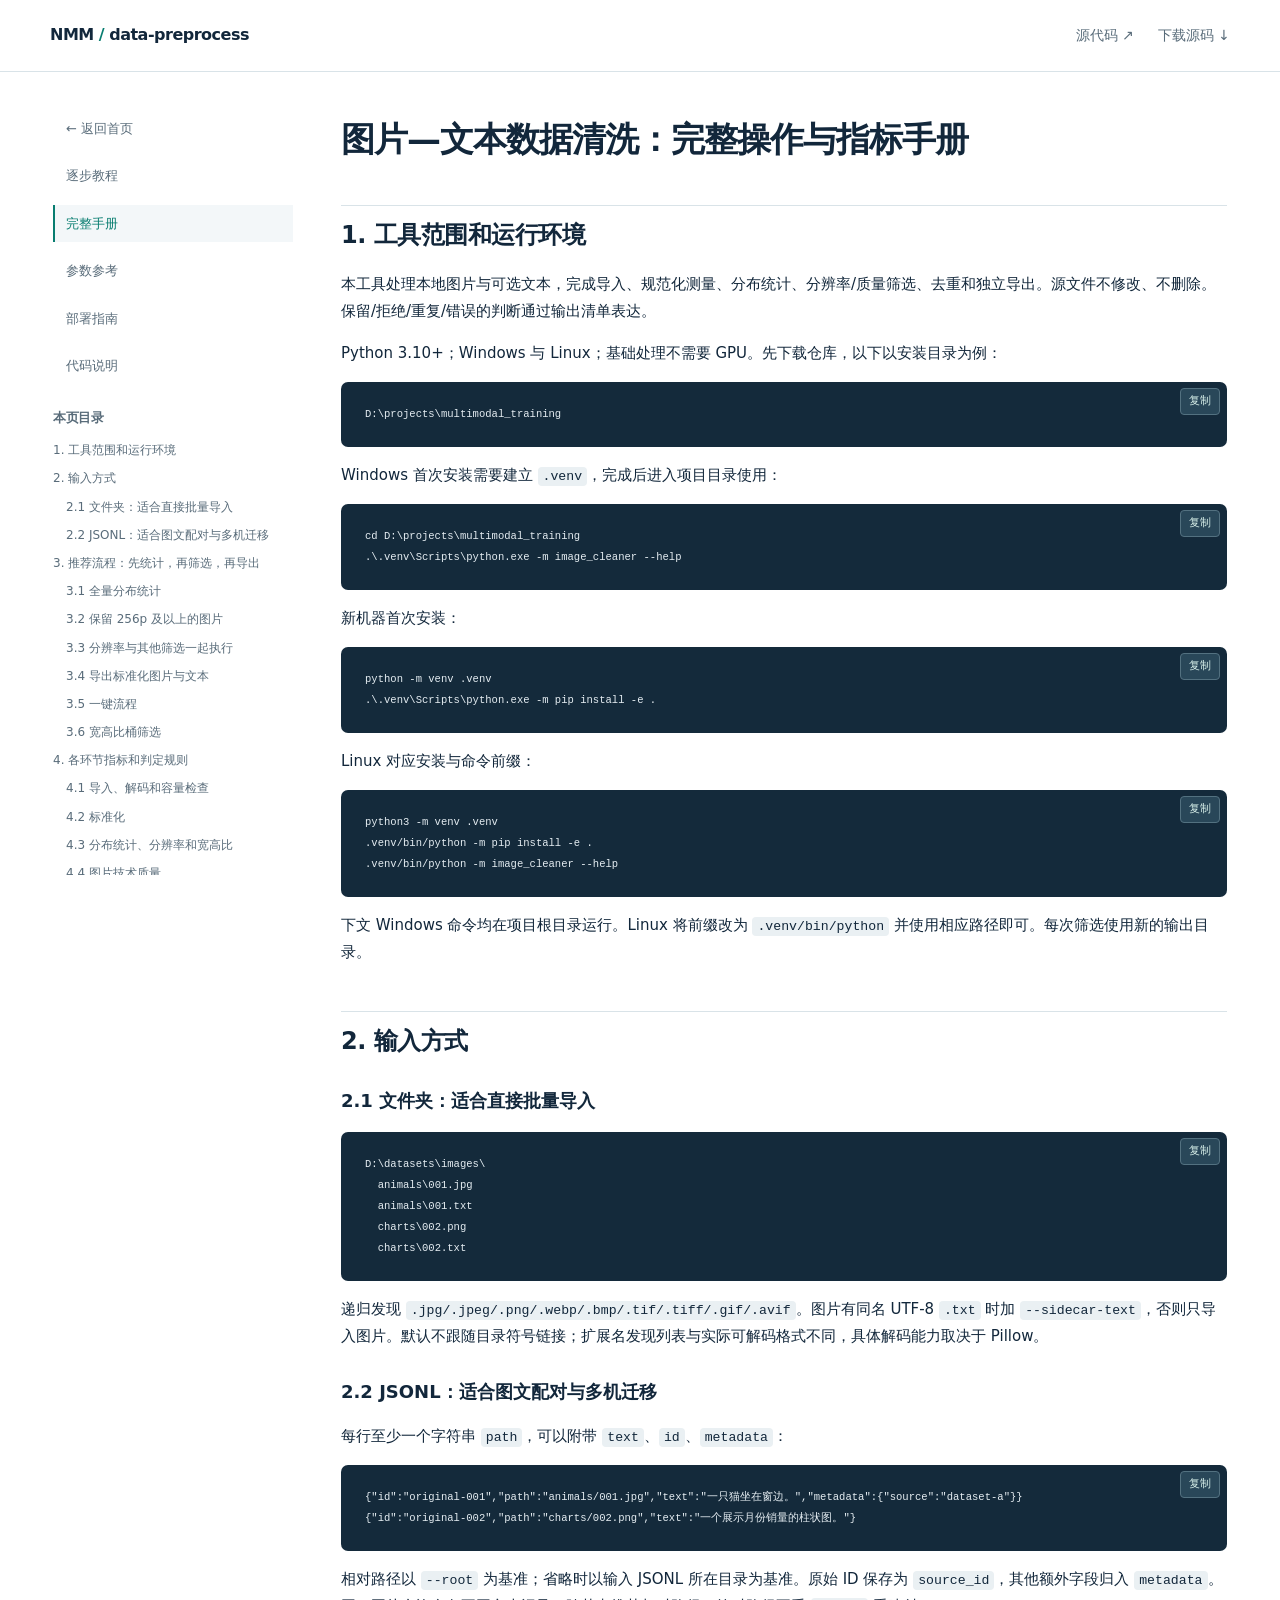
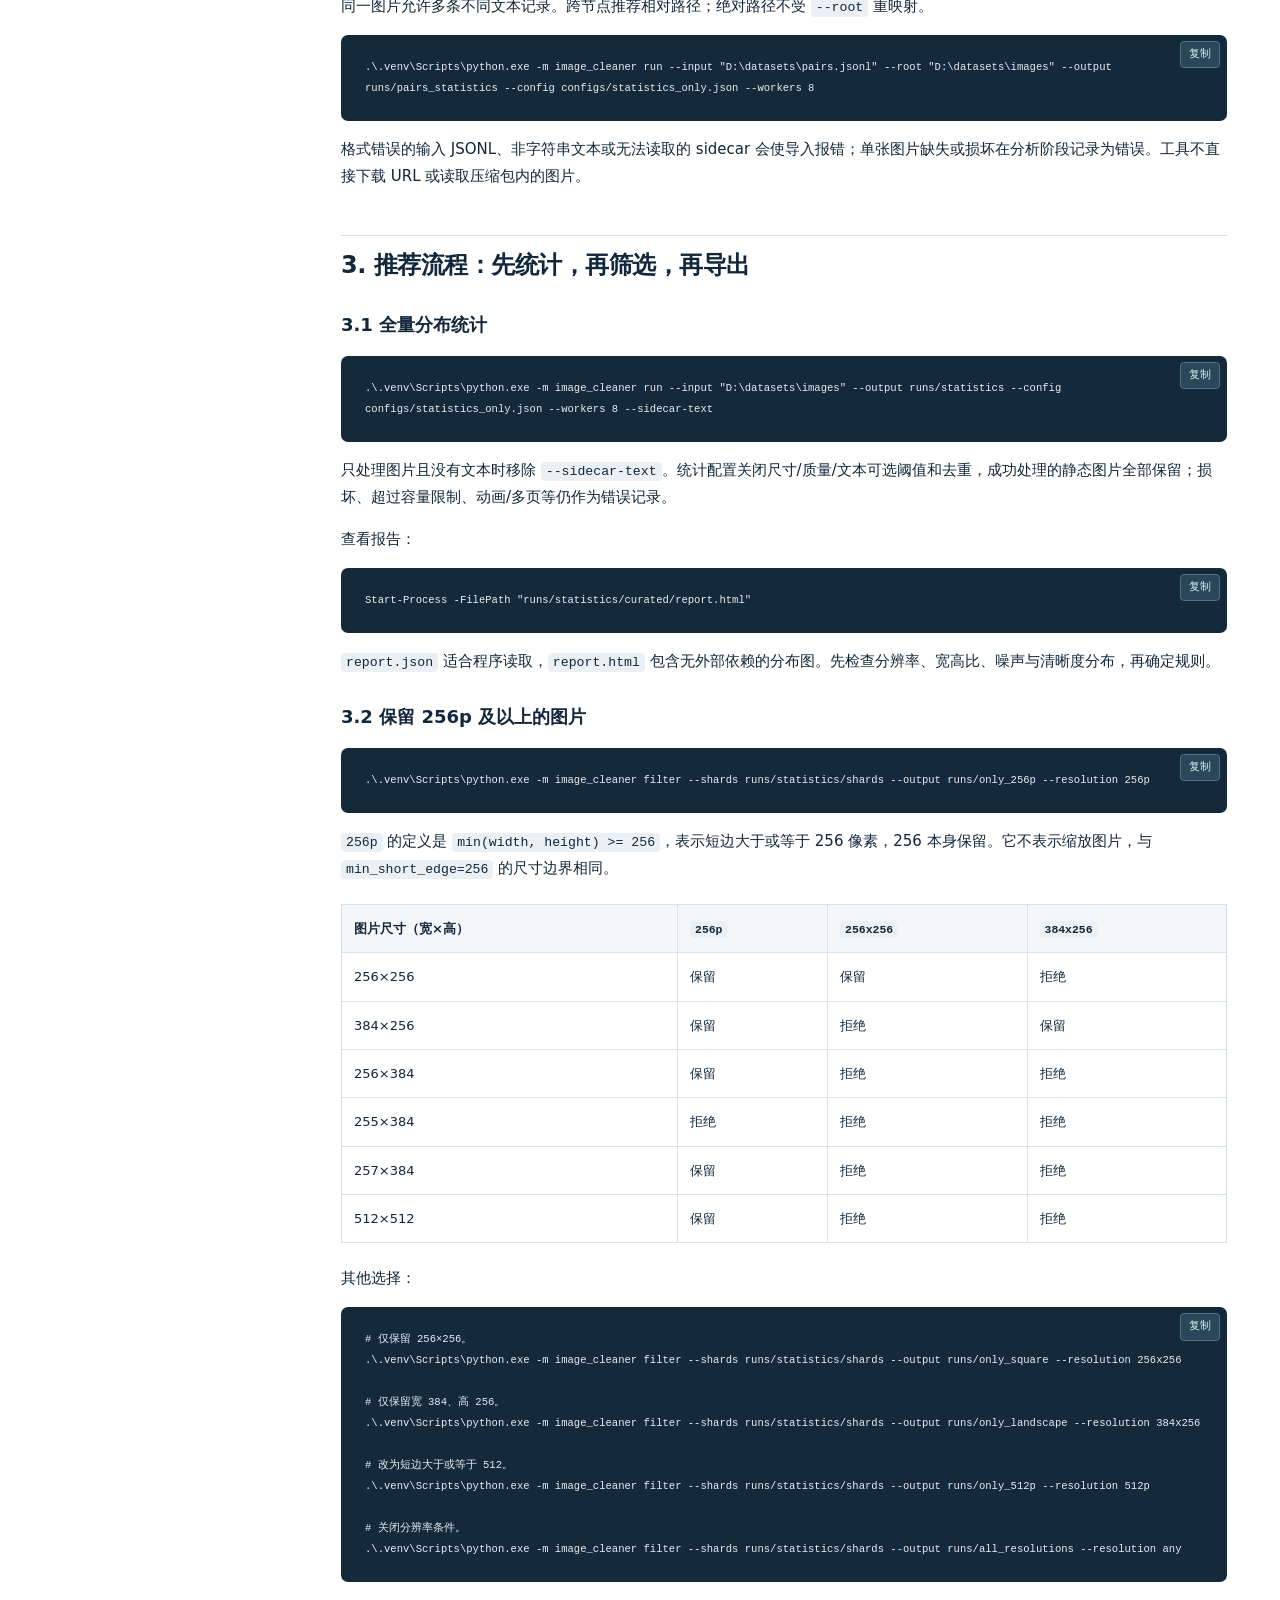
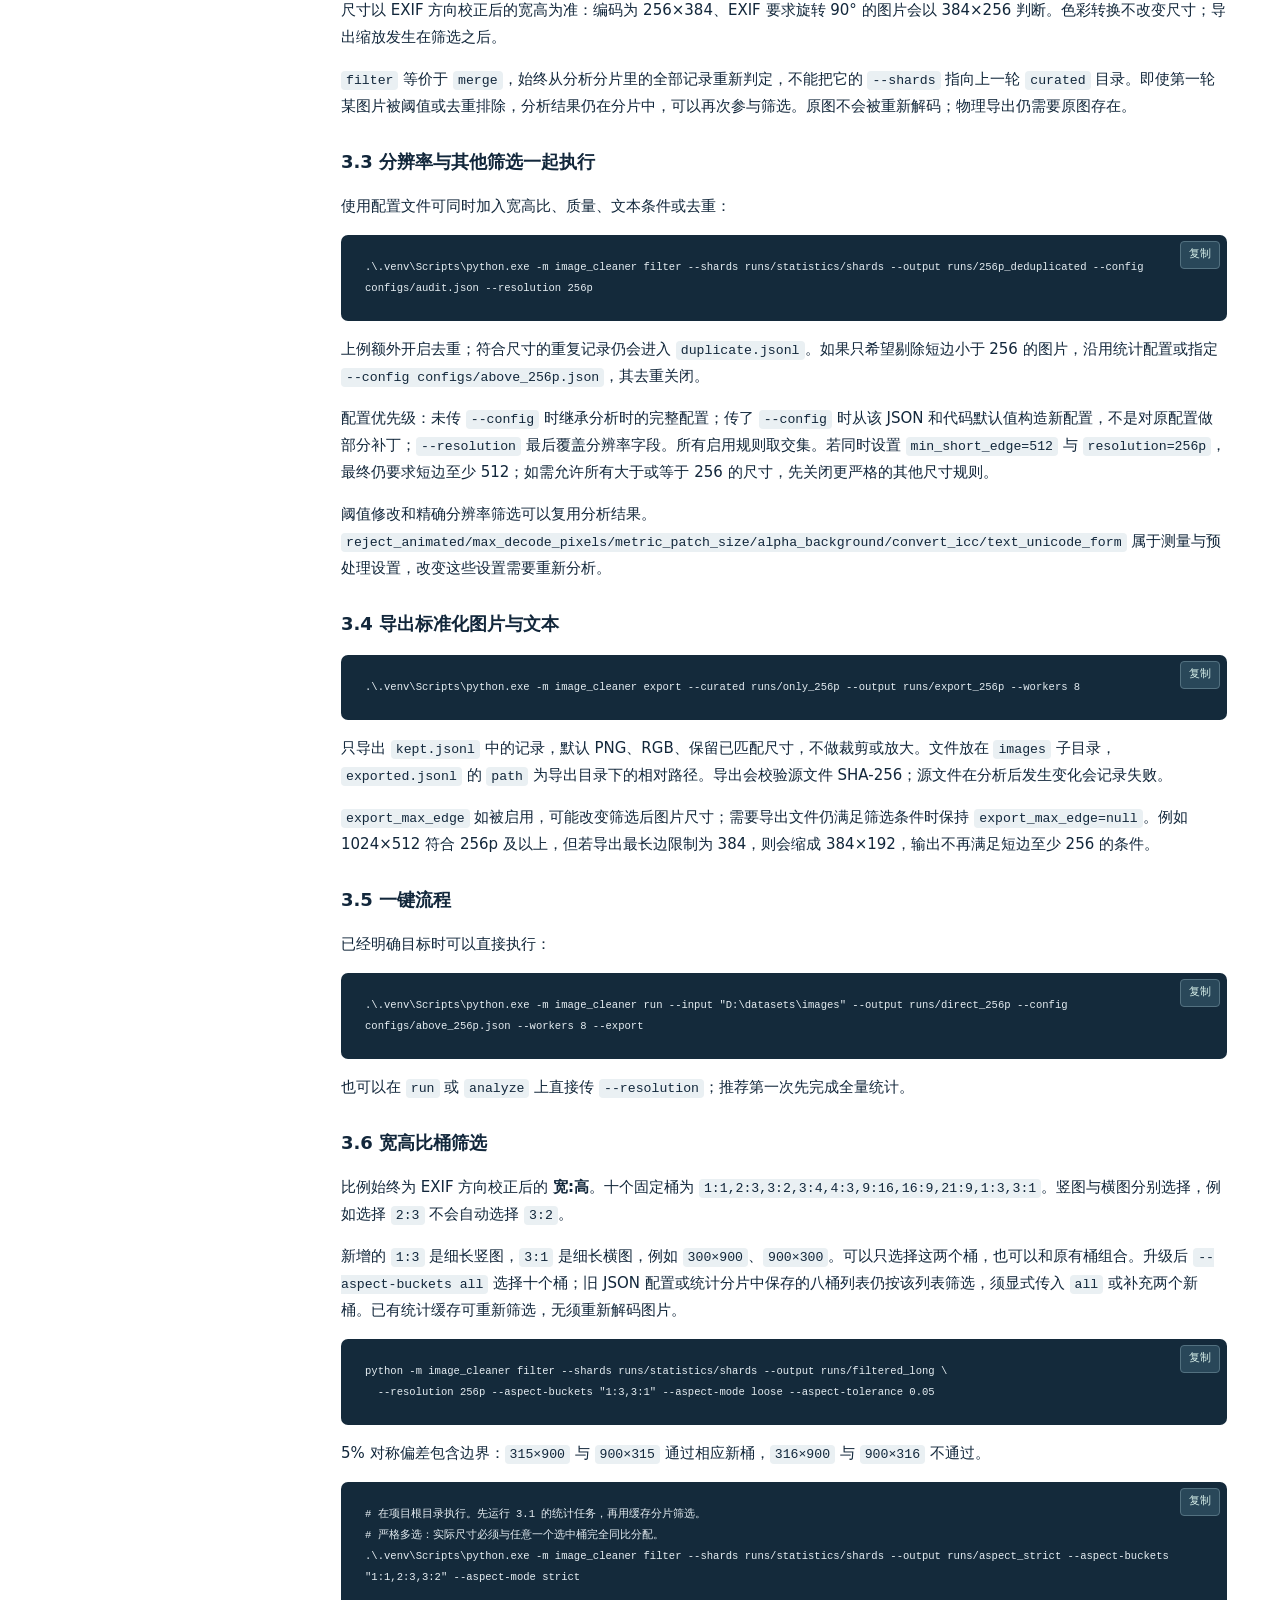
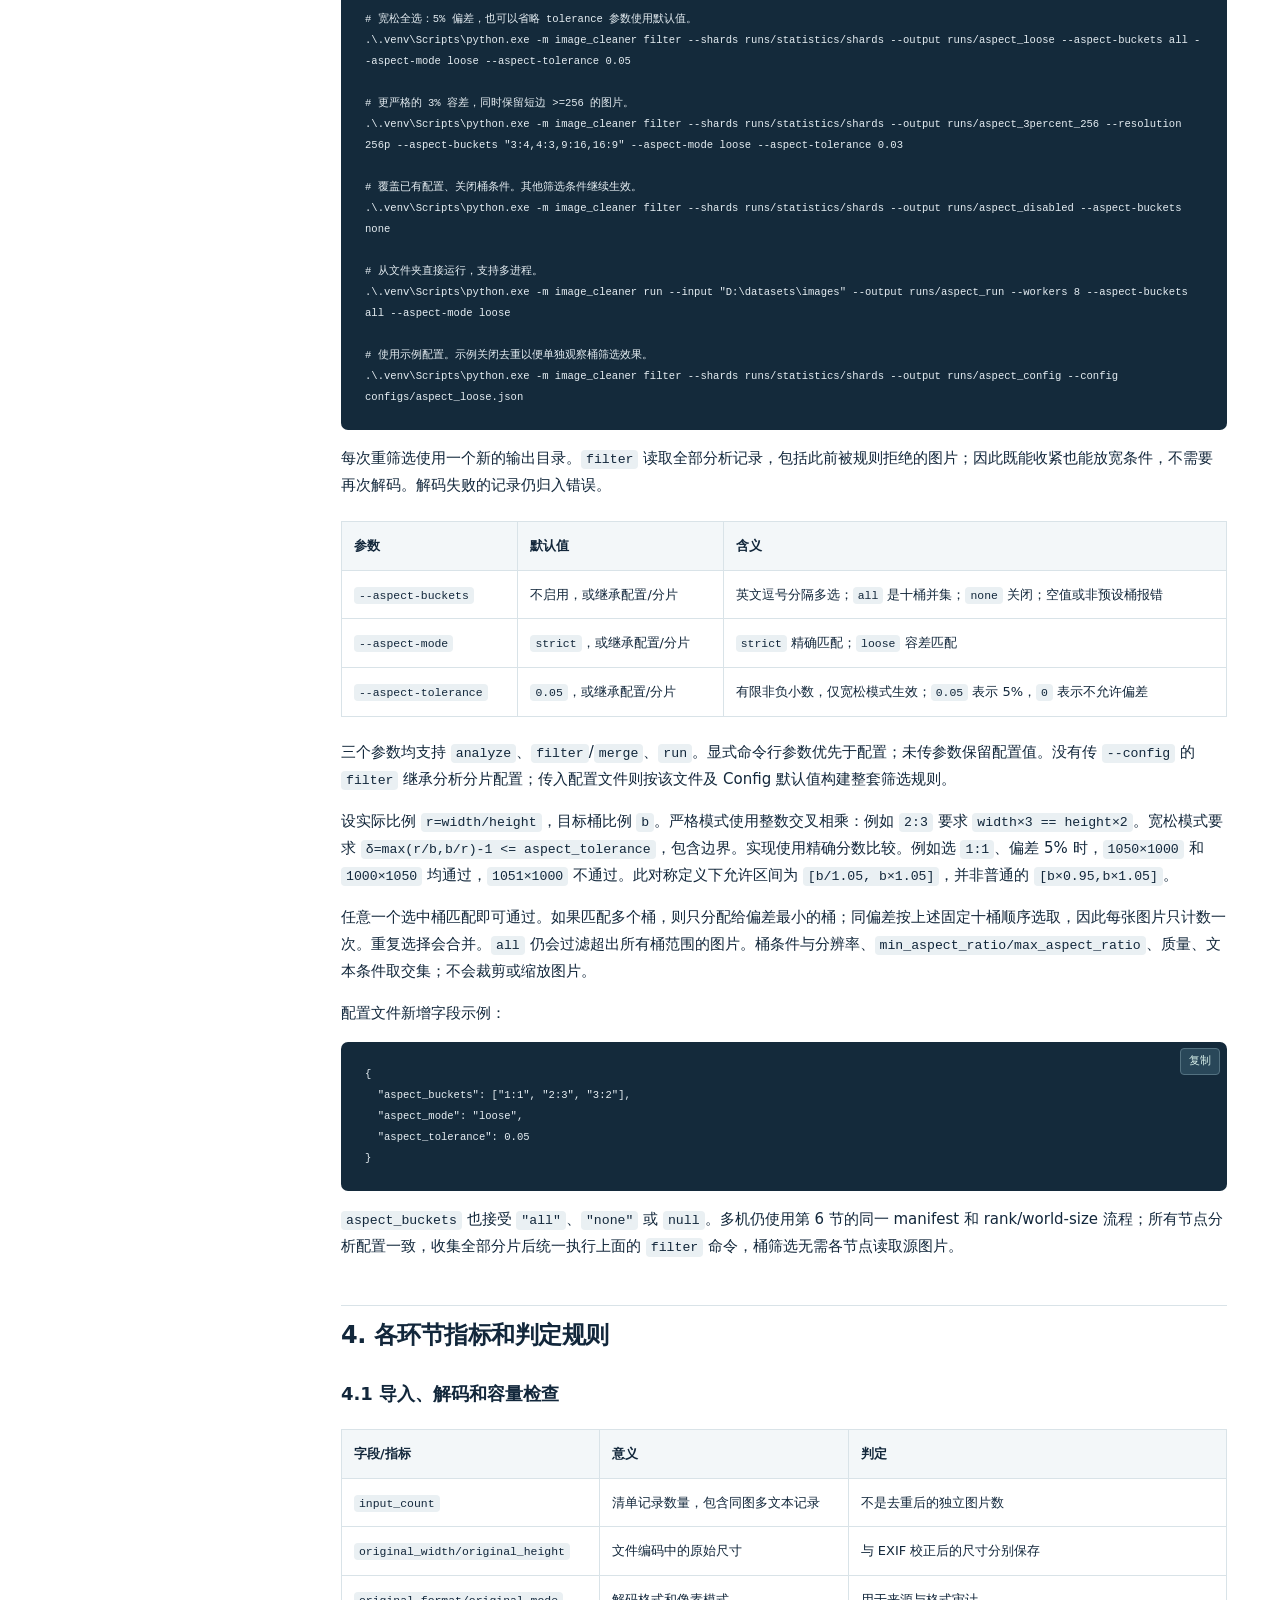
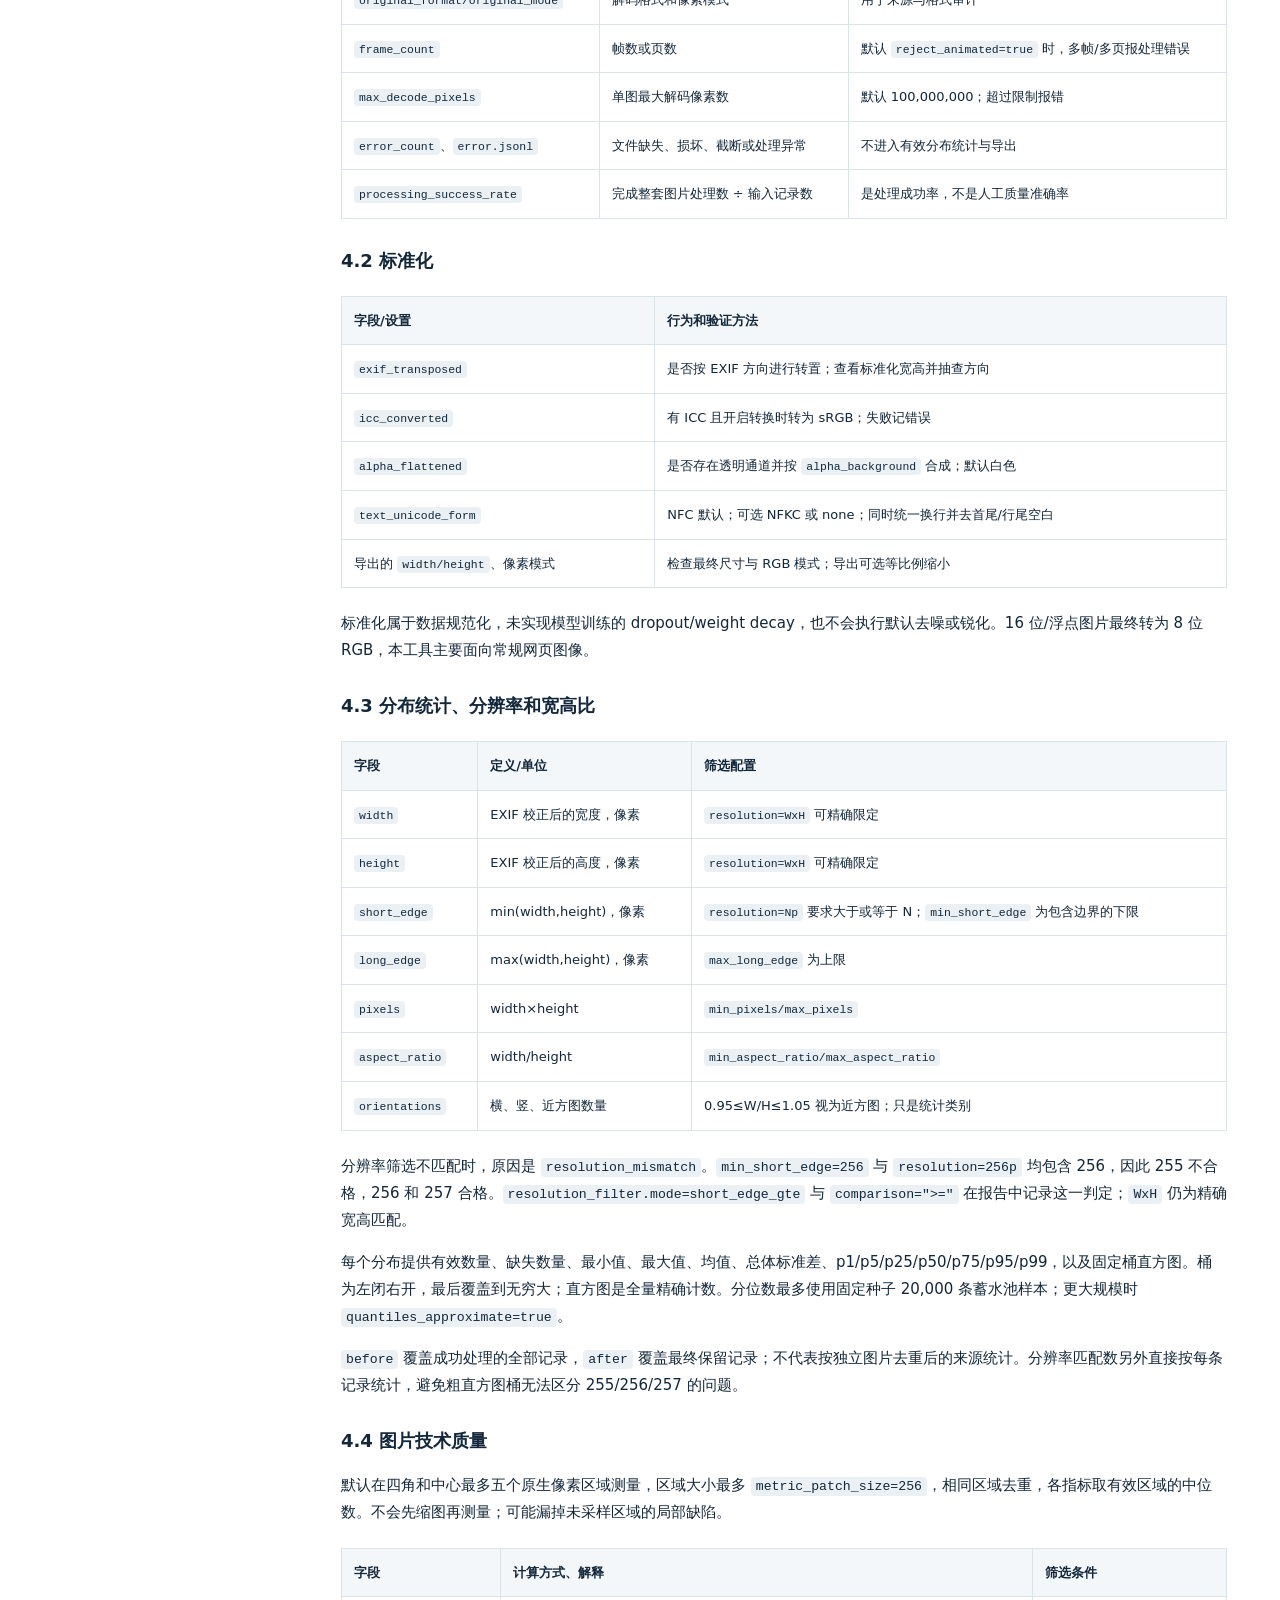
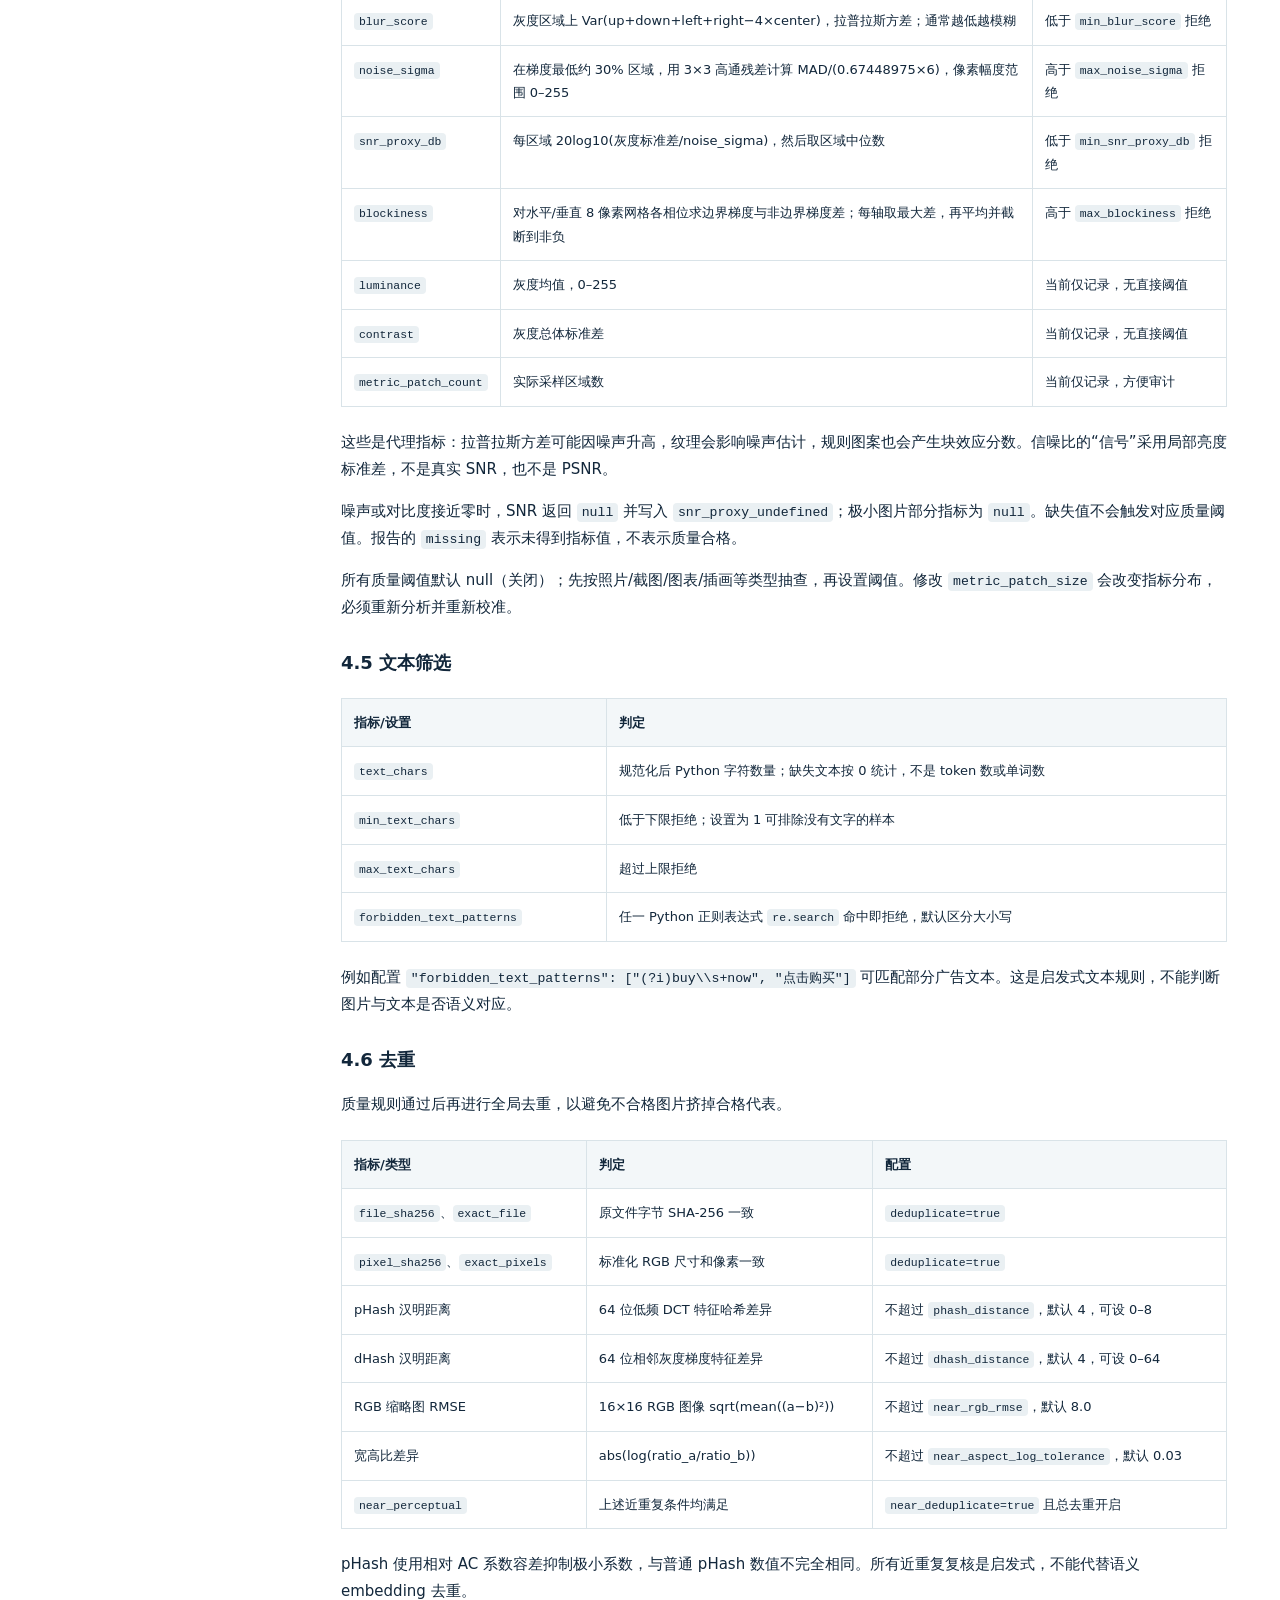
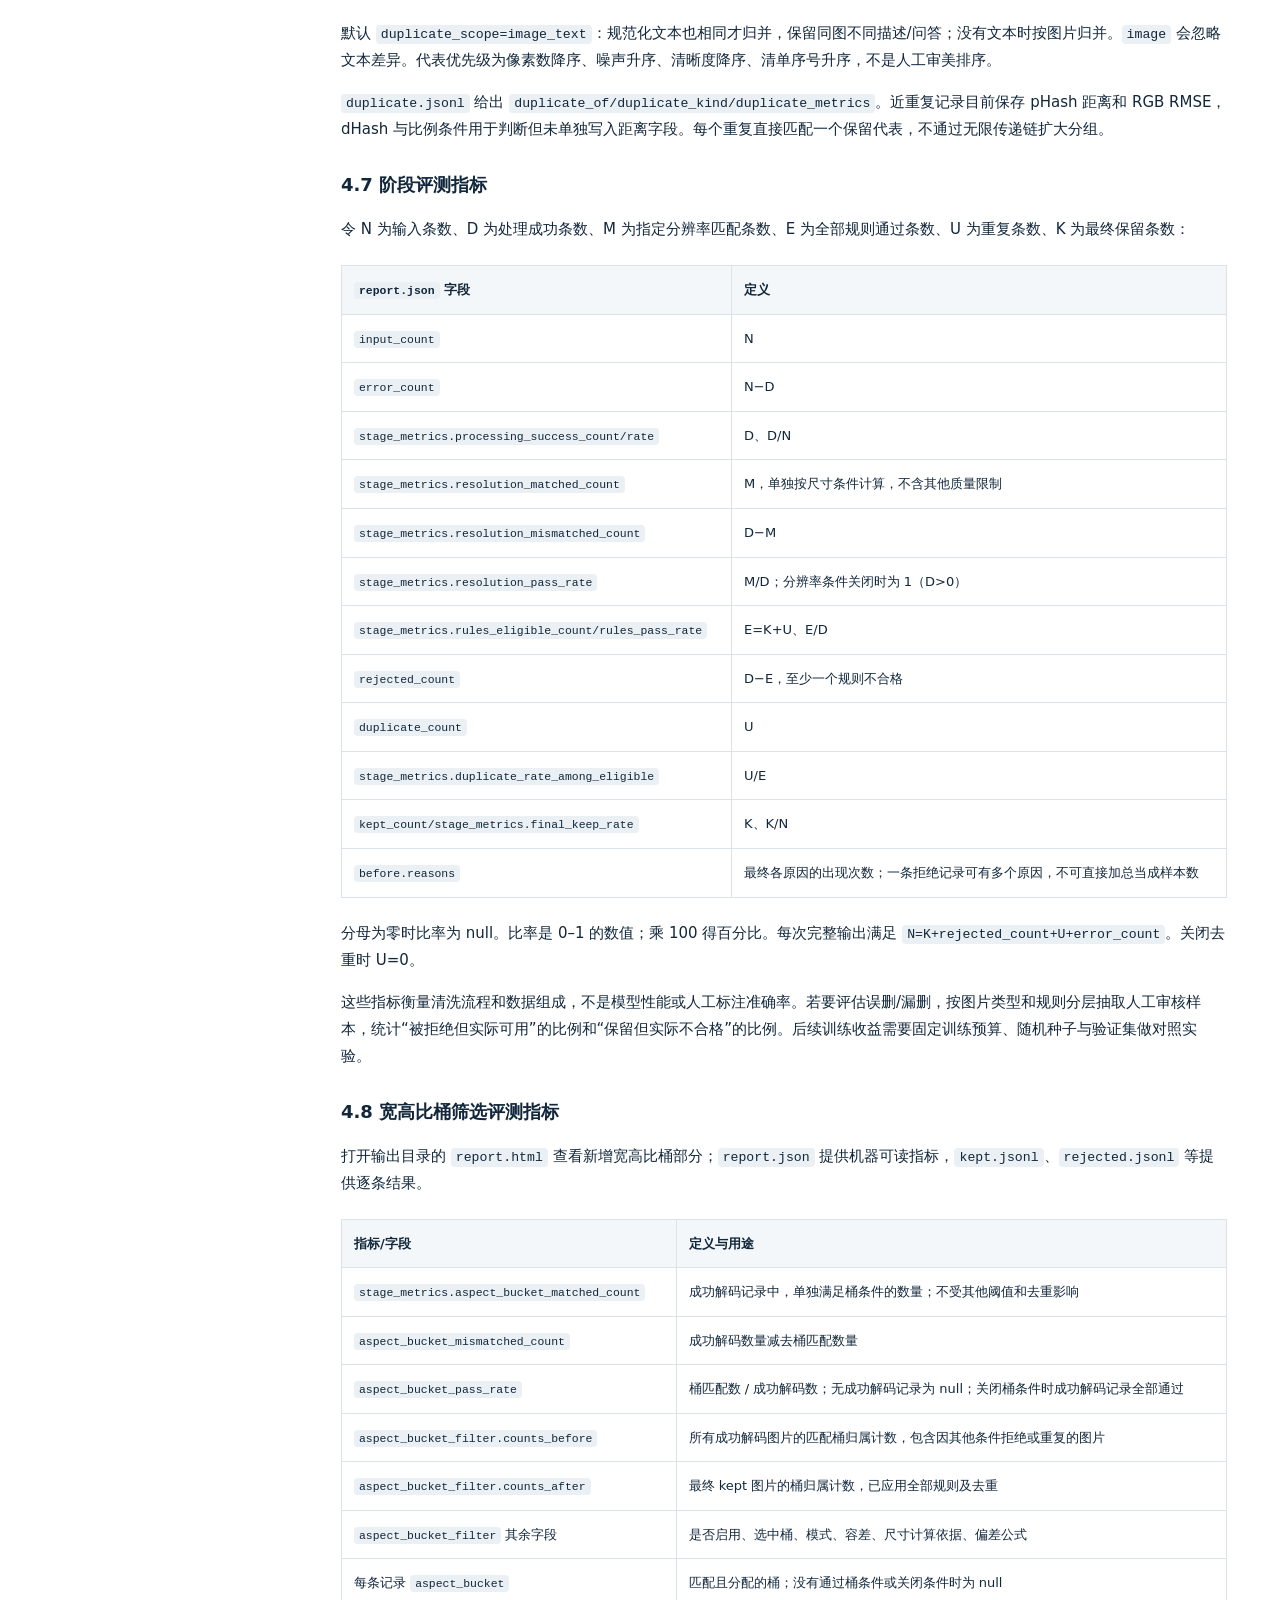
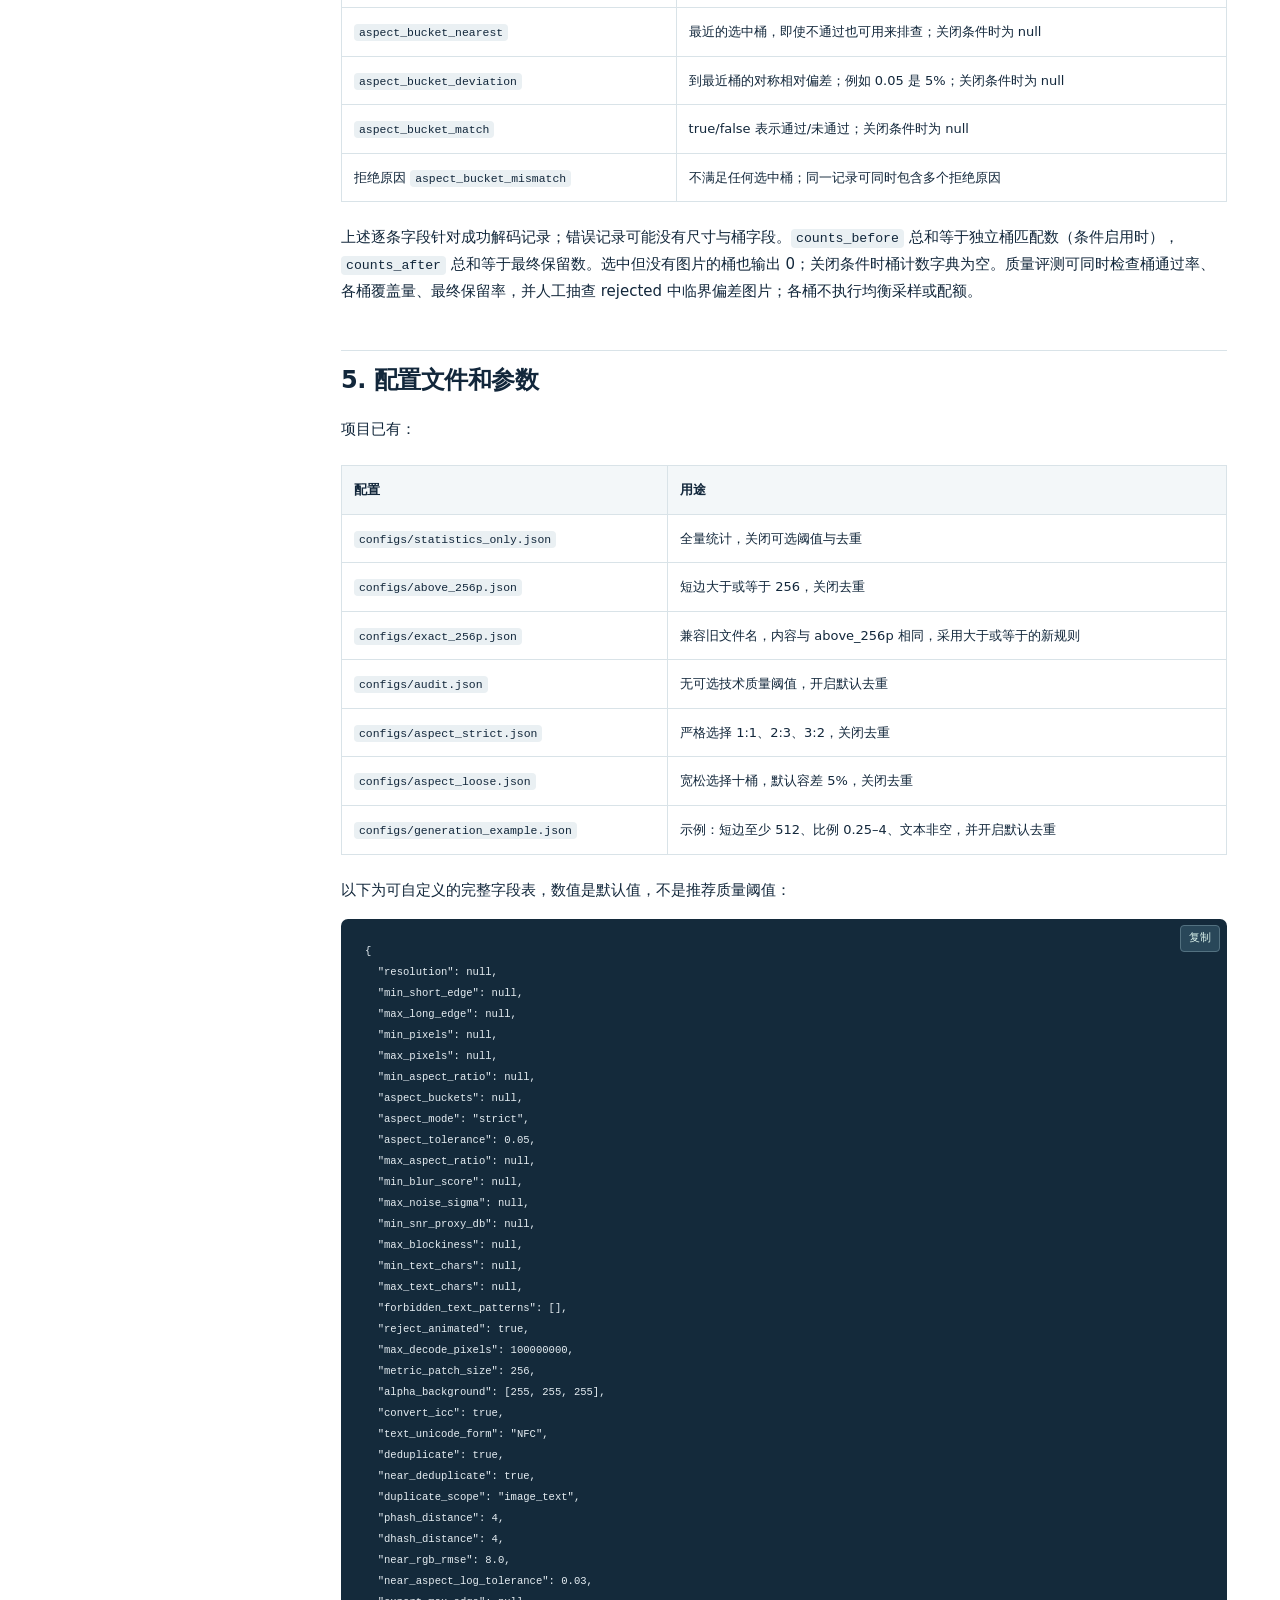
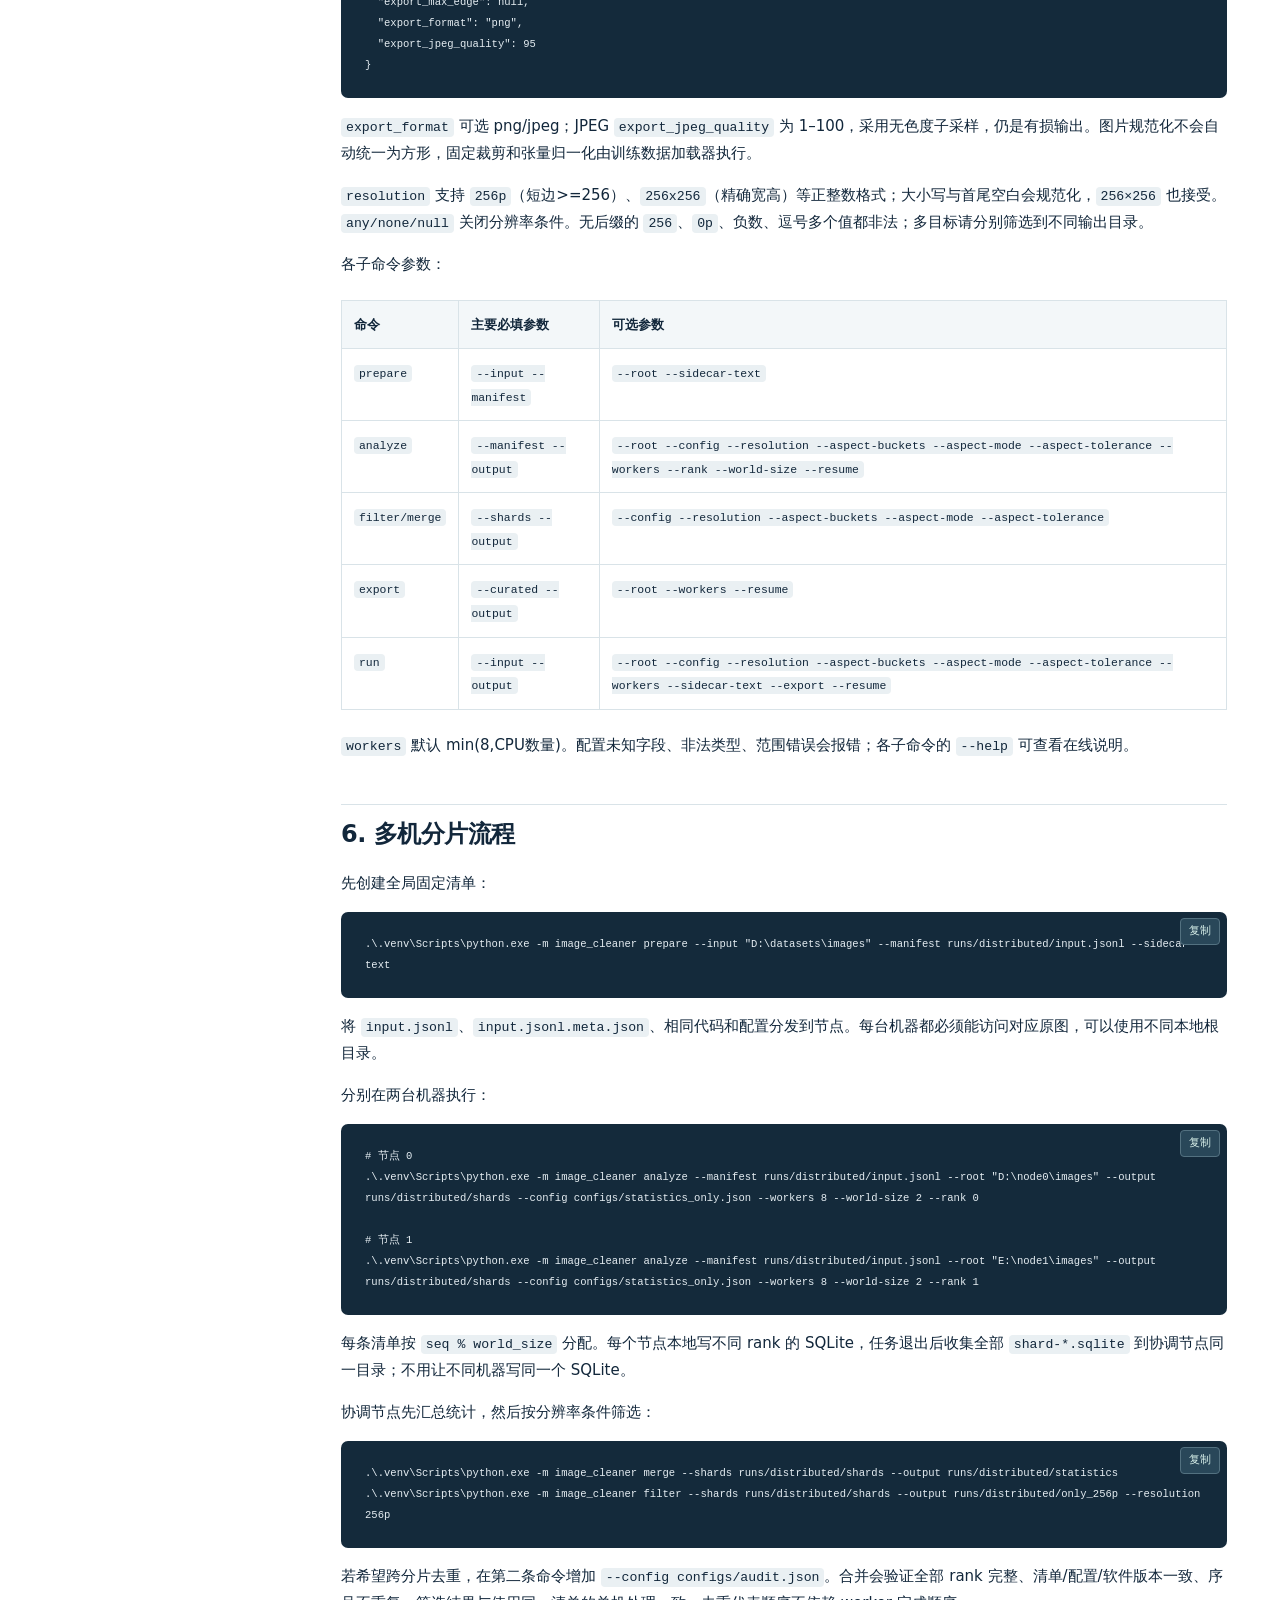
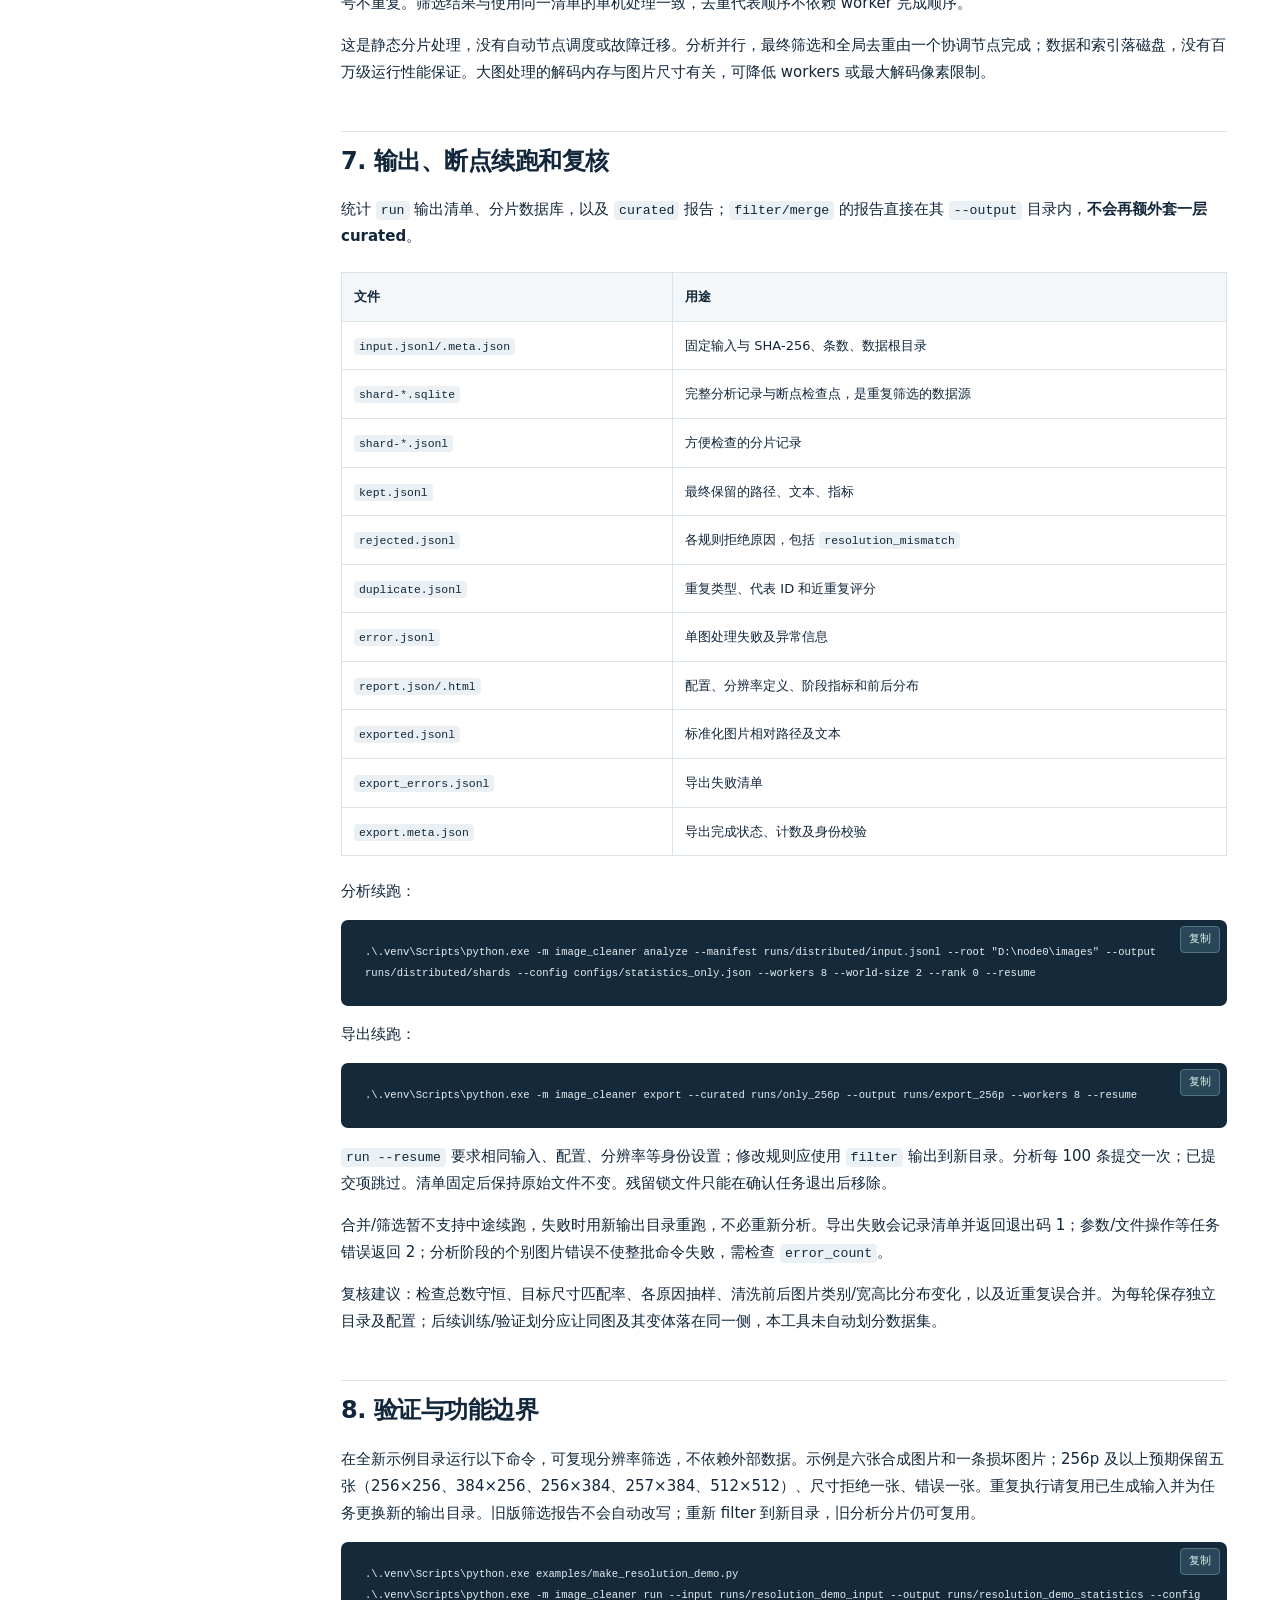
<file: manual/USAGE.html>
<!doctype html><html lang="zh-CN"><head><meta charset="utf-8"><meta name="viewport" content="width=device-width,initial-scale=1"><title>&#23436;&#25972;&#25163;&#20876; &#183; NMM-data-preprocess</title><link rel="stylesheet" href="../assets/style.css"><script defer src="../assets/app.js"></script></head><body><header class="topbar"><a class="brand" href="../index.html">NMM<span> / </span>data-preprocess</a><nav><a href="https://huggingface.co/spaces/HanWangTJU/NMM-data-preprocess/tree/main">&#28304;&#20195;&#30721; &#8599;</a><a href="../downloads/NMM-data-preprocess-0.3.2.zip" download>&#19979;&#36733;&#28304;&#30721; &#8595;</a></nav></header><div class="manual-layout"><aside class="sidebar"><a href="../index.html">&#8592; &#36820;&#22238;&#39318;&#39029;</a><a class="" href="QUICKSTART.html">&#36880;&#27493;&#25945;&#31243;</a><a class="active" href="USAGE.html">&#23436;&#25972;&#25163;&#20876;</a><a class="" href="PARAMETERS.html">&#21442;&#25968;&#21442;&#32771;</a><a class="" href="DEPLOYMENT.html">&#37096;&#32626;&#25351;&#21335;</a><a class="" href="ARCHITECTURE.html">&#20195;&#30721;&#35828;&#26126;</a><h2>&#26412;&#39029;&#30446;&#24405;</h2><div class="toc">
<ul>
<li><a href="#1-&#24037;&#20855;&#33539;&#22260;&#21644;&#36816;&#34892;&#29615;&#22659;">1. &#24037;&#20855;&#33539;&#22260;&#21644;&#36816;&#34892;&#29615;&#22659;</a></li>
<li><a href="#2-&#36755;&#20837;&#26041;&#24335;">2. &#36755;&#20837;&#26041;&#24335;</a><ul>
<li><a href="#21-&#25991;&#20214;&#22841;&#36866;&#21512;&#30452;&#25509;&#25209;&#37327;&#23548;&#20837;">2.1 &#25991;&#20214;&#22841;&#65306;&#36866;&#21512;&#30452;&#25509;&#25209;&#37327;&#23548;&#20837;</a></li>
<li><a href="#22-jsonl&#36866;&#21512;&#22270;&#25991;&#37197;&#23545;&#19982;&#22810;&#26426;&#36801;&#31227;">2.2 JSONL&#65306;&#36866;&#21512;&#22270;&#25991;&#37197;&#23545;&#19982;&#22810;&#26426;&#36801;&#31227;</a></li>
</ul>
</li>
<li><a href="#3-&#25512;&#33616;&#27969;&#31243;&#20808;&#32479;&#35745;&#20877;&#31579;&#36873;&#20877;&#23548;&#20986;">3. &#25512;&#33616;&#27969;&#31243;&#65306;&#20808;&#32479;&#35745;&#65292;&#20877;&#31579;&#36873;&#65292;&#20877;&#23548;&#20986;</a><ul>
<li><a href="#31-&#20840;&#37327;&#20998;&#24067;&#32479;&#35745;">3.1 &#20840;&#37327;&#20998;&#24067;&#32479;&#35745;</a></li>
<li><a href="#32-&#20445;&#30041;-256p-&#21450;&#20197;&#19978;&#30340;&#22270;&#29255;">3.2 &#20445;&#30041; 256p &#21450;&#20197;&#19978;&#30340;&#22270;&#29255;</a></li>
<li><a href="#33-&#20998;&#36776;&#29575;&#19982;&#20854;&#20182;&#31579;&#36873;&#19968;&#36215;&#25191;&#34892;">3.3 &#20998;&#36776;&#29575;&#19982;&#20854;&#20182;&#31579;&#36873;&#19968;&#36215;&#25191;&#34892;</a></li>
<li><a href="#34-&#23548;&#20986;&#26631;&#20934;&#21270;&#22270;&#29255;&#19982;&#25991;&#26412;">3.4 &#23548;&#20986;&#26631;&#20934;&#21270;&#22270;&#29255;&#19982;&#25991;&#26412;</a></li>
<li><a href="#35-&#19968;&#38190;&#27969;&#31243;">3.5 &#19968;&#38190;&#27969;&#31243;</a></li>
<li><a href="#36-&#23485;&#39640;&#27604;&#26742;&#31579;&#36873;">3.6 &#23485;&#39640;&#27604;&#26742;&#31579;&#36873;</a></li>
</ul>
</li>
<li><a href="#4-&#21508;&#29615;&#33410;&#25351;&#26631;&#21644;&#21028;&#23450;&#35268;&#21017;">4. &#21508;&#29615;&#33410;&#25351;&#26631;&#21644;&#21028;&#23450;&#35268;&#21017;</a><ul>
<li><a href="#41-&#23548;&#20837;&#35299;&#30721;&#21644;&#23481;&#37327;&#26816;&#26597;">4.1 &#23548;&#20837;&#12289;&#35299;&#30721;&#21644;&#23481;&#37327;&#26816;&#26597;</a></li>
<li><a href="#42-&#26631;&#20934;&#21270;">4.2 &#26631;&#20934;&#21270;</a></li>
<li><a href="#43-&#20998;&#24067;&#32479;&#35745;&#20998;&#36776;&#29575;&#21644;&#23485;&#39640;&#27604;">4.3 &#20998;&#24067;&#32479;&#35745;&#12289;&#20998;&#36776;&#29575;&#21644;&#23485;&#39640;&#27604;</a></li>
<li><a href="#44-&#22270;&#29255;&#25216;&#26415;&#36136;&#37327;">4.4 &#22270;&#29255;&#25216;&#26415;&#36136;&#37327;</a></li>
<li><a href="#45-&#25991;&#26412;&#31579;&#36873;">4.5 &#25991;&#26412;&#31579;&#36873;</a></li>
<li><a href="#46-&#21435;&#37325;">4.6 &#21435;&#37325;</a></li>
<li><a href="#47-&#38454;&#27573;&#35780;&#27979;&#25351;&#26631;">4.7 &#38454;&#27573;&#35780;&#27979;&#25351;&#26631;</a></li>
<li><a href="#48-&#23485;&#39640;&#27604;&#26742;&#31579;&#36873;&#35780;&#27979;&#25351;&#26631;">4.8 &#23485;&#39640;&#27604;&#26742;&#31579;&#36873;&#35780;&#27979;&#25351;&#26631;</a></li>
</ul>
</li>
<li><a href="#5-&#37197;&#32622;&#25991;&#20214;&#21644;&#21442;&#25968;">5. &#37197;&#32622;&#25991;&#20214;&#21644;&#21442;&#25968;</a></li>
<li><a href="#6-&#22810;&#26426;&#20998;&#29255;&#27969;&#31243;">6. &#22810;&#26426;&#20998;&#29255;&#27969;&#31243;</a></li>
<li><a href="#7-&#36755;&#20986;&#26029;&#28857;&#32493;&#36305;&#21644;&#22797;&#26680;">7. &#36755;&#20986;&#12289;&#26029;&#28857;&#32493;&#36305;&#21644;&#22797;&#26680;</a></li>
<li><a href="#8-&#39564;&#35777;&#19982;&#21151;&#33021;&#36793;&#30028;">8. &#39564;&#35777;&#19982;&#21151;&#33021;&#36793;&#30028;</a></li>
</ul>
</div>
</aside><main class="manual"><h1 id="&#22270;&#29255;&#25991;&#26412;&#25968;&#25454;&#28165;&#27927;&#23436;&#25972;&#25805;&#20316;&#19982;&#25351;&#26631;&#25163;&#20876;">&#22270;&#29255;&#8212;&#25991;&#26412;&#25968;&#25454;&#28165;&#27927;&#65306;&#23436;&#25972;&#25805;&#20316;&#19982;&#25351;&#26631;&#25163;&#20876;</h1>
<h2 id="1-&#24037;&#20855;&#33539;&#22260;&#21644;&#36816;&#34892;&#29615;&#22659;">1. &#24037;&#20855;&#33539;&#22260;&#21644;&#36816;&#34892;&#29615;&#22659;</h2>
<p>&#26412;&#24037;&#20855;&#22788;&#29702;&#26412;&#22320;&#22270;&#29255;&#19982;&#21487;&#36873;&#25991;&#26412;&#65292;&#23436;&#25104;&#23548;&#20837;&#12289;&#35268;&#33539;&#21270;&#27979;&#37327;&#12289;&#20998;&#24067;&#32479;&#35745;&#12289;&#20998;&#36776;&#29575;/&#36136;&#37327;&#31579;&#36873;&#12289;&#21435;&#37325;&#21644;&#29420;&#31435;&#23548;&#20986;&#12290;&#28304;&#25991;&#20214;&#19981;&#20462;&#25913;&#12289;&#19981;&#21024;&#38500;&#12290;&#20445;&#30041;/&#25298;&#32477;/&#37325;&#22797;/&#38169;&#35823;&#30340;&#21028;&#26029;&#36890;&#36807;&#36755;&#20986;&#28165;&#21333;&#34920;&#36798;&#12290;</p>
<p>Python 3.10+&#65307;Windows &#19982; Linux&#65307;&#22522;&#30784;&#22788;&#29702;&#19981;&#38656;&#35201; GPU&#12290;&#20808;&#19979;&#36733;&#20179;&#24211;&#65292;&#20197;&#19979;&#20197;&#23433;&#35013;&#30446;&#24405;&#20026;&#20363;&#65306;</p>
<pre><code class="language-text">D:\projects\multimodal_training
</code></pre>
<p>Windows &#39318;&#27425;&#23433;&#35013;&#38656;&#35201;&#24314;&#31435; <code>.venv</code>&#65292;&#23436;&#25104;&#21518;&#36827;&#20837;&#39033;&#30446;&#30446;&#24405;&#20351;&#29992;&#65306;</p>
<pre><code class="language-powershell">cd D:\projects\multimodal_training
.\.venv\Scripts\python.exe -m image_cleaner --help
</code></pre>
<p>&#26032;&#26426;&#22120;&#39318;&#27425;&#23433;&#35013;&#65306;</p>
<pre><code class="language-powershell">python -m venv .venv
.\.venv\Scripts\python.exe -m pip install -e .
</code></pre>
<p>Linux &#23545;&#24212;&#23433;&#35013;&#19982;&#21629;&#20196;&#21069;&#32512;&#65306;</p>
<pre><code class="language-bash">python3 -m venv .venv
.venv/bin/python -m pip install -e .
.venv/bin/python -m image_cleaner --help
</code></pre>
<p>&#19979;&#25991; Windows &#21629;&#20196;&#22343;&#22312;&#39033;&#30446;&#26681;&#30446;&#24405;&#36816;&#34892;&#12290;Linux &#23558;&#21069;&#32512;&#25913;&#20026; <code>.venv/bin/python</code> &#24182;&#20351;&#29992;&#30456;&#24212;&#36335;&#24452;&#21363;&#21487;&#12290;&#27599;&#27425;&#31579;&#36873;&#20351;&#29992;&#26032;&#30340;&#36755;&#20986;&#30446;&#24405;&#12290;</p>
<h2 id="2-&#36755;&#20837;&#26041;&#24335;">2. &#36755;&#20837;&#26041;&#24335;</h2>
<h3 id="21-&#25991;&#20214;&#22841;&#36866;&#21512;&#30452;&#25509;&#25209;&#37327;&#23548;&#20837;">2.1 &#25991;&#20214;&#22841;&#65306;&#36866;&#21512;&#30452;&#25509;&#25209;&#37327;&#23548;&#20837;</h3>
<pre><code class="language-text">D:\datasets\images\
  animals\001.jpg
  animals\001.txt
  charts\002.png
  charts\002.txt
</code></pre>
<p>&#36882;&#24402;&#21457;&#29616; <code>.jpg/.jpeg/.png/.webp/.bmp/.tif/.tiff/.gif/.avif</code>&#12290;&#22270;&#29255;&#26377;&#21516;&#21517; UTF-8 <code>.txt</code> &#26102;&#21152; <code>--sidecar-text</code>&#65292;&#21542;&#21017;&#21482;&#23548;&#20837;&#22270;&#29255;&#12290;&#40664;&#35748;&#19981;&#36319;&#38543;&#30446;&#24405;&#31526;&#21495;&#38142;&#25509;&#65307;&#25193;&#23637;&#21517;&#21457;&#29616;&#21015;&#34920;&#19982;&#23454;&#38469;&#21487;&#35299;&#30721;&#26684;&#24335;&#19981;&#21516;&#65292;&#20855;&#20307;&#35299;&#30721;&#33021;&#21147;&#21462;&#20915;&#20110; Pillow&#12290;</p>
<h3 id="22-jsonl&#36866;&#21512;&#22270;&#25991;&#37197;&#23545;&#19982;&#22810;&#26426;&#36801;&#31227;">2.2 JSONL&#65306;&#36866;&#21512;&#22270;&#25991;&#37197;&#23545;&#19982;&#22810;&#26426;&#36801;&#31227;</h3>
<p>&#27599;&#34892;&#33267;&#23569;&#19968;&#20010;&#23383;&#31526;&#20018; <code>path</code>&#65292;&#21487;&#20197;&#38468;&#24102; <code>text</code>&#12289;<code>id</code>&#12289;<code>metadata</code>&#65306;</p>
<pre><code class="language-json">{&quot;id&quot;:&quot;original-001&quot;,&quot;path&quot;:&quot;animals/001.jpg&quot;,&quot;text&quot;:&quot;&#19968;&#21482;&#29483;&#22352;&#22312;&#31383;&#36793;&#12290;&quot;,&quot;metadata&quot;:{&quot;source&quot;:&quot;dataset-a&quot;}}
{&quot;id&quot;:&quot;original-002&quot;,&quot;path&quot;:&quot;charts/002.png&quot;,&quot;text&quot;:&quot;&#19968;&#20010;&#23637;&#31034;&#26376;&#20221;&#38144;&#37327;&#30340;&#26609;&#29366;&#22270;&#12290;&quot;}
</code></pre>
<p>&#30456;&#23545;&#36335;&#24452;&#20197; <code>--root</code> &#20026;&#22522;&#20934;&#65307;&#30465;&#30053;&#26102;&#20197;&#36755;&#20837; JSONL &#25152;&#22312;&#30446;&#24405;&#20026;&#22522;&#20934;&#12290;&#21407;&#22987; ID &#20445;&#23384;&#20026; <code>source_id</code>&#65292;&#20854;&#20182;&#39069;&#22806;&#23383;&#27573;&#24402;&#20837; <code>metadata</code>&#12290;&#21516;&#19968;&#22270;&#29255;&#20801;&#35768;&#22810;&#26465;&#19981;&#21516;&#25991;&#26412;&#35760;&#24405;&#12290;&#36328;&#33410;&#28857;&#25512;&#33616;&#30456;&#23545;&#36335;&#24452;&#65307;&#32477;&#23545;&#36335;&#24452;&#19981;&#21463; <code>--root</code> &#37325;&#26144;&#23556;&#12290;</p>
<pre><code class="language-powershell">.\.venv\Scripts\python.exe -m image_cleaner run --input &quot;D:\datasets\pairs.jsonl&quot; --root &quot;D:\datasets\images&quot; --output runs/pairs_statistics --config configs/statistics_only.json --workers 8
</code></pre>
<p>&#26684;&#24335;&#38169;&#35823;&#30340;&#36755;&#20837; JSONL&#12289;&#38750;&#23383;&#31526;&#20018;&#25991;&#26412;&#25110;&#26080;&#27861;&#35835;&#21462;&#30340; sidecar &#20250;&#20351;&#23548;&#20837;&#25253;&#38169;&#65307;&#21333;&#24352;&#22270;&#29255;&#32570;&#22833;&#25110;&#25439;&#22351;&#22312;&#20998;&#26512;&#38454;&#27573;&#35760;&#24405;&#20026;&#38169;&#35823;&#12290;&#24037;&#20855;&#19981;&#30452;&#25509;&#19979;&#36733; URL &#25110;&#35835;&#21462;&#21387;&#32553;&#21253;&#20869;&#30340;&#22270;&#29255;&#12290;</p>
<h2 id="3-&#25512;&#33616;&#27969;&#31243;&#20808;&#32479;&#35745;&#20877;&#31579;&#36873;&#20877;&#23548;&#20986;">3. &#25512;&#33616;&#27969;&#31243;&#65306;&#20808;&#32479;&#35745;&#65292;&#20877;&#31579;&#36873;&#65292;&#20877;&#23548;&#20986;</h2>
<h3 id="31-&#20840;&#37327;&#20998;&#24067;&#32479;&#35745;">3.1 &#20840;&#37327;&#20998;&#24067;&#32479;&#35745;</h3>
<pre><code class="language-powershell">.\.venv\Scripts\python.exe -m image_cleaner run --input &quot;D:\datasets\images&quot; --output runs/statistics --config configs/statistics_only.json --workers 8 --sidecar-text
</code></pre>
<p>&#21482;&#22788;&#29702;&#22270;&#29255;&#19988;&#27809;&#26377;&#25991;&#26412;&#26102;&#31227;&#38500; <code>--sidecar-text</code>&#12290;&#32479;&#35745;&#37197;&#32622;&#20851;&#38381;&#23610;&#23544;/&#36136;&#37327;/&#25991;&#26412;&#21487;&#36873;&#38408;&#20540;&#21644;&#21435;&#37325;&#65292;&#25104;&#21151;&#22788;&#29702;&#30340;&#38745;&#24577;&#22270;&#29255;&#20840;&#37096;&#20445;&#30041;&#65307;&#25439;&#22351;&#12289;&#36229;&#36807;&#23481;&#37327;&#38480;&#21046;&#12289;&#21160;&#30011;/&#22810;&#39029;&#31561;&#20173;&#20316;&#20026;&#38169;&#35823;&#35760;&#24405;&#12290;</p>
<p>&#26597;&#30475;&#25253;&#21578;&#65306;</p>
<pre><code class="language-powershell">Start-Process -FilePath &quot;runs/statistics/curated/report.html&quot;
</code></pre>
<p><code>report.json</code> &#36866;&#21512;&#31243;&#24207;&#35835;&#21462;&#65292;<code>report.html</code> &#21253;&#21547;&#26080;&#22806;&#37096;&#20381;&#36182;&#30340;&#20998;&#24067;&#22270;&#12290;&#20808;&#26816;&#26597;&#20998;&#36776;&#29575;&#12289;&#23485;&#39640;&#27604;&#12289;&#22122;&#22768;&#19982;&#28165;&#26224;&#24230;&#20998;&#24067;&#65292;&#20877;&#30830;&#23450;&#35268;&#21017;&#12290;</p>
<h3 id="32-&#20445;&#30041;-256p-&#21450;&#20197;&#19978;&#30340;&#22270;&#29255;">3.2 &#20445;&#30041; 256p &#21450;&#20197;&#19978;&#30340;&#22270;&#29255;</h3>
<pre><code class="language-powershell">.\.venv\Scripts\python.exe -m image_cleaner filter --shards runs/statistics/shards --output runs/only_256p --resolution 256p
</code></pre>
<p><code>256p</code> &#30340;&#23450;&#20041;&#26159; <code>min(width, height) &gt;= 256</code>&#65292;&#34920;&#31034;&#30701;&#36793;&#22823;&#20110;&#25110;&#31561;&#20110; 256 &#20687;&#32032;&#65292;256 &#26412;&#36523;&#20445;&#30041;&#12290;&#23427;&#19981;&#34920;&#31034;&#32553;&#25918;&#22270;&#29255;&#65292;&#19982; <code>min_short_edge=256</code> &#30340;&#23610;&#23544;&#36793;&#30028;&#30456;&#21516;&#12290;</p>
<table>
<thead>
<tr>
<th>&#22270;&#29255;&#23610;&#23544;&#65288;&#23485;&#215;&#39640;&#65289;</th>
<th><code>256p</code></th>
<th><code>256x256</code></th>
<th><code>384x256</code></th>
</tr>
</thead>
<tbody>
<tr>
<td>256&#215;256</td>
<td>&#20445;&#30041;</td>
<td>&#20445;&#30041;</td>
<td>&#25298;&#32477;</td>
</tr>
<tr>
<td>384&#215;256</td>
<td>&#20445;&#30041;</td>
<td>&#25298;&#32477;</td>
<td>&#20445;&#30041;</td>
</tr>
<tr>
<td>256&#215;384</td>
<td>&#20445;&#30041;</td>
<td>&#25298;&#32477;</td>
<td>&#25298;&#32477;</td>
</tr>
<tr>
<td>255&#215;384</td>
<td>&#25298;&#32477;</td>
<td>&#25298;&#32477;</td>
<td>&#25298;&#32477;</td>
</tr>
<tr>
<td>257&#215;384</td>
<td>&#20445;&#30041;</td>
<td>&#25298;&#32477;</td>
<td>&#25298;&#32477;</td>
</tr>
<tr>
<td>512&#215;512</td>
<td>&#20445;&#30041;</td>
<td>&#25298;&#32477;</td>
<td>&#25298;&#32477;</td>
</tr>
</tbody>
</table>
<p>&#20854;&#20182;&#36873;&#25321;&#65306;</p>
<pre><code class="language-powershell"># &#20165;&#20445;&#30041; 256&#215;256&#12290;
.\.venv\Scripts\python.exe -m image_cleaner filter --shards runs/statistics/shards --output runs/only_square --resolution 256x256

# &#20165;&#20445;&#30041;&#23485; 384&#12289;&#39640; 256&#12290;
.\.venv\Scripts\python.exe -m image_cleaner filter --shards runs/statistics/shards --output runs/only_landscape --resolution 384x256

# &#25913;&#20026;&#30701;&#36793;&#22823;&#20110;&#25110;&#31561;&#20110; 512&#12290;
.\.venv\Scripts\python.exe -m image_cleaner filter --shards runs/statistics/shards --output runs/only_512p --resolution 512p

# &#20851;&#38381;&#20998;&#36776;&#29575;&#26465;&#20214;&#12290;
.\.venv\Scripts\python.exe -m image_cleaner filter --shards runs/statistics/shards --output runs/all_resolutions --resolution any
</code></pre>
<p>&#23610;&#23544;&#20197; EXIF &#26041;&#21521;&#26657;&#27491;&#21518;&#30340;&#23485;&#39640;&#20026;&#20934;&#65306;&#32534;&#30721;&#20026; 256&#215;384&#12289;EXIF &#35201;&#27714;&#26059;&#36716; 90&#176; &#30340;&#22270;&#29255;&#20250;&#20197; 384&#215;256 &#21028;&#26029;&#12290;&#33394;&#24425;&#36716;&#25442;&#19981;&#25913;&#21464;&#23610;&#23544;&#65307;&#23548;&#20986;&#32553;&#25918;&#21457;&#29983;&#22312;&#31579;&#36873;&#20043;&#21518;&#12290;</p>
<p><code>filter</code> &#31561;&#20215;&#20110; <code>merge</code>&#65292;&#22987;&#32456;&#20174;&#20998;&#26512;&#20998;&#29255;&#37324;&#30340;&#20840;&#37096;&#35760;&#24405;&#37325;&#26032;&#21028;&#23450;&#65292;&#19981;&#33021;&#25226;&#23427;&#30340; <code>--shards</code> &#25351;&#21521;&#19978;&#19968;&#36718; <code>curated</code> &#30446;&#24405;&#12290;&#21363;&#20351;&#31532;&#19968;&#36718;&#26576;&#22270;&#29255;&#34987;&#38408;&#20540;&#25110;&#21435;&#37325;&#25490;&#38500;&#65292;&#20998;&#26512;&#32467;&#26524;&#20173;&#22312;&#20998;&#29255;&#20013;&#65292;&#21487;&#20197;&#20877;&#27425;&#21442;&#19982;&#31579;&#36873;&#12290;&#21407;&#22270;&#19981;&#20250;&#34987;&#37325;&#26032;&#35299;&#30721;&#65307;&#29289;&#29702;&#23548;&#20986;&#20173;&#38656;&#35201;&#21407;&#22270;&#23384;&#22312;&#12290;</p>
<h3 id="33-&#20998;&#36776;&#29575;&#19982;&#20854;&#20182;&#31579;&#36873;&#19968;&#36215;&#25191;&#34892;">3.3 &#20998;&#36776;&#29575;&#19982;&#20854;&#20182;&#31579;&#36873;&#19968;&#36215;&#25191;&#34892;</h3>
<p>&#20351;&#29992;&#37197;&#32622;&#25991;&#20214;&#21487;&#21516;&#26102;&#21152;&#20837;&#23485;&#39640;&#27604;&#12289;&#36136;&#37327;&#12289;&#25991;&#26412;&#26465;&#20214;&#25110;&#21435;&#37325;&#65306;</p>
<pre><code class="language-powershell">.\.venv\Scripts\python.exe -m image_cleaner filter --shards runs/statistics/shards --output runs/256p_deduplicated --config configs/audit.json --resolution 256p
</code></pre>
<p>&#19978;&#20363;&#39069;&#22806;&#24320;&#21551;&#21435;&#37325;&#65307;&#31526;&#21512;&#23610;&#23544;&#30340;&#37325;&#22797;&#35760;&#24405;&#20173;&#20250;&#36827;&#20837; <code>duplicate.jsonl</code>&#12290;&#22914;&#26524;&#21482;&#24076;&#26395;&#21076;&#38500;&#30701;&#36793;&#23567;&#20110; 256 &#30340;&#22270;&#29255;&#65292;&#27839;&#29992;&#32479;&#35745;&#37197;&#32622;&#25110;&#25351;&#23450; <code>--config configs/above_256p.json</code>&#65292;&#20854;&#21435;&#37325;&#20851;&#38381;&#12290;</p>
<p>&#37197;&#32622;&#20248;&#20808;&#32423;&#65306;&#26410;&#20256; <code>--config</code> &#26102;&#32487;&#25215;&#20998;&#26512;&#26102;&#30340;&#23436;&#25972;&#37197;&#32622;&#65307;&#20256;&#20102; <code>--config</code> &#26102;&#20174;&#35813; JSON &#21644;&#20195;&#30721;&#40664;&#35748;&#20540;&#26500;&#36896;&#26032;&#37197;&#32622;&#65292;&#19981;&#26159;&#23545;&#21407;&#37197;&#32622;&#20570;&#37096;&#20998;&#34917;&#19969;&#65307;<code>--resolution</code> &#26368;&#21518;&#35206;&#30422;&#20998;&#36776;&#29575;&#23383;&#27573;&#12290;&#25152;&#26377;&#21551;&#29992;&#35268;&#21017;&#21462;&#20132;&#38598;&#12290;&#33509;&#21516;&#26102;&#35774;&#32622; <code>min_short_edge=512</code> &#19982; <code>resolution=256p</code>&#65292;&#26368;&#32456;&#20173;&#35201;&#27714;&#30701;&#36793;&#33267;&#23569; 512&#65307;&#22914;&#38656;&#20801;&#35768;&#25152;&#26377;&#22823;&#20110;&#25110;&#31561;&#20110; 256 &#30340;&#23610;&#23544;&#65292;&#20808;&#20851;&#38381;&#26356;&#20005;&#26684;&#30340;&#20854;&#20182;&#23610;&#23544;&#35268;&#21017;&#12290;</p>
<p>&#38408;&#20540;&#20462;&#25913;&#21644;&#31934;&#30830;&#20998;&#36776;&#29575;&#31579;&#36873;&#21487;&#20197;&#22797;&#29992;&#20998;&#26512;&#32467;&#26524;&#12290;<code>reject_animated/max_decode_pixels/metric_patch_size/alpha_background/convert_icc/text_unicode_form</code> &#23646;&#20110;&#27979;&#37327;&#19982;&#39044;&#22788;&#29702;&#35774;&#32622;&#65292;&#25913;&#21464;&#36825;&#20123;&#35774;&#32622;&#38656;&#35201;&#37325;&#26032;&#20998;&#26512;&#12290;</p>
<h3 id="34-&#23548;&#20986;&#26631;&#20934;&#21270;&#22270;&#29255;&#19982;&#25991;&#26412;">3.4 &#23548;&#20986;&#26631;&#20934;&#21270;&#22270;&#29255;&#19982;&#25991;&#26412;</h3>
<pre><code class="language-powershell">.\.venv\Scripts\python.exe -m image_cleaner export --curated runs/only_256p --output runs/export_256p --workers 8
</code></pre>
<p>&#21482;&#23548;&#20986; <code>kept.jsonl</code> &#20013;&#30340;&#35760;&#24405;&#65292;&#40664;&#35748; PNG&#12289;RGB&#12289;&#20445;&#30041;&#24050;&#21305;&#37197;&#23610;&#23544;&#65292;&#19981;&#20570;&#35009;&#21098;&#25110;&#25918;&#22823;&#12290;&#25991;&#20214;&#25918;&#22312; <code>images</code> &#23376;&#30446;&#24405;&#65292;<code>exported.jsonl</code> &#30340; <code>path</code> &#20026;&#23548;&#20986;&#30446;&#24405;&#19979;&#30340;&#30456;&#23545;&#36335;&#24452;&#12290;&#23548;&#20986;&#20250;&#26657;&#39564;&#28304;&#25991;&#20214; SHA-256&#65307;&#28304;&#25991;&#20214;&#22312;&#20998;&#26512;&#21518;&#21457;&#29983;&#21464;&#21270;&#20250;&#35760;&#24405;&#22833;&#36133;&#12290;</p>
<p><code>export_max_edge</code> &#22914;&#34987;&#21551;&#29992;&#65292;&#21487;&#33021;&#25913;&#21464;&#31579;&#36873;&#21518;&#22270;&#29255;&#23610;&#23544;&#65307;&#38656;&#35201;&#23548;&#20986;&#25991;&#20214;&#20173;&#28385;&#36275;&#31579;&#36873;&#26465;&#20214;&#26102;&#20445;&#25345; <code>export_max_edge=null</code>&#12290;&#20363;&#22914; 1024&#215;512 &#31526;&#21512; 256p &#21450;&#20197;&#19978;&#65292;&#20294;&#33509;&#23548;&#20986;&#26368;&#38271;&#36793;&#38480;&#21046;&#20026; 384&#65292;&#21017;&#20250;&#32553;&#25104; 384&#215;192&#65292;&#36755;&#20986;&#19981;&#20877;&#28385;&#36275;&#30701;&#36793;&#33267;&#23569; 256 &#30340;&#26465;&#20214;&#12290;</p>
<h3 id="35-&#19968;&#38190;&#27969;&#31243;">3.5 &#19968;&#38190;&#27969;&#31243;</h3>
<p>&#24050;&#32463;&#26126;&#30830;&#30446;&#26631;&#26102;&#21487;&#20197;&#30452;&#25509;&#25191;&#34892;&#65306;</p>
<pre><code class="language-powershell">.\.venv\Scripts\python.exe -m image_cleaner run --input &quot;D:\datasets\images&quot; --output runs/direct_256p --config configs/above_256p.json --workers 8 --export
</code></pre>
<p>&#20063;&#21487;&#20197;&#22312; <code>run</code> &#25110; <code>analyze</code> &#19978;&#30452;&#25509;&#20256; <code>--resolution</code>&#65307;&#25512;&#33616;&#31532;&#19968;&#27425;&#20808;&#23436;&#25104;&#20840;&#37327;&#32479;&#35745;&#12290;</p>
<h3 id="36-&#23485;&#39640;&#27604;&#26742;&#31579;&#36873;">3.6 &#23485;&#39640;&#27604;&#26742;&#31579;&#36873;</h3>
<p>&#27604;&#20363;&#22987;&#32456;&#20026; EXIF &#26041;&#21521;&#26657;&#27491;&#21518;&#30340; <strong>&#23485;:&#39640;</strong>&#12290;&#21313;&#20010;&#22266;&#23450;&#26742;&#20026; <code>1:1,2:3,3:2,3:4,4:3,9:16,16:9,21:9,1:3,3:1</code>&#12290;&#31446;&#22270;&#19982;&#27178;&#22270;&#20998;&#21035;&#36873;&#25321;&#65292;&#20363;&#22914;&#36873;&#25321; <code>2:3</code> &#19981;&#20250;&#33258;&#21160;&#36873;&#25321; <code>3:2</code>&#12290;</p>
<p>&#26032;&#22686;&#30340; <code>1:3</code> &#26159;&#32454;&#38271;&#31446;&#22270;&#65292;<code>3:1</code> &#26159;&#32454;&#38271;&#27178;&#22270;&#65292;&#20363;&#22914; <code>300&#215;900</code>&#12289;<code>900&#215;300</code>&#12290;&#21487;&#20197;&#21482;&#36873;&#25321;&#36825;&#20004;&#20010;&#26742;&#65292;&#20063;&#21487;&#20197;&#21644;&#21407;&#26377;&#26742;&#32452;&#21512;&#12290;&#21319;&#32423;&#21518; <code>--aspect-buckets all</code> &#36873;&#25321;&#21313;&#20010;&#26742;&#65307;&#26087; JSON &#37197;&#32622;&#25110;&#32479;&#35745;&#20998;&#29255;&#20013;&#20445;&#23384;&#30340;&#20843;&#26742;&#21015;&#34920;&#20173;&#25353;&#35813;&#21015;&#34920;&#31579;&#36873;&#65292;&#39035;&#26174;&#24335;&#20256;&#20837; <code>all</code> &#25110;&#34917;&#20805;&#20004;&#20010;&#26032;&#26742;&#12290;&#24050;&#26377;&#32479;&#35745;&#32531;&#23384;&#21487;&#37325;&#26032;&#31579;&#36873;&#65292;&#26080;&#39035;&#37325;&#26032;&#35299;&#30721;&#22270;&#29255;&#12290;</p>
<pre><code class="language-bash">python -m image_cleaner filter --shards runs/statistics/shards --output runs/filtered_long \
  --resolution 256p --aspect-buckets &quot;1:3,3:1&quot; --aspect-mode loose --aspect-tolerance 0.05
</code></pre>
<p>5% &#23545;&#31216;&#20559;&#24046;&#21253;&#21547;&#36793;&#30028;&#65306;<code>315&#215;900</code> &#19982; <code>900&#215;315</code> &#36890;&#36807;&#30456;&#24212;&#26032;&#26742;&#65292;<code>316&#215;900</code> &#19982; <code>900&#215;316</code> &#19981;&#36890;&#36807;&#12290;</p>
<pre><code class="language-powershell"># &#22312;&#39033;&#30446;&#26681;&#30446;&#24405;&#25191;&#34892;&#12290;&#20808;&#36816;&#34892; 3.1 &#30340;&#32479;&#35745;&#20219;&#21153;&#65292;&#20877;&#29992;&#32531;&#23384;&#20998;&#29255;&#31579;&#36873;&#12290;
# &#20005;&#26684;&#22810;&#36873;&#65306;&#23454;&#38469;&#23610;&#23544;&#24517;&#39035;&#19982;&#20219;&#24847;&#19968;&#20010;&#36873;&#20013;&#26742;&#23436;&#20840;&#21516;&#27604;&#20998;&#37197;&#12290;
.\.venv\Scripts\python.exe -m image_cleaner filter --shards runs/statistics/shards --output runs/aspect_strict --aspect-buckets &quot;1:1,2:3,3:2&quot; --aspect-mode strict

# &#23485;&#26494;&#20840;&#36873;&#65306;5% &#20559;&#24046;&#65292;&#20063;&#21487;&#20197;&#30465;&#30053; tolerance &#21442;&#25968;&#20351;&#29992;&#40664;&#35748;&#20540;&#12290;
.\.venv\Scripts\python.exe -m image_cleaner filter --shards runs/statistics/shards --output runs/aspect_loose --aspect-buckets all --aspect-mode loose --aspect-tolerance 0.05

# &#26356;&#20005;&#26684;&#30340; 3% &#23481;&#24046;&#65292;&#21516;&#26102;&#20445;&#30041;&#30701;&#36793; &gt;=256 &#30340;&#22270;&#29255;&#12290;
.\.venv\Scripts\python.exe -m image_cleaner filter --shards runs/statistics/shards --output runs/aspect_3percent_256 --resolution 256p --aspect-buckets &quot;3:4,4:3,9:16,16:9&quot; --aspect-mode loose --aspect-tolerance 0.03

# &#35206;&#30422;&#24050;&#26377;&#37197;&#32622;&#12289;&#20851;&#38381;&#26742;&#26465;&#20214;&#12290;&#20854;&#20182;&#31579;&#36873;&#26465;&#20214;&#32487;&#32493;&#29983;&#25928;&#12290;
.\.venv\Scripts\python.exe -m image_cleaner filter --shards runs/statistics/shards --output runs/aspect_disabled --aspect-buckets none

# &#20174;&#25991;&#20214;&#22841;&#30452;&#25509;&#36816;&#34892;&#65292;&#25903;&#25345;&#22810;&#36827;&#31243;&#12290;
.\.venv\Scripts\python.exe -m image_cleaner run --input &quot;D:\datasets\images&quot; --output runs/aspect_run --workers 8 --aspect-buckets all --aspect-mode loose

# &#20351;&#29992;&#31034;&#20363;&#37197;&#32622;&#12290;&#31034;&#20363;&#20851;&#38381;&#21435;&#37325;&#20197;&#20415;&#21333;&#29420;&#35266;&#23519;&#26742;&#31579;&#36873;&#25928;&#26524;&#12290;
.\.venv\Scripts\python.exe -m image_cleaner filter --shards runs/statistics/shards --output runs/aspect_config --config configs/aspect_loose.json
</code></pre>
<p>&#27599;&#27425;&#37325;&#31579;&#36873;&#20351;&#29992;&#19968;&#20010;&#26032;&#30340;&#36755;&#20986;&#30446;&#24405;&#12290;<code>filter</code> &#35835;&#21462;&#20840;&#37096;&#20998;&#26512;&#35760;&#24405;&#65292;&#21253;&#25324;&#27492;&#21069;&#34987;&#35268;&#21017;&#25298;&#32477;&#30340;&#22270;&#29255;&#65307;&#22240;&#27492;&#26082;&#33021;&#25910;&#32039;&#20063;&#33021;&#25918;&#23485;&#26465;&#20214;&#65292;&#19981;&#38656;&#35201;&#20877;&#27425;&#35299;&#30721;&#12290;&#35299;&#30721;&#22833;&#36133;&#30340;&#35760;&#24405;&#20173;&#24402;&#20837;&#38169;&#35823;&#12290;</p>
<table>
<thead>
<tr>
<th>&#21442;&#25968;</th>
<th>&#40664;&#35748;&#20540;</th>
<th>&#21547;&#20041;</th>
</tr>
</thead>
<tbody>
<tr>
<td><code>--aspect-buckets</code></td>
<td>&#19981;&#21551;&#29992;&#65292;&#25110;&#32487;&#25215;&#37197;&#32622;/&#20998;&#29255;</td>
<td>&#33521;&#25991;&#36887;&#21495;&#20998;&#38548;&#22810;&#36873;&#65307;<code>all</code> &#26159;&#21313;&#26742;&#24182;&#38598;&#65307;<code>none</code> &#20851;&#38381;&#65307;&#31354;&#20540;&#25110;&#38750;&#39044;&#35774;&#26742;&#25253;&#38169;</td>
</tr>
<tr>
<td><code>--aspect-mode</code></td>
<td><code>strict</code>&#65292;&#25110;&#32487;&#25215;&#37197;&#32622;/&#20998;&#29255;</td>
<td><code>strict</code> &#31934;&#30830;&#21305;&#37197;&#65307;<code>loose</code> &#23481;&#24046;&#21305;&#37197;</td>
</tr>
<tr>
<td><code>--aspect-tolerance</code></td>
<td><code>0.05</code>&#65292;&#25110;&#32487;&#25215;&#37197;&#32622;/&#20998;&#29255;</td>
<td>&#26377;&#38480;&#38750;&#36127;&#23567;&#25968;&#65292;&#20165;&#23485;&#26494;&#27169;&#24335;&#29983;&#25928;&#65307;<code>0.05</code> &#34920;&#31034; 5%&#65292;<code>0</code> &#34920;&#31034;&#19981;&#20801;&#35768;&#20559;&#24046;</td>
</tr>
</tbody>
</table>
<p>&#19977;&#20010;&#21442;&#25968;&#22343;&#25903;&#25345; <code>analyze</code>&#12289;<code>filter</code>/<code>merge</code>&#12289;<code>run</code>&#12290;&#26174;&#24335;&#21629;&#20196;&#34892;&#21442;&#25968;&#20248;&#20808;&#20110;&#37197;&#32622;&#65307;&#26410;&#20256;&#21442;&#25968;&#20445;&#30041;&#37197;&#32622;&#20540;&#12290;&#27809;&#26377;&#20256; <code>--config</code> &#30340; <code>filter</code> &#32487;&#25215;&#20998;&#26512;&#20998;&#29255;&#37197;&#32622;&#65307;&#20256;&#20837;&#37197;&#32622;&#25991;&#20214;&#21017;&#25353;&#35813;&#25991;&#20214;&#21450; Config &#40664;&#35748;&#20540;&#26500;&#24314;&#25972;&#22871;&#31579;&#36873;&#35268;&#21017;&#12290;</p>
<p>&#35774;&#23454;&#38469;&#27604;&#20363; <code>r=width/height</code>&#65292;&#30446;&#26631;&#26742;&#27604;&#20363; <code>b</code>&#12290;&#20005;&#26684;&#27169;&#24335;&#20351;&#29992;&#25972;&#25968;&#20132;&#21449;&#30456;&#20056;&#65306;&#20363;&#22914; <code>2:3</code> &#35201;&#27714; <code>width&#215;3 == height&#215;2</code>&#12290;&#23485;&#26494;&#27169;&#24335;&#35201;&#27714; <code>&#948;=max(r/b,b/r)-1 &lt;= aspect_tolerance</code>&#65292;&#21253;&#21547;&#36793;&#30028;&#12290;&#23454;&#29616;&#20351;&#29992;&#31934;&#30830;&#20998;&#25968;&#27604;&#36739;&#12290;&#20363;&#22914;&#36873; <code>1:1</code>&#12289;&#20559;&#24046; 5% &#26102;&#65292;<code>1050&#215;1000</code> &#21644; <code>1000&#215;1050</code> &#22343;&#36890;&#36807;&#65292;<code>1051&#215;1000</code> &#19981;&#36890;&#36807;&#12290;&#27492;&#23545;&#31216;&#23450;&#20041;&#19979;&#20801;&#35768;&#21306;&#38388;&#20026; <code>[b/1.05, b&#215;1.05]</code>&#65292;&#24182;&#38750;&#26222;&#36890;&#30340; <code>[b&#215;0.95,b&#215;1.05]</code>&#12290;</p>
<p>&#20219;&#24847;&#19968;&#20010;&#36873;&#20013;&#26742;&#21305;&#37197;&#21363;&#21487;&#36890;&#36807;&#12290;&#22914;&#26524;&#21305;&#37197;&#22810;&#20010;&#26742;&#65292;&#21017;&#21482;&#20998;&#37197;&#32473;&#20559;&#24046;&#26368;&#23567;&#30340;&#26742;&#65307;&#21516;&#20559;&#24046;&#25353;&#19978;&#36848;&#22266;&#23450;&#21313;&#26742;&#39034;&#24207;&#36873;&#21462;&#65292;&#22240;&#27492;&#27599;&#24352;&#22270;&#29255;&#21482;&#35745;&#25968;&#19968;&#27425;&#12290;&#37325;&#22797;&#36873;&#25321;&#20250;&#21512;&#24182;&#12290;<code>all</code> &#20173;&#20250;&#36807;&#28388;&#36229;&#20986;&#25152;&#26377;&#26742;&#33539;&#22260;&#30340;&#22270;&#29255;&#12290;&#26742;&#26465;&#20214;&#19982;&#20998;&#36776;&#29575;&#12289;<code>min_aspect_ratio/max_aspect_ratio</code>&#12289;&#36136;&#37327;&#12289;&#25991;&#26412;&#26465;&#20214;&#21462;&#20132;&#38598;&#65307;&#19981;&#20250;&#35009;&#21098;&#25110;&#32553;&#25918;&#22270;&#29255;&#12290;</p>
<p>&#37197;&#32622;&#25991;&#20214;&#26032;&#22686;&#23383;&#27573;&#31034;&#20363;&#65306;</p>
<pre><code class="language-json">{
  &quot;aspect_buckets&quot;: [&quot;1:1&quot;, &quot;2:3&quot;, &quot;3:2&quot;],
  &quot;aspect_mode&quot;: &quot;loose&quot;,
  &quot;aspect_tolerance&quot;: 0.05
}
</code></pre>
<p><code>aspect_buckets</code> &#20063;&#25509;&#21463; <code>"all"</code>&#12289;<code>"none"</code> &#25110; <code>null</code>&#12290;&#22810;&#26426;&#20173;&#20351;&#29992;&#31532; 6 &#33410;&#30340;&#21516;&#19968; manifest &#21644; rank/world-size &#27969;&#31243;&#65307;&#25152;&#26377;&#33410;&#28857;&#20998;&#26512;&#37197;&#32622;&#19968;&#33268;&#65292;&#25910;&#38598;&#20840;&#37096;&#20998;&#29255;&#21518;&#32479;&#19968;&#25191;&#34892;&#19978;&#38754;&#30340; <code>filter</code> &#21629;&#20196;&#65292;&#26742;&#31579;&#36873;&#26080;&#38656;&#21508;&#33410;&#28857;&#35835;&#21462;&#28304;&#22270;&#29255;&#12290;</p>
<h2 id="4-&#21508;&#29615;&#33410;&#25351;&#26631;&#21644;&#21028;&#23450;&#35268;&#21017;">4. &#21508;&#29615;&#33410;&#25351;&#26631;&#21644;&#21028;&#23450;&#35268;&#21017;</h2>
<h3 id="41-&#23548;&#20837;&#35299;&#30721;&#21644;&#23481;&#37327;&#26816;&#26597;">4.1 &#23548;&#20837;&#12289;&#35299;&#30721;&#21644;&#23481;&#37327;&#26816;&#26597;</h3>
<table>
<thead>
<tr>
<th>&#23383;&#27573;/&#25351;&#26631;</th>
<th>&#24847;&#20041;</th>
<th>&#21028;&#23450;</th>
</tr>
</thead>
<tbody>
<tr>
<td><code>input_count</code></td>
<td>&#28165;&#21333;&#35760;&#24405;&#25968;&#37327;&#65292;&#21253;&#21547;&#21516;&#22270;&#22810;&#25991;&#26412;&#35760;&#24405;</td>
<td>&#19981;&#26159;&#21435;&#37325;&#21518;&#30340;&#29420;&#31435;&#22270;&#29255;&#25968;</td>
</tr>
<tr>
<td><code>original_width/original_height</code></td>
<td>&#25991;&#20214;&#32534;&#30721;&#20013;&#30340;&#21407;&#22987;&#23610;&#23544;</td>
<td>&#19982; EXIF &#26657;&#27491;&#21518;&#30340;&#23610;&#23544;&#20998;&#21035;&#20445;&#23384;</td>
</tr>
<tr>
<td><code>original_format/original_mode</code></td>
<td>&#35299;&#30721;&#26684;&#24335;&#21644;&#20687;&#32032;&#27169;&#24335;</td>
<td>&#29992;&#20110;&#26469;&#28304;&#19982;&#26684;&#24335;&#23457;&#35745;</td>
</tr>
<tr>
<td><code>frame_count</code></td>
<td>&#24103;&#25968;&#25110;&#39029;&#25968;</td>
<td>&#40664;&#35748; <code>reject_animated=true</code> &#26102;&#65292;&#22810;&#24103;/&#22810;&#39029;&#25253;&#22788;&#29702;&#38169;&#35823;</td>
</tr>
<tr>
<td><code>max_decode_pixels</code></td>
<td>&#21333;&#22270;&#26368;&#22823;&#35299;&#30721;&#20687;&#32032;&#25968;</td>
<td>&#40664;&#35748; 100,000,000&#65307;&#36229;&#36807;&#38480;&#21046;&#25253;&#38169;</td>
</tr>
<tr>
<td><code>error_count</code>&#12289;<code>error.jsonl</code></td>
<td>&#25991;&#20214;&#32570;&#22833;&#12289;&#25439;&#22351;&#12289;&#25130;&#26029;&#25110;&#22788;&#29702;&#24322;&#24120;</td>
<td>&#19981;&#36827;&#20837;&#26377;&#25928;&#20998;&#24067;&#32479;&#35745;&#19982;&#23548;&#20986;</td>
</tr>
<tr>
<td><code>processing_success_rate</code></td>
<td>&#23436;&#25104;&#25972;&#22871;&#22270;&#29255;&#22788;&#29702;&#25968; &#247; &#36755;&#20837;&#35760;&#24405;&#25968;</td>
<td>&#26159;&#22788;&#29702;&#25104;&#21151;&#29575;&#65292;&#19981;&#26159;&#20154;&#24037;&#36136;&#37327;&#20934;&#30830;&#29575;</td>
</tr>
</tbody>
</table>
<h3 id="42-&#26631;&#20934;&#21270;">4.2 &#26631;&#20934;&#21270;</h3>
<table>
<thead>
<tr>
<th>&#23383;&#27573;/&#35774;&#32622;</th>
<th>&#34892;&#20026;&#21644;&#39564;&#35777;&#26041;&#27861;</th>
</tr>
</thead>
<tbody>
<tr>
<td><code>exif_transposed</code></td>
<td>&#26159;&#21542;&#25353; EXIF &#26041;&#21521;&#36827;&#34892;&#36716;&#32622;&#65307;&#26597;&#30475;&#26631;&#20934;&#21270;&#23485;&#39640;&#24182;&#25277;&#26597;&#26041;&#21521;</td>
</tr>
<tr>
<td><code>icc_converted</code></td>
<td>&#26377; ICC &#19988;&#24320;&#21551;&#36716;&#25442;&#26102;&#36716;&#20026; sRGB&#65307;&#22833;&#36133;&#35760;&#38169;&#35823;</td>
</tr>
<tr>
<td><code>alpha_flattened</code></td>
<td>&#26159;&#21542;&#23384;&#22312;&#36879;&#26126;&#36890;&#36947;&#24182;&#25353; <code>alpha_background</code> &#21512;&#25104;&#65307;&#40664;&#35748;&#30333;&#33394;</td>
</tr>
<tr>
<td><code>text_unicode_form</code></td>
<td>NFC &#40664;&#35748;&#65307;&#21487;&#36873; NFKC &#25110; none&#65307;&#21516;&#26102;&#32479;&#19968;&#25442;&#34892;&#24182;&#21435;&#39318;&#23614;/&#34892;&#23614;&#31354;&#30333;</td>
</tr>
<tr>
<td>&#23548;&#20986;&#30340; <code>width/height</code>&#12289;&#20687;&#32032;&#27169;&#24335;</td>
<td>&#26816;&#26597;&#26368;&#32456;&#23610;&#23544;&#19982; RGB &#27169;&#24335;&#65307;&#23548;&#20986;&#21487;&#36873;&#31561;&#27604;&#20363;&#32553;&#23567;</td>
</tr>
</tbody>
</table>
<p>&#26631;&#20934;&#21270;&#23646;&#20110;&#25968;&#25454;&#35268;&#33539;&#21270;&#65292;&#26410;&#23454;&#29616;&#27169;&#22411;&#35757;&#32451;&#30340; dropout/weight decay&#65292;&#20063;&#19981;&#20250;&#25191;&#34892;&#40664;&#35748;&#21435;&#22122;&#25110;&#38160;&#21270;&#12290;16 &#20301;/&#28014;&#28857;&#22270;&#29255;&#26368;&#32456;&#36716;&#20026; 8 &#20301; RGB&#65292;&#26412;&#24037;&#20855;&#20027;&#35201;&#38754;&#21521;&#24120;&#35268;&#32593;&#39029;&#22270;&#20687;&#12290;</p>
<h3 id="43-&#20998;&#24067;&#32479;&#35745;&#20998;&#36776;&#29575;&#21644;&#23485;&#39640;&#27604;">4.3 &#20998;&#24067;&#32479;&#35745;&#12289;&#20998;&#36776;&#29575;&#21644;&#23485;&#39640;&#27604;</h3>
<table>
<thead>
<tr>
<th>&#23383;&#27573;</th>
<th>&#23450;&#20041;/&#21333;&#20301;</th>
<th>&#31579;&#36873;&#37197;&#32622;</th>
</tr>
</thead>
<tbody>
<tr>
<td><code>width</code></td>
<td>EXIF &#26657;&#27491;&#21518;&#30340;&#23485;&#24230;&#65292;&#20687;&#32032;</td>
<td><code>resolution=WxH</code> &#21487;&#31934;&#30830;&#38480;&#23450;</td>
</tr>
<tr>
<td><code>height</code></td>
<td>EXIF &#26657;&#27491;&#21518;&#30340;&#39640;&#24230;&#65292;&#20687;&#32032;</td>
<td><code>resolution=WxH</code> &#21487;&#31934;&#30830;&#38480;&#23450;</td>
</tr>
<tr>
<td><code>short_edge</code></td>
<td>min(width,height)&#65292;&#20687;&#32032;</td>
<td><code>resolution=Np</code> &#35201;&#27714;&#22823;&#20110;&#25110;&#31561;&#20110; N&#65307;<code>min_short_edge</code> &#20026;&#21253;&#21547;&#36793;&#30028;&#30340;&#19979;&#38480;</td>
</tr>
<tr>
<td><code>long_edge</code></td>
<td>max(width,height)&#65292;&#20687;&#32032;</td>
<td><code>max_long_edge</code> &#20026;&#19978;&#38480;</td>
</tr>
<tr>
<td><code>pixels</code></td>
<td>width&#215;height</td>
<td><code>min_pixels/max_pixels</code></td>
</tr>
<tr>
<td><code>aspect_ratio</code></td>
<td>width/height</td>
<td><code>min_aspect_ratio/max_aspect_ratio</code></td>
</tr>
<tr>
<td><code>orientations</code></td>
<td>&#27178;&#12289;&#31446;&#12289;&#36817;&#26041;&#22270;&#25968;&#37327;</td>
<td>0.95&#8804;W/H&#8804;1.05 &#35270;&#20026;&#36817;&#26041;&#22270;&#65307;&#21482;&#26159;&#32479;&#35745;&#31867;&#21035;</td>
</tr>
</tbody>
</table>
<p>&#20998;&#36776;&#29575;&#31579;&#36873;&#19981;&#21305;&#37197;&#26102;&#65292;&#21407;&#22240;&#26159; <code>resolution_mismatch</code>&#12290;<code>min_short_edge=256</code> &#19982; <code>resolution=256p</code> &#22343;&#21253;&#21547; 256&#65292;&#22240;&#27492; 255 &#19981;&#21512;&#26684;&#65292;256 &#21644; 257 &#21512;&#26684;&#12290;<code>resolution_filter.mode=short_edge_gte</code> &#19982; <code>comparison="&gt;="</code> &#22312;&#25253;&#21578;&#20013;&#35760;&#24405;&#36825;&#19968;&#21028;&#23450;&#65307;<code>WxH</code> &#20173;&#20026;&#31934;&#30830;&#23485;&#39640;&#21305;&#37197;&#12290;</p>
<p>&#27599;&#20010;&#20998;&#24067;&#25552;&#20379;&#26377;&#25928;&#25968;&#37327;&#12289;&#32570;&#22833;&#25968;&#37327;&#12289;&#26368;&#23567;&#20540;&#12289;&#26368;&#22823;&#20540;&#12289;&#22343;&#20540;&#12289;&#24635;&#20307;&#26631;&#20934;&#24046;&#12289;p1/p5/p25/p50/p75/p95/p99&#65292;&#20197;&#21450;&#22266;&#23450;&#26742;&#30452;&#26041;&#22270;&#12290;&#26742;&#20026;&#24038;&#38381;&#21491;&#24320;&#65292;&#26368;&#21518;&#35206;&#30422;&#21040;&#26080;&#31351;&#22823;&#65307;&#30452;&#26041;&#22270;&#26159;&#20840;&#37327;&#31934;&#30830;&#35745;&#25968;&#12290;&#20998;&#20301;&#25968;&#26368;&#22810;&#20351;&#29992;&#22266;&#23450;&#31181;&#23376; 20,000 &#26465;&#33988;&#27700;&#27744;&#26679;&#26412;&#65307;&#26356;&#22823;&#35268;&#27169;&#26102; <code>quantiles_approximate=true</code>&#12290;</p>
<p><code>before</code> &#35206;&#30422;&#25104;&#21151;&#22788;&#29702;&#30340;&#20840;&#37096;&#35760;&#24405;&#65292;<code>after</code> &#35206;&#30422;&#26368;&#32456;&#20445;&#30041;&#35760;&#24405;&#65307;&#19981;&#20195;&#34920;&#25353;&#29420;&#31435;&#22270;&#29255;&#21435;&#37325;&#21518;&#30340;&#26469;&#28304;&#32479;&#35745;&#12290;&#20998;&#36776;&#29575;&#21305;&#37197;&#25968;&#21478;&#22806;&#30452;&#25509;&#25353;&#27599;&#26465;&#35760;&#24405;&#32479;&#35745;&#65292;&#36991;&#20813;&#31895;&#30452;&#26041;&#22270;&#26742;&#26080;&#27861;&#21306;&#20998; 255/256/257 &#30340;&#38382;&#39064;&#12290;</p>
<h3 id="44-&#22270;&#29255;&#25216;&#26415;&#36136;&#37327;">4.4 &#22270;&#29255;&#25216;&#26415;&#36136;&#37327;</h3>
<p>&#40664;&#35748;&#22312;&#22235;&#35282;&#21644;&#20013;&#24515;&#26368;&#22810;&#20116;&#20010;&#21407;&#29983;&#20687;&#32032;&#21306;&#22495;&#27979;&#37327;&#65292;&#21306;&#22495;&#22823;&#23567;&#26368;&#22810; <code>metric_patch_size=256</code>&#65292;&#30456;&#21516;&#21306;&#22495;&#21435;&#37325;&#65292;&#21508;&#25351;&#26631;&#21462;&#26377;&#25928;&#21306;&#22495;&#30340;&#20013;&#20301;&#25968;&#12290;&#19981;&#20250;&#20808;&#32553;&#22270;&#20877;&#27979;&#37327;&#65307;&#21487;&#33021;&#28431;&#25481;&#26410;&#37319;&#26679;&#21306;&#22495;&#30340;&#23616;&#37096;&#32570;&#38519;&#12290;</p>
<table>
<thead>
<tr>
<th>&#23383;&#27573;</th>
<th>&#35745;&#31639;&#26041;&#24335;&#12289;&#35299;&#37322;</th>
<th>&#31579;&#36873;&#26465;&#20214;</th>
</tr>
</thead>
<tbody>
<tr>
<td><code>blur_score</code></td>
<td>&#28784;&#24230;&#21306;&#22495;&#19978; Var(up+down+left+right&#8722;4&#215;center)&#65292;&#25289;&#26222;&#25289;&#26031;&#26041;&#24046;&#65307;&#36890;&#24120;&#36234;&#20302;&#36234;&#27169;&#31946;</td>
<td>&#20302;&#20110; <code>min_blur_score</code> &#25298;&#32477;</td>
</tr>
<tr>
<td><code>noise_sigma</code></td>
<td>&#22312;&#26799;&#24230;&#26368;&#20302;&#32422; 30% &#21306;&#22495;&#65292;&#29992; 3&#215;3 &#39640;&#36890;&#27531;&#24046;&#35745;&#31639; MAD/(0.67448975&#215;6)&#65292;&#20687;&#32032;&#24133;&#24230;&#33539;&#22260; 0&#8211;255</td>
<td>&#39640;&#20110; <code>max_noise_sigma</code> &#25298;&#32477;</td>
</tr>
<tr>
<td><code>snr_proxy_db</code></td>
<td>&#27599;&#21306;&#22495; 20log10(&#28784;&#24230;&#26631;&#20934;&#24046;/noise_sigma)&#65292;&#28982;&#21518;&#21462;&#21306;&#22495;&#20013;&#20301;&#25968;</td>
<td>&#20302;&#20110; <code>min_snr_proxy_db</code> &#25298;&#32477;</td>
</tr>
<tr>
<td><code>blockiness</code></td>
<td>&#23545;&#27700;&#24179;/&#22402;&#30452; 8 &#20687;&#32032;&#32593;&#26684;&#21508;&#30456;&#20301;&#27714;&#36793;&#30028;&#26799;&#24230;&#19982;&#38750;&#36793;&#30028;&#26799;&#24230;&#24046;&#65307;&#27599;&#36724;&#21462;&#26368;&#22823;&#24046;&#65292;&#20877;&#24179;&#22343;&#24182;&#25130;&#26029;&#21040;&#38750;&#36127;</td>
<td>&#39640;&#20110; <code>max_blockiness</code> &#25298;&#32477;</td>
</tr>
<tr>
<td><code>luminance</code></td>
<td>&#28784;&#24230;&#22343;&#20540;&#65292;0&#8211;255</td>
<td>&#24403;&#21069;&#20165;&#35760;&#24405;&#65292;&#26080;&#30452;&#25509;&#38408;&#20540;</td>
</tr>
<tr>
<td><code>contrast</code></td>
<td>&#28784;&#24230;&#24635;&#20307;&#26631;&#20934;&#24046;</td>
<td>&#24403;&#21069;&#20165;&#35760;&#24405;&#65292;&#26080;&#30452;&#25509;&#38408;&#20540;</td>
</tr>
<tr>
<td><code>metric_patch_count</code></td>
<td>&#23454;&#38469;&#37319;&#26679;&#21306;&#22495;&#25968;</td>
<td>&#24403;&#21069;&#20165;&#35760;&#24405;&#65292;&#26041;&#20415;&#23457;&#35745;</td>
</tr>
</tbody>
</table>
<p>&#36825;&#20123;&#26159;&#20195;&#29702;&#25351;&#26631;&#65306;&#25289;&#26222;&#25289;&#26031;&#26041;&#24046;&#21487;&#33021;&#22240;&#22122;&#22768;&#21319;&#39640;&#65292;&#32441;&#29702;&#20250;&#24433;&#21709;&#22122;&#22768;&#20272;&#35745;&#65292;&#35268;&#21017;&#22270;&#26696;&#20063;&#20250;&#20135;&#29983;&#22359;&#25928;&#24212;&#20998;&#25968;&#12290;&#20449;&#22122;&#27604;&#30340;&#8220;&#20449;&#21495;&#8221;&#37319;&#29992;&#23616;&#37096;&#20142;&#24230;&#26631;&#20934;&#24046;&#65292;&#19981;&#26159;&#30495;&#23454; SNR&#65292;&#20063;&#19981;&#26159; PSNR&#12290;</p>
<p>&#22122;&#22768;&#25110;&#23545;&#27604;&#24230;&#25509;&#36817;&#38646;&#26102;&#65292;SNR &#36820;&#22238; <code>null</code> &#24182;&#20889;&#20837; <code>snr_proxy_undefined</code>&#65307;&#26497;&#23567;&#22270;&#29255;&#37096;&#20998;&#25351;&#26631;&#20026; <code>null</code>&#12290;&#32570;&#22833;&#20540;&#19981;&#20250;&#35302;&#21457;&#23545;&#24212;&#36136;&#37327;&#38408;&#20540;&#12290;&#25253;&#21578;&#30340; <code>missing</code> &#34920;&#31034;&#26410;&#24471;&#21040;&#25351;&#26631;&#20540;&#65292;&#19981;&#34920;&#31034;&#36136;&#37327;&#21512;&#26684;&#12290;</p>
<p>&#25152;&#26377;&#36136;&#37327;&#38408;&#20540;&#40664;&#35748; null&#65288;&#20851;&#38381;&#65289;&#65307;&#20808;&#25353;&#29031;&#29255;/&#25130;&#22270;/&#22270;&#34920;/&#25554;&#30011;&#31561;&#31867;&#22411;&#25277;&#26597;&#65292;&#20877;&#35774;&#32622;&#38408;&#20540;&#12290;&#20462;&#25913; <code>metric_patch_size</code> &#20250;&#25913;&#21464;&#25351;&#26631;&#20998;&#24067;&#65292;&#24517;&#39035;&#37325;&#26032;&#20998;&#26512;&#24182;&#37325;&#26032;&#26657;&#20934;&#12290;</p>
<h3 id="45-&#25991;&#26412;&#31579;&#36873;">4.5 &#25991;&#26412;&#31579;&#36873;</h3>
<table>
<thead>
<tr>
<th>&#25351;&#26631;/&#35774;&#32622;</th>
<th>&#21028;&#23450;</th>
</tr>
</thead>
<tbody>
<tr>
<td><code>text_chars</code></td>
<td>&#35268;&#33539;&#21270;&#21518; Python &#23383;&#31526;&#25968;&#37327;&#65307;&#32570;&#22833;&#25991;&#26412;&#25353; 0 &#32479;&#35745;&#65292;&#19981;&#26159; token &#25968;&#25110;&#21333;&#35789;&#25968;</td>
</tr>
<tr>
<td><code>min_text_chars</code></td>
<td>&#20302;&#20110;&#19979;&#38480;&#25298;&#32477;&#65307;&#35774;&#32622;&#20026; 1 &#21487;&#25490;&#38500;&#27809;&#26377;&#25991;&#23383;&#30340;&#26679;&#26412;</td>
</tr>
<tr>
<td><code>max_text_chars</code></td>
<td>&#36229;&#36807;&#19978;&#38480;&#25298;&#32477;</td>
</tr>
<tr>
<td><code>forbidden_text_patterns</code></td>
<td>&#20219;&#19968; Python &#27491;&#21017;&#34920;&#36798;&#24335; <code>re.search</code> &#21629;&#20013;&#21363;&#25298;&#32477;&#65292;&#40664;&#35748;&#21306;&#20998;&#22823;&#23567;&#20889;</td>
</tr>
</tbody>
</table>
<p>&#20363;&#22914;&#37197;&#32622; <code>"forbidden_text_patterns": ["(?i)buy\\s+now", "&#28857;&#20987;&#36141;&#20080;"]</code> &#21487;&#21305;&#37197;&#37096;&#20998;&#24191;&#21578;&#25991;&#26412;&#12290;&#36825;&#26159;&#21551;&#21457;&#24335;&#25991;&#26412;&#35268;&#21017;&#65292;&#19981;&#33021;&#21028;&#26029;&#22270;&#29255;&#19982;&#25991;&#26412;&#26159;&#21542;&#35821;&#20041;&#23545;&#24212;&#12290;</p>
<h3 id="46-&#21435;&#37325;">4.6 &#21435;&#37325;</h3>
<p>&#36136;&#37327;&#35268;&#21017;&#36890;&#36807;&#21518;&#20877;&#36827;&#34892;&#20840;&#23616;&#21435;&#37325;&#65292;&#20197;&#36991;&#20813;&#19981;&#21512;&#26684;&#22270;&#29255;&#25380;&#25481;&#21512;&#26684;&#20195;&#34920;&#12290;</p>
<table>
<thead>
<tr>
<th>&#25351;&#26631;/&#31867;&#22411;</th>
<th>&#21028;&#23450;</th>
<th>&#37197;&#32622;</th>
</tr>
</thead>
<tbody>
<tr>
<td><code>file_sha256</code>&#12289;<code>exact_file</code></td>
<td>&#21407;&#25991;&#20214;&#23383;&#33410; SHA-256 &#19968;&#33268;</td>
<td><code>deduplicate=true</code></td>
</tr>
<tr>
<td><code>pixel_sha256</code>&#12289;<code>exact_pixels</code></td>
<td>&#26631;&#20934;&#21270; RGB &#23610;&#23544;&#21644;&#20687;&#32032;&#19968;&#33268;</td>
<td><code>deduplicate=true</code></td>
</tr>
<tr>
<td>pHash &#27721;&#26126;&#36317;&#31163;</td>
<td>64 &#20301;&#20302;&#39057; DCT &#29305;&#24449;&#21704;&#24076;&#24046;&#24322;</td>
<td>&#19981;&#36229;&#36807; <code>phash_distance</code>&#65292;&#40664;&#35748; 4&#65292;&#21487;&#35774; 0&#8211;8</td>
</tr>
<tr>
<td>dHash &#27721;&#26126;&#36317;&#31163;</td>
<td>64 &#20301;&#30456;&#37051;&#28784;&#24230;&#26799;&#24230;&#29305;&#24449;&#24046;&#24322;</td>
<td>&#19981;&#36229;&#36807; <code>dhash_distance</code>&#65292;&#40664;&#35748; 4&#65292;&#21487;&#35774; 0&#8211;64</td>
</tr>
<tr>
<td>RGB &#32553;&#30053;&#22270; RMSE</td>
<td>16&#215;16 RGB &#22270;&#20687; sqrt(mean((a&#8722;b)&#178;))</td>
<td>&#19981;&#36229;&#36807; <code>near_rgb_rmse</code>&#65292;&#40664;&#35748; 8.0</td>
</tr>
<tr>
<td>&#23485;&#39640;&#27604;&#24046;&#24322;</td>
<td>abs(log(ratio_a/ratio_b))</td>
<td>&#19981;&#36229;&#36807; <code>near_aspect_log_tolerance</code>&#65292;&#40664;&#35748; 0.03</td>
</tr>
<tr>
<td><code>near_perceptual</code></td>
<td>&#19978;&#36848;&#36817;&#37325;&#22797;&#26465;&#20214;&#22343;&#28385;&#36275;</td>
<td><code>near_deduplicate=true</code> &#19988;&#24635;&#21435;&#37325;&#24320;&#21551;</td>
</tr>
</tbody>
</table>
<p>pHash &#20351;&#29992;&#30456;&#23545; AC &#31995;&#25968;&#23481;&#24046;&#25233;&#21046;&#26497;&#23567;&#31995;&#25968;&#65292;&#19982;&#26222;&#36890; pHash &#25968;&#20540;&#19981;&#23436;&#20840;&#30456;&#21516;&#12290;&#25152;&#26377;&#36817;&#37325;&#22797;&#22797;&#26680;&#26159;&#21551;&#21457;&#24335;&#65292;&#19981;&#33021;&#20195;&#26367;&#35821;&#20041; embedding &#21435;&#37325;&#12290;</p>
<p>&#40664;&#35748; <code>duplicate_scope=image_text</code>&#65306;&#35268;&#33539;&#21270;&#25991;&#26412;&#20063;&#30456;&#21516;&#25165;&#24402;&#24182;&#65292;&#20445;&#30041;&#21516;&#22270;&#19981;&#21516;&#25551;&#36848;/&#38382;&#31572;&#65307;&#27809;&#26377;&#25991;&#26412;&#26102;&#25353;&#22270;&#29255;&#24402;&#24182;&#12290;<code>image</code> &#20250;&#24573;&#30053;&#25991;&#26412;&#24046;&#24322;&#12290;&#20195;&#34920;&#20248;&#20808;&#32423;&#20026;&#20687;&#32032;&#25968;&#38477;&#24207;&#12289;&#22122;&#22768;&#21319;&#24207;&#12289;&#28165;&#26224;&#24230;&#38477;&#24207;&#12289;&#28165;&#21333;&#24207;&#21495;&#21319;&#24207;&#65292;&#19981;&#26159;&#20154;&#24037;&#23457;&#32654;&#25490;&#24207;&#12290;</p>
<p><code>duplicate.jsonl</code> &#32473;&#20986; <code>duplicate_of/duplicate_kind/duplicate_metrics</code>&#12290;&#36817;&#37325;&#22797;&#35760;&#24405;&#30446;&#21069;&#20445;&#23384; pHash &#36317;&#31163;&#21644; RGB RMSE&#65292;dHash &#19982;&#27604;&#20363;&#26465;&#20214;&#29992;&#20110;&#21028;&#26029;&#20294;&#26410;&#21333;&#29420;&#20889;&#20837;&#36317;&#31163;&#23383;&#27573;&#12290;&#27599;&#20010;&#37325;&#22797;&#30452;&#25509;&#21305;&#37197;&#19968;&#20010;&#20445;&#30041;&#20195;&#34920;&#65292;&#19981;&#36890;&#36807;&#26080;&#38480;&#20256;&#36882;&#38142;&#25193;&#22823;&#20998;&#32452;&#12290;</p>
<h3 id="47-&#38454;&#27573;&#35780;&#27979;&#25351;&#26631;">4.7 &#38454;&#27573;&#35780;&#27979;&#25351;&#26631;</h3>
<p>&#20196; N &#20026;&#36755;&#20837;&#26465;&#25968;&#12289;D &#20026;&#22788;&#29702;&#25104;&#21151;&#26465;&#25968;&#12289;M &#20026;&#25351;&#23450;&#20998;&#36776;&#29575;&#21305;&#37197;&#26465;&#25968;&#12289;E &#20026;&#20840;&#37096;&#35268;&#21017;&#36890;&#36807;&#26465;&#25968;&#12289;U &#20026;&#37325;&#22797;&#26465;&#25968;&#12289;K &#20026;&#26368;&#32456;&#20445;&#30041;&#26465;&#25968;&#65306;</p>
<table>
<thead>
<tr>
<th><code>report.json</code> &#23383;&#27573;</th>
<th>&#23450;&#20041;</th>
</tr>
</thead>
<tbody>
<tr>
<td><code>input_count</code></td>
<td>N</td>
</tr>
<tr>
<td><code>error_count</code></td>
<td>N&#8722;D</td>
</tr>
<tr>
<td><code>stage_metrics.processing_success_count/rate</code></td>
<td>D&#12289;D/N</td>
</tr>
<tr>
<td><code>stage_metrics.resolution_matched_count</code></td>
<td>M&#65292;&#21333;&#29420;&#25353;&#23610;&#23544;&#26465;&#20214;&#35745;&#31639;&#65292;&#19981;&#21547;&#20854;&#20182;&#36136;&#37327;&#38480;&#21046;</td>
</tr>
<tr>
<td><code>stage_metrics.resolution_mismatched_count</code></td>
<td>D&#8722;M</td>
</tr>
<tr>
<td><code>stage_metrics.resolution_pass_rate</code></td>
<td>M/D&#65307;&#20998;&#36776;&#29575;&#26465;&#20214;&#20851;&#38381;&#26102;&#20026; 1&#65288;D&gt;0&#65289;</td>
</tr>
<tr>
<td><code>stage_metrics.rules_eligible_count/rules_pass_rate</code></td>
<td>E=K+U&#12289;E/D</td>
</tr>
<tr>
<td><code>rejected_count</code></td>
<td>D&#8722;E&#65292;&#33267;&#23569;&#19968;&#20010;&#35268;&#21017;&#19981;&#21512;&#26684;</td>
</tr>
<tr>
<td><code>duplicate_count</code></td>
<td>U</td>
</tr>
<tr>
<td><code>stage_metrics.duplicate_rate_among_eligible</code></td>
<td>U/E</td>
</tr>
<tr>
<td><code>kept_count/stage_metrics.final_keep_rate</code></td>
<td>K&#12289;K/N</td>
</tr>
<tr>
<td><code>before.reasons</code></td>
<td>&#26368;&#32456;&#21508;&#21407;&#22240;&#30340;&#20986;&#29616;&#27425;&#25968;&#65307;&#19968;&#26465;&#25298;&#32477;&#35760;&#24405;&#21487;&#26377;&#22810;&#20010;&#21407;&#22240;&#65292;&#19981;&#21487;&#30452;&#25509;&#21152;&#24635;&#24403;&#25104;&#26679;&#26412;&#25968;</td>
</tr>
</tbody>
</table>
<p>&#20998;&#27597;&#20026;&#38646;&#26102;&#27604;&#29575;&#20026; null&#12290;&#27604;&#29575;&#26159; 0&#8211;1 &#30340;&#25968;&#20540;&#65307;&#20056; 100 &#24471;&#30334;&#20998;&#27604;&#12290;&#27599;&#27425;&#23436;&#25972;&#36755;&#20986;&#28385;&#36275; <code>N=K+rejected_count+U+error_count</code>&#12290;&#20851;&#38381;&#21435;&#37325;&#26102; U=0&#12290;</p>
<p>&#36825;&#20123;&#25351;&#26631;&#34913;&#37327;&#28165;&#27927;&#27969;&#31243;&#21644;&#25968;&#25454;&#32452;&#25104;&#65292;&#19981;&#26159;&#27169;&#22411;&#24615;&#33021;&#25110;&#20154;&#24037;&#26631;&#27880;&#20934;&#30830;&#29575;&#12290;&#33509;&#35201;&#35780;&#20272;&#35823;&#21024;/&#28431;&#21024;&#65292;&#25353;&#22270;&#29255;&#31867;&#22411;&#21644;&#35268;&#21017;&#20998;&#23618;&#25277;&#21462;&#20154;&#24037;&#23457;&#26680;&#26679;&#26412;&#65292;&#32479;&#35745;&#8220;&#34987;&#25298;&#32477;&#20294;&#23454;&#38469;&#21487;&#29992;&#8221;&#30340;&#27604;&#20363;&#21644;&#8220;&#20445;&#30041;&#20294;&#23454;&#38469;&#19981;&#21512;&#26684;&#8221;&#30340;&#27604;&#20363;&#12290;&#21518;&#32493;&#35757;&#32451;&#25910;&#30410;&#38656;&#35201;&#22266;&#23450;&#35757;&#32451;&#39044;&#31639;&#12289;&#38543;&#26426;&#31181;&#23376;&#19982;&#39564;&#35777;&#38598;&#20570;&#23545;&#29031;&#23454;&#39564;&#12290;</p>
<h3 id="48-&#23485;&#39640;&#27604;&#26742;&#31579;&#36873;&#35780;&#27979;&#25351;&#26631;">4.8 &#23485;&#39640;&#27604;&#26742;&#31579;&#36873;&#35780;&#27979;&#25351;&#26631;</h3>
<p>&#25171;&#24320;&#36755;&#20986;&#30446;&#24405;&#30340; <code>report.html</code> &#26597;&#30475;&#26032;&#22686;&#23485;&#39640;&#27604;&#26742;&#37096;&#20998;&#65307;<code>report.json</code> &#25552;&#20379;&#26426;&#22120;&#21487;&#35835;&#25351;&#26631;&#65292;<code>kept.jsonl</code>&#12289;<code>rejected.jsonl</code> &#31561;&#25552;&#20379;&#36880;&#26465;&#32467;&#26524;&#12290;</p>
<table>
<thead>
<tr>
<th>&#25351;&#26631;/&#23383;&#27573;</th>
<th>&#23450;&#20041;&#19982;&#29992;&#36884;</th>
</tr>
</thead>
<tbody>
<tr>
<td><code>stage_metrics.aspect_bucket_matched_count</code></td>
<td>&#25104;&#21151;&#35299;&#30721;&#35760;&#24405;&#20013;&#65292;&#21333;&#29420;&#28385;&#36275;&#26742;&#26465;&#20214;&#30340;&#25968;&#37327;&#65307;&#19981;&#21463;&#20854;&#20182;&#38408;&#20540;&#21644;&#21435;&#37325;&#24433;&#21709;</td>
</tr>
<tr>
<td><code>aspect_bucket_mismatched_count</code></td>
<td>&#25104;&#21151;&#35299;&#30721;&#25968;&#37327;&#20943;&#21435;&#26742;&#21305;&#37197;&#25968;&#37327;</td>
</tr>
<tr>
<td><code>aspect_bucket_pass_rate</code></td>
<td>&#26742;&#21305;&#37197;&#25968; / &#25104;&#21151;&#35299;&#30721;&#25968;&#65307;&#26080;&#25104;&#21151;&#35299;&#30721;&#35760;&#24405;&#20026; null&#65307;&#20851;&#38381;&#26742;&#26465;&#20214;&#26102;&#25104;&#21151;&#35299;&#30721;&#35760;&#24405;&#20840;&#37096;&#36890;&#36807;</td>
</tr>
<tr>
<td><code>aspect_bucket_filter.counts_before</code></td>
<td>&#25152;&#26377;&#25104;&#21151;&#35299;&#30721;&#22270;&#29255;&#30340;&#21305;&#37197;&#26742;&#24402;&#23646;&#35745;&#25968;&#65292;&#21253;&#21547;&#22240;&#20854;&#20182;&#26465;&#20214;&#25298;&#32477;&#25110;&#37325;&#22797;&#30340;&#22270;&#29255;</td>
</tr>
<tr>
<td><code>aspect_bucket_filter.counts_after</code></td>
<td>&#26368;&#32456; kept &#22270;&#29255;&#30340;&#26742;&#24402;&#23646;&#35745;&#25968;&#65292;&#24050;&#24212;&#29992;&#20840;&#37096;&#35268;&#21017;&#21450;&#21435;&#37325;</td>
</tr>
<tr>
<td><code>aspect_bucket_filter</code> &#20854;&#20313;&#23383;&#27573;</td>
<td>&#26159;&#21542;&#21551;&#29992;&#12289;&#36873;&#20013;&#26742;&#12289;&#27169;&#24335;&#12289;&#23481;&#24046;&#12289;&#23610;&#23544;&#35745;&#31639;&#20381;&#25454;&#12289;&#20559;&#24046;&#20844;&#24335;</td>
</tr>
<tr>
<td>&#27599;&#26465;&#35760;&#24405; <code>aspect_bucket</code></td>
<td>&#21305;&#37197;&#19988;&#20998;&#37197;&#30340;&#26742;&#65307;&#27809;&#26377;&#36890;&#36807;&#26742;&#26465;&#20214;&#25110;&#20851;&#38381;&#26465;&#20214;&#26102;&#20026; null</td>
</tr>
<tr>
<td><code>aspect_bucket_nearest</code></td>
<td>&#26368;&#36817;&#30340;&#36873;&#20013;&#26742;&#65292;&#21363;&#20351;&#19981;&#36890;&#36807;&#20063;&#21487;&#29992;&#26469;&#25490;&#26597;&#65307;&#20851;&#38381;&#26465;&#20214;&#26102;&#20026; null</td>
</tr>
<tr>
<td><code>aspect_bucket_deviation</code></td>
<td>&#21040;&#26368;&#36817;&#26742;&#30340;&#23545;&#31216;&#30456;&#23545;&#20559;&#24046;&#65307;&#20363;&#22914; 0.05 &#26159; 5%&#65307;&#20851;&#38381;&#26465;&#20214;&#26102;&#20026; null</td>
</tr>
<tr>
<td><code>aspect_bucket_match</code></td>
<td>true/false &#34920;&#31034;&#36890;&#36807;/&#26410;&#36890;&#36807;&#65307;&#20851;&#38381;&#26465;&#20214;&#26102;&#20026; null</td>
</tr>
<tr>
<td>&#25298;&#32477;&#21407;&#22240; <code>aspect_bucket_mismatch</code></td>
<td>&#19981;&#28385;&#36275;&#20219;&#20309;&#36873;&#20013;&#26742;&#65307;&#21516;&#19968;&#35760;&#24405;&#21487;&#21516;&#26102;&#21253;&#21547;&#22810;&#20010;&#25298;&#32477;&#21407;&#22240;</td>
</tr>
</tbody>
</table>
<p>&#19978;&#36848;&#36880;&#26465;&#23383;&#27573;&#38024;&#23545;&#25104;&#21151;&#35299;&#30721;&#35760;&#24405;&#65307;&#38169;&#35823;&#35760;&#24405;&#21487;&#33021;&#27809;&#26377;&#23610;&#23544;&#19982;&#26742;&#23383;&#27573;&#12290;<code>counts_before</code> &#24635;&#21644;&#31561;&#20110;&#29420;&#31435;&#26742;&#21305;&#37197;&#25968;&#65288;&#26465;&#20214;&#21551;&#29992;&#26102;&#65289;&#65292;<code>counts_after</code> &#24635;&#21644;&#31561;&#20110;&#26368;&#32456;&#20445;&#30041;&#25968;&#12290;&#36873;&#20013;&#20294;&#27809;&#26377;&#22270;&#29255;&#30340;&#26742;&#20063;&#36755;&#20986; 0&#65307;&#20851;&#38381;&#26465;&#20214;&#26102;&#26742;&#35745;&#25968;&#23383;&#20856;&#20026;&#31354;&#12290;&#36136;&#37327;&#35780;&#27979;&#21487;&#21516;&#26102;&#26816;&#26597;&#26742;&#36890;&#36807;&#29575;&#12289;&#21508;&#26742;&#35206;&#30422;&#37327;&#12289;&#26368;&#32456;&#20445;&#30041;&#29575;&#65292;&#24182;&#20154;&#24037;&#25277;&#26597; rejected &#20013;&#20020;&#30028;&#20559;&#24046;&#22270;&#29255;&#65307;&#21508;&#26742;&#19981;&#25191;&#34892;&#22343;&#34913;&#37319;&#26679;&#25110;&#37197;&#39069;&#12290;</p>
<h2 id="5-&#37197;&#32622;&#25991;&#20214;&#21644;&#21442;&#25968;">5. &#37197;&#32622;&#25991;&#20214;&#21644;&#21442;&#25968;</h2>
<p>&#39033;&#30446;&#24050;&#26377;&#65306;</p>
<table>
<thead>
<tr>
<th>&#37197;&#32622;</th>
<th>&#29992;&#36884;</th>
</tr>
</thead>
<tbody>
<tr>
<td><code>configs/statistics_only.json</code></td>
<td>&#20840;&#37327;&#32479;&#35745;&#65292;&#20851;&#38381;&#21487;&#36873;&#38408;&#20540;&#19982;&#21435;&#37325;</td>
</tr>
<tr>
<td><code>configs/above_256p.json</code></td>
<td>&#30701;&#36793;&#22823;&#20110;&#25110;&#31561;&#20110; 256&#65292;&#20851;&#38381;&#21435;&#37325;</td>
</tr>
<tr>
<td><code>configs/exact_256p.json</code></td>
<td>&#20860;&#23481;&#26087;&#25991;&#20214;&#21517;&#65292;&#20869;&#23481;&#19982; above_256p &#30456;&#21516;&#65292;&#37319;&#29992;&#22823;&#20110;&#25110;&#31561;&#20110;&#30340;&#26032;&#35268;&#21017;</td>
</tr>
<tr>
<td><code>configs/audit.json</code></td>
<td>&#26080;&#21487;&#36873;&#25216;&#26415;&#36136;&#37327;&#38408;&#20540;&#65292;&#24320;&#21551;&#40664;&#35748;&#21435;&#37325;</td>
</tr>
<tr>
<td><code>configs/aspect_strict.json</code></td>
<td>&#20005;&#26684;&#36873;&#25321; 1:1&#12289;2:3&#12289;3:2&#65292;&#20851;&#38381;&#21435;&#37325;</td>
</tr>
<tr>
<td><code>configs/aspect_loose.json</code></td>
<td>&#23485;&#26494;&#36873;&#25321;&#21313;&#26742;&#65292;&#40664;&#35748;&#23481;&#24046; 5%&#65292;&#20851;&#38381;&#21435;&#37325;</td>
</tr>
<tr>
<td><code>configs/generation_example.json</code></td>
<td>&#31034;&#20363;&#65306;&#30701;&#36793;&#33267;&#23569; 512&#12289;&#27604;&#20363; 0.25&#8211;4&#12289;&#25991;&#26412;&#38750;&#31354;&#65292;&#24182;&#24320;&#21551;&#40664;&#35748;&#21435;&#37325;</td>
</tr>
</tbody>
</table>
<p>&#20197;&#19979;&#20026;&#21487;&#33258;&#23450;&#20041;&#30340;&#23436;&#25972;&#23383;&#27573;&#34920;&#65292;&#25968;&#20540;&#26159;&#40664;&#35748;&#20540;&#65292;&#19981;&#26159;&#25512;&#33616;&#36136;&#37327;&#38408;&#20540;&#65306;</p>
<pre><code class="language-json">{
  &quot;resolution&quot;: null,
  &quot;min_short_edge&quot;: null,
  &quot;max_long_edge&quot;: null,
  &quot;min_pixels&quot;: null,
  &quot;max_pixels&quot;: null,
  &quot;min_aspect_ratio&quot;: null,
  &quot;aspect_buckets&quot;: null,
  &quot;aspect_mode&quot;: &quot;strict&quot;,
  &quot;aspect_tolerance&quot;: 0.05,
  &quot;max_aspect_ratio&quot;: null,
  &quot;min_blur_score&quot;: null,
  &quot;max_noise_sigma&quot;: null,
  &quot;min_snr_proxy_db&quot;: null,
  &quot;max_blockiness&quot;: null,
  &quot;min_text_chars&quot;: null,
  &quot;max_text_chars&quot;: null,
  &quot;forbidden_text_patterns&quot;: [],
  &quot;reject_animated&quot;: true,
  &quot;max_decode_pixels&quot;: 100000000,
  &quot;metric_patch_size&quot;: 256,
  &quot;alpha_background&quot;: [255, 255, 255],
  &quot;convert_icc&quot;: true,
  &quot;text_unicode_form&quot;: &quot;NFC&quot;,
  &quot;deduplicate&quot;: true,
  &quot;near_deduplicate&quot;: true,
  &quot;duplicate_scope&quot;: &quot;image_text&quot;,
  &quot;phash_distance&quot;: 4,
  &quot;dhash_distance&quot;: 4,
  &quot;near_rgb_rmse&quot;: 8.0,
  &quot;near_aspect_log_tolerance&quot;: 0.03,
  &quot;export_max_edge&quot;: null,
  &quot;export_format&quot;: &quot;png&quot;,
  &quot;export_jpeg_quality&quot;: 95
}
</code></pre>
<p><code>export_format</code> &#21487;&#36873; png/jpeg&#65307;JPEG <code>export_jpeg_quality</code> &#20026; 1&#8211;100&#65292;&#37319;&#29992;&#26080;&#33394;&#24230;&#23376;&#37319;&#26679;&#65292;&#20173;&#26159;&#26377;&#25439;&#36755;&#20986;&#12290;&#22270;&#29255;&#35268;&#33539;&#21270;&#19981;&#20250;&#33258;&#21160;&#32479;&#19968;&#20026;&#26041;&#24418;&#65292;&#22266;&#23450;&#35009;&#21098;&#21644;&#24352;&#37327;&#24402;&#19968;&#21270;&#30001;&#35757;&#32451;&#25968;&#25454;&#21152;&#36733;&#22120;&#25191;&#34892;&#12290;</p>
<p><code>resolution</code> &#25903;&#25345; <code>256p</code>&#65288;&#30701;&#36793;&gt;=256&#65289;&#12289;<code>256x256</code>&#65288;&#31934;&#30830;&#23485;&#39640;&#65289;&#31561;&#27491;&#25972;&#25968;&#26684;&#24335;&#65307;&#22823;&#23567;&#20889;&#19982;&#39318;&#23614;&#31354;&#30333;&#20250;&#35268;&#33539;&#21270;&#65292;<code>256&#215;256</code> &#20063;&#25509;&#21463;&#12290;<code>any/none/null</code> &#20851;&#38381;&#20998;&#36776;&#29575;&#26465;&#20214;&#12290;&#26080;&#21518;&#32512;&#30340; <code>256</code>&#12289;<code>0p</code>&#12289;&#36127;&#25968;&#12289;&#36887;&#21495;&#22810;&#20010;&#20540;&#37117;&#38750;&#27861;&#65307;&#22810;&#30446;&#26631;&#35831;&#20998;&#21035;&#31579;&#36873;&#21040;&#19981;&#21516;&#36755;&#20986;&#30446;&#24405;&#12290;</p>
<p>&#21508;&#23376;&#21629;&#20196;&#21442;&#25968;&#65306;</p>
<table>
<thead>
<tr>
<th>&#21629;&#20196;</th>
<th>&#20027;&#35201;&#24517;&#22635;&#21442;&#25968;</th>
<th>&#21487;&#36873;&#21442;&#25968;</th>
</tr>
</thead>
<tbody>
<tr>
<td><code>prepare</code></td>
<td><code>--input --manifest</code></td>
<td><code>--root --sidecar-text</code></td>
</tr>
<tr>
<td><code>analyze</code></td>
<td><code>--manifest --output</code></td>
<td><code>--root --config --resolution --aspect-buckets --aspect-mode --aspect-tolerance --workers --rank --world-size --resume</code></td>
</tr>
<tr>
<td><code>filter/merge</code></td>
<td><code>--shards --output</code></td>
<td><code>--config --resolution --aspect-buckets --aspect-mode --aspect-tolerance</code></td>
</tr>
<tr>
<td><code>export</code></td>
<td><code>--curated --output</code></td>
<td><code>--root --workers --resume</code></td>
</tr>
<tr>
<td><code>run</code></td>
<td><code>--input --output</code></td>
<td><code>--root --config --resolution --aspect-buckets --aspect-mode --aspect-tolerance --workers --sidecar-text --export --resume</code></td>
</tr>
</tbody>
</table>
<p><code>workers</code> &#40664;&#35748; min(8,CPU&#25968;&#37327;)&#12290;&#37197;&#32622;&#26410;&#30693;&#23383;&#27573;&#12289;&#38750;&#27861;&#31867;&#22411;&#12289;&#33539;&#22260;&#38169;&#35823;&#20250;&#25253;&#38169;&#65307;&#21508;&#23376;&#21629;&#20196;&#30340; <code>--help</code> &#21487;&#26597;&#30475;&#22312;&#32447;&#35828;&#26126;&#12290;</p>
<h2 id="6-&#22810;&#26426;&#20998;&#29255;&#27969;&#31243;">6. &#22810;&#26426;&#20998;&#29255;&#27969;&#31243;</h2>
<p>&#20808;&#21019;&#24314;&#20840;&#23616;&#22266;&#23450;&#28165;&#21333;&#65306;</p>
<pre><code class="language-powershell">.\.venv\Scripts\python.exe -m image_cleaner prepare --input &quot;D:\datasets\images&quot; --manifest runs/distributed/input.jsonl --sidecar-text
</code></pre>
<p>&#23558; <code>input.jsonl</code>&#12289;<code>input.jsonl.meta.json</code>&#12289;&#30456;&#21516;&#20195;&#30721;&#21644;&#37197;&#32622;&#20998;&#21457;&#21040;&#33410;&#28857;&#12290;&#27599;&#21488;&#26426;&#22120;&#37117;&#24517;&#39035;&#33021;&#35775;&#38382;&#23545;&#24212;&#21407;&#22270;&#65292;&#21487;&#20197;&#20351;&#29992;&#19981;&#21516;&#26412;&#22320;&#26681;&#30446;&#24405;&#12290;</p>
<p>&#20998;&#21035;&#22312;&#20004;&#21488;&#26426;&#22120;&#25191;&#34892;&#65306;</p>
<pre><code class="language-powershell"># &#33410;&#28857; 0
.\.venv\Scripts\python.exe -m image_cleaner analyze --manifest runs/distributed/input.jsonl --root &quot;D:\node0\images&quot; --output runs/distributed/shards --config configs/statistics_only.json --workers 8 --world-size 2 --rank 0

# &#33410;&#28857; 1
.\.venv\Scripts\python.exe -m image_cleaner analyze --manifest runs/distributed/input.jsonl --root &quot;E:\node1\images&quot; --output runs/distributed/shards --config configs/statistics_only.json --workers 8 --world-size 2 --rank 1
</code></pre>
<p>&#27599;&#26465;&#28165;&#21333;&#25353; <code>seq % world_size</code> &#20998;&#37197;&#12290;&#27599;&#20010;&#33410;&#28857;&#26412;&#22320;&#20889;&#19981;&#21516; rank &#30340; SQLite&#65292;&#20219;&#21153;&#36864;&#20986;&#21518;&#25910;&#38598;&#20840;&#37096; <code>shard-*.sqlite</code> &#21040;&#21327;&#35843;&#33410;&#28857;&#21516;&#19968;&#30446;&#24405;&#65307;&#19981;&#29992;&#35753;&#19981;&#21516;&#26426;&#22120;&#20889;&#21516;&#19968;&#20010; SQLite&#12290;</p>
<p>&#21327;&#35843;&#33410;&#28857;&#20808;&#27719;&#24635;&#32479;&#35745;&#65292;&#28982;&#21518;&#25353;&#20998;&#36776;&#29575;&#26465;&#20214;&#31579;&#36873;&#65306;</p>
<pre><code class="language-powershell">.\.venv\Scripts\python.exe -m image_cleaner merge --shards runs/distributed/shards --output runs/distributed/statistics
.\.venv\Scripts\python.exe -m image_cleaner filter --shards runs/distributed/shards --output runs/distributed/only_256p --resolution 256p
</code></pre>
<p>&#33509;&#24076;&#26395;&#36328;&#20998;&#29255;&#21435;&#37325;&#65292;&#22312;&#31532;&#20108;&#26465;&#21629;&#20196;&#22686;&#21152; <code>--config configs/audit.json</code>&#12290;&#21512;&#24182;&#20250;&#39564;&#35777;&#20840;&#37096; rank &#23436;&#25972;&#12289;&#28165;&#21333;/&#37197;&#32622;/&#36719;&#20214;&#29256;&#26412;&#19968;&#33268;&#12289;&#24207;&#21495;&#19981;&#37325;&#22797;&#12290;&#31579;&#36873;&#32467;&#26524;&#19982;&#20351;&#29992;&#21516;&#19968;&#28165;&#21333;&#30340;&#21333;&#26426;&#22788;&#29702;&#19968;&#33268;&#65292;&#21435;&#37325;&#20195;&#34920;&#39034;&#24207;&#19981;&#20381;&#36182; worker &#23436;&#25104;&#39034;&#24207;&#12290;</p>
<p>&#36825;&#26159;&#38745;&#24577;&#20998;&#29255;&#22788;&#29702;&#65292;&#27809;&#26377;&#33258;&#21160;&#33410;&#28857;&#35843;&#24230;&#25110;&#25925;&#38556;&#36801;&#31227;&#12290;&#20998;&#26512;&#24182;&#34892;&#65292;&#26368;&#32456;&#31579;&#36873;&#21644;&#20840;&#23616;&#21435;&#37325;&#30001;&#19968;&#20010;&#21327;&#35843;&#33410;&#28857;&#23436;&#25104;&#65307;&#25968;&#25454;&#21644;&#32034;&#24341;&#33853;&#30913;&#30424;&#65292;&#27809;&#26377;&#30334;&#19975;&#32423;&#36816;&#34892;&#24615;&#33021;&#20445;&#35777;&#12290;&#22823;&#22270;&#22788;&#29702;&#30340;&#35299;&#30721;&#20869;&#23384;&#19982;&#22270;&#29255;&#23610;&#23544;&#26377;&#20851;&#65292;&#21487;&#38477;&#20302; workers &#25110;&#26368;&#22823;&#35299;&#30721;&#20687;&#32032;&#38480;&#21046;&#12290;</p>
<h2 id="7-&#36755;&#20986;&#26029;&#28857;&#32493;&#36305;&#21644;&#22797;&#26680;">7. &#36755;&#20986;&#12289;&#26029;&#28857;&#32493;&#36305;&#21644;&#22797;&#26680;</h2>
<p>&#32479;&#35745; <code>run</code> &#36755;&#20986;&#28165;&#21333;&#12289;&#20998;&#29255;&#25968;&#25454;&#24211;&#65292;&#20197;&#21450; <code>curated</code> &#25253;&#21578;&#65307;<code>filter/merge</code> &#30340;&#25253;&#21578;&#30452;&#25509;&#22312;&#20854; <code>--output</code> &#30446;&#24405;&#20869;&#65292;<strong>&#19981;&#20250;&#20877;&#39069;&#22806;&#22871;&#19968;&#23618; curated</strong>&#12290;</p>
<table>
<thead>
<tr>
<th>&#25991;&#20214;</th>
<th>&#29992;&#36884;</th>
</tr>
</thead>
<tbody>
<tr>
<td><code>input.jsonl/.meta.json</code></td>
<td>&#22266;&#23450;&#36755;&#20837;&#19982; SHA-256&#12289;&#26465;&#25968;&#12289;&#25968;&#25454;&#26681;&#30446;&#24405;</td>
</tr>
<tr>
<td><code>shard-*.sqlite</code></td>
<td>&#23436;&#25972;&#20998;&#26512;&#35760;&#24405;&#19982;&#26029;&#28857;&#26816;&#26597;&#28857;&#65292;&#26159;&#37325;&#22797;&#31579;&#36873;&#30340;&#25968;&#25454;&#28304;</td>
</tr>
<tr>
<td><code>shard-*.jsonl</code></td>
<td>&#26041;&#20415;&#26816;&#26597;&#30340;&#20998;&#29255;&#35760;&#24405;</td>
</tr>
<tr>
<td><code>kept.jsonl</code></td>
<td>&#26368;&#32456;&#20445;&#30041;&#30340;&#36335;&#24452;&#12289;&#25991;&#26412;&#12289;&#25351;&#26631;</td>
</tr>
<tr>
<td><code>rejected.jsonl</code></td>
<td>&#21508;&#35268;&#21017;&#25298;&#32477;&#21407;&#22240;&#65292;&#21253;&#25324; <code>resolution_mismatch</code></td>
</tr>
<tr>
<td><code>duplicate.jsonl</code></td>
<td>&#37325;&#22797;&#31867;&#22411;&#12289;&#20195;&#34920; ID &#21644;&#36817;&#37325;&#22797;&#35780;&#20998;</td>
</tr>
<tr>
<td><code>error.jsonl</code></td>
<td>&#21333;&#22270;&#22788;&#29702;&#22833;&#36133;&#21450;&#24322;&#24120;&#20449;&#24687;</td>
</tr>
<tr>
<td><code>report.json/.html</code></td>
<td>&#37197;&#32622;&#12289;&#20998;&#36776;&#29575;&#23450;&#20041;&#12289;&#38454;&#27573;&#25351;&#26631;&#21644;&#21069;&#21518;&#20998;&#24067;</td>
</tr>
<tr>
<td><code>exported.jsonl</code></td>
<td>&#26631;&#20934;&#21270;&#22270;&#29255;&#30456;&#23545;&#36335;&#24452;&#21450;&#25991;&#26412;</td>
</tr>
<tr>
<td><code>export_errors.jsonl</code></td>
<td>&#23548;&#20986;&#22833;&#36133;&#28165;&#21333;</td>
</tr>
<tr>
<td><code>export.meta.json</code></td>
<td>&#23548;&#20986;&#23436;&#25104;&#29366;&#24577;&#12289;&#35745;&#25968;&#21450;&#36523;&#20221;&#26657;&#39564;</td>
</tr>
</tbody>
</table>
<p>&#20998;&#26512;&#32493;&#36305;&#65306;</p>
<pre><code class="language-powershell">.\.venv\Scripts\python.exe -m image_cleaner analyze --manifest runs/distributed/input.jsonl --root &quot;D:\node0\images&quot; --output runs/distributed/shards --config configs/statistics_only.json --workers 8 --world-size 2 --rank 0 --resume
</code></pre>
<p>&#23548;&#20986;&#32493;&#36305;&#65306;</p>
<pre><code class="language-powershell">.\.venv\Scripts\python.exe -m image_cleaner export --curated runs/only_256p --output runs/export_256p --workers 8 --resume
</code></pre>
<p><code>run --resume</code> &#35201;&#27714;&#30456;&#21516;&#36755;&#20837;&#12289;&#37197;&#32622;&#12289;&#20998;&#36776;&#29575;&#31561;&#36523;&#20221;&#35774;&#32622;&#65307;&#20462;&#25913;&#35268;&#21017;&#24212;&#20351;&#29992; <code>filter</code> &#36755;&#20986;&#21040;&#26032;&#30446;&#24405;&#12290;&#20998;&#26512;&#27599; 100 &#26465;&#25552;&#20132;&#19968;&#27425;&#65307;&#24050;&#25552;&#20132;&#39033;&#36339;&#36807;&#12290;&#28165;&#21333;&#22266;&#23450;&#21518;&#20445;&#25345;&#21407;&#22987;&#25991;&#20214;&#19981;&#21464;&#12290;&#27531;&#30041;&#38145;&#25991;&#20214;&#21482;&#33021;&#22312;&#30830;&#35748;&#20219;&#21153;&#36864;&#20986;&#21518;&#31227;&#38500;&#12290;</p>
<p>&#21512;&#24182;/&#31579;&#36873;&#26242;&#19981;&#25903;&#25345;&#20013;&#36884;&#32493;&#36305;&#65292;&#22833;&#36133;&#26102;&#29992;&#26032;&#36755;&#20986;&#30446;&#24405;&#37325;&#36305;&#65292;&#19981;&#24517;&#37325;&#26032;&#20998;&#26512;&#12290;&#23548;&#20986;&#22833;&#36133;&#20250;&#35760;&#24405;&#28165;&#21333;&#24182;&#36820;&#22238;&#36864;&#20986;&#30721; 1&#65307;&#21442;&#25968;/&#25991;&#20214;&#25805;&#20316;&#31561;&#20219;&#21153;&#38169;&#35823;&#36820;&#22238; 2&#65307;&#20998;&#26512;&#38454;&#27573;&#30340;&#20010;&#21035;&#22270;&#29255;&#38169;&#35823;&#19981;&#20351;&#25972;&#25209;&#21629;&#20196;&#22833;&#36133;&#65292;&#38656;&#26816;&#26597; <code>error_count</code>&#12290;</p>
<p>&#22797;&#26680;&#24314;&#35758;&#65306;&#26816;&#26597;&#24635;&#25968;&#23432;&#24658;&#12289;&#30446;&#26631;&#23610;&#23544;&#21305;&#37197;&#29575;&#12289;&#21508;&#21407;&#22240;&#25277;&#26679;&#12289;&#28165;&#27927;&#21069;&#21518;&#22270;&#29255;&#31867;&#21035;/&#23485;&#39640;&#27604;&#20998;&#24067;&#21464;&#21270;&#65292;&#20197;&#21450;&#36817;&#37325;&#22797;&#35823;&#21512;&#24182;&#12290;&#20026;&#27599;&#36718;&#20445;&#23384;&#29420;&#31435;&#30446;&#24405;&#21450;&#37197;&#32622;&#65307;&#21518;&#32493;&#35757;&#32451;/&#39564;&#35777;&#21010;&#20998;&#24212;&#35753;&#21516;&#22270;&#21450;&#20854;&#21464;&#20307;&#33853;&#22312;&#21516;&#19968;&#20391;&#65292;&#26412;&#24037;&#20855;&#26410;&#33258;&#21160;&#21010;&#20998;&#25968;&#25454;&#38598;&#12290;</p>
<h2 id="8-&#39564;&#35777;&#19982;&#21151;&#33021;&#36793;&#30028;">8. &#39564;&#35777;&#19982;&#21151;&#33021;&#36793;&#30028;</h2>
<p>&#22312;&#20840;&#26032;&#31034;&#20363;&#30446;&#24405;&#36816;&#34892;&#20197;&#19979;&#21629;&#20196;&#65292;&#21487;&#22797;&#29616;&#20998;&#36776;&#29575;&#31579;&#36873;&#65292;&#19981;&#20381;&#36182;&#22806;&#37096;&#25968;&#25454;&#12290;&#31034;&#20363;&#26159;&#20845;&#24352;&#21512;&#25104;&#22270;&#29255;&#21644;&#19968;&#26465;&#25439;&#22351;&#22270;&#29255;&#65307;256p &#21450;&#20197;&#19978;&#39044;&#26399;&#20445;&#30041;&#20116;&#24352;&#65288;256&#215;256&#12289;384&#215;256&#12289;256&#215;384&#12289;257&#215;384&#12289;512&#215;512&#65289;&#12289;&#23610;&#23544;&#25298;&#32477;&#19968;&#24352;&#12289;&#38169;&#35823;&#19968;&#24352;&#12290;&#37325;&#22797;&#25191;&#34892;&#35831;&#22797;&#29992;&#24050;&#29983;&#25104;&#36755;&#20837;&#24182;&#20026;&#20219;&#21153;&#26356;&#25442;&#26032;&#30340;&#36755;&#20986;&#30446;&#24405;&#12290;&#26087;&#29256;&#31579;&#36873;&#25253;&#21578;&#19981;&#20250;&#33258;&#21160;&#25913;&#20889;&#65307;&#37325;&#26032; filter &#21040;&#26032;&#30446;&#24405;&#65292;&#26087;&#20998;&#26512;&#20998;&#29255;&#20173;&#21487;&#22797;&#29992;&#12290;</p>
<pre><code class="language-powershell">.\.venv\Scripts\python.exe examples/make_resolution_demo.py
.\.venv\Scripts\python.exe -m image_cleaner run --input runs/resolution_demo_input --output runs/resolution_demo_statistics --config configs/statistics_only.json --workers 2 --sidecar-text
.\.venv\Scripts\python.exe -m image_cleaner filter --shards runs/resolution_demo_statistics/shards --output runs/resolution_demo_256p --resolution 256p
.\.venv\Scripts\python.exe -m image_cleaner export --curated runs/resolution_demo_256p --output runs/resolution_demo_export --workers 2
</code></pre>
<p>&#21333;&#20803;&#19982;&#38598;&#25104;&#27979;&#35797;&#65306;</p>
<pre><code class="language-powershell">.\.venv\Scripts\python.exe -m unittest discover -s tests -v
</code></pre>
<p>&#27979;&#35797;&#21253;&#25324;&#21253;&#21547;&#36793;&#30028;&#30340;&#30701;&#36793;&#19979;&#38480;&#12289;&#31934;&#30830;&#23485;&#39640;&#12289;255/256/257 &#36793;&#30028;&#12289;EXIF &#21518;&#26041;&#21521;&#12289;&#37197;&#32622;&#35206;&#30422;&#12289;&#31105;&#29992;&#23610;&#23544;&#26465;&#20214;&#12289;&#35268;&#21017;&#20132;&#38598;&#12289;&#26080;&#21407;&#22270;&#37325;&#22797;&#31579;&#36873;&#65292;&#20197;&#21450;&#26082;&#26377;&#22810;&#36827;&#31243;/&#36328;&#20998;&#29255;&#21435;&#37325;&#19982;&#23548;&#20986;&#27979;&#35797;&#12290;</p>
<p>&#26410;&#21253;&#21547; CLIP &#22270;&#25991;&#35821;&#20041;&#23545;&#40784;&#12289;VLM &#20107;&#23454;&#26680;&#39564;&#12289;&#23457;&#32654;&#27169;&#22411;&#12289;OCR&#12289;&#27700;&#21360;&#20998;&#31867;&#22120;&#12289;&#35821;&#20041; embedding &#21435;&#37325;&#25110;&#35757;&#32451;&#27169;&#22411;&#24615;&#33021;&#35780;&#27979;&#12290;&#24403;&#21069;&#25216;&#26415;&#36136;&#37327;&#25351;&#26631;&#26080;&#27861;&#21028;&#26029;&#22270;&#29255;&#37324;&#30340;&#25551;&#36848;&#26159;&#21542;&#20107;&#23454;&#27491;&#30830;&#12290;</p></main></div><footer>NMM-data-preprocess &#183; v0.3.2<span>&#22270;&#29255;&#25991;&#26412;&#25968;&#25454;&#21021;&#31579;&#25945;&#31243;</span></footer></body></html>
</file>
<file: assets/style.css>
:root{--ink:#12273b;--muted:#596c7a;--teal:#087d70;--line:#d9e3e8;--surface:#f3f7f9;--paper:#fff}*{box-sizing:border-box}html{scroll-behavior:smooth;scroll-padding-top:88px}body{margin:0;background:var(--paper);color:var(--ink);font-family:Inter,"Microsoft YaHei",system-ui,sans-serif;line-height:1.8}a{color:var(--teal);text-decoration:none}a:hover{text-decoration:underline}.topbar{position:sticky;top:0;z-index:20;min-height:72px;display:flex;justify-content:space-between;gap:20px;align-items:center;padding:15px max(24px,calc((100vw - 1180px)/2));border-bottom:1px solid var(--line);background:rgba(255,255,255,.97)}.brand{font-weight:750;letter-spacing:-.5px;color:var(--ink);white-space:nowrap}.brand span{color:var(--teal)}nav{display:flex;gap:24px;font-size:14px}nav a{color:var(--muted)}.landing{max-width:1180px;margin:auto;padding:0 28px}.hero{padding:75px 0 58px;max-width:900px}.eyebrow{font-size:12px;letter-spacing:1.5px;font-weight:700;color:var(--teal)}h1{font-size:clamp(36px,5.2vw,64px);line-height:1.24;letter-spacing:-1.8px;margin:22px 0}h2{font-size:26px;line-height:1.45;letter-spacing:-.5px}h3{font-size:19px;line-height:1.5}.lead{font-size:19px;max-width:740px;color:var(--muted)}.actions{display:flex;gap:12px;flex-wrap:wrap;margin:30px 0 17px}.button{display:inline-block;padding:11px 22px;border:1px solid var(--line);border-radius:7px;font-weight:600;color:var(--ink);font-size:14px}.primary{background:var(--teal);border-color:var(--teal);color:#fff}.button:hover{text-decoration:none;filter:brightness(.95)}.note{font-size:13px;color:var(--muted)}.pipeline{display:grid;grid-template-columns:repeat(4,1fr);border-top:1px solid var(--line);border-bottom:1px solid var(--line);padding:23px 0;gap:20px}.pipeline div{display:grid;grid-template-columns:36px 1fr;column-gap:12px}.pipeline b{grid-row:span 2;color:var(--teal);font-size:14px}.pipeline strong{font-size:17px}.pipeline span{font-size:12px;color:var(--muted)}.intro,.features{padding:48px 0 20px}.intro>p,.generator>p{color:var(--muted)}.guide-grid{display:grid;grid-template-columns:repeat(3,1fr);gap:16px;margin-top:24px}.guide{border:1px solid var(--line);border-radius:9px;padding:23px;color:var(--ink);transition:background .15s}.guide:hover{background:var(--surface);text-decoration:none}.guide small{color:var(--teal);font-size:12px}.guide h3{margin:8px 0}.guide p{font-size:14px;color:var(--muted);margin:8px 0 20px}.guide span{font-size:13px;font-weight:600;color:var(--teal)}.generator{margin-top:38px;padding:30px;background:var(--surface);border:1px solid var(--line);border-radius:10px}.section-heading{display:flex;justify-content:space-between;gap:16px;align-items:center}.section-heading h2{margin:5px 0}.section-heading .eyebrow{margin:0}.tag{font-size:11px;border:1px solid #bbd9d2;border-radius:40px;padding:4px 11px;color:var(--teal)}.form-grid{display:grid;grid-template-columns:repeat(4,1fr);gap:16px;margin:24px 0}.form-grid label{display:flex;flex-direction:column;font-size:13px;gap:7px;font-weight:600}input,select,button{font:inherit}input[type=text],input[type=number],select{width:100%;border:1px solid #bdcdd6;background:white;padding:10px;border-radius:5px;color:var(--ink);font-size:14px}input:focus,select:focus,button:focus-visible,a:focus-visible{outline:2px solid var(--teal);outline-offset:3px}.buckets{padding:14px 0;border:0;display:flex;flex-wrap:wrap;gap:12px}.buckets legend{font-size:13px;font-weight:600}.buckets label{padding:6px 10px;border:1px solid var(--line);border-radius:5px;background:white;font-size:13px;cursor:pointer}.buckets input{accent-color:var(--teal);margin-right:6px}.buckets button{border:0;color:var(--teal);background:transparent;cursor:pointer;font-size:12px;padding:5px}pre{background:#142a3b;color:#e5edf2;border-radius:7px;padding:22px 24px;white-space:pre-wrap;overflow-wrap:anywhere;overflow-x:auto;position:relative;font-size:13px;line-height:1.75}pre code{background:transparent;color:inherit;padding:0}code{font-family:"Cascadia Code",Consolas,monospace;font-size:.88em;background:#eaf0f3;padding:2px 5px;border-radius:4px}.copy-code{position:absolute;right:7px;top:6px;cursor:pointer;color:#d6eee8;background:#294759;border:1px solid #537180;border-radius:4px;font-size:11px;padding:3px 8px}.error{color:#aa302b;font-size:13px}.error:empty{display:none}details{margin-top:20px;border-top:1px solid var(--line);padding-top:16px}summary{cursor:pointer;font-size:14px;font-weight:600}details .form-grid{grid-template-columns:repeat(2,minmax(120px,200px))}#ratio-result{font-size:14px;font-weight:600;color:var(--teal)}.feature-grid{display:grid;grid-template-columns:repeat(3,1fr);gap:20px}.feature-grid article{border-top:2px solid var(--line);padding:12px 0}.feature-grid p{color:var(--muted);font-size:14px}.callout{border-left:3px solid var(--teal);padding:5px 26px;margin:30px 0 64px;background:var(--surface)}.callout h2{font-size:22px;padding-top:18px}.callout p{font-size:15px;max-width:900px}.callout a{display:inline-block;font-size:14px;margin-bottom:20px}footer{max-width:1180px;margin:auto;padding:24px 28px;border-top:1px solid var(--line);color:var(--muted);font-size:12px;display:flex;justify-content:space-between;gap:20px}.manual-layout{display:grid;grid-template-columns:240px minmax(0,1fr);gap:48px;max-width:1230px;margin:0 auto;padding:38px 28px 65px}.sidebar{position:sticky;top:108px;align-self:start;font-size:13px;max-height:calc(100vh - 135px);overflow:auto}.sidebar>a{display:block;margin-bottom:10px;padding:7px 11px;border-left:2px solid transparent;color:var(--muted)}.sidebar>a.active{color:var(--teal);border-color:var(--teal);background:var(--surface)}.sidebar h2{font-size:13px;color:var(--muted);margin:25px 0 10px}.toc ul{list-style:none;padding-left:0}.toc ul ul{padding-left:13px}.toc a{color:var(--muted);font-size:12px;display:block;line-height:1.6;margin-bottom:9px}.manual{min-width:0;font-size:15px}.manual h1{font-size:34px;margin:8px 0 27px;letter-spacing:-1px}.manual h2{margin:45px 0 18px;padding-top:12px;border-top:1px solid var(--line);font-size:24px}.manual h3{font-size:18px;margin-top:28px}.manual li{margin-bottom:5px}.manual pre{font-size:12px}.table-scroll{overflow:auto;margin:22px 0}.manual table{border-collapse:collapse;width:100%;font-size:13px}.manual td,.manual th{padding:12px;text-align:left;vertical-align:top;border:1px solid var(--line)}.manual th{background:var(--surface);font-weight:600}.manual blockquote{padding:5px 20px;border-left:3px solid var(--teal);margin:20px 0;color:var(--muted)}@media(max-width:900px){.guide-grid,.feature-grid{grid-template-columns:repeat(2,1fr)}.form-grid{grid-template-columns:repeat(2,1fr)}.tag{display:none}.topbar{padding:15px 20px}nav{gap:14px}.manual-layout{grid-template-columns:185px minmax(0,1fr);gap:24px}}@media(max-width:620px){.topbar{position:relative;flex-direction:column;align-items:flex-start;gap:6px}.brand{font-size:16px}nav{font-size:12px;flex-wrap:wrap}.landing{padding:0 20px}.hero{padding:40px 0 35px}h1{font-size:40px}.lead{font-size:16px}.pipeline{grid-template-columns:repeat(2,1fr);gap:20px}.guide-grid,.feature-grid{grid-template-columns:1fr}.generator{padding:22px 16px}.form-grid{gap:12px}.form-grid label{font-size:12px}.manual-layout{display:block;padding:22px 16px}.sidebar{position:relative;top:0;max-height:none;border-bottom:1px solid var(--line);margin-bottom:28px}.sidebar .toc,.sidebar h2{display:none}.sidebar>a{display:inline-block;font-size:12px;margin:3px;padding:4px 8px}.manual h1{font-size:29px}.manual h2{font-size:22px}footer{flex-direction:column;gap:4px}.section-heading h2{font-size:23px}}
</file>
